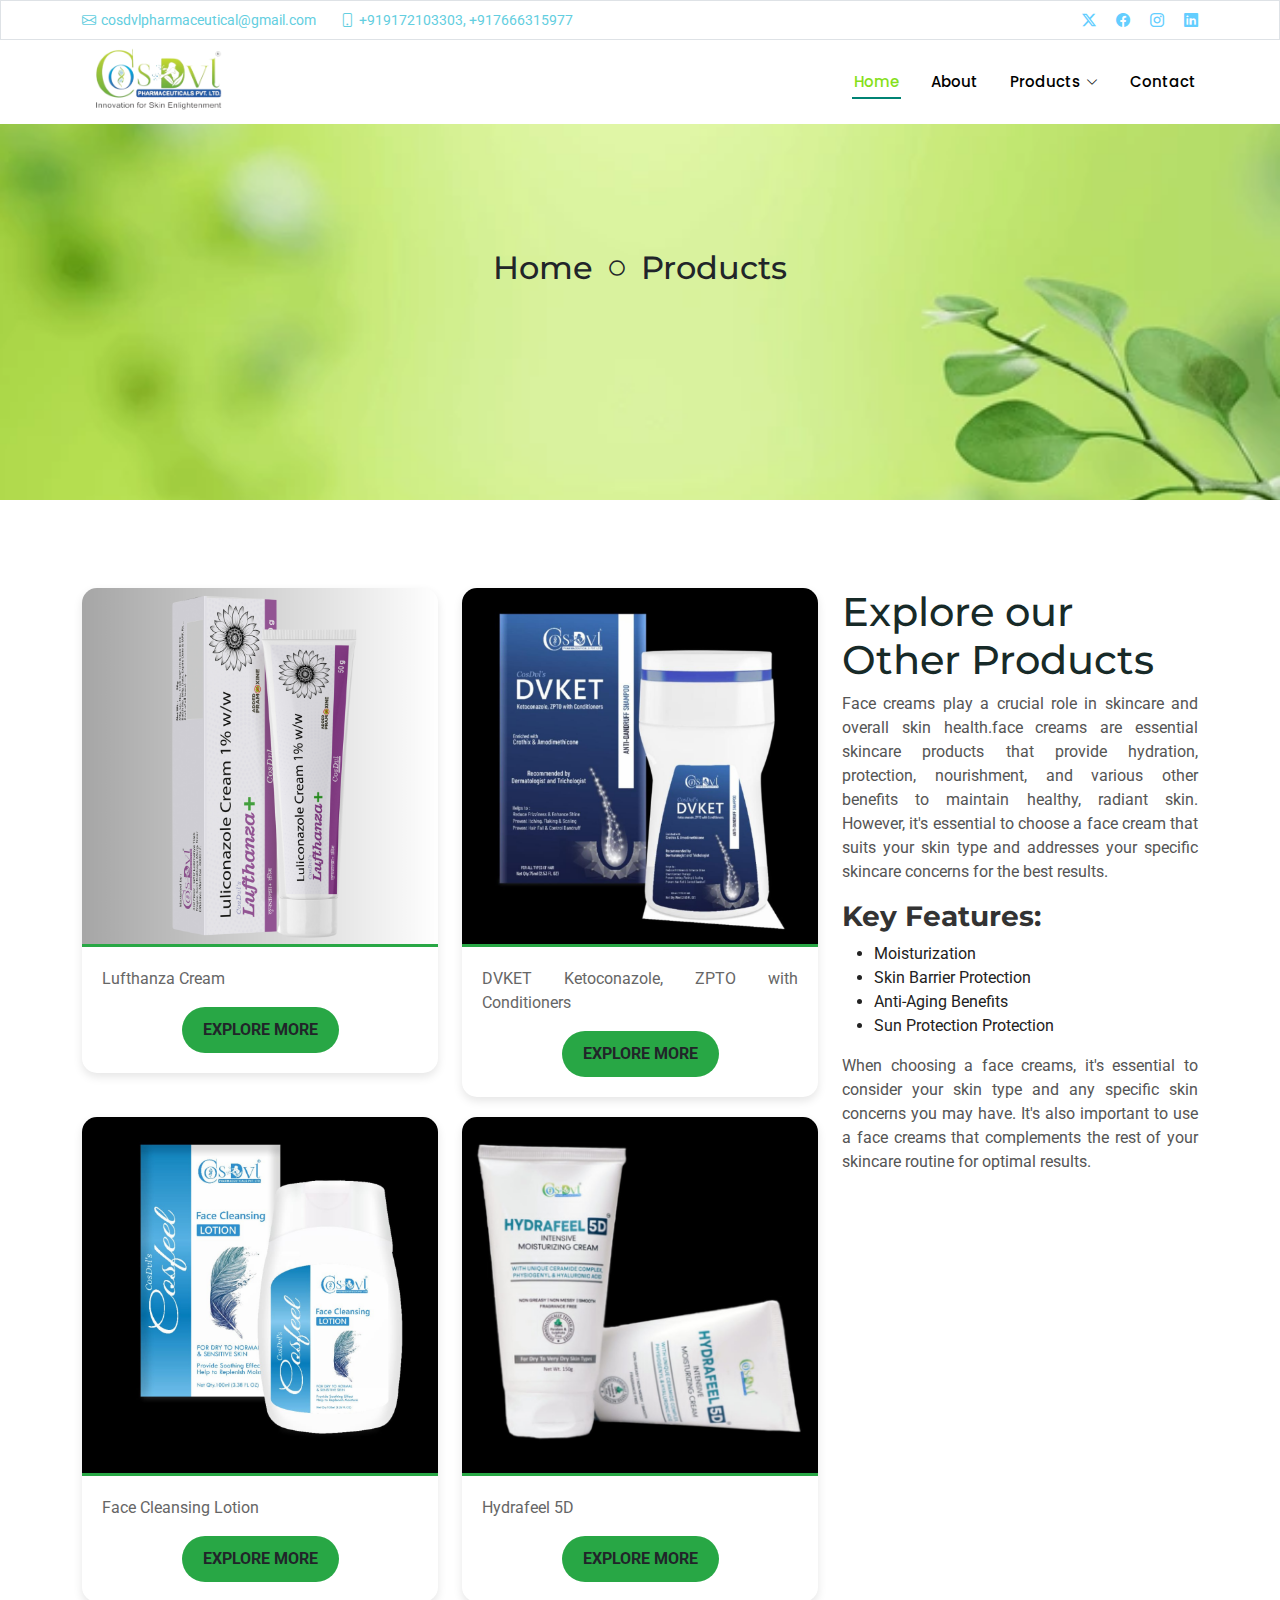
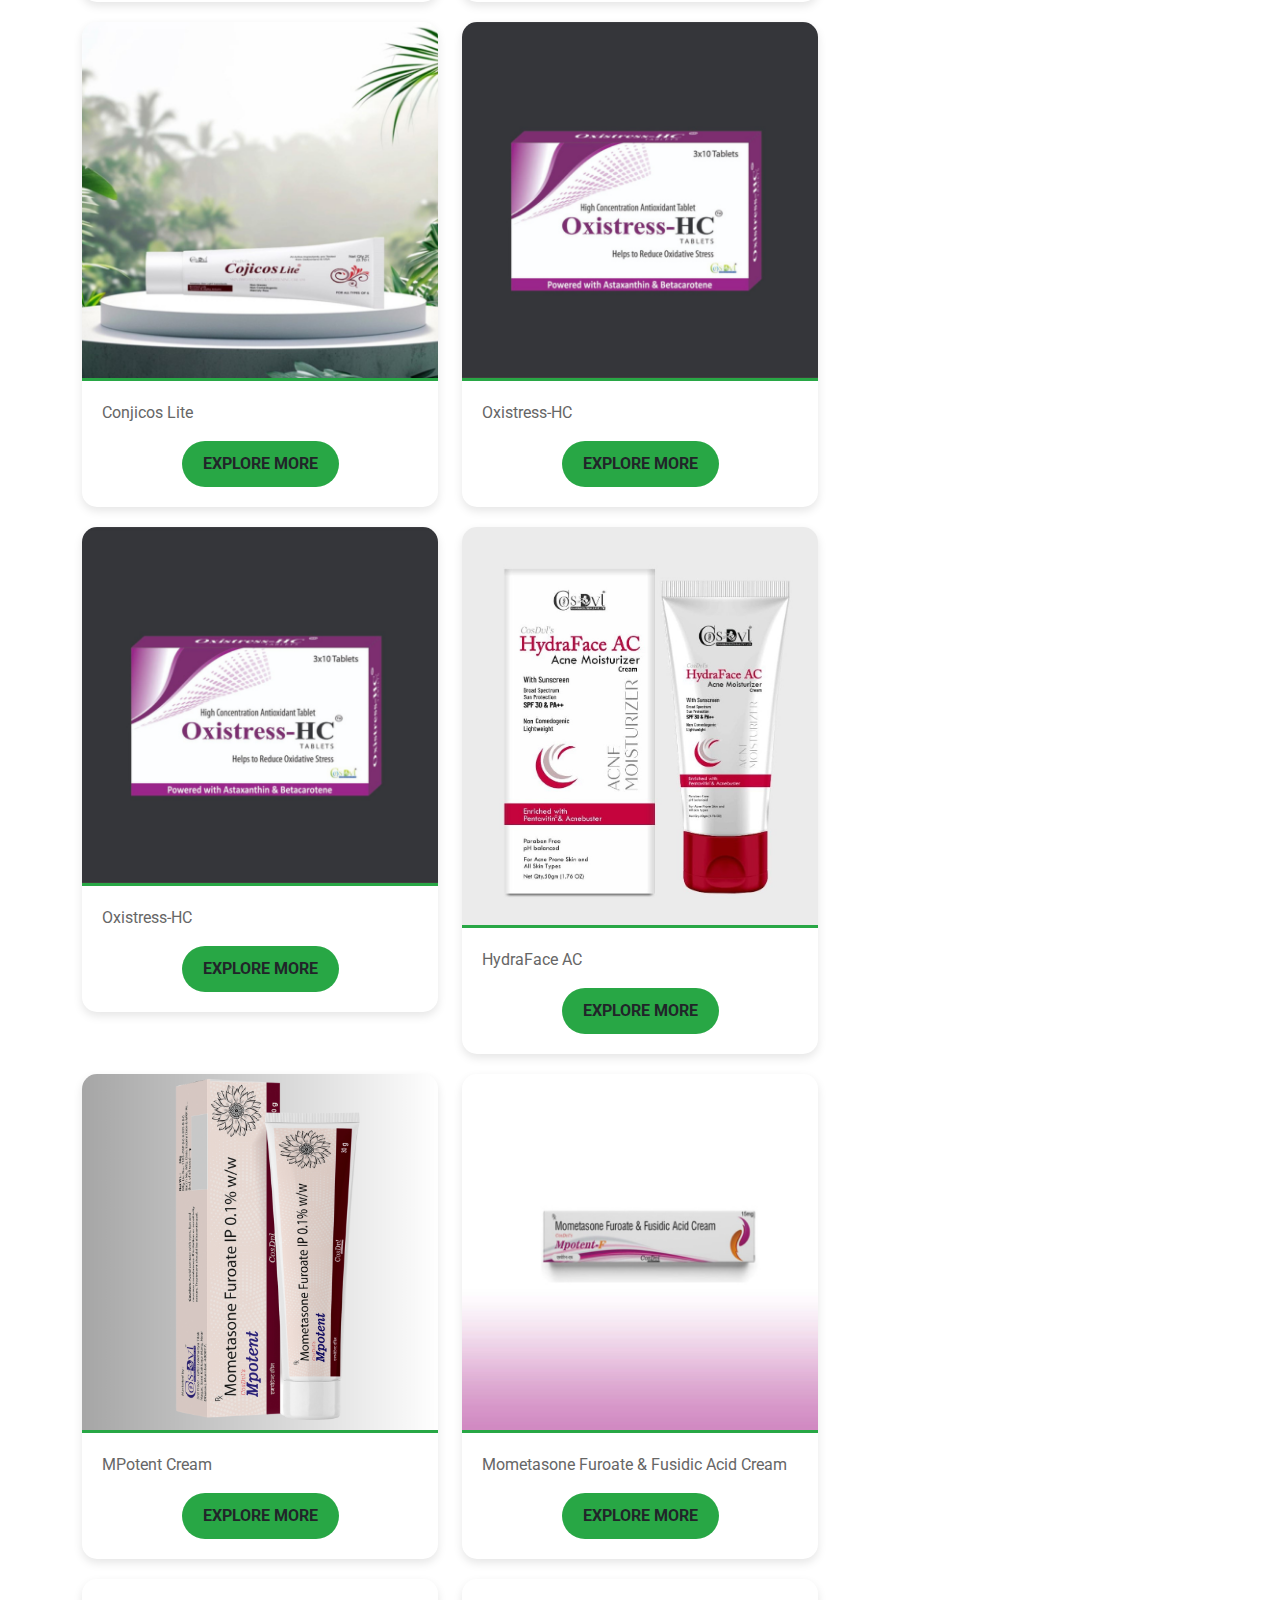
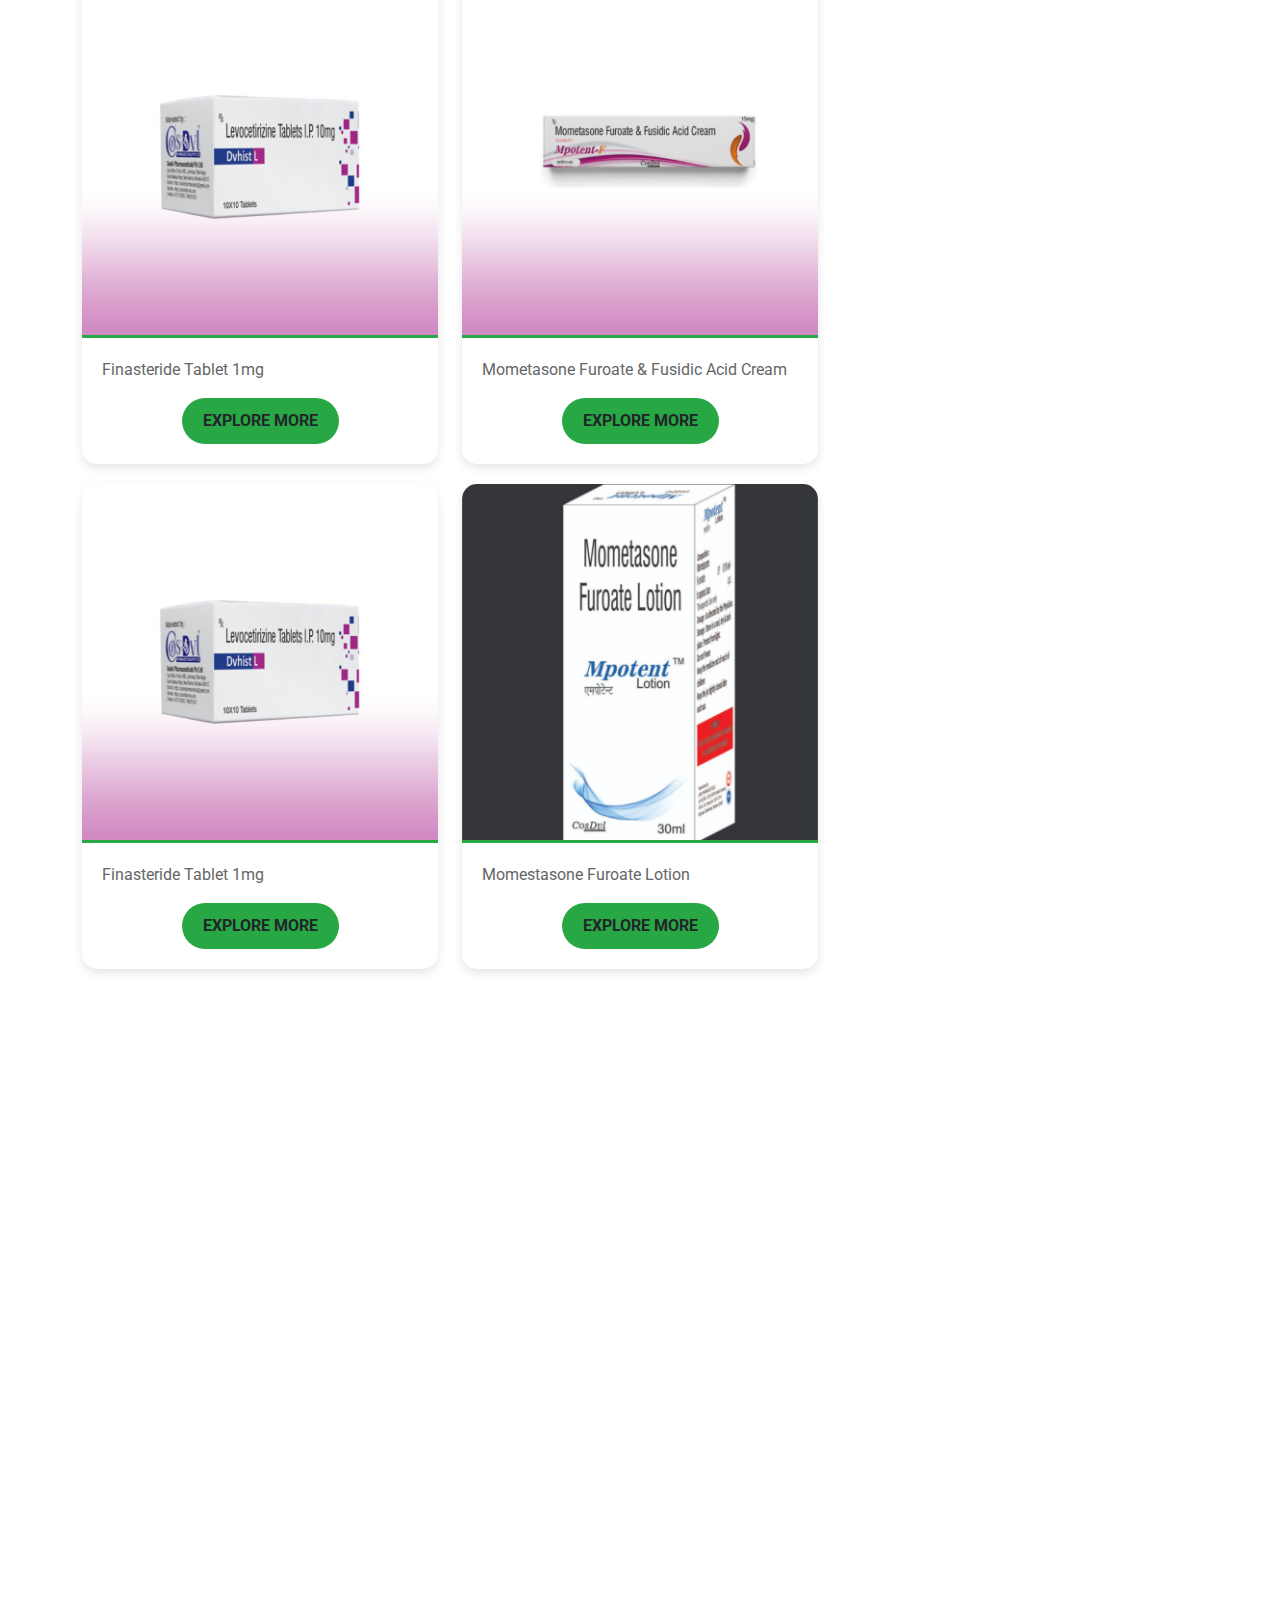
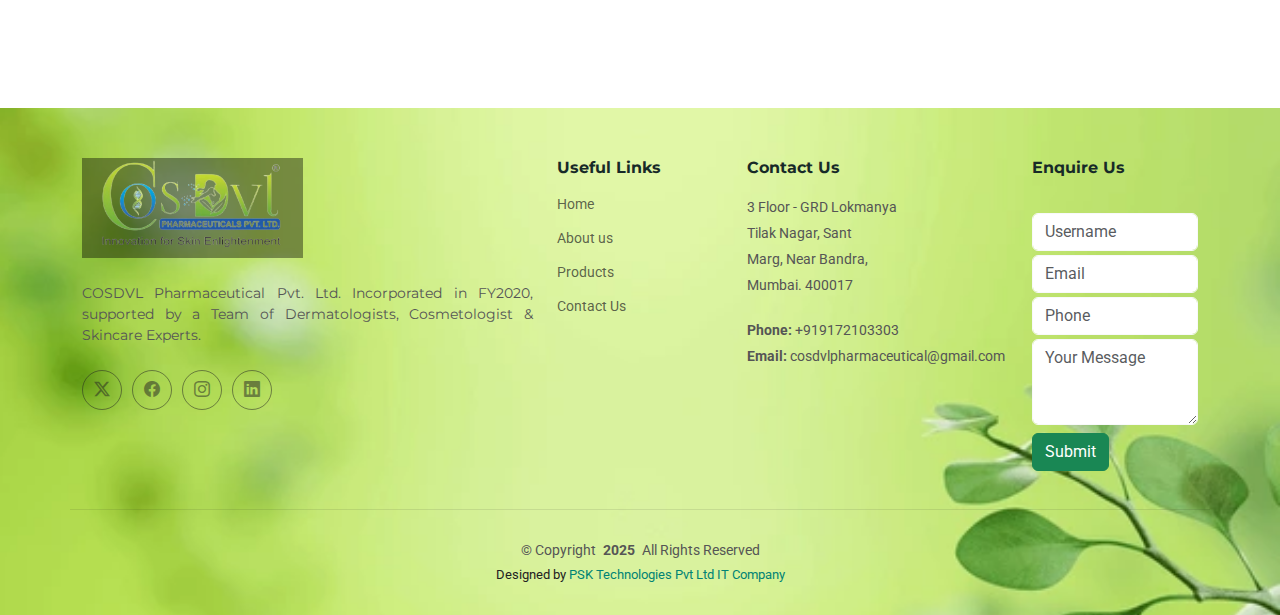
<file: all products.html>
<!DOCTYPE html>
<html lang="en">

<head>
  <meta charset="utf-8">
  <meta content="width=device-width, initial-scale=1.0" name="viewport">
  <title>COSDVL Pharmaceuticals Pvt. Ltd.</title>
  <meta name="description" content="COSDVL Pharmaceutical Pvt. Ltd., founded in 2020, boasts a dedicated team of dermatologists, cosmetologists, and skincare experts.">
  <meta name="keywords" content="Face creames , Facewash ,Shampoos, Hair Treatment, Skin Care, Dermatology solutions, Skin Care Clinic, Cosmetic Products, Skincare Product">

  <!-- Favicons -->
  <link href="assets/img/cosdvl_loader.webp" rel="icon">
  <link href="assets/img/apple-touch-icon.png" rel="apple-touch-icon">

  <!-- Fonts -->
  <link href="https://fonts.googleapis.com" rel="preconnect">
  <link href="https://fonts.gstatic.com" rel="preconnect" crossorigin>
  <link href="https://fonts.googleapis.com/css2?family=Roboto:ital,wght@0,100;0,300;0,400;0,500;0,700;0,900;1,100;1,300;1,400;1,500;1,700;1,900&family=Montserrat:ital,wght@0,100;0,200;0,300;0,400;0,500;0,600;0,700;0,800;0,900;1,100;1,200;1,300;1,400;1,500;1,600;1,700;1,800;1,900&family=Poppins:ital,wght@0,100;0,200;0,300;0,400;0,500;0,600;0,700;0,800;0,900;1,100;1,200;1,300;1,400;1,500;1,600;1,700;1,800;1,900&display=swap" rel="stylesheet">


  <link href="https://cdnjs.cloudflare.com/ajax/libs/font-awesome/5.10.0/css/all.min.css" rel="stylesheet">
  <link rel="stylesheet" href="https://cdn.jsdelivr.net/npm/bootstrap-icons/font/bootstrap-icons.css"> <!-- Bootstrap Icons -->



  <!-- Vendor CSS Files -->
  <link href="assets/vendor/bootstrap/css/bootstrap.min.css" rel="stylesheet">
  <link href="assets/vendor/bootstrap-icons/bootstrap-icons.css" rel="stylesheet">
  <link href="assets/vendor/aos/aos.css" rel="stylesheet">
  <link href="assets/vendor/glightbox/css/glightbox.min.css" rel="stylesheet">
  <link href="assets/vendor/swiper/swiper-bundle.min.css" rel="stylesheet">

  <!-- Main CSS File -->
  <link href="assets/css/main.css" rel="stylesheet">

  <!-- =======================================================
  * Template Name: Impact
  * Template URL: https://bootstrapmade.com/impact-bootstrap-business-website-template/
  * Updated: Aug 07 2024 with Bootstrap v5.3.3
  * Author: BootstrapMade.com
  * License: https://bootstrapmade.com/license/
  ======================================================== -->

  <script type=application/ld+json>
    {
            "@context": "http://schema.org",
            "@type": "Pharmaceutical",
            "name": "COSDVL pharmaceuticals",
            "url": "https://cosdvlpharma.com/",
            "logo": "https://cosdvlpharma.com/img/lgog-65c068a7e19d2.webp", 
            "image": "https://cosdvlpharma.com/img/lgog-65c068a7e19d2.webp", 
            "description": "COSDVL Pharmaceutical Pvt. Ltd., founded in 2020, boasts a dedicated team of dermatologists, cosmetologists, and skincare experts.",
           
    "address": {
      "@type": "PostalAddress",
      "streetAddress": "3 Floor - GRD Lokmanya Tilak Nagar, Sant Kakkaya Marg, Near Bandra, Mumbai. 400017",
      "addressLocality": "Mumbai",
      "addressRegion": "Maharashtra",
      "postalCode": "440017",
      "addressCountry": "India"
      },
    
            
          "sameAs" : [ ""],
             
                  "contactPoint": {
            "@type": "ContactPoint",
            "telephone": +919172103303, +917666315977", 
            "contactType": "customer support"
            }
          }
    </script>
</head>

<body class="index-page">

  <header id="header" class="header fixed-top">

    <div class="topbar d-flex align-items-center border border-bottom-dark">
      <div class="container d-flex justify-content-center justify-content-md-between">
        <div class="contact-info d-flex align-items-center">
          <i class="bi bi-envelope d-flex align-items-center"><a href="mailto:contact@example.com">cosdvlpharmaceutical@gmail.com</a></i>
          <i class="bi bi-phone d-flex align-items-center ms-4"><span>+919172103303, +917666315977</span></i>
        </div>
        <div class="social-links d-none d-md-flex align-items-center">
          <a href="#" class="twitter"><i class="bi bi-twitter-x"></i></a>
          <a href="#" class="facebook"><i class="bi bi-facebook"></i></a>
          <a href="#" class="instagram"><i class="bi bi-instagram"></i></a>
          <a href="#" class="linkedin"><i class="bi bi-linkedin"></i></a>
        </div>
      </div>
    </div><!-- End Top Bar -->

    <div class="branding d-flex align-items-cente">

      <div class="container position-relative d-flex align-items-center justify-content-between">
        <a href="index.html" class="logo d-flex align-items-center">
          <!-- Uncomment the line below if you also wish to use an image logo -->
          <!-- <img src="assets/img/logo.png" alt=""> -->
       <img src="/assets/img/lgog-65c068a7e19d2.webp" alt="Cosdvl Pharma logo">
        </a>

        <nav id="navmenu" class="navmenu">
          <ul>
            <li><a href="index.html" class="active">Home<br></a></li>
            <li><a href="about.html">About</a></li>
       
            <li class="dropdown"><a href="#"><span>Products</span> <i class="bi bi-chevron-down toggle-dropdown"></i></a>
              <ul>
        
                <li><a href="facewash.html">Face Wash</a>
          
                </li>
                <li><a href="shampoo.html">Shampoos</a></li>
                <li><a href="facecream.html">Face Creams</a></li>
                <li><a href="all products.html">All Products</a></li>
              </ul>
            </li>
            <li><a href="contact.html">Contact</a></li>
          </ul>
          <i class="mobile-nav-toggle d-xl-none bi bi-list"></i>
        </nav>

      </div>

    </div>


  </header>
  <div class="jumbotron jumbotron-fluid bg-jumbotron" style="margin-bottom: 40px; background-image: url(/assets/img/wooden-product-display-podium-blurred-600nw-2185322147.webp);background-repeat: no-repeat;background-size: cover;height: 500px;">
    <div class="container text-center py-5">
        <h3 class="text-dark display-3 mb-4">Products</h3>
        <div class="d-inline-flex align-items-center text-dark" style="text-align: center;margin-top: 100px;">
            <h2 class="m-0"><a class="text-dark" href="">Home</a></h2>
            <i class="far fa-circle px-3 text-dark"></i>
            <h2 class="m-0 text-dark">Products</h2>
        </div>
    </div>
</div>


<div class="container py-5">
  <div class="row">
      <div class="col-md-8 mb-3">
          <div class="row">
              <!-- 6 Rows with 2 Products Each -->
              <div class=" col-md-6">
                  <div class="product-card">
                      <img src="assets/img/pc1.webp" alt="Skin Brightening Cream">
                      <div class="product-info">
                  
                          <p>Lufthanza Cream</p>
                          <a href="#" class="btn explore-btn ">Explore More</a>
                      </div>
                  </div>
              </div>
              <div class="col-md-6">
                  <div class="product-card">
                      <img src="assets/img/b6.webp" alt="Lightweight & Nourishing Serum">
                      <div class="product-info">
                        
                          <p>DVKET Ketoconazole, ZPTO with Conditioners</p>
                          <a href="#" class="btn explore-btn ">Explore More</a>
                      </div>
                  </div>
              </div>
              <div class="col-md-6">
                  <div class="product-card">
                      <img src="assets/img/b8.webp" alt="Anti-Hair Fall Shampoo">
                      <div class="product-info">
                          <p>Face Cleansing Lotion</p>
                          <a href="#" class="btn explore-btn ">Explore More</a>
                      </div>
                  </div>
              </div>
              <div class="col-md-6">
                  <div class="product-card">
                      <img src="assets/img/hydrafeel.png" alt="Deep Skin Nourishment & Repair, Daily Moisturizer for All Skin Types, Long-Lasting 24-Hour Moisturization">
                      <div class="product-info">
                        
                          <p>Hydrafeel 5D</p>
                          <a href="#" class="btn explore-btn">Explore More</a>
                      </div>
                  </div>
              </div>
              <div class="col-md-6">
                  <div class="product-card">
                      <img src="assets/img/conjicos.png" alt="Dermatologist-Approved Daily Care, Fades Dark Spots & Evens Skin Tone">
                      <div class="product-info">
                        
                          <p>Conjicos Lite</p>
                          <a href="#" class="btn explore-btn">Explore More</a>
                      </div>
                  </div>
              </div>
              <div class="col-md-6">
                  <div class="product-card">
                      <img src="assets/img/oxistress.png" alt="Powerful Antioxidant & Immunity Booster, Essential Vitamins & Minerals for Wellness">
                      <div class="product-info">
                        
                          <p>Oxistress-HC</p>
                          <a href="#" class="btn explore-btn">Explore More</a>
                      </div>
                  </div>
              </div>
              <div class="col-md-6">
                  <div class="product-card">
                      <img src="assets/img/oxistress.png" alt="Powerful Antioxidant & Immunity Booster, Essential Vitamins & Minerals for Wellness">
                      <div class="product-info">
                        
                          <p>Oxistress-HC</p>
                          <a href="#" class="btn explore-btn">Explore More</a>
                      </div>
                  </div>
              </div>
              <div class="col-md-6">
                  <div class="product-card">
                      <img src="assets/img/facemoisturizer.jpg" alt="Lightweight Hydration, Acne Control, Oil-Control & Skin Repair Moisturizer">
                      <div class="product-info">
                        
                          <p>HydraFace AC</p>
                          <a href="#" class="btn explore-btn">Explore More</a>
                      </div>
                  </div>
              </div>
              <div class="col-md-6">
                  <div class="product-card">
                      <img src="assets/img/pc2.webp" alt="Dermatologist-Recommended Skin Formula, Non-Irritating & Safe for Sensitive Skin">
                      <div class="product-info">
                        
                          <p>MPotent Cream</p>
                          <a href="#" class="btn explore-btn">Explore More</a>
                      </div>
                  </div>
              </div>
              <div class="col-md-6">
                  <div class="product-card">
                      <img src="assets/img/Mometasone.png" alt="Effective Treatment for Skin Infections, Advanced Skin Infection Protection">
                      <div class="product-info">
                        
                          <p>Mometasone Furoate & Fusidic Acid Cream</p>
                          <a href="#" class="btn explore-btn">Explore More</a>
                      </div>
                  </div>
              </div>
              <div class="col-md-6">
                  <div class="product-card">
                      <img src="assets/img/dvhistl.png" alt="Finasteride 1mg for Hair Regrowth, Doctor-Recommended Hair Treatment">
                      <div class="product-info">
                        
                          <p>Finasteride Tablet 1mg</p>
                          <a href="#" class="btn explore-btn">Explore More</a>
                      </div>
                  </div>
              </div>
              <div class="col-md-6">
                  <div class="product-card">
                      <img src="assets/img/Mometasone.png" alt="Mometasone Furoate for Soothing Relief, Fast-Absorbing, Lightweight Formula">
                      <div class="product-info">
                        
                          <p>Mometasone Furoate & Fusidic Acid Cream</p>
                          <a href="#" class="btn explore-btn">Explore More</a>
                      </div>
                  </div>
              </div>
              <div class="col-md-6">
                  <div class="product-card">
                      <img src="assets/img/dvhistl.png" alt="Finasteride 1mg for Hair Regrowth, Doctor-Recommended Hair Treatment">
                      <div class="product-info">
                        
                          <p> Finasteride Tablet 1mg </p>
                          <a href="#" class="btn explore-btn">Explore More</a>
                      </div>
                  </div>
              </div>
              <div class="col-md-6">
                  <div class="product-card">
                      <img src="assets/img/mpotentother.png" alt="Mometasone Furoate for Soothing Relief, Fast-Absorbing, Lightweight Formula">
                      <div class="product-info">
                        
                          <p>Momestasone Furoate Lotion </p>
                          <a href="#" class="btn explore-btn">Explore More</a>
                      </div>
                  </div>
              </div>
          </div>
      </div>
      <div class="col-md-4">
          <div class="text-section">
              <div class="text-block">
                  <h1>Explore our Other Products</h1>
            
             
                  <p>Face creams play a crucial role in skincare and overall skin health.face creams are essential skincare products that provide hydration, protection, nourishment, and various other benefits to maintain healthy, radiant skin. However, it's essential to choose a face cream that suits your skin type and addresses your specific skincare concerns for the best results.</p>
         
                  <h3>Key Features:</h3>
                  <ul class="features">
                      <li>Moisturization
                      </li>
                      <li>Skin Barrier Protection
                      </li>
                      <li>Anti-Aging Benefits
                      </li>
                      <li>Sun Protection Protection</li>
                 
                  </ul>
           
                  <p>When choosing a face creams, it's essential to consider your skin type and any specific skin concerns you may have. It's also important to use a face creams that complements the rest of your skincare routine for optimal results.</p>
              </div>
          </div>
      </div>
  </div>
</div>





 <!-- Testimonials Section -->
 <section id="testimonials" class="testimonials section">

    <!-- Section Title -->
    <div class="container section-title" data-aos="fade-up">
      <h2>Our Product Categories
      </h2>
      <p class="text-center">Experienced Personalized Tailors Made Unique Skincare Products</p>
    </div><!-- End Section Title -->

    <div class="container" data-aos="fade-up" data-aos-delay="100">

      <div class="swiper init-swiper">
        <script type="application/json" class="swiper-config">
          {
            "loop": true,
            "speed": 600,
            "autoplay": {
              "delay": 5000
            },
            "slidesPerView": "auto",
            "pagination": {
              "el": ".swiper-pagination",
              "type": "bullets",
              "clickable": true
            },
            "breakpoints": {
              "320": {
                "slidesPerView": 1,
                "spaceBetween": 40
              },
              "1200": {
                "slidesPerView": 3,
                "spaceBetween": 10
              }
            }
          }
        </script>
        <div class="swiper-wrapper">

          <div class="swiper-slide">
            <div class="testimonial-item">
              <img src="assets/img/5-ezgif.com-webp-to-jpg-converter.jpg" class="testimonial-img" alt="Oil Control Face Wash">
            
        
            </div>
          </div><!-- End testimonial item -->

          <div class="swiper-slide">
            <div class="testimonial-item">
              <img src="assets/img/3-ezgif.com-webp-to-jpg-converter.jpg" class="testimonial-img" alt="Anti-Aging Face Cream">
              
            </div>
          </div><!-- End testimonial item -->

          <div class="swiper-slide">
            <div class="testimonial-item">
              <img src="assets/img/4-ezgif.com-webp-to-jpg-converter.jpg" class="testimonial-img" alt="Anti-Aging Face Cream">
            
            </div>
          </div><!-- End testimonial item -->

          <div class="swiper-slide">
            <div class="testimonial-item">
              <img src="assets/img/facewash-65c068a1c80bd-ezgif.com-webp-to-jpg-converter.jpg" class="testimonial-img" alt="Deep Moisturizing Body Lotion">
          
            </div>
          </div><!-- End testimonial item -->

          <div class="swiper-slide">
            <div class="testimonial-item">
              <img src="assets/img/2-ezgif.com-webp-to-jpg-converter.jpg" class="testimonial-img" alt="Brightening Face Scrub">
             
            </div>
          </div><!-- End testimonial item -->

          <div class="swiper-slide">
            <div class="testimonial-item">
              <img src="assets/img/71-ezgif.com-webp-to-jpg-converter.jpg" class="testimonial-img" alt="Natural Herbal Face Cream">
             
            </div>
          </div>

          <div class="swiper-slide">
            <div class="testimonial-item">
              <img src="assets/img/6-ezgif.com-webp-to-jpg-converter.jpg" class="testimonial-img" alt="Dandruff Control Shampoo">
             
            </div>
          </div>
        </div>
        <div class="swiper-pagination"></div>
      </div>

    </div>

  </section><!-- /Testimonials Section -->







<footer id="footer" class="footer" >

    <div class="container footer-top" >
      <div class="row gy-4">
        <div class="col-lg-5 col-md-12 footer-about">
          <a href="index.html" class="logo d-flex align-items-center">
           <img src="assets/img/lgog-65c068a7e19d2.webp" alt="Pharmacutical Company logo" >
           
            
          </a>
          <p>COSDVL Pharmaceutical Pvt. Ltd. Incorporated in FY2020, supported by a Team of Dermatologists, Cosmetologist & Skincare Experts.</p>
          <div class="social-links d-flex mt-4">
            <a href=""><i class="bi bi-twitter-x"></i></a>
            <a href=""><i class="bi bi-facebook"></i></a>
            <a href=""><i class="bi bi-instagram"></i></a>
            <a href=""><i class="bi bi-linkedin"></i></a>
          </div>
        </div>

        <div class="col-lg-2 col-6 footer-links">
          <h4>Useful Links</h4>
          <ul>
            <li><a href="#">Home</a></li>
            <li><a href="#">About us</a></li>
            <li><a href="#">Products</a></li>
            <li><a href="#">Contact Us</a></li>
         
          </ul>
        </div>

        <div class="col-lg-3 col-md-12 footer-contact text-center text-md-start">
          <h4>Contact Us</h4>
         <p>3 Floor - GRD Lokmanya</p>
         <p>Tilak Nagar, Sant </p>
         <p> Marg, Near Bandra,</p>
         <p> Mumbai. 400017</p>
          <p class="mt-4"><strong>Phone:</strong> <span>+919172103303</span></p>
          <p><strong>Email:</strong> <span>cosdvlpharmaceutical@gmail.com</span></p>
        </div>


        <div class="col-lg-2 col-6 footer-links">
          <h4 class=" mb-4">Enquire Us</h4>
          <form>
              <div class="form-group">
                  <input type="text" class="form-control border-light mb-1" placeholder="Username" required="required">
              </div>
              <div class="form-group">
                  <input type="email" class="form-control border-light mb-1" placeholder="Email" required="required">
              </div>
              <div class="form-group">
                  <input type="text" class="form-control border-light mb-1" placeholder="Phone" required="required">
              </div>
              <div class="form-group">
                  <textarea class="form-control border-light mb-2" rows="3" placeholder="Your Message" required="required"></textarea>
              </div>
              <div>
                  <button class="btn btn-success btn-block" type="submit">Submit</button>
              </div>
          </form>
        </div>

       

      </div>
    </div>

    <div class="container copyright text-center mt-2">
      <p class="text-center">© <span>Copyright</span> <strong class="px-1 sitename">2025</strong> <span>All Rights Reserved</span></p>
      <div class="credits">
        <!-- All the links in the footer should remain intact. -->
        <!-- You can delete the links only if you've purchased the pro version. -->
        <!-- Licensing information: https://bootstrapmade.com/license/ -->
        <!-- Purchase the pro version with working PHP/AJAX contact form: [buy-url] -->
        Designed by <a href="https://pskitservices.com/">PSK Technologies Pvt Ltd IT Company</a>
      </div>
    </div>

  </footer>

  <!-- Scroll Top -->
  <a href="#" id="scroll-top" class="scroll-top d-flex align-items-center justify-content-center"><i class="bi bi-arrow-up-short"></i></a>

  <!-- Preloader -->
  <div id="preloader"></div>

  <!-- Vendor JS Files -->
  <script src="assets/vendor/bootstrap/js/bootstrap.bundle.min.js"></script>
  <script src="assets/vendor/php-email-form/validate.js"></script>
  <script src="assets/vendor/aos/aos.js"></script>
  <script src="assets/vendor/glightbox/js/glightbox.min.js"></script>
  <script src="assets/vendor/swiper/swiper-bundle.min.js"></script>
  <script src="assets/vendor/purecounter/purecounter_vanilla.js"></script>
  <script src="assets/vendor/imagesloaded/imagesloaded.pkgd.min.js"></script>
  <script src="assets/vendor/isotope-layout/isotope.pkgd.min.js"></script>

  <!-- Main JS File -->
  <script src="assets/js/main.js"></script>

</body>
</html>
</file>
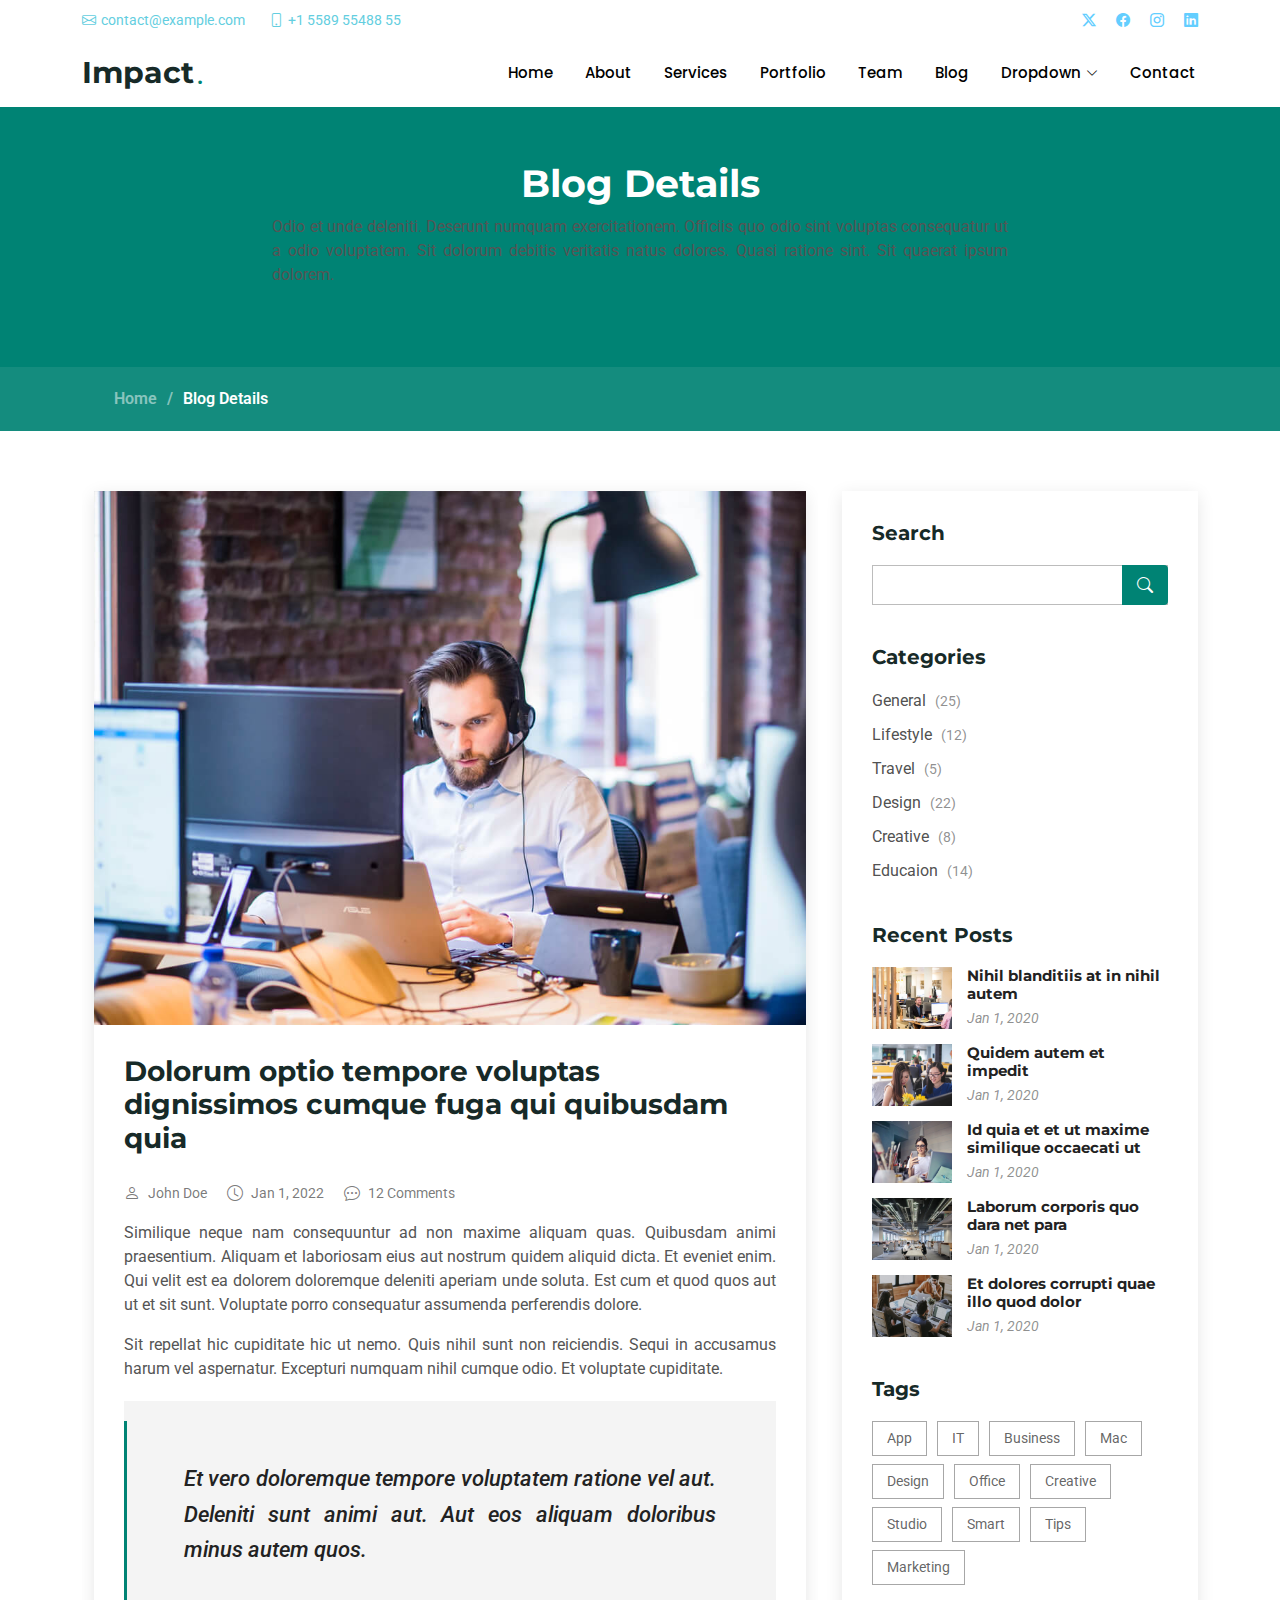
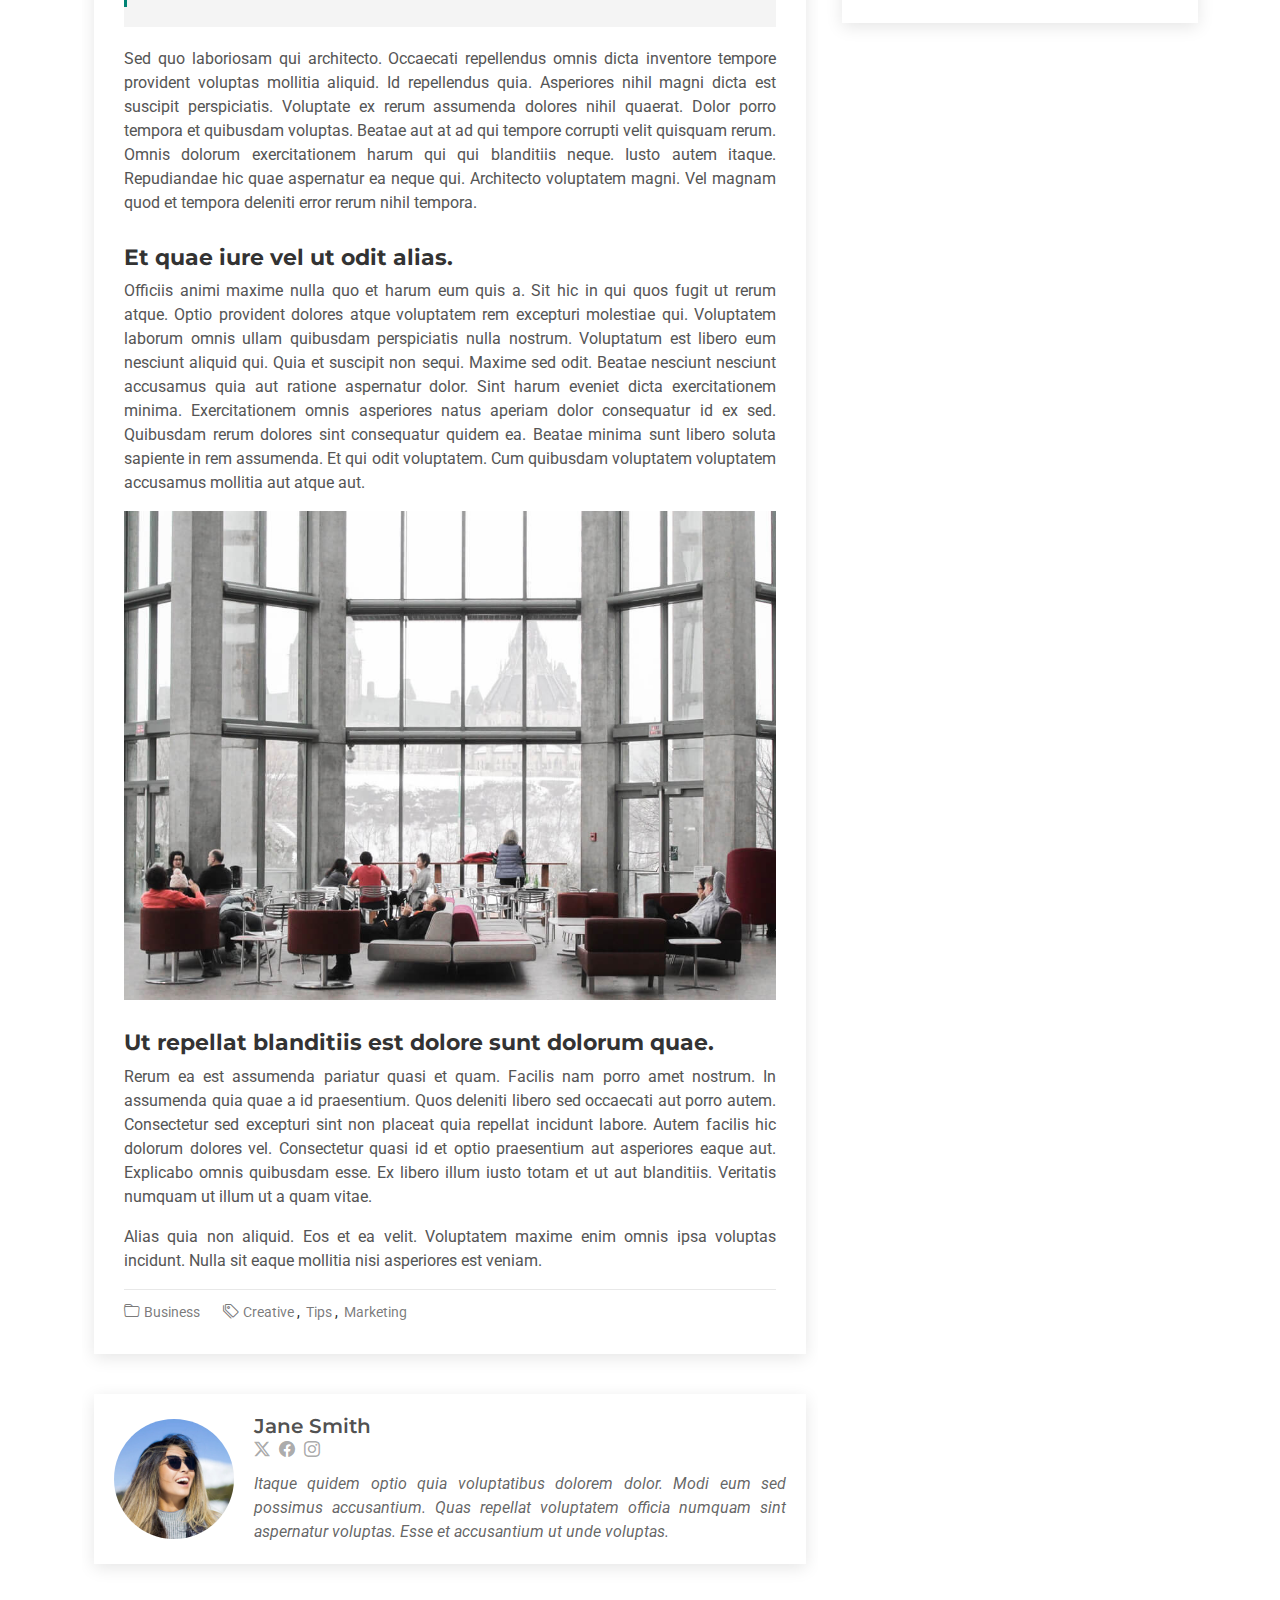
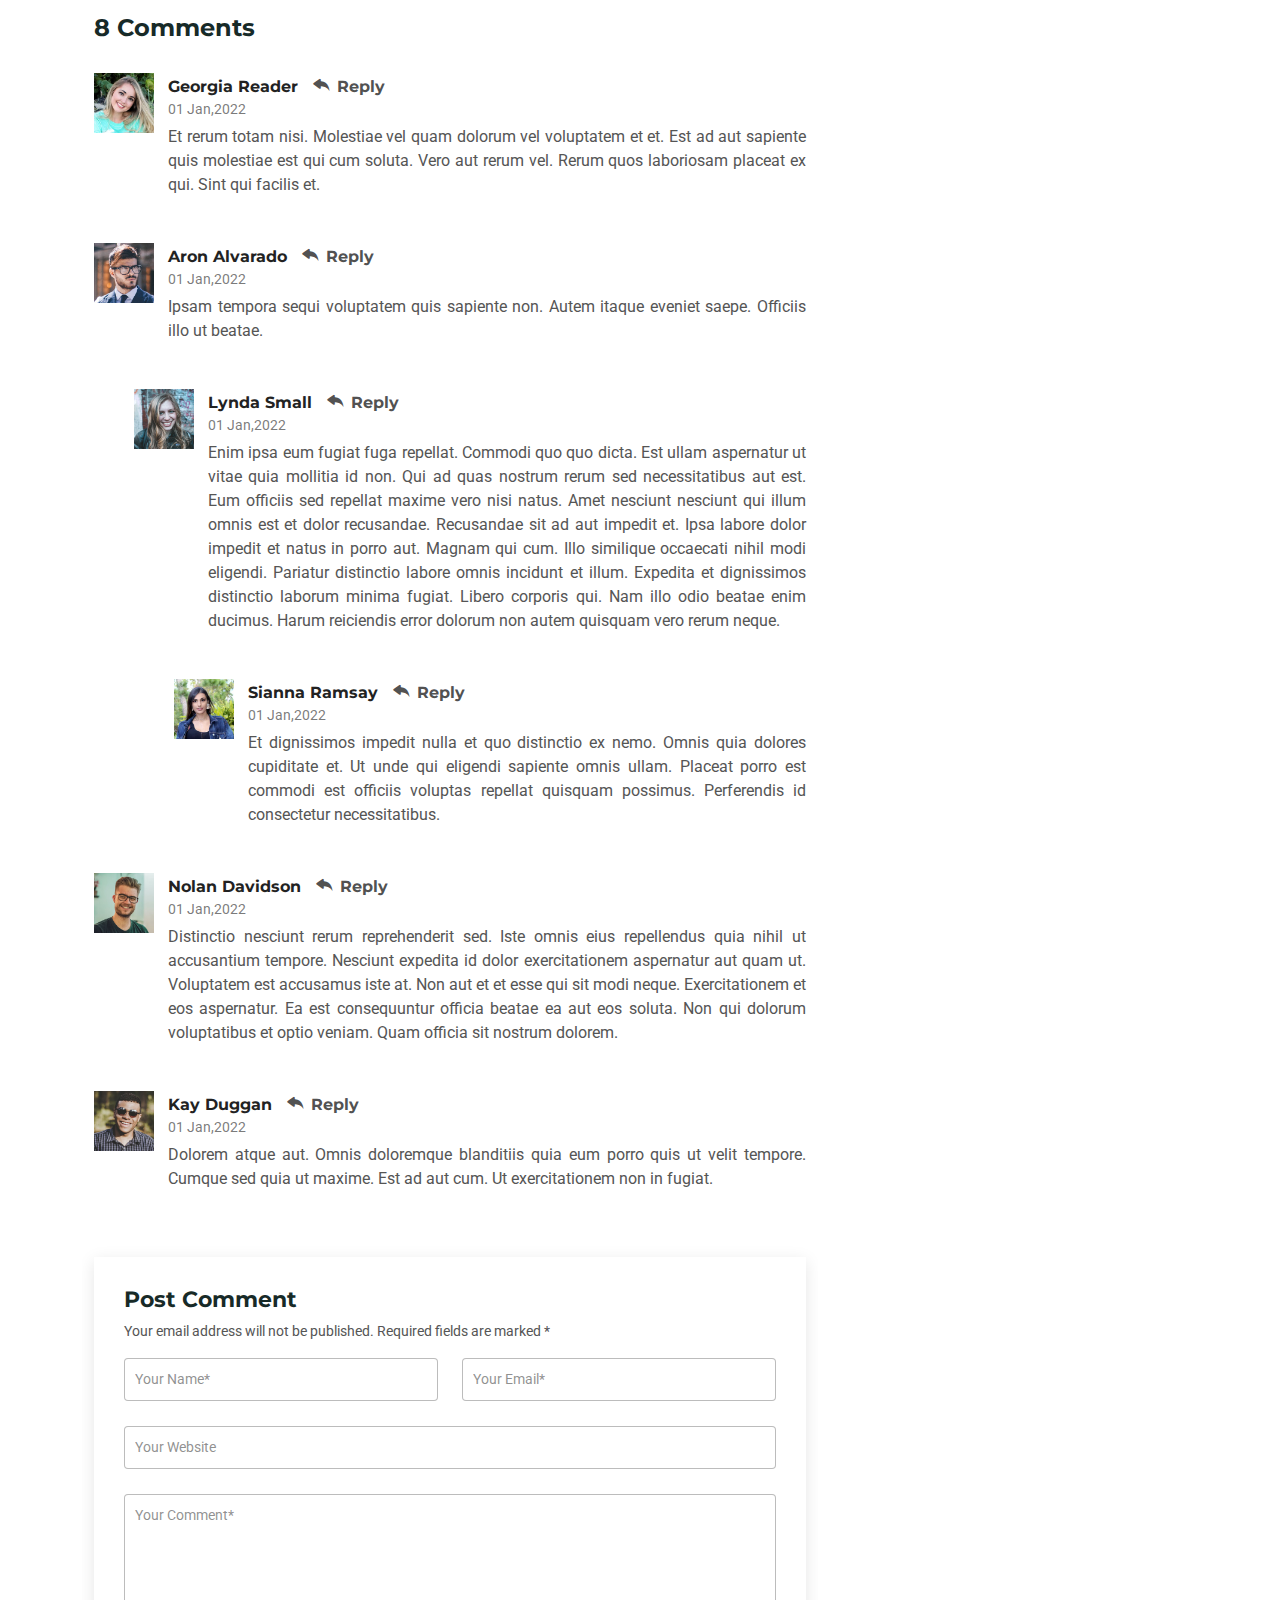
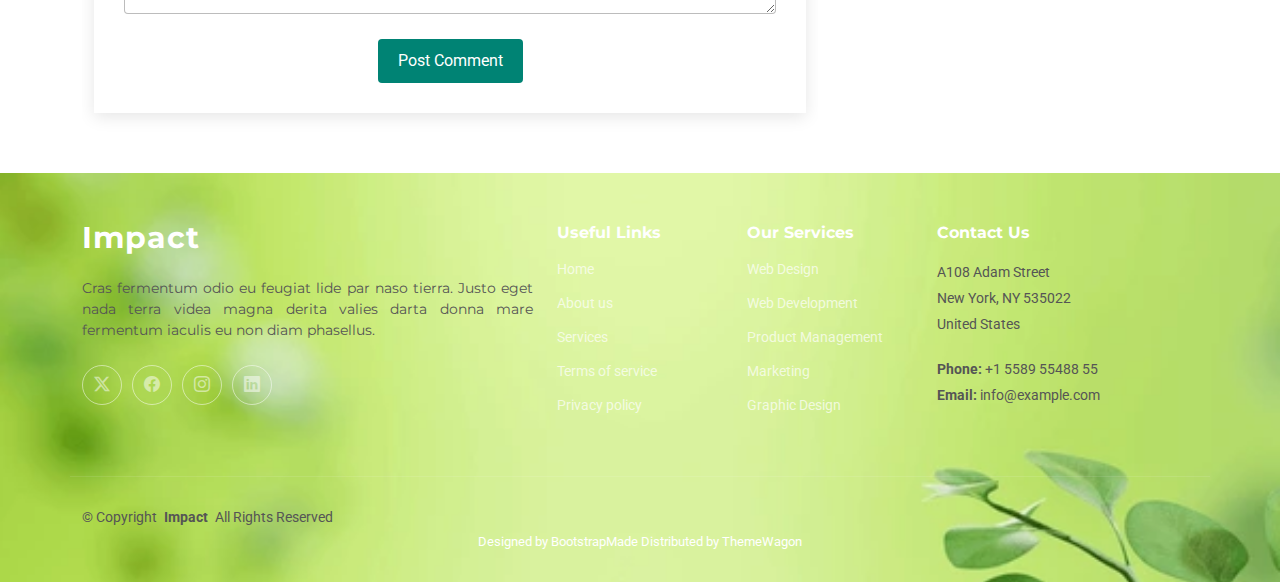
<file: blog-details.html>
<!DOCTYPE html>
<html lang="en">

<head>
  <meta charset="utf-8">
  <meta content="width=device-width, initial-scale=1.0" name="viewport">
  <title>Blog Details - Impact Bootstrap Template</title>
  <meta name="description" content="">
  <meta name="keywords" content="">

  <!-- Favicons -->
  <link href="assets/img/favicon.png" rel="icon">
  <link href="assets/img/apple-touch-icon.png" rel="apple-touch-icon">

  <!-- Fonts -->
  <link href="https://fonts.googleapis.com" rel="preconnect">
  <link href="https://fonts.gstatic.com" rel="preconnect" crossorigin>
  <link href="https://fonts.googleapis.com/css2?family=Roboto:ital,wght@0,100;0,300;0,400;0,500;0,700;0,900;1,100;1,300;1,400;1,500;1,700;1,900&family=Montserrat:ital,wght@0,100;0,200;0,300;0,400;0,500;0,600;0,700;0,800;0,900;1,100;1,200;1,300;1,400;1,500;1,600;1,700;1,800;1,900&family=Poppins:ital,wght@0,100;0,200;0,300;0,400;0,500;0,600;0,700;0,800;0,900;1,100;1,200;1,300;1,400;1,500;1,600;1,700;1,800;1,900&display=swap" rel="stylesheet">

  <!-- Vendor CSS Files -->
  <link href="assets/vendor/bootstrap/css/bootstrap.min.css" rel="stylesheet">
  <link href="assets/vendor/bootstrap-icons/bootstrap-icons.css" rel="stylesheet">
  <link href="assets/vendor/aos/aos.css" rel="stylesheet">
  <link href="assets/vendor/glightbox/css/glightbox.min.css" rel="stylesheet">
  <link href="assets/vendor/swiper/swiper-bundle.min.css" rel="stylesheet">

  <!-- Main CSS File -->
  <link href="assets/css/main.css" rel="stylesheet">

  <!-- =======================================================
  * Template Name: Impact
  * Template URL: https://bootstrapmade.com/impact-bootstrap-business-website-template/
  * Updated: Aug 07 2024 with Bootstrap v5.3.3
  * Author: BootstrapMade.com
  * License: https://bootstrapmade.com/license/
  ======================================================== -->
</head>

<body class="blog-details-page">

  <header id="header" class="header fixed-top">

    <div class="topbar d-flex align-items-center">
      <div class="container d-flex justify-content-center justify-content-md-between">
        <div class="contact-info d-flex align-items-center">
          <i class="bi bi-envelope d-flex align-items-center"><a href="mailto:contact@example.com">contact@example.com</a></i>
          <i class="bi bi-phone d-flex align-items-center ms-4"><span>+1 5589 55488 55</span></i>
        </div>
        <div class="social-links d-none d-md-flex align-items-center">
          <a href="#" class="twitter"><i class="bi bi-twitter-x"></i></a>
          <a href="#" class="facebook"><i class="bi bi-facebook"></i></a>
          <a href="#" class="instagram"><i class="bi bi-instagram"></i></a>
          <a href="#" class="linkedin"><i class="bi bi-linkedin"></i></a>
        </div>
      </div>
    </div><!-- End Top Bar -->

    <div class="branding d-flex align-items-cente">

      <div class="container position-relative d-flex align-items-center justify-content-between">
        <a href="index.html" class="logo d-flex align-items-center">
          <!-- Uncomment the line below if you also wish to use an image logo -->
          <!-- <img src="assets/img/logo.png" alt=""> -->
          <h1 class="sitename">Impact</h1>
          <span>.</span>
        </a>

        <nav id="navmenu" class="navmenu">
          <ul>
            <li><a href="#hero">Home<br></a></li>
            <li><a href="#about">About</a></li>
            <li><a href="#services">Services</a></li>
            <li><a href="#portfolio">Portfolio</a></li>
            <li><a href="#team">Team</a></li>
            <li><a href="blog.html">Blog</a></li>
            <li class="dropdown"><a href="#"><span>Dropdown</span> <i class="bi bi-chevron-down toggle-dropdown"></i></a>
              <ul>
                <li><a href="#">Dropdown 1</a></li>
                <li class="dropdown"><a href="#"><span>Deep Dropdown</span> <i class="bi bi-chevron-down toggle-dropdown"></i></a>
                  <ul>
                    <li><a href="#">Deep Dropdown 1</a></li>
                    <li><a href="#">Deep Dropdown 2</a></li>
                    <li><a href="#">Deep Dropdown 3</a></li>
                    <li><a href="#">Deep Dropdown 4</a></li>
                    <li><a href="#">Deep Dropdown 5</a></li>
                  </ul>
                </li>
                <li><a href="#">Dropdown 2</a></li>
                <li><a href="#">Dropdown 3</a></li>
                <li><a href="#">Dropdown 4</a></li>
              </ul>
            </li>
            <li><a href="#contact">Contact</a></li>
          </ul>
          <i class="mobile-nav-toggle d-xl-none bi bi-list"></i>
        </nav>

      </div>

    </div>

  </header>

  <main class="main">

    <!-- Page Title -->
    <div class="page-title">
      <div class="heading">
        <div class="container">
          <div class="row d-flex justify-content-center text-center">
            <div class="col-lg-8">
              <h1>Blog Details</h1>
              <p class="mb-0">Odio et unde deleniti. Deserunt numquam exercitationem. Officiis quo odio sint voluptas consequatur ut a odio voluptatem. Sit dolorum debitis veritatis natus dolores. Quasi ratione sint. Sit quaerat ipsum dolorem.</p>
            </div>
          </div>
        </div>
      </div>
      <nav class="breadcrumbs">
        <div class="container">
          <ol>
            <li><a href="index.html">Home</a></li>
            <li class="current">Blog Details</li>
          </ol>
        </div>
      </nav>
    </div><!-- End Page Title -->

    <div class="container">
      <div class="row">

        <div class="col-lg-8">

          <!-- Blog Details Section -->
          <section id="blog-details" class="blog-details section">
            <div class="container">

              <article class="article">

                <div class="post-img">
                  <img src="assets/img/blog/blog-1.jpg" alt="" class="img-fluid">
                </div>

                <h2 class="title">Dolorum optio tempore voluptas dignissimos cumque fuga qui quibusdam quia</h2>

                <div class="meta-top">
                  <ul>
                    <li class="d-flex align-items-center"><i class="bi bi-person"></i> <a href="blog-details.html">John Doe</a></li>
                    <li class="d-flex align-items-center"><i class="bi bi-clock"></i> <a href="blog-details.html"><time datetime="2020-01-01">Jan 1, 2022</time></a></li>
                    <li class="d-flex align-items-center"><i class="bi bi-chat-dots"></i> <a href="blog-details.html">12 Comments</a></li>
                  </ul>
                </div><!-- End meta top -->

                <div class="content">
                  <p>
                    Similique neque nam consequuntur ad non maxime aliquam quas. Quibusdam animi praesentium. Aliquam et laboriosam eius aut nostrum quidem aliquid dicta.
                    Et eveniet enim. Qui velit est ea dolorem doloremque deleniti aperiam unde soluta. Est cum et quod quos aut ut et sit sunt. Voluptate porro consequatur assumenda perferendis dolore.
                  </p>

                  <p>
                    Sit repellat hic cupiditate hic ut nemo. Quis nihil sunt non reiciendis. Sequi in accusamus harum vel aspernatur. Excepturi numquam nihil cumque odio. Et voluptate cupiditate.
                  </p>

                  <blockquote>
                    <p>
                      Et vero doloremque tempore voluptatem ratione vel aut. Deleniti sunt animi aut. Aut eos aliquam doloribus minus autem quos.
                    </p>
                  </blockquote>

                  <p>
                    Sed quo laboriosam qui architecto. Occaecati repellendus omnis dicta inventore tempore provident voluptas mollitia aliquid. Id repellendus quia. Asperiores nihil magni dicta est suscipit perspiciatis. Voluptate ex rerum assumenda dolores nihil quaerat.
                    Dolor porro tempora et quibusdam voluptas. Beatae aut at ad qui tempore corrupti velit quisquam rerum. Omnis dolorum exercitationem harum qui qui blanditiis neque.
                    Iusto autem itaque. Repudiandae hic quae aspernatur ea neque qui. Architecto voluptatem magni. Vel magnam quod et tempora deleniti error rerum nihil tempora.
                  </p>

                  <h3>Et quae iure vel ut odit alias.</h3>
                  <p>
                    Officiis animi maxime nulla quo et harum eum quis a. Sit hic in qui quos fugit ut rerum atque. Optio provident dolores atque voluptatem rem excepturi molestiae qui. Voluptatem laborum omnis ullam quibusdam perspiciatis nulla nostrum. Voluptatum est libero eum nesciunt aliquid qui.
                    Quia et suscipit non sequi. Maxime sed odit. Beatae nesciunt nesciunt accusamus quia aut ratione aspernatur dolor. Sint harum eveniet dicta exercitationem minima. Exercitationem omnis asperiores natus aperiam dolor consequatur id ex sed. Quibusdam rerum dolores sint consequatur quidem ea.
                    Beatae minima sunt libero soluta sapiente in rem assumenda. Et qui odit voluptatem. Cum quibusdam voluptatem voluptatem accusamus mollitia aut atque aut.
                  </p>
                  <img src="assets/img/blog/blog-inside-post.jpg" class="img-fluid" alt="">

                  <h3>Ut repellat blanditiis est dolore sunt dolorum quae.</h3>
                  <p>
                    Rerum ea est assumenda pariatur quasi et quam. Facilis nam porro amet nostrum. In assumenda quia quae a id praesentium. Quos deleniti libero sed occaecati aut porro autem. Consectetur sed excepturi sint non placeat quia repellat incidunt labore. Autem facilis hic dolorum dolores vel.
                    Consectetur quasi id et optio praesentium aut asperiores eaque aut. Explicabo omnis quibusdam esse. Ex libero illum iusto totam et ut aut blanditiis. Veritatis numquam ut illum ut a quam vitae.
                  </p>
                  <p>
                    Alias quia non aliquid. Eos et ea velit. Voluptatem maxime enim omnis ipsa voluptas incidunt. Nulla sit eaque mollitia nisi asperiores est veniam.
                  </p>

                </div><!-- End post content -->

                <div class="meta-bottom">
                  <i class="bi bi-folder"></i>
                  <ul class="cats">
                    <li><a href="#">Business</a></li>
                  </ul>

                  <i class="bi bi-tags"></i>
                  <ul class="tags">
                    <li><a href="#">Creative</a></li>
                    <li><a href="#">Tips</a></li>
                    <li><a href="#">Marketing</a></li>
                  </ul>
                </div><!-- End meta bottom -->

              </article>

            </div>
          </section><!-- /Blog Details Section -->

          <!-- Blog Author Section -->
          <section id="blog-author" class="blog-author section">

            <div class="container">
              <div class="author-container d-flex align-items-center">
                <img src="assets/img/blog/blog-author.jpg" class="rounded-circle flex-shrink-0" alt="">
                <div>
                  <h4>Jane Smith</h4>
                  <div class="social-links">
                    <a href="https://x.com/#"><i class="bi bi-twitter-x"></i></a>
                    <a href="https://facebook.com/#"><i class="bi bi-facebook"></i></a>
                    <a href="https://instagram.com/#"><i class="biu bi-instagram"></i></a>
                  </div>
                  <p>
                    Itaque quidem optio quia voluptatibus dolorem dolor. Modi eum sed possimus accusantium. Quas repellat voluptatem officia numquam sint aspernatur voluptas. Esse et accusantium ut unde voluptas.
                  </p>
                </div>
              </div>
            </div>

          </section><!-- /Blog Author Section -->

          <!-- Blog Comments Section -->
          <section id="blog-comments" class="blog-comments section">

            <div class="container">

              <h4 class="comments-count">8 Comments</h4>

              <div id="comment-1" class="comment">
                <div class="d-flex">
                  <div class="comment-img"><img src="assets/img/blog/comments-1.jpg" alt=""></div>
                  <div>
                    <h5><a href="">Georgia Reader</a> <a href="#" class="reply"><i class="bi bi-reply-fill"></i> Reply</a></h5>
                    <time datetime="2020-01-01">01 Jan,2022</time>
                    <p>
                      Et rerum totam nisi. Molestiae vel quam dolorum vel voluptatem et et. Est ad aut sapiente quis molestiae est qui cum soluta.
                      Vero aut rerum vel. Rerum quos laboriosam placeat ex qui. Sint qui facilis et.
                    </p>
                  </div>
                </div>
              </div><!-- End comment #1 -->

              <div id="comment-2" class="comment">
                <div class="d-flex">
                  <div class="comment-img"><img src="assets/img/blog/comments-2.jpg" alt=""></div>
                  <div>
                    <h5><a href="">Aron Alvarado</a> <a href="#" class="reply"><i class="bi bi-reply-fill"></i> Reply</a></h5>
                    <time datetime="2020-01-01">01 Jan,2022</time>
                    <p>
                      Ipsam tempora sequi voluptatem quis sapiente non. Autem itaque eveniet saepe. Officiis illo ut beatae.
                    </p>
                  </div>
                </div>

                <div id="comment-reply-1" class="comment comment-reply">
                  <div class="d-flex">
                    <div class="comment-img"><img src="assets/img/blog/comments-3.jpg" alt=""></div>
                    <div>
                      <h5><a href="">Lynda Small</a> <a href="#" class="reply"><i class="bi bi-reply-fill"></i> Reply</a></h5>
                      <time datetime="2020-01-01">01 Jan,2022</time>
                      <p>
                        Enim ipsa eum fugiat fuga repellat. Commodi quo quo dicta. Est ullam aspernatur ut vitae quia mollitia id non. Qui ad quas nostrum rerum sed necessitatibus aut est. Eum officiis sed repellat maxime vero nisi natus. Amet nesciunt nesciunt qui illum omnis est et dolor recusandae.

                        Recusandae sit ad aut impedit et. Ipsa labore dolor impedit et natus in porro aut. Magnam qui cum. Illo similique occaecati nihil modi eligendi. Pariatur distinctio labore omnis incidunt et illum. Expedita et dignissimos distinctio laborum minima fugiat.

                        Libero corporis qui. Nam illo odio beatae enim ducimus. Harum reiciendis error dolorum non autem quisquam vero rerum neque.
                      </p>
                    </div>
                  </div>

                  <div id="comment-reply-2" class="comment comment-reply">
                    <div class="d-flex">
                      <div class="comment-img"><img src="assets/img/blog/comments-4.jpg" alt=""></div>
                      <div>
                        <h5><a href="">Sianna Ramsay</a> <a href="#" class="reply"><i class="bi bi-reply-fill"></i> Reply</a></h5>
                        <time datetime="2020-01-01">01 Jan,2022</time>
                        <p>
                          Et dignissimos impedit nulla et quo distinctio ex nemo. Omnis quia dolores cupiditate et. Ut unde qui eligendi sapiente omnis ullam. Placeat porro est commodi est officiis voluptas repellat quisquam possimus. Perferendis id consectetur necessitatibus.
                        </p>
                      </div>
                    </div>

                  </div><!-- End comment reply #2-->

                </div><!-- End comment reply #1-->

              </div><!-- End comment #2-->

              <div id="comment-3" class="comment">
                <div class="d-flex">
                  <div class="comment-img"><img src="assets/img/blog/comments-5.jpg" alt=""></div>
                  <div>
                    <h5><a href="">Nolan Davidson</a> <a href="#" class="reply"><i class="bi bi-reply-fill"></i> Reply</a></h5>
                    <time datetime="2020-01-01">01 Jan,2022</time>
                    <p>
                      Distinctio nesciunt rerum reprehenderit sed. Iste omnis eius repellendus quia nihil ut accusantium tempore. Nesciunt expedita id dolor exercitationem aspernatur aut quam ut. Voluptatem est accusamus iste at.
                      Non aut et et esse qui sit modi neque. Exercitationem et eos aspernatur. Ea est consequuntur officia beatae ea aut eos soluta. Non qui dolorum voluptatibus et optio veniam. Quam officia sit nostrum dolorem.
                    </p>
                  </div>
                </div>

              </div><!-- End comment #3 -->

              <div id="comment-4" class="comment">
                <div class="d-flex">
                  <div class="comment-img"><img src="assets/img/blog/comments-6.jpg" alt=""></div>
                  <div>
                    <h5><a href="">Kay Duggan</a> <a href="#" class="reply"><i class="bi bi-reply-fill"></i> Reply</a></h5>
                    <time datetime="2020-01-01">01 Jan,2022</time>
                    <p>
                      Dolorem atque aut. Omnis doloremque blanditiis quia eum porro quis ut velit tempore. Cumque sed quia ut maxime. Est ad aut cum. Ut exercitationem non in fugiat.
                    </p>
                  </div>
                </div>

              </div><!-- End comment #4 -->

            </div>

          </section><!-- /Blog Comments Section -->

          <!-- Comment Form Section -->
          <section id="comment-form" class="comment-form section">
            <div class="container">

              <form action="">

                <h4>Post Comment</h4>
                <p>Your email address will not be published. Required fields are marked * </p>
                <div class="row">
                  <div class="col-md-6 form-group">
                    <input name="name" type="text" class="form-control" placeholder="Your Name*">
                  </div>
                  <div class="col-md-6 form-group">
                    <input name="email" type="text" class="form-control" placeholder="Your Email*">
                  </div>
                </div>
                <div class="row">
                  <div class="col form-group">
                    <input name="website" type="text" class="form-control" placeholder="Your Website">
                  </div>
                </div>
                <div class="row">
                  <div class="col form-group">
                    <textarea name="comment" class="form-control" placeholder="Your Comment*"></textarea>
                  </div>
                </div>

                <div class="text-center">
                  <button type="submit" class="btn btn-primary">Post Comment</button>
                </div>

              </form>

            </div>
          </section><!-- /Comment Form Section -->

        </div>

        <div class="col-lg-4 sidebar">

          <div class="widgets-container">

            <!-- Search Widget -->
            <div class="search-widget widget-item">

              <h3 class="widget-title">Search</h3>
              <form action="">
                <input type="text">
                <button type="submit" title="Search"><i class="bi bi-search"></i></button>
              </form>

            </div><!--/Search Widget -->

            <!-- Categories Widget -->
            <div class="categories-widget widget-item">

              <h3 class="widget-title">Categories</h3>
              <ul class="mt-3">
                <li><a href="#">General <span>(25)</span></a></li>
                <li><a href="#">Lifestyle <span>(12)</span></a></li>
                <li><a href="#">Travel <span>(5)</span></a></li>
                <li><a href="#">Design <span>(22)</span></a></li>
                <li><a href="#">Creative <span>(8)</span></a></li>
                <li><a href="#">Educaion <span>(14)</span></a></li>
              </ul>

            </div><!--/Categories Widget -->

            <!-- Recent Posts Widget -->
            <div class="recent-posts-widget widget-item">

              <h3 class="widget-title">Recent Posts</h3>

              <div class="post-item">
                <img src="assets/img/blog/blog-recent-1.jpg" alt="" class="flex-shrink-0">
                <div>
                  <h4><a href="blog-details.html">Nihil blanditiis at in nihil autem</a></h4>
                  <time datetime="2020-01-01">Jan 1, 2020</time>
                </div>
              </div><!-- End recent post item-->

              <div class="post-item">
                <img src="assets/img/blog/blog-recent-2.jpg" alt="" class="flex-shrink-0">
                <div>
                  <h4><a href="blog-details.html">Quidem autem et impedit</a></h4>
                  <time datetime="2020-01-01">Jan 1, 2020</time>
                </div>
              </div><!-- End recent post item-->

              <div class="post-item">
                <img src="assets/img/blog/blog-recent-3.jpg" alt="" class="flex-shrink-0">
                <div>
                  <h4><a href="blog-details.html">Id quia et et ut maxime similique occaecati ut</a></h4>
                  <time datetime="2020-01-01">Jan 1, 2020</time>
                </div>
              </div><!-- End recent post item-->

              <div class="post-item">
                <img src="assets/img/blog/blog-recent-4.jpg" alt="" class="flex-shrink-0">
                <div>
                  <h4><a href="blog-details.html">Laborum corporis quo dara net para</a></h4>
                  <time datetime="2020-01-01">Jan 1, 2020</time>
                </div>
              </div><!-- End recent post item-->

              <div class="post-item">
                <img src="assets/img/blog/blog-recent-5.jpg" alt="" class="flex-shrink-0">
                <div>
                  <h4><a href="blog-details.html">Et dolores corrupti quae illo quod dolor</a></h4>
                  <time datetime="2020-01-01">Jan 1, 2020</time>
                </div>
              </div><!-- End recent post item-->

            </div><!--/Recent Posts Widget -->

            <!-- Tags Widget -->
            <div class="tags-widget widget-item">

              <h3 class="widget-title">Tags</h3>
              <ul>
                <li><a href="#">App</a></li>
                <li><a href="#">IT</a></li>
                <li><a href="#">Business</a></li>
                <li><a href="#">Mac</a></li>
                <li><a href="#">Design</a></li>
                <li><a href="#">Office</a></li>
                <li><a href="#">Creative</a></li>
                <li><a href="#">Studio</a></li>
                <li><a href="#">Smart</a></li>
                <li><a href="#">Tips</a></li>
                <li><a href="#">Marketing</a></li>
              </ul>

            </div><!--/Tags Widget -->

          </div>

        </div>

      </div>
    </div>

  </main>

  <footer id="footer" class="footer accent-background">

    <div class="container footer-top">
      <div class="row gy-4">
        <div class="col-lg-5 col-md-12 footer-about">
          <a href="index.html" class="logo d-flex align-items-center">
            <span class="sitename">Impact</span>
          </a>
          <p>Cras fermentum odio eu feugiat lide par naso tierra. Justo eget nada terra videa magna derita valies darta donna mare fermentum iaculis eu non diam phasellus.</p>
          <div class="social-links d-flex mt-4">
            <a href=""><i class="bi bi-twitter-x"></i></a>
            <a href=""><i class="bi bi-facebook"></i></a>
            <a href=""><i class="bi bi-instagram"></i></a>
            <a href=""><i class="bi bi-linkedin"></i></a>
          </div>
        </div>

        <div class="col-lg-2 col-6 footer-links">
          <h4>Useful Links</h4>
          <ul>
            <li><a href="#">Home</a></li>
            <li><a href="#">About us</a></li>
            <li><a href="#">Services</a></li>
            <li><a href="#">Terms of service</a></li>
            <li><a href="#">Privacy policy</a></li>
          </ul>
        </div>

        <div class="col-lg-2 col-6 footer-links">
          <h4>Our Services</h4>
          <ul>
            <li><a href="#">Web Design</a></li>
            <li><a href="#">Web Development</a></li>
            <li><a href="#">Product Management</a></li>
            <li><a href="#">Marketing</a></li>
            <li><a href="#">Graphic Design</a></li>
          </ul>
        </div>

        <div class="col-lg-3 col-md-12 footer-contact text-center text-md-start">
          <h4>Contact Us</h4>
          <p>A108 Adam Street</p>
          <p>New York, NY 535022</p>
          <p>United States</p>
          <p class="mt-4"><strong>Phone:</strong> <span>+1 5589 55488 55</span></p>
          <p><strong>Email:</strong> <span>info@example.com</span></p>
        </div>

      </div>
    </div>

    <div class="container copyright text-center mt-4">
      <p>© <span>Copyright</span> <strong class="px-1 sitename">Impact</strong> <span>All Rights Reserved</span></p>
      <div class="credits">
        <!-- All the links in the footer should remain intact. -->
        <!-- You can delete the links only if you've purchased the pro version. -->
        <!-- Licensing information: https://bootstrapmade.com/license/ -->
        <!-- Purchase the pro version with working PHP/AJAX contact form: [buy-url] -->
        Designed by <a href="https://bootstrapmade.com/">BootstrapMade</a> Distributed by <a href="https://themewagon.com">ThemeWagon</a>
      </div>
    </div>

  </footer>

  <!-- Scroll Top -->
  <a href="#" id="scroll-top" class="scroll-top d-flex align-items-center justify-content-center"><i class="bi bi-arrow-up-short"></i></a>

  <!-- Preloader -->
  <div id="preloader"></div>

  <!-- Vendor JS Files -->
  <script src="assets/vendor/bootstrap/js/bootstrap.bundle.min.js"></script>
  <script src="assets/vendor/php-email-form/validate.js"></script>
  <script src="assets/vendor/aos/aos.js"></script>
  <script src="assets/vendor/glightbox/js/glightbox.min.js"></script>
  <script src="assets/vendor/swiper/swiper-bundle.min.js"></script>
  <script src="assets/vendor/purecounter/purecounter_vanilla.js"></script>
  <script src="assets/vendor/imagesloaded/imagesloaded.pkgd.min.js"></script>
  <script src="assets/vendor/isotope-layout/isotope.pkgd.min.js"></script>

  <!-- Main JS File -->
  <script src="assets/js/main.js"></script>

</body>

</html>
</file>
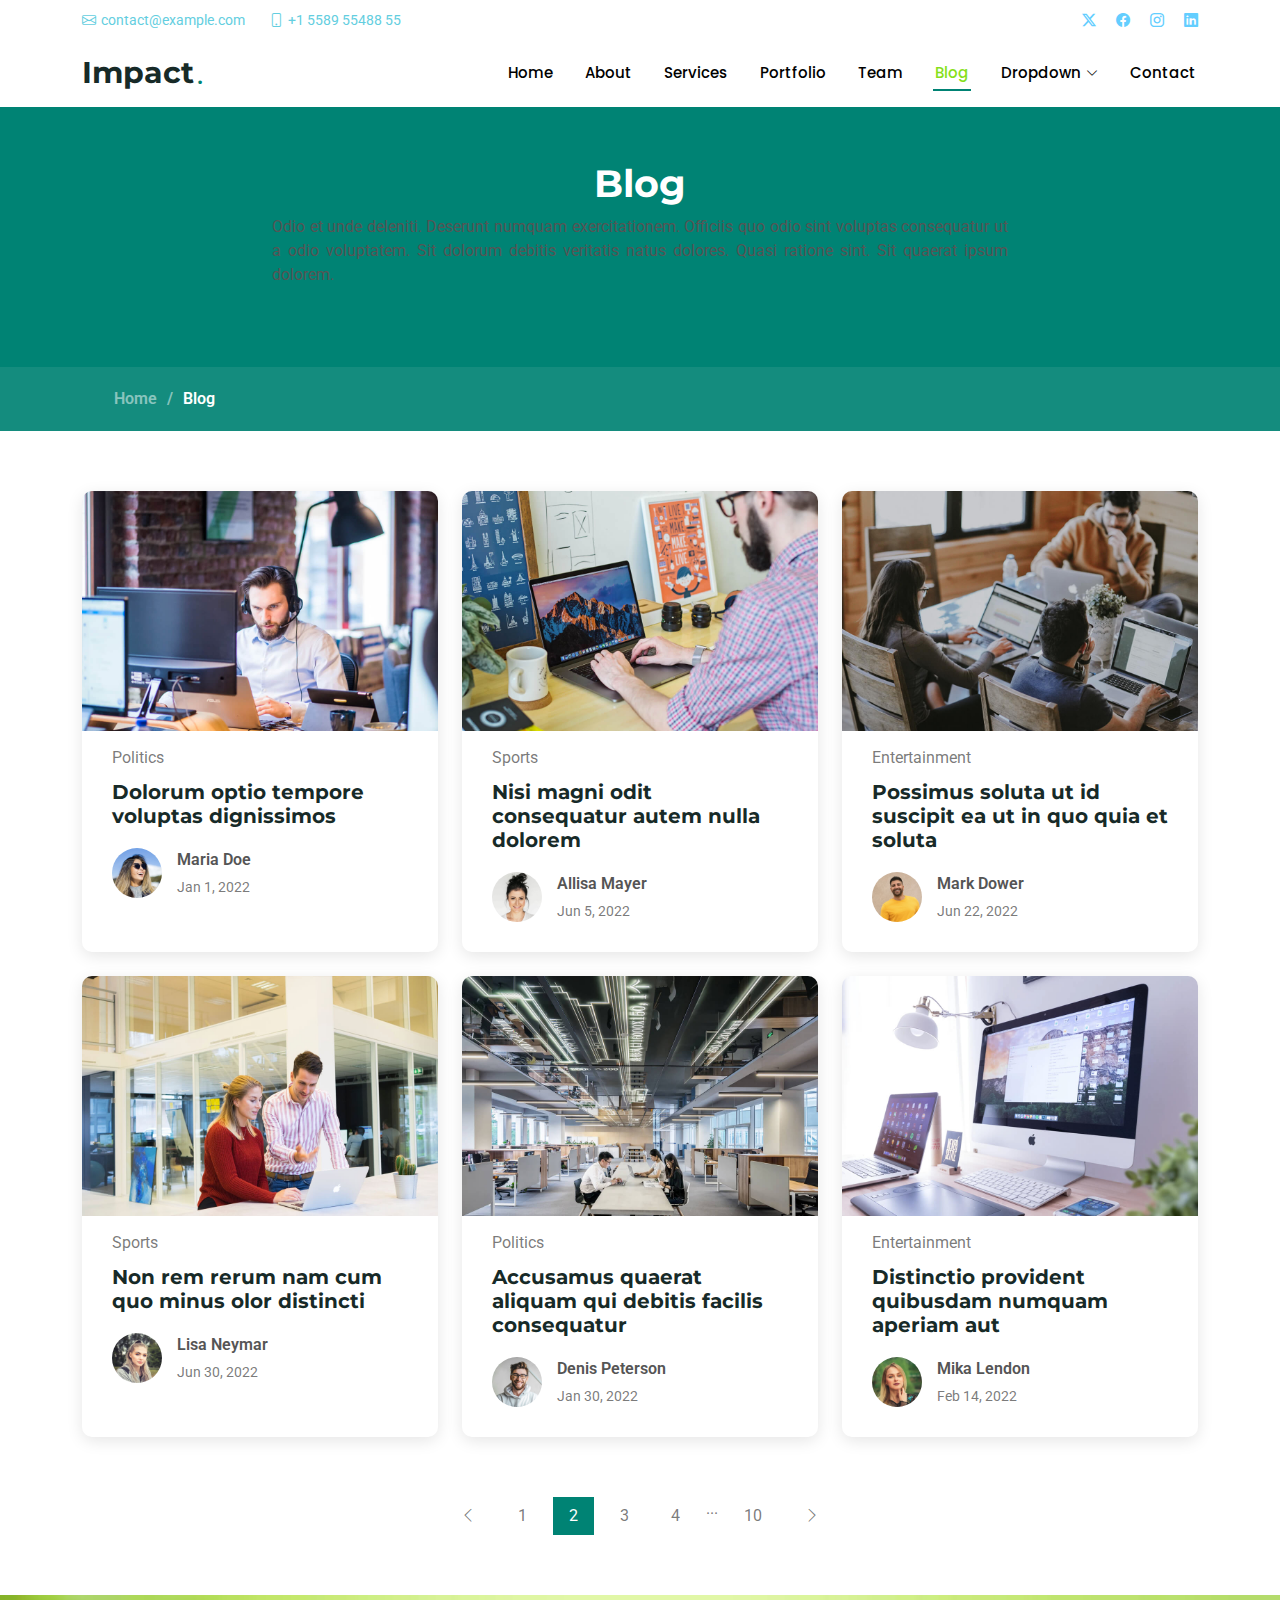
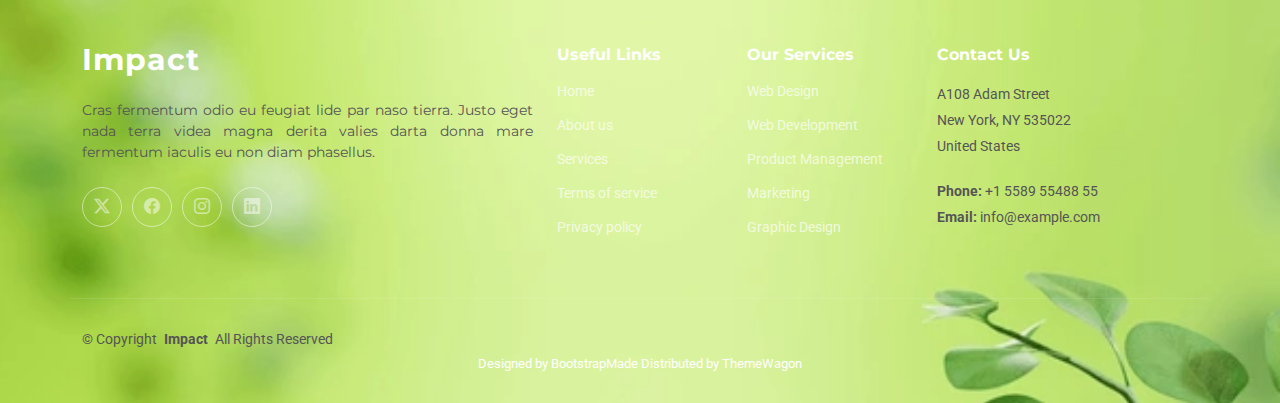
<file: blog.html>
<!DOCTYPE html>
<html lang="en">

<head>
  <meta charset="utf-8">
  <meta content="width=device-width, initial-scale=1.0" name="viewport">
  <title>Blog - Impact Bootstrap Template</title>
  <meta name="description" content="">
  <meta name="keywords" content="">

  <!-- Favicons -->
  <link href="assets/img/favicon.png" rel="icon">
  <link href="assets/img/apple-touch-icon.png" rel="apple-touch-icon">

  <!-- Fonts -->
  <link href="https://fonts.googleapis.com" rel="preconnect">
  <link href="https://fonts.gstatic.com" rel="preconnect" crossorigin>
  <link href="https://fonts.googleapis.com/css2?family=Roboto:ital,wght@0,100;0,300;0,400;0,500;0,700;0,900;1,100;1,300;1,400;1,500;1,700;1,900&family=Montserrat:ital,wght@0,100;0,200;0,300;0,400;0,500;0,600;0,700;0,800;0,900;1,100;1,200;1,300;1,400;1,500;1,600;1,700;1,800;1,900&family=Poppins:ital,wght@0,100;0,200;0,300;0,400;0,500;0,600;0,700;0,800;0,900;1,100;1,200;1,300;1,400;1,500;1,600;1,700;1,800;1,900&display=swap" rel="stylesheet">

  <!-- Vendor CSS Files -->
  <link href="assets/vendor/bootstrap/css/bootstrap.min.css" rel="stylesheet">
  <link href="assets/vendor/bootstrap-icons/bootstrap-icons.css" rel="stylesheet">
  <link href="assets/vendor/aos/aos.css" rel="stylesheet">
  <link href="assets/vendor/glightbox/css/glightbox.min.css" rel="stylesheet">
  <link href="assets/vendor/swiper/swiper-bundle.min.css" rel="stylesheet">

  <!-- Main CSS File -->
  <link href="assets/css/main.css" rel="stylesheet">

  <!-- =======================================================
  * Template Name: Impact
  * Template URL: https://bootstrapmade.com/impact-bootstrap-business-website-template/
  * Updated: Aug 07 2024 with Bootstrap v5.3.3
  * Author: BootstrapMade.com
  * License: https://bootstrapmade.com/license/
  ======================================================== -->
</head>

<body class="blog-page">

  <header id="header" class="header fixed-top">

    <div class="topbar d-flex align-items-center">
      <div class="container d-flex justify-content-center justify-content-md-between">
        <div class="contact-info d-flex align-items-center">
          <i class="bi bi-envelope d-flex align-items-center"><a href="mailto:contact@example.com">contact@example.com</a></i>
          <i class="bi bi-phone d-flex align-items-center ms-4"><span>+1 5589 55488 55</span></i>
        </div>
        <div class="social-links d-none d-md-flex align-items-center">
          <a href="#" class="twitter"><i class="bi bi-twitter-x"></i></a>
          <a href="#" class="facebook"><i class="bi bi-facebook"></i></a>
          <a href="#" class="instagram"><i class="bi bi-instagram"></i></a>
          <a href="#" class="linkedin"><i class="bi bi-linkedin"></i></a>
        </div>
      </div>
    </div><!-- End Top Bar -->

    <div class="branding d-flex align-items-cente">

      <div class="container position-relative d-flex align-items-center justify-content-between">
        <a href="index.html" class="logo d-flex align-items-center">
          <!-- Uncomment the line below if you also wish to use an image logo -->
          <!-- <img src="assets/img/logo.png" alt=""> -->
          <h1 class="sitename">Impact</h1>
          <span>.</span>
        </a>

        <nav id="navmenu" class="navmenu">
          <ul>
            <li><a href="#hero">Home<br></a></li>
            <li><a href="#about">About</a></li>
            <li><a href="#services">Services</a></li>
            <li><a href="#portfolio">Portfolio</a></li>
            <li><a href="#team">Team</a></li>
            <li><a href="blog.html" class="active">Blog</a></li>
            <li class="dropdown"><a href="#"><span>Dropdown</span> <i class="bi bi-chevron-down toggle-dropdown"></i></a>
              <ul>
                <li><a href="#">Dropdown 1</a></li>
                <li class="dropdown"><a href="#"><span>Deep Dropdown</span> <i class="bi bi-chevron-down toggle-dropdown"></i></a>
                  <ul>
                    <li><a href="#">Deep Dropdown 1</a></li>
                    <li><a href="#">Deep Dropdown 2</a></li>
                    <li><a href="#">Deep Dropdown 3</a></li>
                    <li><a href="#">Deep Dropdown 4</a></li>
                    <li><a href="#">Deep Dropdown 5</a></li>
                  </ul>
                </li>
                <li><a href="#">Dropdown 2</a></li>
                <li><a href="#">Dropdown 3</a></li>
                <li><a href="#">Dropdown 4</a></li>
              </ul>
            </li>
            <li><a href="#contact">Contact</a></li>
          </ul>
          <i class="mobile-nav-toggle d-xl-none bi bi-list"></i>
        </nav>

      </div>

    </div>

  </header>

  <main class="main">

    <!-- Page Title -->
    <div class="page-title">
      <div class="heading">
        <div class="container">
          <div class="row d-flex justify-content-center text-center">
            <div class="col-lg-8">
              <h1>Blog</h1>
              <p class="mb-0">Odio et unde deleniti. Deserunt numquam exercitationem. Officiis quo odio sint voluptas consequatur ut a odio voluptatem. Sit dolorum debitis veritatis natus dolores. Quasi ratione sint. Sit quaerat ipsum dolorem.</p>
            </div>
          </div>
        </div>
      </div>
      <nav class="breadcrumbs">
        <div class="container">
          <ol>
            <li><a href="index.html">Home</a></li>
            <li class="current">Blog</li>
          </ol>
        </div>
      </nav>
    </div><!-- End Page Title -->

    <!-- Blog Posts Section -->
    <section id="blog-posts" class="blog-posts section">

      <div class="container">
        <div class="row gy-4">

          <div class="col-lg-4">
            <article>

              <div class="post-img">
                <img src="assets/img/blog/blog-1.jpg" alt="" class="img-fluid">
              </div>

              <p class="post-category">Politics</p>

              <h2 class="title">
                <a href="blog-details.html">Dolorum optio tempore voluptas dignissimos</a>
              </h2>

              <div class="d-flex align-items-center">
                <img src="assets/img/blog/blog-author.jpg" alt="" class="img-fluid post-author-img flex-shrink-0">
                <div class="post-meta">
                  <p class="post-author">Maria Doe</p>
                  <p class="post-date">
                    <time datetime="2022-01-01">Jan 1, 2022</time>
                  </p>
                </div>
              </div>

            </article>
          </div><!-- End post list item -->

          <div class="col-lg-4">
            <article>

              <div class="post-img">
                <img src="assets/img/blog/blog-2.jpg" alt="" class="img-fluid">
              </div>

              <p class="post-category">Sports</p>

              <h2 class="title">
                <a href="blog-details.html">Nisi magni odit consequatur autem nulla dolorem</a>
              </h2>

              <div class="d-flex align-items-center">
                <img src="assets/img/blog/blog-author-2.jpg" alt="" class="img-fluid post-author-img flex-shrink-0">
                <div class="post-meta">
                  <p class="post-author">Allisa Mayer</p>
                  <p class="post-date">
                    <time datetime="2022-01-01">Jun 5, 2022</time>
                  </p>
                </div>
              </div>

            </article>
          </div><!-- End post list item -->

          <div class="col-lg-4">
            <article>

              <div class="post-img">
                <img src="assets/img/blog/blog-3.jpg" alt="" class="img-fluid">
              </div>

              <p class="post-category">Entertainment</p>

              <h2 class="title">
                <a href="blog-details.html">Possimus soluta ut id suscipit ea ut in quo quia et soluta</a>
              </h2>

              <div class="d-flex align-items-center">
                <img src="assets/img/blog/blog-author-3.jpg" alt="" class="img-fluid post-author-img flex-shrink-0">
                <div class="post-meta">
                  <p class="post-author">Mark Dower</p>
                  <p class="post-date">
                    <time datetime="2022-01-01">Jun 22, 2022</time>
                  </p>
                </div>
              </div>

            </article>
          </div><!-- End post list item -->

          <div class="col-lg-4">
            <article>

              <div class="post-img">
                <img src="assets/img/blog/blog-4.jpg" alt="" class="img-fluid">
              </div>

              <p class="post-category">Sports</p>

              <h2 class="title">
                <a href="blog-details.html">Non rem rerum nam cum quo minus olor distincti</a>
              </h2>

              <div class="d-flex align-items-center">
                <img src="assets/img/blog/blog-author-4.jpg" alt="" class="img-fluid post-author-img flex-shrink-0">
                <div class="post-meta">
                  <p class="post-author">Lisa Neymar</p>
                  <p class="post-date">
                    <time datetime="2022-01-01">Jun 30, 2022</time>
                  </p>
                </div>
              </div>

            </article>
          </div><!-- End post list item -->

          <div class="col-lg-4">
            <article>

              <div class="post-img">
                <img src="assets/img/blog/blog-5.jpg" alt="" class="img-fluid">
              </div>

              <p class="post-category">Politics</p>

              <h2 class="title">
                <a href="blog-details.html">Accusamus quaerat aliquam qui debitis facilis consequatur</a>
              </h2>

              <div class="d-flex align-items-center">
                <img src="assets/img/blog/blog-author-5.jpg" alt="" class="img-fluid post-author-img flex-shrink-0">
                <div class="post-meta">
                  <p class="post-author">Denis Peterson</p>
                  <p class="post-date">
                    <time datetime="2022-01-01">Jan 30, 2022</time>
                  </p>
                </div>
              </div>

            </article>
          </div><!-- End post list item -->

          <div class="col-lg-4">
            <article>

              <div class="post-img">
                <img src="assets/img/blog/blog-6.jpg" alt="" class="img-fluid">
              </div>

              <p class="post-category">Entertainment</p>

              <h2 class="title">
                <a href="blog-details.html">Distinctio provident quibusdam numquam aperiam aut</a>
              </h2>

              <div class="d-flex align-items-center">
                <img src="assets/img/blog/blog-author-6.jpg" alt="" class="img-fluid post-author-img flex-shrink-0">
                <div class="post-meta">
                  <p class="post-author">Mika Lendon</p>
                  <p class="post-date">
                    <time datetime="2022-01-01">Feb 14, 2022</time>
                  </p>
                </div>
              </div>

            </article>
          </div><!-- End post list item -->

        </div>
      </div>

    </section><!-- /Blog Posts Section -->

    <!-- Blog Pagination Section -->
    <section id="blog-pagination" class="blog-pagination section">

      <div class="container">
        <div class="d-flex justify-content-center">
          <ul>
            <li><a href="#"><i class="bi bi-chevron-left"></i></a></li>
            <li><a href="#">1</a></li>
            <li><a href="#" class="active">2</a></li>
            <li><a href="#">3</a></li>
            <li><a href="#">4</a></li>
            <li>...</li>
            <li><a href="#">10</a></li>
            <li><a href="#"><i class="bi bi-chevron-right"></i></a></li>
          </ul>
        </div>
      </div>

    </section><!-- /Blog Pagination Section -->

  </main>

  <footer id="footer" class="footer accent-background">

    <div class="container footer-top">
      <div class="row gy-4">
        <div class="col-lg-5 col-md-12 footer-about">
          <a href="index.html" class="logo d-flex align-items-center">
            <span class="sitename">Impact</span>
          </a>
          <p>Cras fermentum odio eu feugiat lide par naso tierra. Justo eget nada terra videa magna derita valies darta donna mare fermentum iaculis eu non diam phasellus.</p>
          <div class="social-links d-flex mt-4">
            <a href=""><i class="bi bi-twitter-x"></i></a>
            <a href=""><i class="bi bi-facebook"></i></a>
            <a href=""><i class="bi bi-instagram"></i></a>
            <a href=""><i class="bi bi-linkedin"></i></a>
          </div>
        </div>

        <div class="col-lg-2 col-6 footer-links">
          <h4>Useful Links</h4>
          <ul>
            <li><a href="#">Home</a></li>
            <li><a href="#">About us</a></li>
            <li><a href="#">Services</a></li>
            <li><a href="#">Terms of service</a></li>
            <li><a href="#">Privacy policy</a></li>
          </ul>
        </div>

        <div class="col-lg-2 col-6 footer-links">
          <h4>Our Services</h4>
          <ul>
            <li><a href="#">Web Design</a></li>
            <li><a href="#">Web Development</a></li>
            <li><a href="#">Product Management</a></li>
            <li><a href="#">Marketing</a></li>
            <li><a href="#">Graphic Design</a></li>
          </ul>
        </div>

        <div class="col-lg-3 col-md-12 footer-contact text-center text-md-start">
          <h4>Contact Us</h4>
          <p>A108 Adam Street</p>
          <p>New York, NY 535022</p>
          <p>United States</p>
          <p class="mt-4"><strong>Phone:</strong> <span>+1 5589 55488 55</span></p>
          <p><strong>Email:</strong> <span>info@example.com</span></p>
        </div>

      </div>
    </div>

    <div class="container copyright text-center mt-4">
      <p>© <span>Copyright</span> <strong class="px-1 sitename">Impact</strong> <span>All Rights Reserved</span></p>
      <div class="credits">
        <!-- All the links in the footer should remain intact. -->
        <!-- You can delete the links only if you've purchased the pro version. -->
        <!-- Licensing information: https://bootstrapmade.com/license/ -->
        <!-- Purchase the pro version with working PHP/AJAX contact form: [buy-url] -->
        Designed by <a href="https://bootstrapmade.com/">BootstrapMade</a> Distributed by <a href="https://themewagon.com">ThemeWagon</a>
      </div>
    </div>

  </footer>

  <!-- Scroll Top -->
  <a href="#" id="scroll-top" class="scroll-top d-flex align-items-center justify-content-center"><i class="bi bi-arrow-up-short"></i></a>

  <!-- Preloader -->
  <div id="preloader"></div>

  <!-- Vendor JS Files -->
  <script src="assets/vendor/bootstrap/js/bootstrap.bundle.min.js"></script>
  <script src="assets/vendor/php-email-form/validate.js"></script>
  <script src="assets/vendor/aos/aos.js"></script>
  <script src="assets/vendor/glightbox/js/glightbox.min.js"></script>
  <script src="assets/vendor/swiper/swiper-bundle.min.js"></script>
  <script src="assets/vendor/purecounter/purecounter_vanilla.js"></script>
  <script src="assets/vendor/imagesloaded/imagesloaded.pkgd.min.js"></script>
  <script src="assets/vendor/isotope-layout/isotope.pkgd.min.js"></script>

  <!-- Main JS File -->
  <script src="assets/js/main.js"></script>

</body>

</html>
</file>
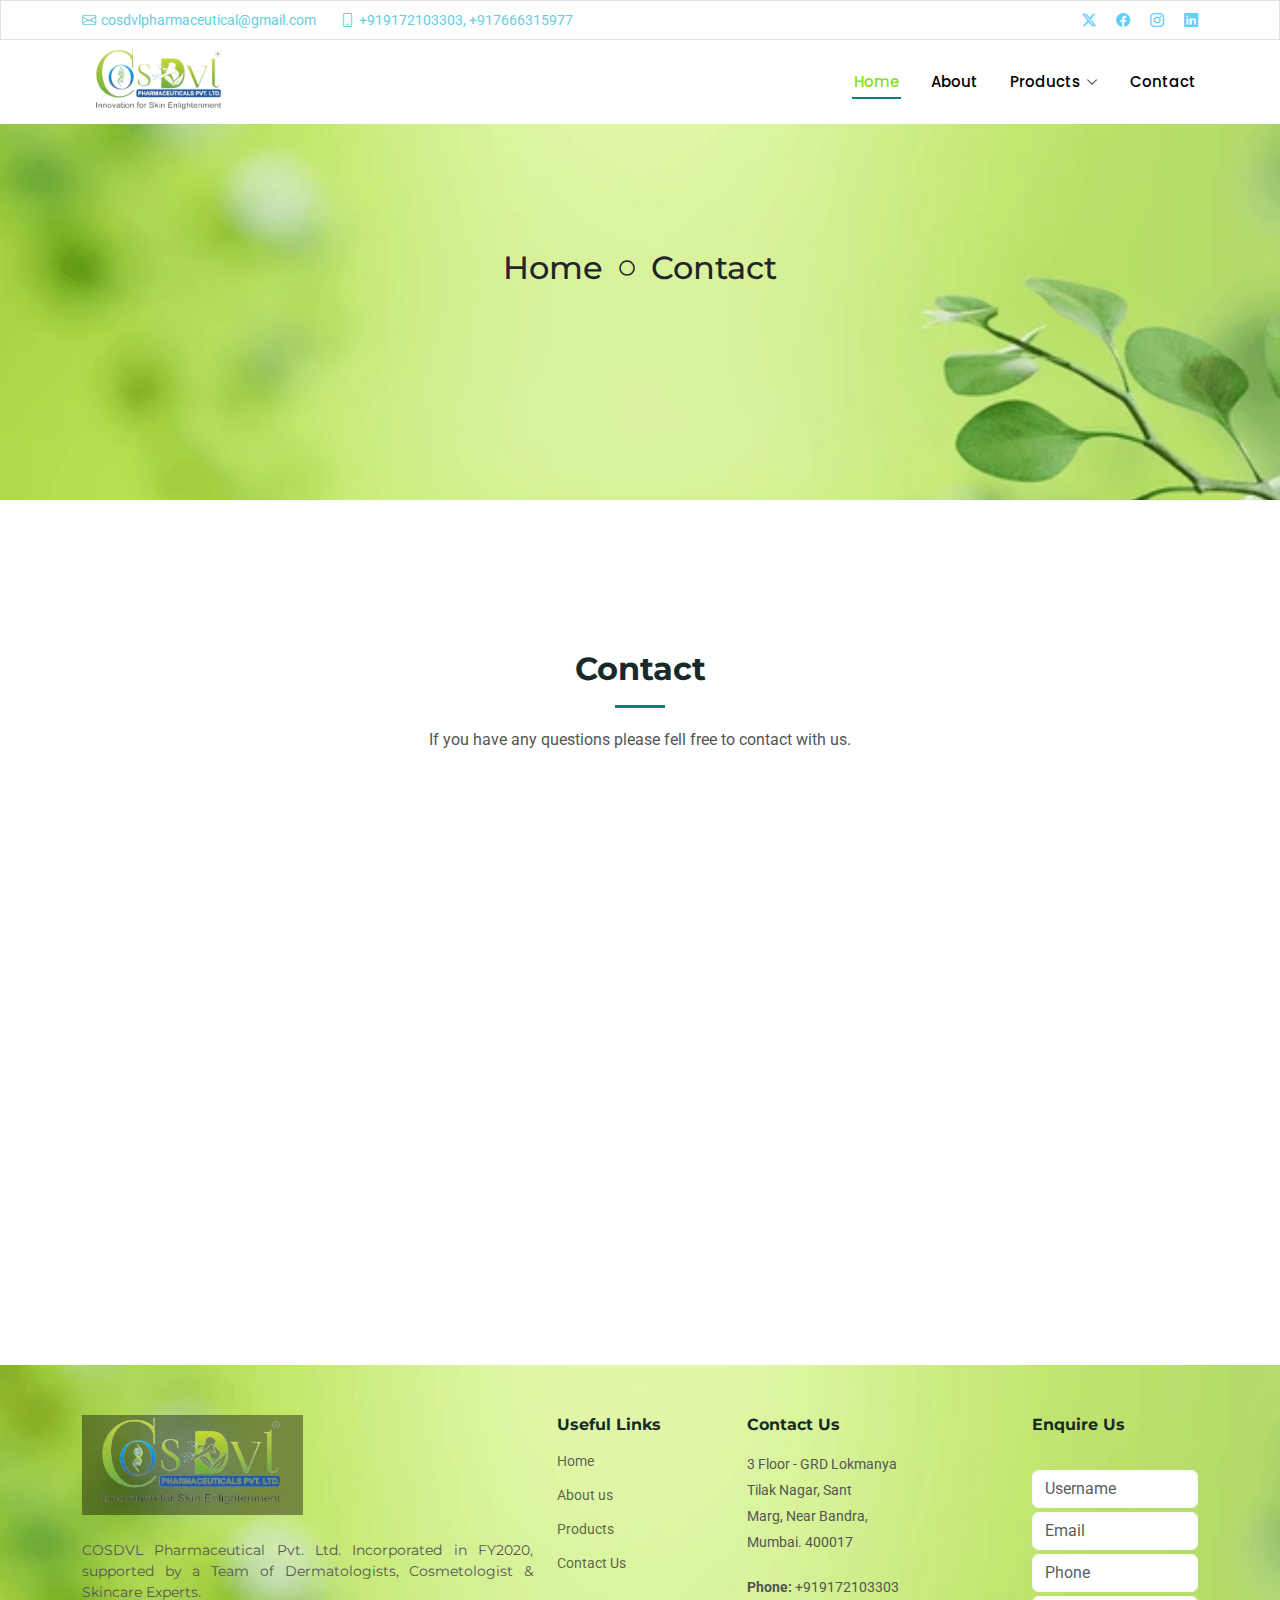
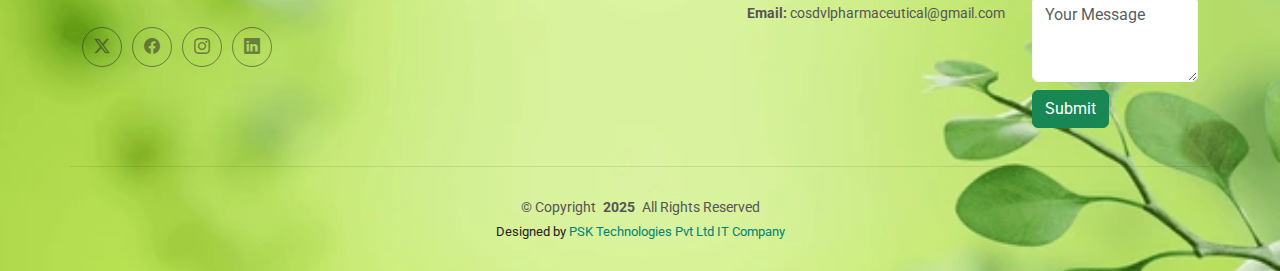
<file: contact.html>
<!DOCTYPE html>
<html lang="en">

<head>
  <meta charset="utf-8">
  <meta content="width=device-width, initial-scale=1.0" name="viewport">
  <title>COSDVL Pharmaceuticals Pvt. Ltd.</title>
  <meta name="description" content="COSDVL Pharmaceutical Pvt. Ltd., founded in 2020, boasts a dedicated team of dermatologists, cosmetologists, and skincare experts.">
  <meta name="keywords" content="Face creames , Facewash ,Shampoos, Hair Treatment, Skin Care, Dermatology solutions, Skin Care Clinic, Cosmetic Products, Skincare Product">

  <!-- Favicons -->
  <link href="assets/img/cosdvl_loader.webp" rel="icon">
  <link href="assets/img/apple-touch-icon.png" rel="apple-touch-icon">

  <!-- Fonts -->
  <link href="https://fonts.googleapis.com" rel="preconnect">
  <link href="https://fonts.gstatic.com" rel="preconnect" crossorigin>
  <link href="https://fonts.googleapis.com/css2?family=Roboto:ital,wght@0,100;0,300;0,400;0,500;0,700;0,900;1,100;1,300;1,400;1,500;1,700;1,900&family=Montserrat:ital,wght@0,100;0,200;0,300;0,400;0,500;0,600;0,700;0,800;0,900;1,100;1,200;1,300;1,400;1,500;1,600;1,700;1,800;1,900&family=Poppins:ital,wght@0,100;0,200;0,300;0,400;0,500;0,600;0,700;0,800;0,900;1,100;1,200;1,300;1,400;1,500;1,600;1,700;1,800;1,900&display=swap" rel="stylesheet">

  <link href="https://cdnjs.cloudflare.com/ajax/libs/font-awesome/5.10.0/css/all.min.css" rel="stylesheet">
  <link rel="stylesheet" href="https://cdn.jsdelivr.net/npm/bootstrap-icons/font/bootstrap-icons.css"> <!-- Bootstrap Icons -->



  <!-- Vendor CSS Files -->
  <link href="assets/vendor/bootstrap/css/bootstrap.min.css" rel="stylesheet">
  <link href="assets/vendor/bootstrap-icons/bootstrap-icons.css" rel="stylesheet">
  <link href="assets/vendor/aos/aos.css" rel="stylesheet">
  <link href="assets/vendor/glightbox/css/glightbox.min.css" rel="stylesheet">
  <link href="assets/vendor/swiper/swiper-bundle.min.css" rel="stylesheet">

  <!-- Main CSS File -->
  <link href="assets/css/main.css" rel="stylesheet">

  <!-- =======================================================
  * Template Name: Impact
  * Template URL: https://bootstrapmade.com/impact-bootstrap-business-website-template/
  * Updated: Aug 07 2024 with Bootstrap v5.3.3
  * Author: BootstrapMade.com
  * License: https://bootstrapmade.com/license/
  ======================================================== -->
  <link rel="stylesheet" href="https://unpkg.com/aos@next/dist/aos.css">
  <script src="https://unpkg.com/aos@next/dist/aos.js"></script>

<script>
  AOS.init();
</script>
<script type=application/ld+json>
  {
          "@context": "http://schema.org",
          "@type": "Pharmaceutical",
          "name": "COSDVL pharmaceuticals",
          "url": "https://cosdvlpharma.com/",
          "logo": "https://cosdvlpharma.com/img/lgog-65c068a7e19d2.webp", 
          "image": "https://cosdvlpharma.com/img/lgog-65c068a7e19d2.webp", 
          "description": "COSDVL Pharmaceutical Pvt. Ltd., founded in 2020, boasts a dedicated team of dermatologists, cosmetologists, and skincare experts.",
         
  "address": {
    "@type": "PostalAddress",
    "streetAddress": "3 Floor - GRD Lokmanya Tilak Nagar, Sant Kakkaya Marg, Near Bandra, Mumbai. 400017",
    "addressLocality": "Mumbai",
    "addressRegion": "Maharashtra",
    "postalCode": "440017",
    "addressCountry": "India"
    },
  
          
        "sameAs" : [ ""],
           
                "contactPoint": {
          "@type": "ContactPoint",
          "telephone": +919172103303, +917666315977", 
          "contactType": "customer support"
          }
        }
  </script>

</head>

<body class="contact-page">

  <header id="header" class="header fixed-top">

    <div class="topbar d-flex align-items-center border border-bottom-dark">
      <div class="container d-flex justify-content-center justify-content-md-between">
        <div class="contact-info d-flex align-items-center">
          <i class="bi bi-envelope d-flex align-items-center"><a href="mailto:contact@example.com">cosdvlpharmaceutical@gmail.com</a></i>
          <i class="bi bi-phone d-flex align-items-center ms-4"><span>+919172103303, +917666315977</span></i>
        </div>
        <div class="social-links d-none d-md-flex align-items-center">
          <a href="#" class="twitter"><i class="bi bi-twitter-x"></i></a>
          <a href="#" class="facebook"><i class="bi bi-facebook"></i></a>
          <a href="#" class="instagram"><i class="bi bi-instagram"></i></a>
          <a href="#" class="linkedin"><i class="bi bi-linkedin"></i></a>
        </div>
      </div>
    </div><!-- End Top Bar -->

    <div class="branding d-flex align-items-cente">

      <div class="container position-relative d-flex align-items-center justify-content-between">
        <a href="index.html" class="logo d-flex align-items-center">
          <!-- Uncomment the line below if you also wish to use an image logo -->
          <!-- <img src="assets/img/logo.png" alt=""> -->
       <img src="/assets/img/lgog-65c068a7e19d2.webp" alt="Pharmacutical Company logo">
        </a>

        <nav id="navmenu" class="navmenu">
          <ul>
            <li><a href="index.html" class="active">Home<br></a></li>
            <li><a href="about.html">About</a></li>
       
            <li class="dropdown"><a href="#"><span>Products</span> <i class="bi bi-chevron-down toggle-dropdown"></i></a>
              <ul>
        
                <li><a href="facewash.html">Face Wash</a>
          
                </li>
                <li><a href="shampoo.html">Shampoos</a></li>
                <li><a href="facecream.html">Face Creams</a></li>
                <li><a href="all products.html">All Products</a></li>
              </ul>
            </li>
            <li><a href="contact.html">Contact</a></li>
          </ul>
          <i class="mobile-nav-toggle d-xl-none bi bi-list"></i>
        </nav>

      </div>

    </div>

  </header>
  <div class="jumbotron jumbotron-fluid bg-jumbotron" style="margin-bottom: 90px; background-image: url(/assets/img/wooden-product-display-podium-blurred-600nw-2185322147.webp);background-repeat: no-repeat;background-size: cover;height: 500px;">
    <div class="container text-center py-5">
        <h3 class="text-dark display-3 mb-4">Contact</h3>
        <div class="d-inline-flex align-items-center text-dark" style="text-align: center;margin-top: 100px;">
            <h2 class="m-0"><a class="text-dark" href="">Home</a></h2>
            <i class="far fa-circle px-3 text-dark"></i>
            <h2 class="m-0 text-dark">Contact</h2>
        </div>
    </div>
</div>



<section id="contact" class="contact section">

    <!-- Section Title -->
    <div class="container section-title" data-aos="fade-up">
      <h2>Contact</h2>
      <p class="text-center">If you have any questions please fell free to contact with us.</p>
    </div><!-- End Section Title -->

    <div class="container" data-aos="fade-up" data-aos-delay="100">

      <div class="row gx-lg-0 gy-4">

        <div class="col-lg-4">
          <div class="info-container d-flex flex-column align-items-center justify-content-center">
            <div class="info-item d-flex" data-aos="fade-up" data-aos-delay="200">
              <i class="bi bi-geo-alt flex-shrink-0"></i>
              <div>
                <h3>Address</h3>
                <p class="text-white">
                  3 Floor - GRD
                  Lokmanya Tilak Nagar, Sant Kakkaya Marg, Near Bandra, Mumbai. 400017.</p>
              </div>
            </div><!-- End Info Item -->

            <div class="info-item d-flex" data-aos="fade-up" data-aos-delay="300">
              <i class="bi bi-telephone flex-shrink-0"></i>
              <div>
                <h3>Call Us</h3>
                <p class="text-white">
                  +919172103303, +917666315977</p>
              </div>
            </div><!-- End Info Item -->

            <div class="info-item d-flex" data-aos="fade-up" data-aos-delay="400">
              <i class="bi bi-envelope flex-shrink-0"></i>
              <div>
                <h3>Email Us</h3>
                <p class="text-white">
              
                  cosdvlpharmaceutical
                  @gmail.com</p>
              </div>
            </div><!-- End Info Item -->

            <div class="info-item d-flex" data-aos="fade-up" data-aos-delay="500">
              <i class="bi bi-clock flex-shrink-0"></i>
              <div>
                <h3>Open Hours:</h3>
                <p class="text-white">
                
Mon - Sat: 8am - 5pm
Sunday Closed</p>
              </div>
            </div><!-- End Info Item -->

          </div>

        </div>

        <div class="col-lg-8">
          <form action="forms/contact.php" method="post" class="php-email-form" data-aos="fade" data-aos-delay="100">
            <div class="row gy-4">

              <div class="col-md-6">
                <input type="text" name="name" class="form-control" placeholder="Your Name" required="">
              </div>

              <div class="col-md-6 ">
                <input type="email" class="form-control" name="email" placeholder="Your Email" required="">
              </div>

              <div class="col-md-12">
                <input type="text" class="form-control" name="subject" placeholder="Subject" required="">
              </div>

              <div class="col-md-12">
                <textarea class="form-control" name="message" rows="8" placeholder="Message" required=""></textarea>
              </div>

              <div class="col-md-12 text-center">
                <div class="loading">Loading</div>
                <div class="error-message"></div>
                <div class="sent-message">Your message has been sent. Thank you!</div>

                <button type="submit">Send Message</button>
              </div>

            </div>
          </form>
        </div><!-- End Contact Form -->

      </div>

    </div>

  </section><!-- /Contact Section -->

  <footer id="footer" class="footer" >

    <div class="container footer-top" >
      <div class="row gy-4">
        <div class="col-lg-5 col-md-12 footer-about">
          <a href="index.html" class="logo d-flex align-items-center">
           <img src="assets/img/lgog-65c068a7e19d2.webp" alt="Pharmacutical Company logo" >
           
            
          </a>
          <p>COSDVL Pharmaceutical Pvt. Ltd. Incorporated in FY2020, supported by a Team of Dermatologists, Cosmetologist & Skincare Experts.</p>
          <div class="social-links d-flex mt-4">
            <a href=""><i class="bi bi-twitter-x"></i></a>
            <a href=""><i class="bi bi-facebook"></i></a>
            <a href=""><i class="bi bi-instagram"></i></a>
            <a href=""><i class="bi bi-linkedin"></i></a>
          </div>
        </div>

        <div class="col-lg-2 col-6 footer-links">
          <h4>Useful Links</h4>
          <ul>
            <li><a href="#">Home</a></li>
            <li><a href="#">About us</a></li>
            <li><a href="#">Products</a></li>
            <li><a href="#">Contact Us</a></li>
         
          </ul>
        </div>

        <div class="col-lg-3 col-md-12 footer-contact text-center text-md-start">
          <h4>Contact Us</h4>
         <p>3 Floor - GRD Lokmanya</p>
         <p>Tilak Nagar, Sant </p>
         <p> Marg, Near Bandra,</p>
         <p> Mumbai. 400017</p>
          <p class="mt-4"><strong>Phone:</strong> <span>+919172103303</span></p>
          <p><strong>Email:</strong> <span>cosdvlpharmaceutical@gmail.com</span></p>
        </div>


        <div class="col-lg-2 col-6 footer-links">
          <h4 class=" mb-4">Enquire Us</h4>
          <form>
              <div class="form-group">
                  <input type="text" class="form-control border-light mb-1" placeholder="Username" required="required">
              </div>
              <div class="form-group">
                  <input type="email" class="form-control border-light mb-1" placeholder="Email" required="required">
              </div>
              <div class="form-group">
                  <input type="text" class="form-control border-light mb-1" placeholder="Phone" required="required">
              </div>
              <div class="form-group">
                  <textarea class="form-control border-light mb-2" rows="3" placeholder="Your Message" required="required"></textarea>
              </div>
              <div>
                  <button class="btn btn-success btn-block" type="submit">Submit</button>
              </div>
          </form>
        </div>

       

      </div>
    </div>

    <div class="container copyright text-center mt-2">
      <p class="text-center">© <span>Copyright</span> <strong class="px-1 sitename">2025</strong> <span>All Rights Reserved</span></p>
      <div class="credits ">
        <!-- All the links in the footer should remain intact. -->
        <!-- You can delete the links only if you've purchased the pro version. -->
        <!-- Licensing information: https://bootstrapmade.com/license/ -->
        <!-- Purchase the pro version with working PHP/AJAX contact form: [buy-url] -->
        Designed by <a href="https://pskitservices.com/">PSK Technologies Pvt Ltd IT Company</a>
      </div>
    </div>

  </footer>

   <!-- Scroll Top -->
   <a href="#" id="scroll-top" class="scroll-top d-flex align-items-center justify-content-center"><i class="bi bi-arrow-up-short"></i></a>

   <!-- Preloader -->
   <div id="preloader"></div>
 
   <!-- Vendor JS Files -->
   <script src="assets/vendor/bootstrap/js/bootstrap.bundle.min.js"></script>
   <script src="assets/vendor/php-email-form/validate.js"></script>
   <script src="assets/vendor/aos/aos.js"></script>
   <script src="assets/vendor/glightbox/js/glightbox.min.js"></script>
   <script src="assets/vendor/swiper/swiper-bundle.min.js"></script>
   <script src="assets/vendor/purecounter/purecounter_vanilla.js"></script>
   <script src="assets/vendor/imagesloaded/imagesloaded.pkgd.min.js"></script>
   <script src="assets/vendor/isotope-layout/isotope.pkgd.min.js"></script>
 
   <!-- Main JS File -->
   <script src="assets/js/main.js"></script>
</body>
</html>
</file>
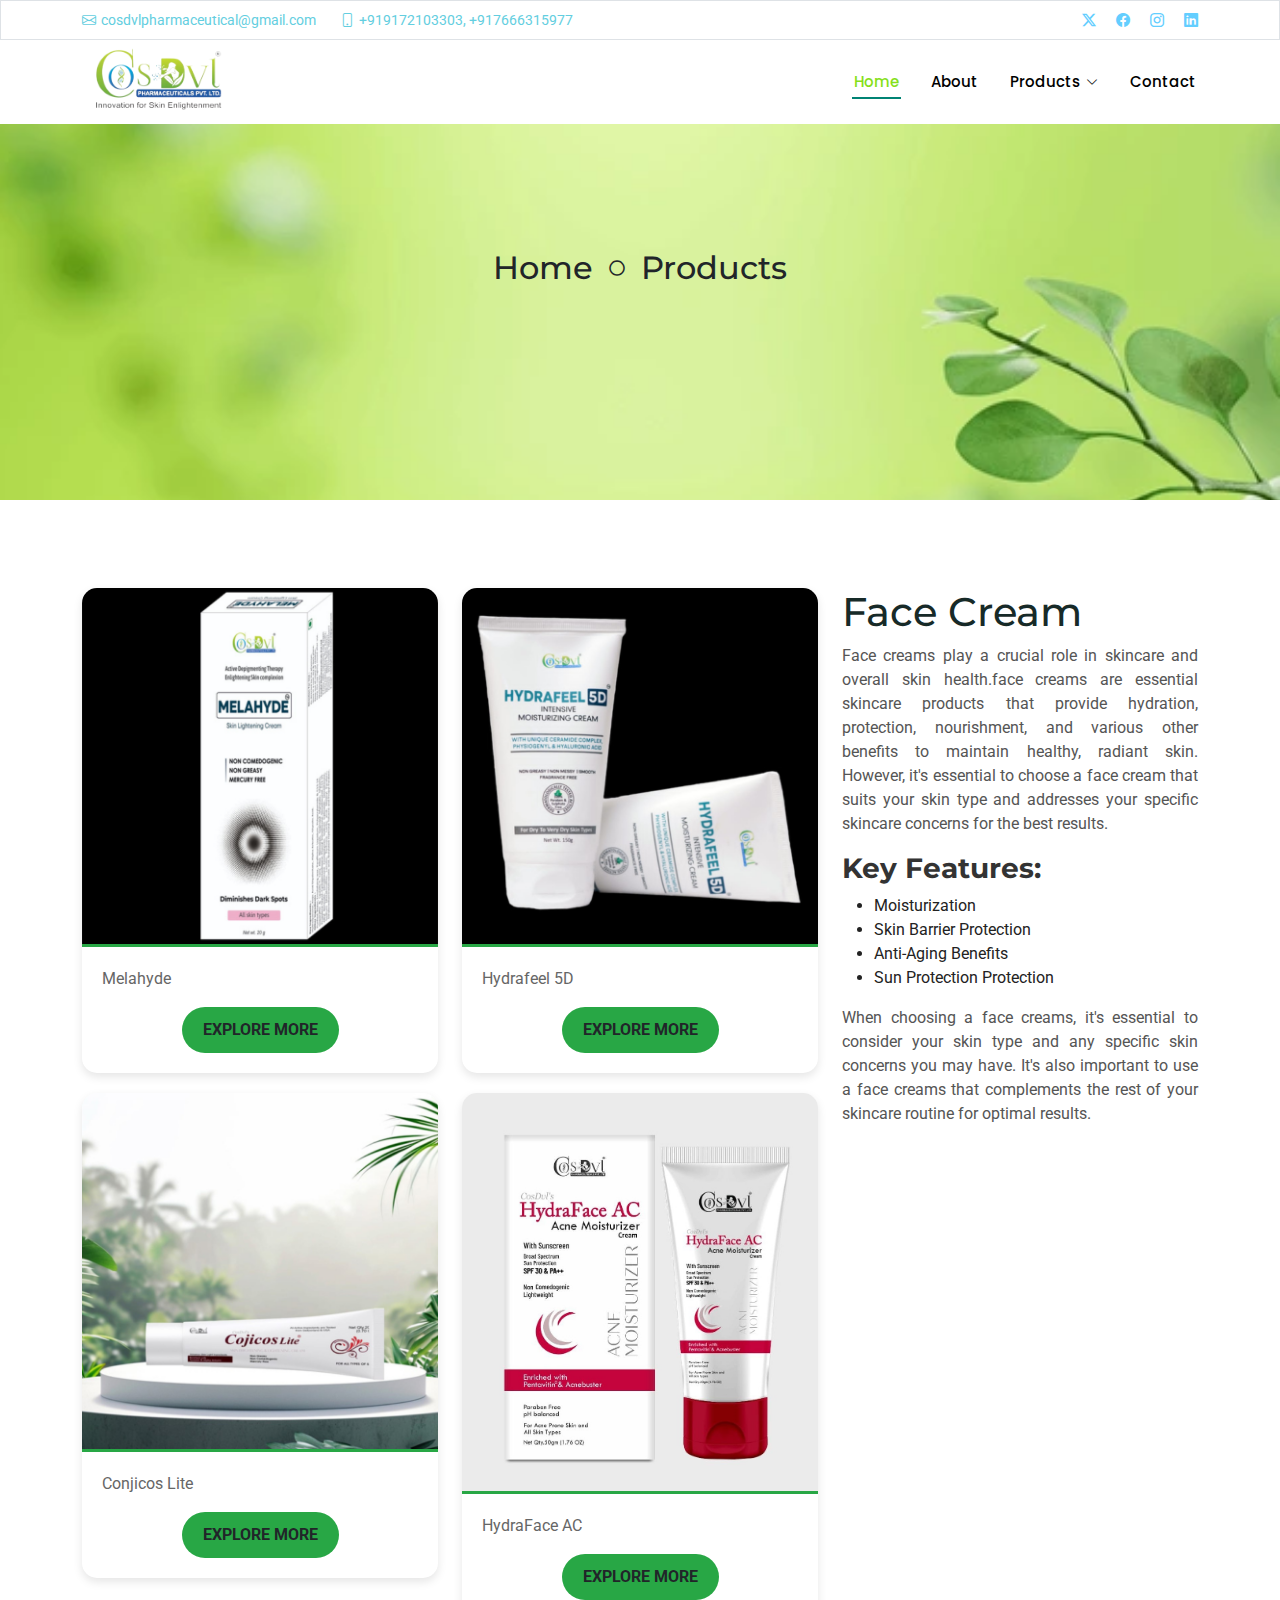
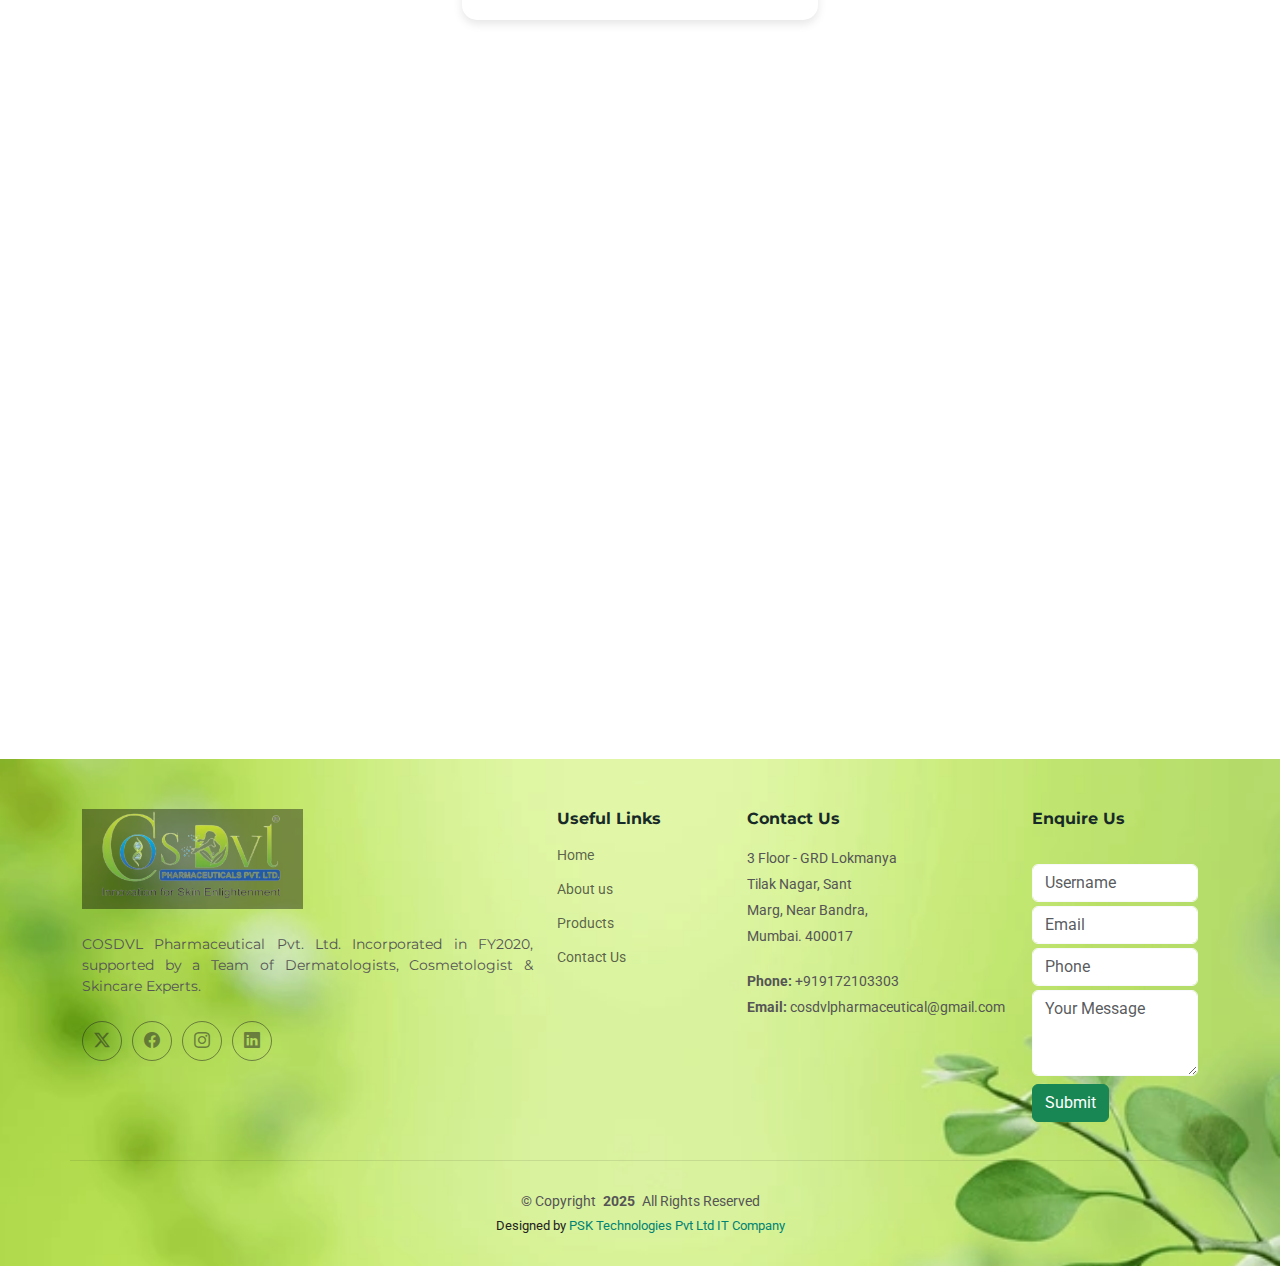
<file: facecream.html>
<!DOCTYPE html>
<html lang="en">

<head>
  <meta charset="utf-8">
  <meta content="width=device-width, initial-scale=1.0" name="viewport">
  <title>COSDVL Pharmaceuticals Pvt. Ltd.</title>
  <meta name="description" content="COSDVL Pharmaceutical Pvt. Ltd., founded in 2020, boasts a dedicated team of dermatologists, cosmetologists, and skincare experts.">
  <meta name="keywords" content="Face creames , Facewash ,Shampoos, Hair Treatment, Skin Care, Dermatology solutions, Skin Care Clinic, Cosmetic Products, Skincare Product">

  <!-- Favicons -->
  <link href="assets/img/cosdvl_loader.webp" rel="icon">
  <link href="assets/img/apple-touch-icon.png" rel="apple-touch-icon">

  <!-- Fonts -->
  <link href="https://fonts.googleapis.com" rel="preconnect">
  <link href="https://fonts.gstatic.com" rel="preconnect" crossorigin>
  <link href="https://fonts.googleapis.com/css2?family=Roboto:ital,wght@0,100;0,300;0,400;0,500;0,700;0,900;1,100;1,300;1,400;1,500;1,700;1,900&family=Montserrat:ital,wght@0,100;0,200;0,300;0,400;0,500;0,600;0,700;0,800;0,900;1,100;1,200;1,300;1,400;1,500;1,600;1,700;1,800;1,900&family=Poppins:ital,wght@0,100;0,200;0,300;0,400;0,500;0,600;0,700;0,800;0,900;1,100;1,200;1,300;1,400;1,500;1,600;1,700;1,800;1,900&display=swap" rel="stylesheet">

  <link href="https://cdnjs.cloudflare.com/ajax/libs/font-awesome/5.10.0/css/all.min.css" rel="stylesheet">
  <link rel="stylesheet" href="https://cdn.jsdelivr.net/npm/bootstrap-icons/font/bootstrap-icons.css"> <!-- Bootstrap Icons -->



  <!-- Vendor CSS Files -->
  <link href="assets/vendor/bootstrap/css/bootstrap.min.css" rel="stylesheet">
  <link href="assets/vendor/bootstrap-icons/bootstrap-icons.css" rel="stylesheet">
  <link href="assets/vendor/aos/aos.css" rel="stylesheet">
  <link href="assets/vendor/glightbox/css/glightbox.min.css" rel="stylesheet">
  <link href="assets/vendor/swiper/swiper-bundle.min.css" rel="stylesheet">

  <!-- Main CSS File -->
  <link href="assets/css/main.css" rel="stylesheet">

  <!-- =======================================================
  * Template Name: Impact
  * Template URL: https://bootstrapmade.com/impact-bootstrap-business-website-template/
  * Updated: Aug 07 2024 with Bootstrap v5.3.3
  * Author: BootstrapMade.com
  * License: https://bootstrapmade.com/license/
  ======================================================== -->

  <script type=application/ld+json>
    {
            "@context": "http://schema.org",
            "@type": "Pharmaceutical",
            "name": "COSDVL pharmaceuticals",
            "url": "https://cosdvlpharma.com/",
            "logo": "https://cosdvlpharma.com/img/lgog-65c068a7e19d2.webp", 
            "image": "https://cosdvlpharma.com/img/lgog-65c068a7e19d2.webp", 
            "description": "COSDVL Pharmaceutical Pvt. Ltd., founded in 2020, boasts a dedicated team of dermatologists, cosmetologists, and skincare experts.",
           
    "address": {
      "@type": "PostalAddress",
      "streetAddress": "3 Floor - GRD Lokmanya Tilak Nagar, Sant Kakkaya Marg, Near Bandra, Mumbai. 400017",
      "addressLocality": "Mumbai",
      "addressRegion": "Maharashtra",
      "postalCode": "440017",
      "addressCountry": "India"
      },
    
            
          "sameAs" : [ ""],
             
                  "contactPoint": {
            "@type": "ContactPoint",
            "telephone": +919172103303, +917666315977", 
            "contactType": "customer support"
            }
          }
    </script>
</head>

<body class="index-page">

  <header id="header" class="header fixed-top">

    <div class="topbar d-flex align-items-center border border-bottom-dark">
      <div class="container d-flex justify-content-center justify-content-md-between">
        <div class="contact-info d-flex align-items-center">
          <i class="bi bi-envelope d-flex align-items-center"><a href="mailto:contact@example.com">cosdvlpharmaceutical@gmail.com</a></i>
          <i class="bi bi-phone d-flex align-items-center ms-4"><span>+919172103303, +917666315977</span></i>
        </div>
        <div class="social-links d-none d-md-flex align-items-center">
          <a href="#" class="twitter"><i class="bi bi-twitter-x"></i></a>
          <a href="#" class="facebook"><i class="bi bi-facebook"></i></a>
          <a href="#" class="instagram"><i class="bi bi-instagram"></i></a>
          <a href="#" class="linkedin"><i class="bi bi-linkedin"></i></a>
        </div>
      </div>
    </div><!-- End Top Bar -->

    <div class="branding d-flex align-items-cente">

      <div class="container position-relative d-flex align-items-center justify-content-between">
        <a href="index.html" class="logo d-flex align-items-center">
          <!-- Uncomment the line below if you also wish to use an image logo -->
          <!-- <img src="assets/img/logo.png" alt=""> -->
       <img src="/assets/img/lgog-65c068a7e19d2.webp" alt="Cosmeti Product Company Logo">
        </a>

        <nav id="navmenu" class="navmenu">
          <ul>
            <li><a href="index.html" class="active">Home<br></a></li>
            <li><a href="about.html">About</a></li>
       
            <li class="dropdown"><a href="#"><span>Products</span> <i class="bi bi-chevron-down toggle-dropdown"></i></a>
              <ul>
        
                <li><a href="facewash.html">Face Wash</a>
          
                </li>
                <li><a href="shampoo.html">Shampoos</a></li>
                <li><a href="facecream.html">Face Creams</a></li>
                <li><a href="all products.html">All Products</a></li>
              </ul>
            </li>
            <li><a href="contact.html">Contact</a></li>
          </ul>
          <i class="mobile-nav-toggle d-xl-none bi bi-list"></i>
        </nav>

      </div>

    </div>


  </header>
  <div class="jumbotron jumbotron-fluid bg-jumbotron" style="margin-bottom: 40px; background-image: url(/assets/img/wooden-product-display-podium-blurred-600nw-2185322147.webp);background-repeat: no-repeat;background-size: cover;height: 500px;">
    <div class="container text-center py-5">
        <h3 class="text-dark display-3 mb-4">Products</h3>
        <div class="d-inline-flex align-items-center text-dark" style="text-align: center;margin-top: 100px;">
            <h2 class="m-0"><a class="text-dark" href="">Home</a></h2>
            <i class="far fa-circle px-3 text-dark"></i>
            <h2 class="m-0 text-dark">Products</h2>
        </div>
    </div>
</div>

<div class="container py-5">
  <div class="row">
      <div class="col-md-8 mb-3">
          <div class="row">
              <!-- 6 Rows with 2 Products Each -->
              <div class=" col-md-6">
                  <div class="product-card">
                      <img src="assets/img/Melahyde.png" alt="Everyday Dirt & Impurity Removal, Deep Hydration Cleansing    
                      Lotion, Non-Drying, Skin-Friendly Formula
                     ">
                      <div class="product-info">
                  
                          <p>Melahyde</p>
                          <a href="#" class="btn explore-btn ">Explore More</a>
                      </div>
                  </div>
              </div>
          
              <div class="col-md-6">
                  <div class="product-card">
                      <img src="assets/img/hydrafeel.png" alt="Deep Skin Nourishment & Repair, Daily Moisturizer for All Skin Types, Long-Lasting 24-Hour Moisturization">
                      <div class="product-info">
                        
                          <p>Hydrafeel 5D</p>
                          <a href="#" class="btn explore-btn">Explore More</a>
                      </div>
                  </div>
              </div>
              <div class="col-md-6">
                  <div class="product-card">
                      <img src="assets/img/conjicos.png" alt="Dermatologist-Approved Daily Care, Fades Dark Spots & Evens Skin Tone">
                      <div class="product-info">
                        
                          <p>Conjicos Lite</p>
                          <a href="#" class="btn explore-btn">Explore More</a>
                      </div>
                  </div>
              </div>
            
            
              <div class="col-md-6">
                  <div class="product-card">
                      <img src="assets/img/facemoisturizer.jpg" alt="Lightweight Hydration, Acne Control, Oil-Control & Skin Repair Moisturizer">
                      <div class="product-info">
                        
                          <p>HydraFace AC</p>
                          <a href="#" class="btn explore-btn">Explore More</a>
                      </div>
                  </div>
              </div>
            
         
           
           
              
          </div>
      </div>
      <div class="col-md-4">
          <div class="text-section">
              <div class="text-block">
                  <h1>Face Cream</h1>
            
             
                  <p>Face creams play a crucial role in skincare and overall skin health.face creams are essential skincare products that provide hydration, protection, nourishment, and various other benefits to maintain healthy, radiant skin. However, it's essential to choose a face cream that suits your skin type and addresses your specific skincare concerns for the best results.</p>
         
                  <h3>Key Features:</h3>
                  <ul class="features">
                      <li>Moisturization
                      </li>
                      <li>Skin Barrier Protection
                      </li>
                      <li>Anti-Aging Benefits
                      </li>
                      <li>Sun Protection Protection</li>
                 
                  </ul>
           
                  <p>When choosing a face creams, it's essential to consider your skin type and any specific skin concerns you may have. It's also important to use a face creams that complements the rest of your skincare routine for optimal results.</p>
              </div>
          </div>
      </div>
  </div>
</div>







 <!-- Testimonials Section -->
 <section id="testimonials" class="testimonials section">

    <!-- Section Title -->
    <div class="container section-title" data-aos="fade-up">
      <h2>Our Product Categories
      </h2>
      <p class="text-center">Experienced Personalized Tailors Made Unique Skincare Products</p>
    </div><!-- End Section Title -->

    <div class="container" data-aos="fade-up" data-aos-delay="100">

      <div class="swiper init-swiper">
        <script type="application/json" class="swiper-config">
          {
            "loop": true,
            "speed": 600,
            "autoplay": {
              "delay": 5000
            },
            "slidesPerView": "auto",
            "pagination": {
              "el": ".swiper-pagination",
              "type": "bullets",
              "clickable": true
            },
            "breakpoints": {
              "320": {
                "slidesPerView": 1,
                "spaceBetween": 40
              },
              "1200": {
                "slidesPerView": 3,
                "spaceBetween": 10
              }
            }
          }
        </script>
        <div class="swiper-wrapper">

          <div class="swiper-slide">
            <div class="testimonial-item">
              <img src="assets/img/5-ezgif.com-webp-to-jpg-converter.jpg" class="testimonial-img" alt="Oil Control Face Wash">
            
        
            </div>
          </div><!-- End testimonial item -->

          <div class="swiper-slide">
            <div class="testimonial-item">
              <img src="assets/img/3-ezgif.com-webp-to-jpg-converter.jpg" class="testimonial-img" alt="Anti-Aging Face Cream">
              
            </div>
          </div><!-- End testimonial item -->

          <div class="swiper-slide">
            <div class="testimonial-item">
              <img src="assets/img/4-ezgif.com-webp-to-jpg-converter.jpg" class="testimonial-img" alt="Deep Moisturizing Body Lotion">
            
            </div>
          </div><!-- End testimonial item -->

          <div class="swiper-slide">
            <div class="testimonial-item">
              <img src="assets/img/facewash-65c068a1c80bd-ezgif.com-webp-to-jpg-converter.jpg" class="testimonial-img" alt="Brightening Face Scrub">
          
            </div>
          </div><!-- End testimonial item -->

          <div class="swiper-slide">
            <div class="testimonial-item">
              <img src="assets/img/2-ezgif.com-webp-to-jpg-converter.jpg" class="testimonial-img" alt="Natural Herbal Face Cream">
             
            </div>
          </div><!-- End testimonial item -->

          <div class="swiper-slide">
            <div class="testimonial-item">
              <img src="assets/img/71-ezgif.com-webp-to-jpg-converter.jpg" class="testimonial-img" alt="Dandruff Control Shampoo">
             
            </div>
          </div>

          <div class="swiper-slide">
            <div class="testimonial-item">
              <img src="assets/img/6-ezgif.com-webp-to-jpg-converter.jpg" class="testimonial-img" alt="Glow-Boosting Face Serum">
             
            </div>
          </div>
        </div>
        <div class="swiper-pagination"></div>
      </div>

    </div>

  </section><!-- /Testimonials Section -->


  

<footer id="footer" class="footer" >

    <div class="container footer-top" >
      <div class="row gy-4">
        <div class="col-lg-5 col-md-12 footer-about">
          <a href="index.html" class="logo d-flex align-items-center">
           <img src="assets/img/lgog-65c068a7e19d2.webp" alt="Cosmetic Product Company Logo" >
           
            
          </a>
          <p>COSDVL Pharmaceutical Pvt. Ltd. Incorporated in FY2020, supported by a Team of Dermatologists, Cosmetologist & Skincare Experts.</p>
          <div class="social-links d-flex mt-4">
            <a href=""><i class="bi bi-twitter-x"></i></a>
            <a href=""><i class="bi bi-facebook"></i></a>
            <a href=""><i class="bi bi-instagram"></i></a>
            <a href=""><i class="bi bi-linkedin"></i></a>
          </div>
        </div>

        <div class="col-lg-2 col-6 footer-links">
          <h4>Useful Links</h4>
          <ul>
            <li><a href="#">Home</a></li>
            <li><a href="#">About us</a></li>
            <li><a href="#">Products</a></li>
            <li><a href="#">Contact Us</a></li>
         
          </ul>
        </div>

        <div class="col-lg-3 col-md-12 footer-contact text-center text-md-start">
          <h4>Contact Us</h4>
         <p>3 Floor - GRD Lokmanya</p>
         <p>Tilak Nagar, Sant </p>
         <p> Marg, Near Bandra,</p>
         <p> Mumbai. 400017</p>
          <p class="mt-4"><strong>Phone:</strong> <span>+919172103303</span></p>
          <p><strong>Email:</strong> <span>cosdvlpharmaceutical@gmail.com</span></p>
        </div>


        <div class="col-lg-2 col-6 footer-links">
          <h4 class=" mb-4">Enquire Us</h4>
          <form>
              <div class="form-group">
                  <input type="text" class="form-control border-light mb-1" placeholder="Username" required="required">
              </div>
              <div class="form-group">
                  <input type="email" class="form-control border-light mb-1" placeholder="Email" required="required">
              </div>
              <div class="form-group">
                  <input type="text" class="form-control border-light mb-1" placeholder="Phone" required="required">
              </div>
              <div class="form-group">
                  <textarea class="form-control border-light mb-2" rows="3" placeholder="Your Message" required="required"></textarea>
              </div>
              <div>
                  <button class="btn btn-success btn-block" type="submit">Submit</button>
              </div>
          </form>
        </div>

       

      </div>
    </div>

    <div class="container copyright text-center mt-2">
      <p class="text-center">© <span>Copyright</span> <strong class="px-1 sitename">2025</strong> <span>All Rights Reserved</span></p>
      <div class="credits">
        <!-- All the links in the footer should remain intact. -->
        <!-- You can delete the links only if you've purchased the pro version. -->
        <!-- Licensing information: https://bootstrapmade.com/license/ -->
        <!-- Purchase the pro version with working PHP/AJAX contact form: [buy-url] -->
        Designed by <a href="https://pskitservices.com/">PSK Technologies Pvt Ltd IT Company</a>
      </div>
    </div>

  </footer>

  <!-- Scroll Top -->
  <a href="#" id="scroll-top" class="scroll-top d-flex align-items-center justify-content-center"><i class="bi bi-arrow-up-short"></i></a>

  <!-- Preloader -->
  <div id="preloader"></div>

  <!-- Vendor JS Files -->
  <script src="assets/vendor/bootstrap/js/bootstrap.bundle.min.js"></script>
  <script src="assets/vendor/php-email-form/validate.js"></script>
  <script src="assets/vendor/aos/aos.js"></script>
  <script src="assets/vendor/glightbox/js/glightbox.min.js"></script>
  <script src="assets/vendor/swiper/swiper-bundle.min.js"></script>
  <script src="assets/vendor/purecounter/purecounter_vanilla.js"></script>
  <script src="assets/vendor/imagesloaded/imagesloaded.pkgd.min.js"></script>
  <script src="assets/vendor/isotope-layout/isotope.pkgd.min.js"></script>

  <!-- Main JS File -->
  <script src="assets/js/main.js"></script>

</body>
</html>
</file>
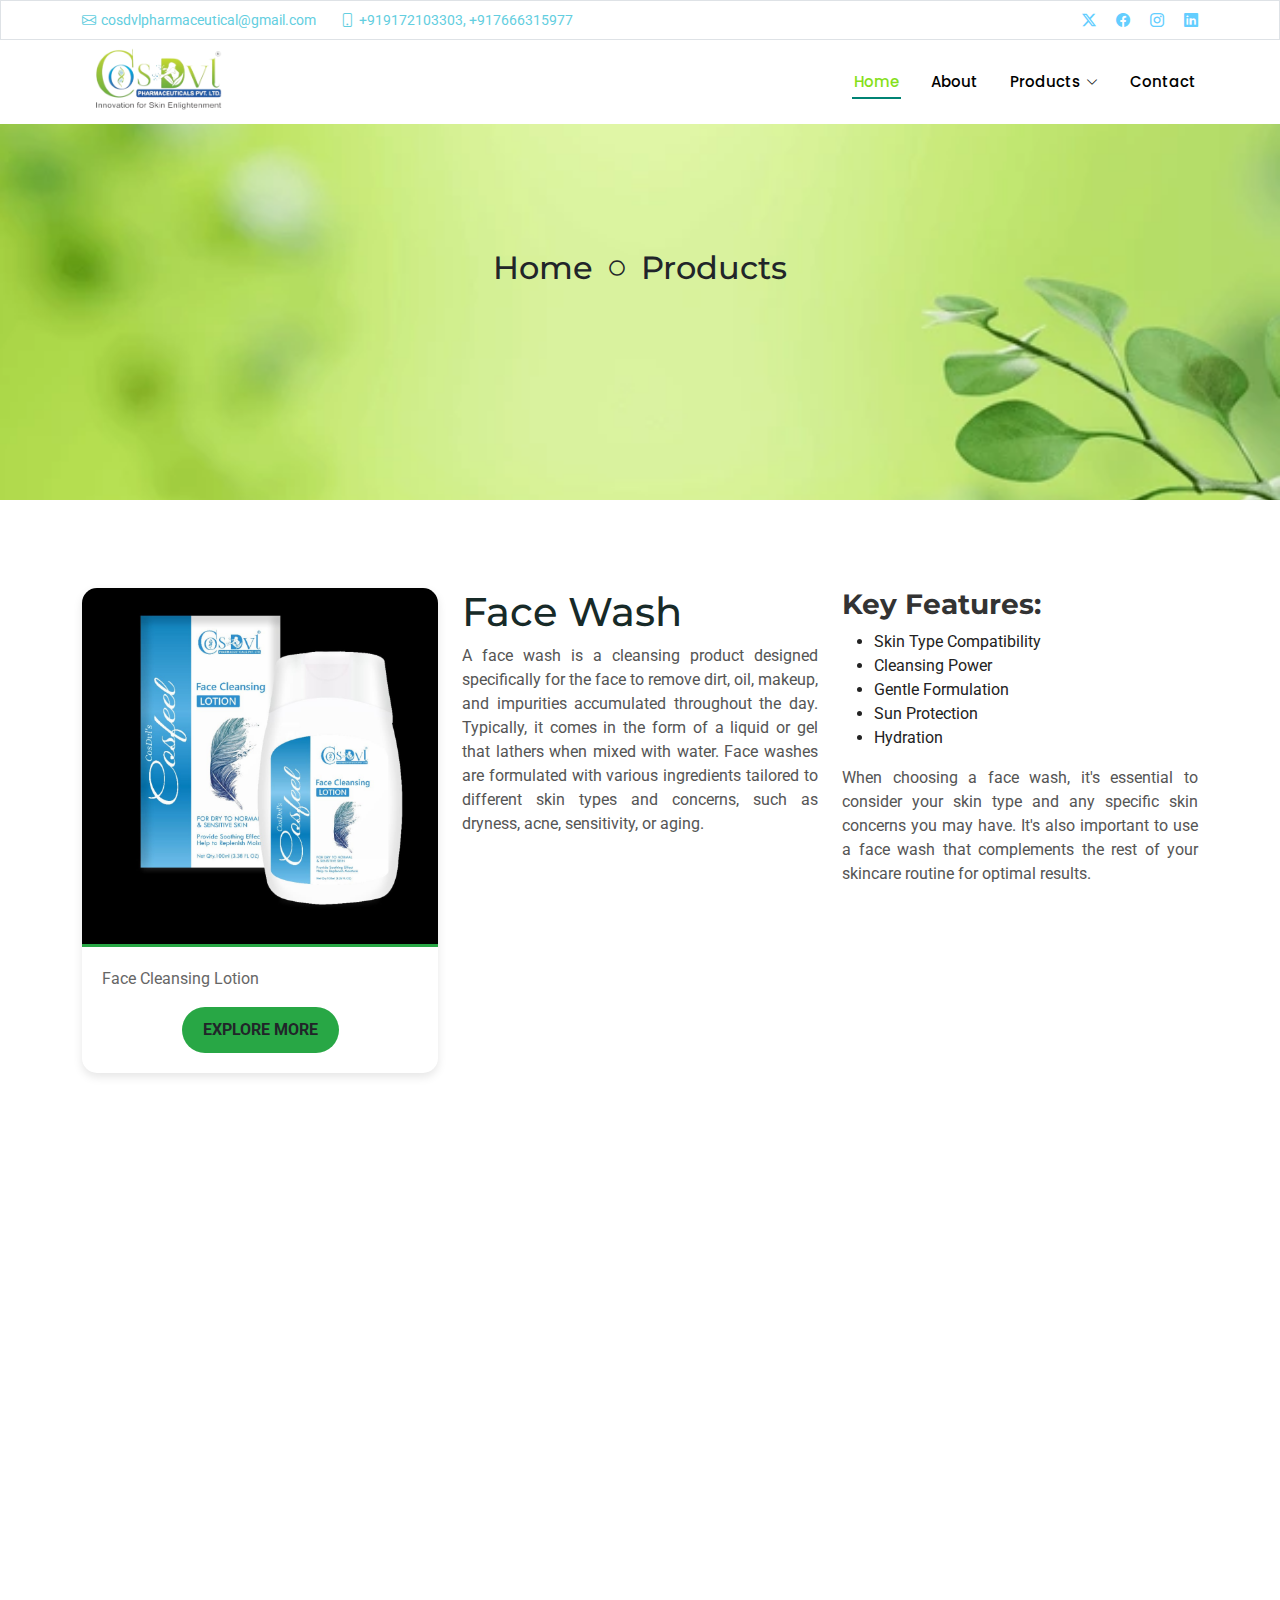
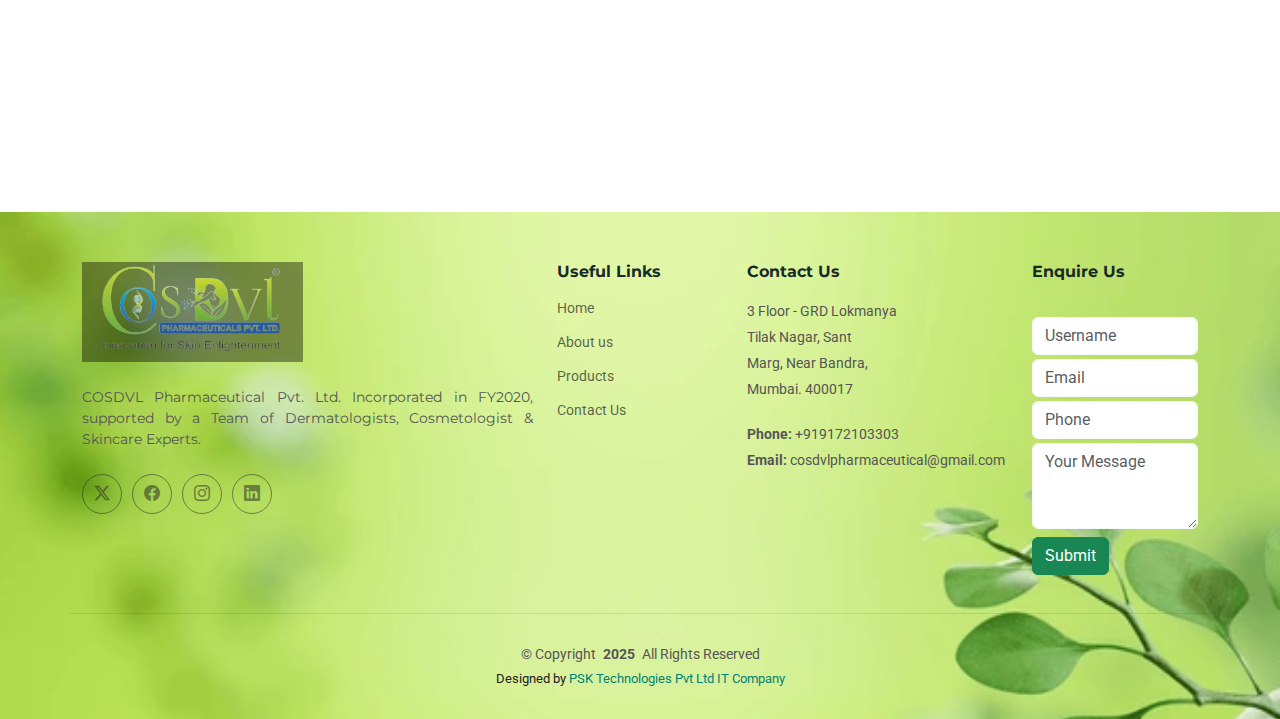
<file: facewash.html>
<!DOCTYPE html>
<html lang="en">

<head>
  <meta charset="utf-8">
  <meta content="width=device-width, initial-scale=1.0" name="viewport">
  <title>COSDVL Pharmaceuticals Pvt. Ltd.</title>
  <meta name="description" content="COSDVL Pharmaceutical Pvt. Ltd., founded in 2020, boasts a dedicated team of dermatologists, cosmetologists, and skincare experts.">
  <meta name="keywords" content="Pharmaceutical companies in Mumbai, Dermatology products in India, Skincare solutions in Mumbai, Pharmaceutical company, Pharmaceutical research, Pharmaceutical industry, Face serum, Face scrubs, cosmetic product solutions, skin clinic">

  <!-- Favicons -->
  <link href="assets/img/cosdvl_loader.webp" rel="icon">
  <link href="assets/img/apple-touch-icon.png" rel="apple-touch-icon">

  <!-- Fonts -->
  <link href="https://fonts.googleapis.com" rel="preconnect">
  <link href="https://fonts.gstatic.com" rel="preconnect" crossorigin>
  <link href="https://fonts.googleapis.com/css2?family=Roboto:ital,wght@0,100;0,300;0,400;0,500;0,700;0,900;1,100;1,300;1,400;1,500;1,700;1,900&family=Montserrat:ital,wght@0,100;0,200;0,300;0,400;0,500;0,600;0,700;0,800;0,900;1,100;1,200;1,300;1,400;1,500;1,600;1,700;1,800;1,900&family=Poppins:ital,wght@0,100;0,200;0,300;0,400;0,500;0,600;0,700;0,800;0,900;1,100;1,200;1,300;1,400;1,500;1,600;1,700;1,800;1,900&display=swap" rel="stylesheet">

  <link href="https://cdnjs.cloudflare.com/ajax/libs/font-awesome/5.10.0/css/all.min.css" rel="stylesheet">
  <link rel="stylesheet" href="https://cdn.jsdelivr.net/npm/bootstrap-icons/font/bootstrap-icons.css"> <!-- Bootstrap Icons -->



  <!-- Vendor CSS Files -->
  <link href="assets/vendor/bootstrap/css/bootstrap.min.css" rel="stylesheet">
  <link href="assets/vendor/bootstrap-icons/bootstrap-icons.css" rel="stylesheet">
  <link href="assets/vendor/aos/aos.css" rel="stylesheet">
  <link href="assets/vendor/glightbox/css/glightbox.min.css" rel="stylesheet">
  <link href="assets/vendor/swiper/swiper-bundle.min.css" rel="stylesheet">

  <!-- Main CSS File -->
  <link href="assets/css/main.css" rel="stylesheet">

  <!-- =======================================================
  * Template Name: Impact
  * Template URL: https://bootstrapmade.com/impact-bootstrap-business-website-template/
  * Updated: Aug 07 2024 with Bootstrap v5.3.3
  * Author: BootstrapMade.com
  * License: https://bootstrapmade.com/license/
  ======================================================== -->

  <script type=application/ld+json>
    {
            "@context": "http://schema.org",
            "@type": "Pharmaceutical",
            "name": "COSDVL pharmaceuticals",
            "url": "https://cosdvlpharma.com/",
            "logo": "https://cosdvlpharma.com/img/lgog-65c068a7e19d2.webp", 
            "image": "https://cosdvlpharma.com/img/lgog-65c068a7e19d2.webp", 
            "description": "COSDVL Pharmaceutical Pvt. Ltd., founded in 2020, boasts a dedicated team of dermatologists, cosmetologists, and skincare experts.",
           
    "address": {
      "@type": "PostalAddress",
      "streetAddress": "3 Floor - GRD Lokmanya Tilak Nagar, Sant Kakkaya Marg, Near Bandra, Mumbai. 400017",
      "addressLocality": "Mumbai",
      "addressRegion": "Maharashtra",
      "postalCode": "440017",
      "addressCountry": "India"
      },
    
            
          "sameAs" : [ ""],
             
                  "contactPoint": {
            "@type": "ContactPoint",
            "telephone": +919172103303, +917666315977", 
            "contactType": "customer support"
            }
          }
    </script>
</head>

<body class="index-page">

  <header id="header" class="header fixed-top">

    <div class="topbar d-flex align-items-center border border-bottom-dark">
      <div class="container d-flex justify-content-center justify-content-md-between">
        <div class="contact-info d-flex align-items-center">
          <i class="bi bi-envelope d-flex align-items-center"><a href="mailto:contact@example.com">cosdvlpharmaceutical@gmail.com</a></i>
          <i class="bi bi-phone d-flex align-items-center ms-4"><span>+919172103303, +917666315977</span></i>
        </div>
        <div class="social-links d-none d-md-flex align-items-center">
          <a href="#" class="twitter"><i class="bi bi-twitter-x"></i></a>
          <a href="#" class="facebook"><i class="bi bi-facebook"></i></a>
          <a href="#" class="instagram"><i class="bi bi-instagram"></i></a>
          <a href="#" class="linkedin"><i class="bi bi-linkedin"></i></a>
        </div>
      </div>
    </div><!-- End Top Bar -->

    <div class="branding d-flex align-items-cente">

      <div class="container position-relative d-flex align-items-center justify-content-between">
        <a href="index.html" class="logo d-flex align-items-center">
          <!-- Uncomment the line below if you also wish to use an image logo -->
          <!-- <img src="assets/img/logo.png" alt=""> -->
       <img src="/assets/img/lgog-65c068a7e19d2.webp" alt="COSDVL Company Logo">
        </a>

        <nav id="navmenu" class="navmenu">
          <ul>
            <li><a href="index.html" class="active">Home<br></a></li>
            <li><a href="about.html">About</a></li>
       
            <li class="dropdown"><a href="#"><span>Products</span> <i class="bi bi-chevron-down toggle-dropdown"></i></a>
              <ul>
        
                <li><a href="facewash.html">Face Wash</a>
          
                </li>
                <li><a href="shampoo.html">Shampoos</a></li>
                <li><a href="facecream.html">Face Creams</a></li>
                <li><a href="all products.html">All Products</a></li>
              </ul>
            </li>
            <li><a href="contact.html">Contact</a></li>
          </ul>
          <i class="mobile-nav-toggle d-xl-none bi bi-list"></i>
        </nav>

      </div>

    </div>


  </header>
  <div class="jumbotron jumbotron-fluid bg-jumbotron" style="margin-bottom: 40px; background-image: url(/assets/img/wooden-product-display-podium-blurred-600nw-2185322147.webp);background-repeat: no-repeat;background-size: cover;height: 500px;">
    <div class="container text-center py-5">
        <h3 class="text-dark display-3 mb-4">Products</h3>
        <div class="d-inline-flex align-items-center text-dark" style="text-align: center;margin-top: 100px;">
            <h2 class="m-0"><a class="text-dark" href="">Home</a></h2>
            <i class="far fa-circle px-3 text-dark"></i>
            <h2 class="m-0 text-dark">Products</h2>
        </div>
    </div>
</div>


<div class="container py-5">
  <div class="row">
      <div class="col-md-4 mb-3">
         
                  <div class="product-card">
                      <img src="assets/img/b8.webp" alt="Dry Skin Lotion">
                      <div class="product-info">
                          <p>Face Cleansing Lotion</p>
                          <a href="#" class="btn explore-btn ">Explore More</a>
                      </div>
                  </div>
            
      </div>
<div class="col-md-4 text-section">
  <div class="text-section">
      <div class="text-block ">
          <h1 class="">Face Wash</h1>
    
     
          <p>A face wash is a cleansing product designed specifically for the face to remove dirt, oil, makeup, and impurities accumulated throughout the day. Typically, it comes in the form of a liquid or gel that lathers when mixed with water. Face washes are formulated with various ingredients tailored to different skin types and concerns, such as dryness, acne, sensitivity, or aging.</p>
  
   
      </div>
  </div>

 
</div>

<div class="col-md-4 text-section">
  <div class="text-section">

    <h3>Key Features:</h3>
    <ul class="features">
        <li>Skin Type Compatibility</li>
        <li>Cleansing Power</li>
        <li>Gentle Formulation</li>
        <li>Sun Protection</li>
        <li>Hydration</li>
    </ul>


    <p>When choosing a face wash, it's essential to consider your skin type and any specific skin concerns you may have. It's also important to use a face wash that complements the rest of your skincare routine for optimal results.</p>
  </div>
</div>

  </div>
</div>




 <!-- Testimonials Section -->
 <section id="testimonials" class="testimonials section">

    <!-- Section Title -->
    <div class="container section-title" data-aos="fade-up">
      <h2>Our Product Categories
      </h2>
      <p class="text-center">Experienced Personalized Tailors Made Unique Skincare Products</p>
    </div><!-- End Section Title -->

    <div class="container" data-aos="fade-up" data-aos-delay="100">

      <div class="swiper init-swiper">
        <script type="application/json" class="swiper-config">
          {
            "loop": true,
            "speed": 600,
            "autoplay": {
              "delay": 5000
            },
            "slidesPerView": "auto",
            "pagination": {
              "el": ".swiper-pagination",
              "type": "bullets",
              "clickable": true
            },
            "breakpoints": {
              "320": {
                "slidesPerView": 1,
                "spaceBetween": 40
              },
              "1200": {
                "slidesPerView": 3,
                "spaceBetween": 10
              }
            }
          }
        </script>
        <div class="swiper-wrapper">

          <div class="swiper-slide">
            <div class="testimonial-item">
              <img src="assets/img/5-ezgif.com-webp-to-jpg-converter.jpg" alt="Fresh Skin Face Wash" class="testimonial-img" alt="">
            
        
            </div>
          </div><!-- End testimonial item -->

          <div class="swiper-slide">
            <div class="testimonial-item">
              <img src="assets/img/3-ezgif.com-webp-to-jpg-converter.jpg" alt="Skin Protection Face Cream " class="testimonial-img" alt="">
              
            </div>
          </div><!-- End testimonial item -->

          <div class="swiper-slide">
            <div class="testimonial-item">
              <img src="assets/img/4-ezgif.com-webp-to-jpg-converter.jpg" alt="Soft Skin Body Lotion" class="testimonial-img" alt="">
            
            </div>
          </div><!-- End testimonial item -->

          <div class="swiper-slide">
            <div class="testimonial-item">
              <img src="assets/img/facewash-65c068a1c80bd-ezgif.com-webp-to-jpg-converter.jpg" alt="Glowing Face Scrub " class="testimonial-img" alt="">
          
            </div>
          </div><!-- End testimonial item -->

          <div class="swiper-slide">
            <div class="testimonial-item">
              <img src="assets/img/2-ezgif.com-webp-to-jpg-converter.jpg" alt="Natural Face Cream" class="testimonial-img" alt="">
             
            </div>
          </div><!-- End testimonial item -->

          <div class="swiper-slide">
            <div class="testimonial-item">
              <img src="assets/img/71-ezgif.com-webp-to-jpg-converter.jpg" alt="Stregthen Hair Shampoo" class="testimonial-img" alt="">
             
            </div>
          </div>

          <div class="swiper-slide">
            <div class="testimonial-item">
              <img src="assets/img/6-ezgif.com-webp-to-jpg-converter.jpg" alt="Natural Face Serum " class="testimonial-img" alt="">
             
            </div>
          </div>
        </div>
        <div class="swiper-pagination"></div>
      </div>

    </div>

  </section><!-- /Testimonials Section -->






<footer id="footer" class="footer" >

    <div class="container footer-top" >
      <div class="row gy-4">
        <div class="col-lg-5 col-md-12 footer-about">
          <a href="index.html" class="logo d-flex align-items-center">
           <img src="assets/img/lgog-65c068a7e19d2.webp" alt="COSDVL Company Logo" >
           
            
          </a>
          <p>COSDVL Pharmaceutical Pvt. Ltd. Incorporated in FY2020, supported by a Team of Dermatologists, Cosmetologist & Skincare Experts.</p>
          <div class="social-links d-flex mt-4">
            <a href=""><i class="bi bi-twitter-x"></i></a>
            <a href=""><i class="bi bi-facebook"></i></a>
            <a href=""><i class="bi bi-instagram"></i></a>
            <a href=""><i class="bi bi-linkedin"></i></a>
          </div>
        </div>

        <div class="col-lg-2 col-6 footer-links">
          <h4>Useful Links</h4>
          <ul>
            <li><a href="#">Home</a></li>
            <li><a href="#">About us</a></li>
            <li><a href="#">Products</a></li>
            <li><a href="#">Contact Us</a></li>
         
          </ul>
        </div>

        <div class="col-lg-3 col-md-12 footer-contact text-center text-md-start">
          <h4>Contact Us</h4>
         <p>3 Floor - GRD Lokmanya</p>
         <p>Tilak Nagar, Sant </p>
         <p> Marg, Near Bandra,</p>
         <p> Mumbai. 400017</p>
          <p class="mt-4"><strong>Phone:</strong> <span>+919172103303</span></p>
          <p><strong>Email:</strong> <span>cosdvlpharmaceutical@gmail.com</span></p>
        </div>


        <div class="col-lg-2 col-6 footer-links">
          <h4 class=" mb-4">Enquire Us</h4>
          <form>
              <div class="form-group">
                  <input type="text" class="form-control border-light mb-1" placeholder="Username" required="required">
              </div>
              <div class="form-group">
                  <input type="email" class="form-control border-light mb-1" placeholder="Email" required="required">
              </div>
              <div class="form-group">
                  <input type="text" class="form-control border-light mb-1" placeholder="Phone" required="required">
              </div>
              <div class="form-group">
                  <textarea class="form-control border-light mb-2" rows="3" placeholder="Your Message" required="required"></textarea>
              </div>
              <div>
                  <button class="btn btn-success btn-block" type="submit">Submit</button>
              </div>
          </form>
        </div>

       

      </div>
    </div>

    <div class="container copyright text-center mt-2">
      <p class="text-center">© <span>Copyright</span> <strong class="px-1 sitename">2025</strong> <span>All Rights Reserved</span></p>
      <div class="credits">
        <!-- All the links in the footer should remain intact. -->
        <!-- You can delete the links only if you've purchased the pro version. -->
        <!-- Licensing information: https://bootstrapmade.com/license/ -->
        <!-- Purchase the pro version with working PHP/AJAX contact form: [buy-url] -->
        Designed by <a href="https://pskitservices.com/">PSK Technologies Pvt Ltd IT Company</a>
      </div>
    </div>

  </footer>

  <!-- Scroll Top -->
  <a href="#" id="scroll-top" class="scroll-top d-flex align-items-center justify-content-center"><i class="bi bi-arrow-up-short"></i></a>

  <!-- Preloader -->
  <div id="preloader"></div>

  <!-- Vendor JS Files -->
  <script src="assets/vendor/bootstrap/js/bootstrap.bundle.min.js"></script>
  <script src="assets/vendor/php-email-form/validate.js"></script>
  <script src="assets/vendor/aos/aos.js"></script>
  <script src="assets/vendor/glightbox/js/glightbox.min.js"></script>
  <script src="assets/vendor/swiper/swiper-bundle.min.js"></script>
  <script src="assets/vendor/purecounter/purecounter_vanilla.js"></script>
  <script src="assets/vendor/imagesloaded/imagesloaded.pkgd.min.js"></script>
  <script src="assets/vendor/isotope-layout/isotope.pkgd.min.js"></script>

  <!-- Main JS File -->
  <script src="assets/js/main.js"></script>

</body>
</html>
</file>
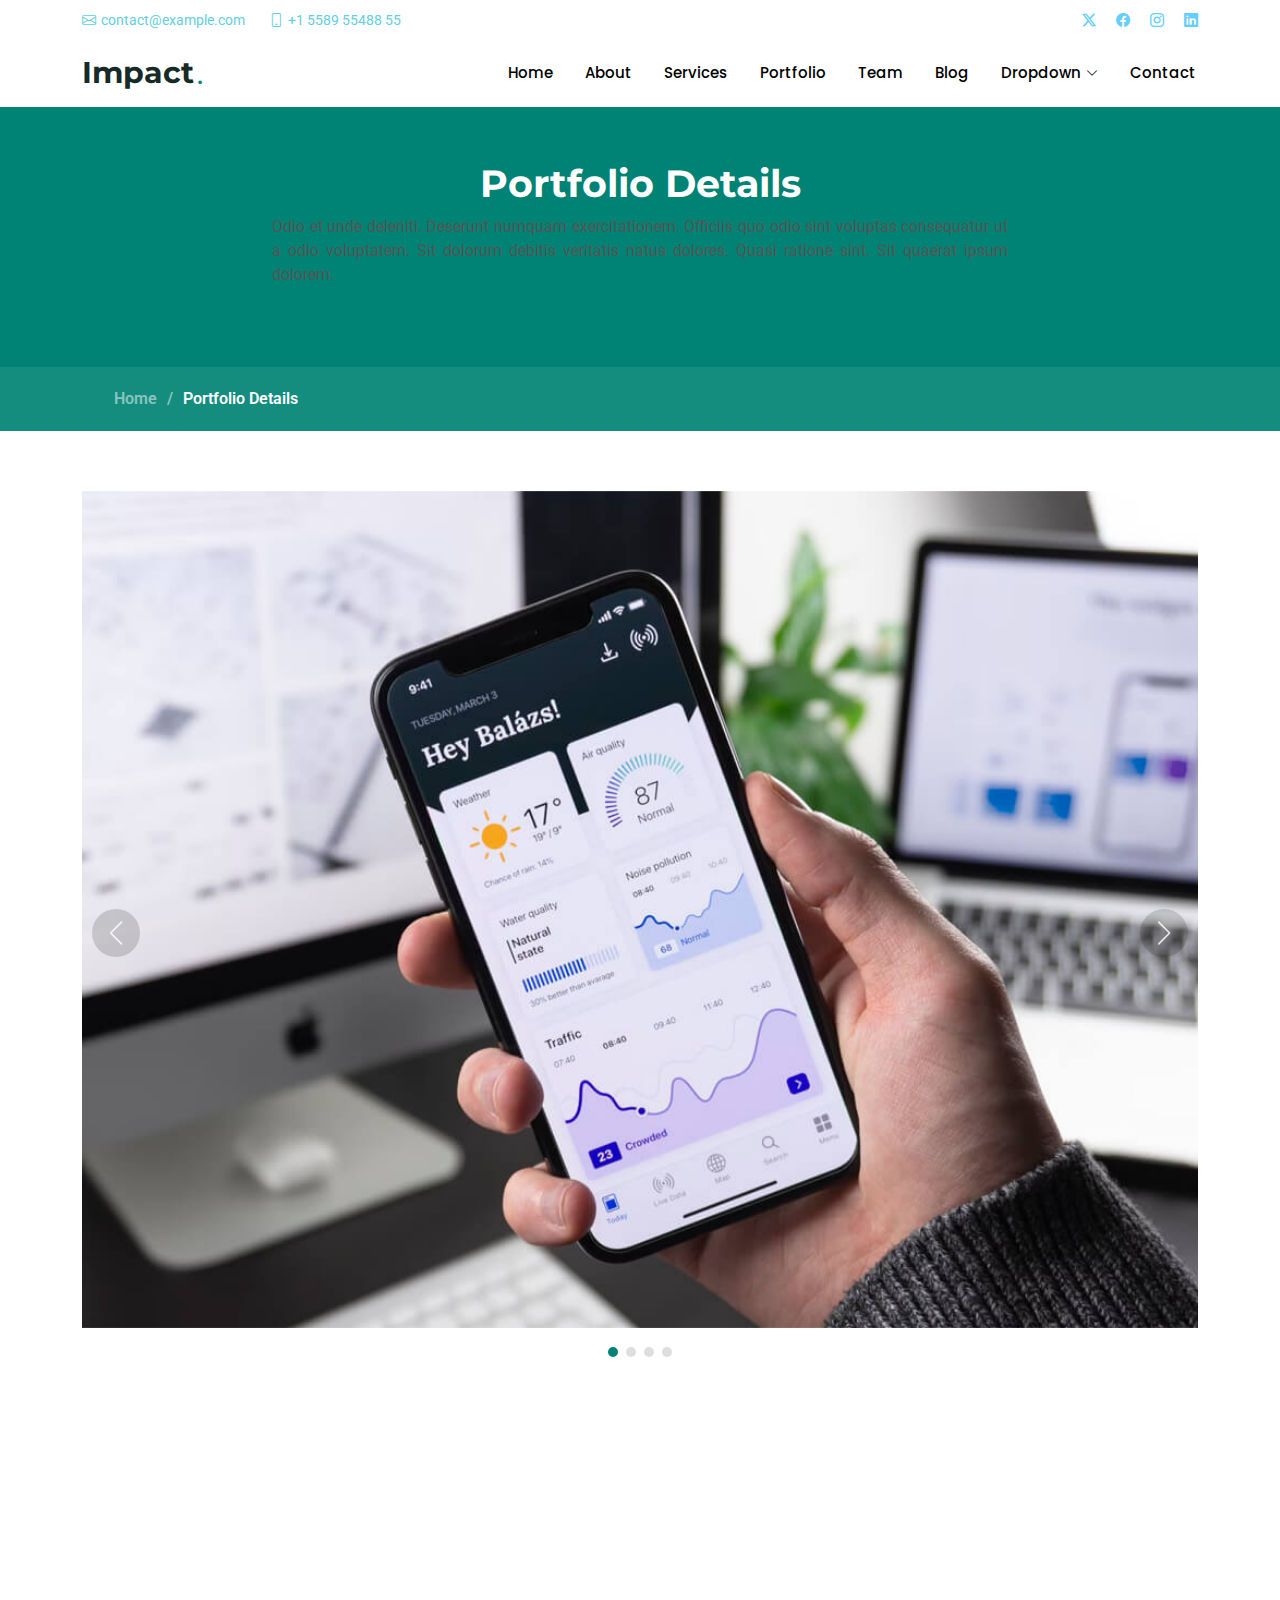
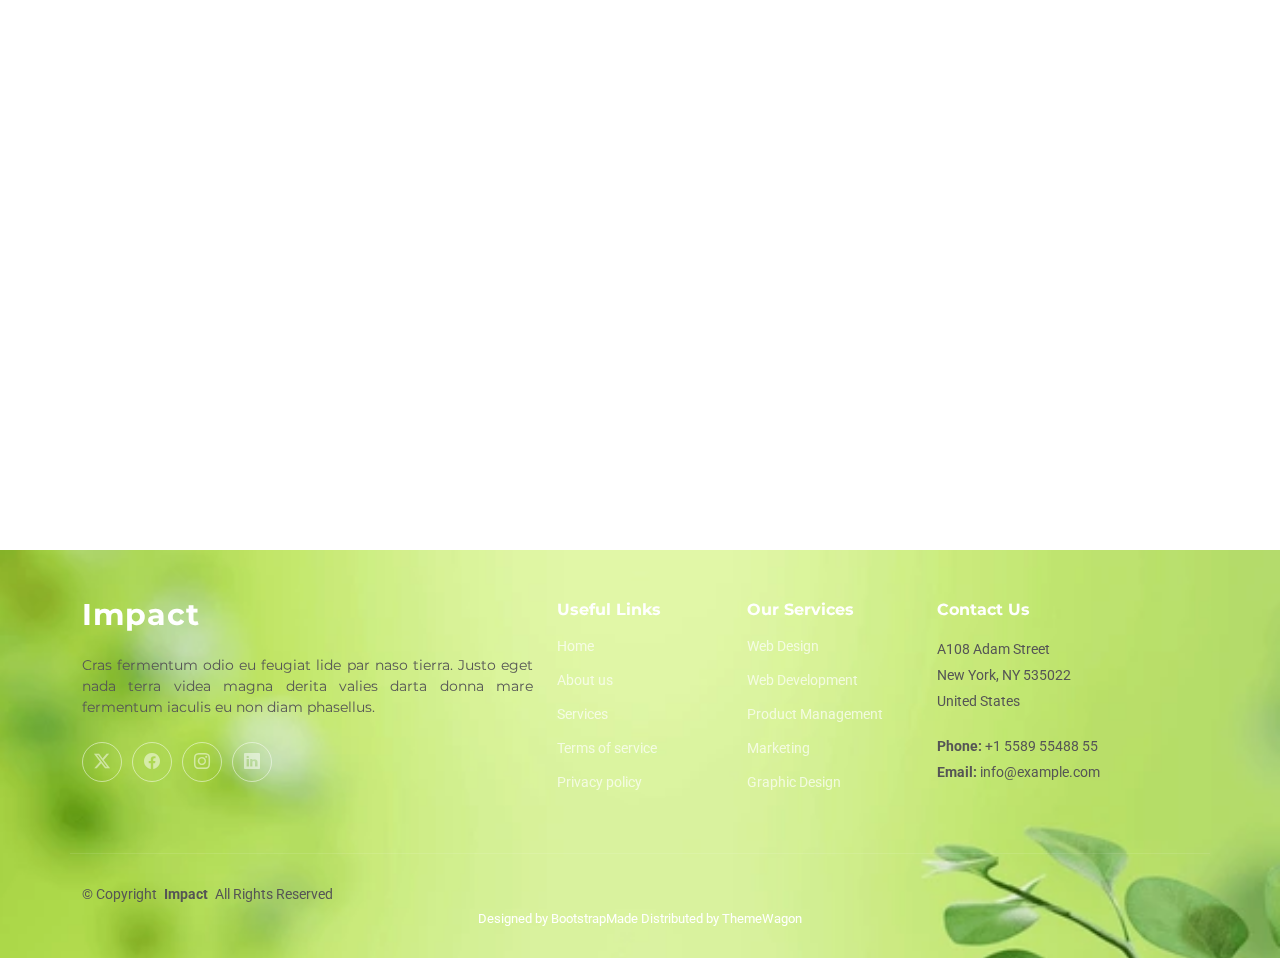
<file: portfolio-details.html>
<!DOCTYPE html>
<html lang="en">

<head>
  <meta charset="utf-8">
  <meta content="width=device-width, initial-scale=1.0" name="viewport">
  <title>Portfolio Details - Impact Bootstrap Template</title>
  <meta name="description" content="">
  <meta name="keywords" content="">

  <!-- Favicons -->
  <link href="assets/img/favicon.png" rel="icon">
  <link href="assets/img/apple-touch-icon.png" rel="apple-touch-icon">

  <!-- Fonts -->
  <link href="https://fonts.googleapis.com" rel="preconnect">
  <link href="https://fonts.gstatic.com" rel="preconnect" crossorigin>
  <link href="https://fonts.googleapis.com/css2?family=Roboto:ital,wght@0,100;0,300;0,400;0,500;0,700;0,900;1,100;1,300;1,400;1,500;1,700;1,900&family=Montserrat:ital,wght@0,100;0,200;0,300;0,400;0,500;0,600;0,700;0,800;0,900;1,100;1,200;1,300;1,400;1,500;1,600;1,700;1,800;1,900&family=Poppins:ital,wght@0,100;0,200;0,300;0,400;0,500;0,600;0,700;0,800;0,900;1,100;1,200;1,300;1,400;1,500;1,600;1,700;1,800;1,900&display=swap" rel="stylesheet">

  <!-- Vendor CSS Files -->
  <link href="assets/vendor/bootstrap/css/bootstrap.min.css" rel="stylesheet">
  <link href="assets/vendor/bootstrap-icons/bootstrap-icons.css" rel="stylesheet">
  <link href="assets/vendor/aos/aos.css" rel="stylesheet">
  <link href="assets/vendor/glightbox/css/glightbox.min.css" rel="stylesheet">
  <link href="assets/vendor/swiper/swiper-bundle.min.css" rel="stylesheet">

  <!-- Main CSS File -->
  <link href="assets/css/main.css" rel="stylesheet">

  <!-- =======================================================
  * Template Name: Impact
  * Template URL: https://bootstrapmade.com/impact-bootstrap-business-website-template/
  * Updated: Aug 07 2024 with Bootstrap v5.3.3
  * Author: BootstrapMade.com
  * License: https://bootstrapmade.com/license/
  ======================================================== -->
</head>

<body class="portfolio-details-page">

  <header id="header" class="header fixed-top">

    <div class="topbar d-flex align-items-center">
      <div class="container d-flex justify-content-center justify-content-md-between">
        <div class="contact-info d-flex align-items-center">
          <i class="bi bi-envelope d-flex align-items-center"><a href="mailto:contact@example.com">contact@example.com</a></i>
          <i class="bi bi-phone d-flex align-items-center ms-4"><span>+1 5589 55488 55</span></i>
        </div>
        <div class="social-links d-none d-md-flex align-items-center">
          <a href="#" class="twitter"><i class="bi bi-twitter-x"></i></a>
          <a href="#" class="facebook"><i class="bi bi-facebook"></i></a>
          <a href="#" class="instagram"><i class="bi bi-instagram"></i></a>
          <a href="#" class="linkedin"><i class="bi bi-linkedin"></i></a>
        </div>
      </div>
    </div><!-- End Top Bar -->

    <div class="branding d-flex align-items-cente">

      <div class="container position-relative d-flex align-items-center justify-content-between">
        <a href="index.html" class="logo d-flex align-items-center">
          <!-- Uncomment the line below if you also wish to use an image logo -->
          <!-- <img src="assets/img/logo.png" alt=""> -->
          <h1 class="sitename">Impact</h1>
          <span>.</span>
        </a>

        <nav id="navmenu" class="navmenu">
          <ul>
            <li><a href="#hero">Home<br></a></li>
            <li><a href="#about">About</a></li>
            <li><a href="#services">Services</a></li>
            <li><a href="#portfolio">Portfolio</a></li>
            <li><a href="#team">Team</a></li>
            <li><a href="blog.html">Blog</a></li>
            <li class="dropdown"><a href="#"><span>Dropdown</span> <i class="bi bi-chevron-down toggle-dropdown"></i></a>
              <ul>
                <li><a href="#">Dropdown 1</a></li>
                <li class="dropdown"><a href="#"><span>Deep Dropdown</span> <i class="bi bi-chevron-down toggle-dropdown"></i></a>
                  <ul>
                    <li><a href="#">Deep Dropdown 1</a></li>
                    <li><a href="#">Deep Dropdown 2</a></li>
                    <li><a href="#">Deep Dropdown 3</a></li>
                    <li><a href="#">Deep Dropdown 4</a></li>
                    <li><a href="#">Deep Dropdown 5</a></li>
                  </ul>
                </li>
                <li><a href="#">Dropdown 2</a></li>
                <li><a href="#">Dropdown 3</a></li>
                <li><a href="#">Dropdown 4</a></li>
              </ul>
            </li>
            <li><a href="#contact">Contact</a></li>
          </ul>
          <i class="mobile-nav-toggle d-xl-none bi bi-list"></i>
        </nav>

      </div>

    </div>

  </header>

  <main class="main">

    <!-- Page Title -->
    <div class="page-title">
      <div class="heading">
        <div class="container">
          <div class="row d-flex justify-content-center text-center">
            <div class="col-lg-8">
              <h1>Portfolio Details</h1>
              <p class="mb-0">Odio et unde deleniti. Deserunt numquam exercitationem. Officiis quo odio sint voluptas consequatur ut a odio voluptatem. Sit dolorum debitis veritatis natus dolores. Quasi ratione sint. Sit quaerat ipsum dolorem.</p>
            </div>
          </div>
        </div>
      </div>
      <nav class="breadcrumbs">
        <div class="container">
          <ol>
            <li><a href="index.html">Home</a></li>
            <li class="current">Portfolio Details</li>
          </ol>
        </div>
      </nav>
    </div><!-- End Page Title -->

    <!-- Portfolio Details Section -->
    <section id="portfolio-details" class="portfolio-details section">

      <div class="container" data-aos="fade-up">

        <div class="portfolio-details-slider swiper init-swiper">
          <script type="application/json" class="swiper-config">
            {
              "loop": true,
              "speed": 600,
              "autoplay": {
                "delay": 5000
              },
              "slidesPerView": "auto",
              "navigation": {
                "nextEl": ".swiper-button-next",
                "prevEl": ".swiper-button-prev"
              },
              "pagination": {
                "el": ".swiper-pagination",
                "type": "bullets",
                "clickable": true
              }
            }
          </script>
          <div class="swiper-wrapper align-items-center">

            <div class="swiper-slide">
              <img src="assets/img/portfolio/app-1.jpg" alt="">
            </div>

            <div class="swiper-slide">
              <img src="assets/img/portfolio/product-1.jpg" alt="">
            </div>

            <div class="swiper-slide">
              <img src="assets/img/portfolio/branding-1.jpg" alt="">
            </div>

            <div class="swiper-slide">
              <img src="assets/img/portfolio/books-1.jpg" alt="">
            </div>

          </div>
          <div class="swiper-button-prev"></div>
          <div class="swiper-button-next"></div>
          <div class="swiper-pagination"></div>
        </div>

        <div class="row justify-content-between gy-4 mt-4">

          <div class="col-lg-8" data-aos="fade-up">
            <div class="portfolio-description">
              <h2>This is an example of portfolio details</h2>
              <p>
                Autem ipsum nam porro corporis rerum. Quis eos dolorem eos itaque inventore commodi labore quia quia. Exercitationem repudiandae officiis neque suscipit non officia eaque itaque enim. Voluptatem officia accusantium nesciunt est omnis tempora consectetur dignissimos. Sequi nulla at esse enim cum deserunt eius.
              </p>
              <p>
                Amet consequatur qui dolore veniam voluptatem voluptatem sit. Non aspernatur atque natus ut cum nam et. Praesentium error dolores rerum minus sequi quia veritatis eum. Eos et doloribus doloremque nesciunt molestiae laboriosam.
              </p>

              <div class="testimonial-item">
                <p>
                  <i class="bi bi-quote quote-icon-left"></i>
                  <span>Export tempor illum tamen malis malis eram quae irure esse labore quem cillum quid cillum eram malis quorum velit fore eram velit sunt aliqua noster fugiat irure amet legam anim culpa.</span>
                  <i class="bi bi-quote quote-icon-right"></i>
                </p>
                <div>
                  <img src="assets/img/testimonials/testimonials-2.jpg" class="testimonial-img" alt="">
                  <h3>Sara Wilsson</h3>
                  <h4>Designer</h4>
                </div>
              </div>

              <p>
                Impedit ipsum quae et aliquid doloribus et voluptatem quasi. Perspiciatis occaecati earum et magnam animi. Quibusdam non qui ea vitae suscipit vitae sunt. Repudiandae incidunt cumque minus deserunt assumenda tempore. Delectus voluptas necessitatibus est.
              </p>

              <p>
                Sunt voluptatum sapiente facilis quo odio aut ipsum repellat debitis. Molestiae et autem libero. Explicabo et quod necessitatibus similique quis dolor eum. Numquam eaque praesentium rem et qui nesciunt.
              </p>

            </div>
          </div>

          <div class="col-lg-3" data-aos="fade-up" data-aos-delay="100">
            <div class="portfolio-info">
              <h3>Project information</h3>
              <ul>
                <li><strong>Category</strong> Web design</li>
                <li><strong>Client</strong> ASU Company</li>
                <li><strong>Project date</strong> 01 March, 2020</li>
                <li><strong>Project URL</strong> <a href="#">www.example.com</a></li>
                <li><a href="#" class="btn-visit align-self-start">Visit Website</a></li>
              </ul>
            </div>
          </div>

        </div>

      </div>

    </section><!-- /Portfolio Details Section -->

  </main>

  <footer id="footer" class="footer accent-background">

    <div class="container footer-top">
      <div class="row gy-4">
        <div class="col-lg-5 col-md-12 footer-about">
          <a href="index.html" class="logo d-flex align-items-center">
            <span class="sitename">Impact</span>
          </a>
          <p>Cras fermentum odio eu feugiat lide par naso tierra. Justo eget nada terra videa magna derita valies darta donna mare fermentum iaculis eu non diam phasellus.</p>
          <div class="social-links d-flex mt-4">
            <a href=""><i class="bi bi-twitter-x"></i></a>
            <a href=""><i class="bi bi-facebook"></i></a>
            <a href=""><i class="bi bi-instagram"></i></a>
            <a href=""><i class="bi bi-linkedin"></i></a>
          </div>
        </div>

        <div class="col-lg-2 col-6 footer-links">
          <h4>Useful Links</h4>
          <ul>
            <li><a href="#">Home</a></li>
            <li><a href="#">About us</a></li>
            <li><a href="#">Services</a></li>
            <li><a href="#">Terms of service</a></li>
            <li><a href="#">Privacy policy</a></li>
          </ul>
        </div>

        <div class="col-lg-2 col-6 footer-links">
          <h4>Our Services</h4>
          <ul>
            <li><a href="#">Web Design</a></li>
            <li><a href="#">Web Development</a></li>
            <li><a href="#">Product Management</a></li>
            <li><a href="#">Marketing</a></li>
            <li><a href="#">Graphic Design</a></li>
          </ul>
        </div>

        <div class="col-lg-3 col-md-12 footer-contact text-center text-md-start">
          <h4>Contact Us</h4>
          <p>A108 Adam Street</p>
          <p>New York, NY 535022</p>
          <p>United States</p>
          <p class="mt-4"><strong>Phone:</strong> <span>+1 5589 55488 55</span></p>
          <p><strong>Email:</strong> <span>info@example.com</span></p>
        </div>

      </div>
    </div>

    <div class="container copyright text-center mt-4">
      <p>© <span>Copyright</span> <strong class="px-1 sitename">Impact</strong> <span>All Rights Reserved</span></p>
      <div class="credits">
        <!-- All the links in the footer should remain intact. -->
        <!-- You can delete the links only if you've purchased the pro version. -->
        <!-- Licensing information: https://bootstrapmade.com/license/ -->
        <!-- Purchase the pro version with working PHP/AJAX contact form: [buy-url] -->
        Designed by <a href="https://bootstrapmade.com/">BootstrapMade</a> Distributed by <a href="https://themewagon.com">ThemeWagon</a>
      </div>
    </div>

  </footer>

  <!-- Scroll Top -->
  <a href="#" id="scroll-top" class="scroll-top d-flex align-items-center justify-content-center"><i class="bi bi-arrow-up-short"></i></a>

  <!-- Preloader -->
  <div id="preloader"></div>

  <!-- Vendor JS Files -->
  <script src="assets/vendor/bootstrap/js/bootstrap.bundle.min.js"></script>
  <script src="assets/vendor/php-email-form/validate.js"></script>
  <script src="assets/vendor/aos/aos.js"></script>
  <script src="assets/vendor/glightbox/js/glightbox.min.js"></script>
  <script src="assets/vendor/swiper/swiper-bundle.min.js"></script>
  <script src="assets/vendor/purecounter/purecounter_vanilla.js"></script>
  <script src="assets/vendor/imagesloaded/imagesloaded.pkgd.min.js"></script>
  <script src="assets/vendor/isotope-layout/isotope.pkgd.min.js"></script>

  <!-- Main JS File -->
  <script src="assets/js/main.js"></script>

</body>

</html>
</file>
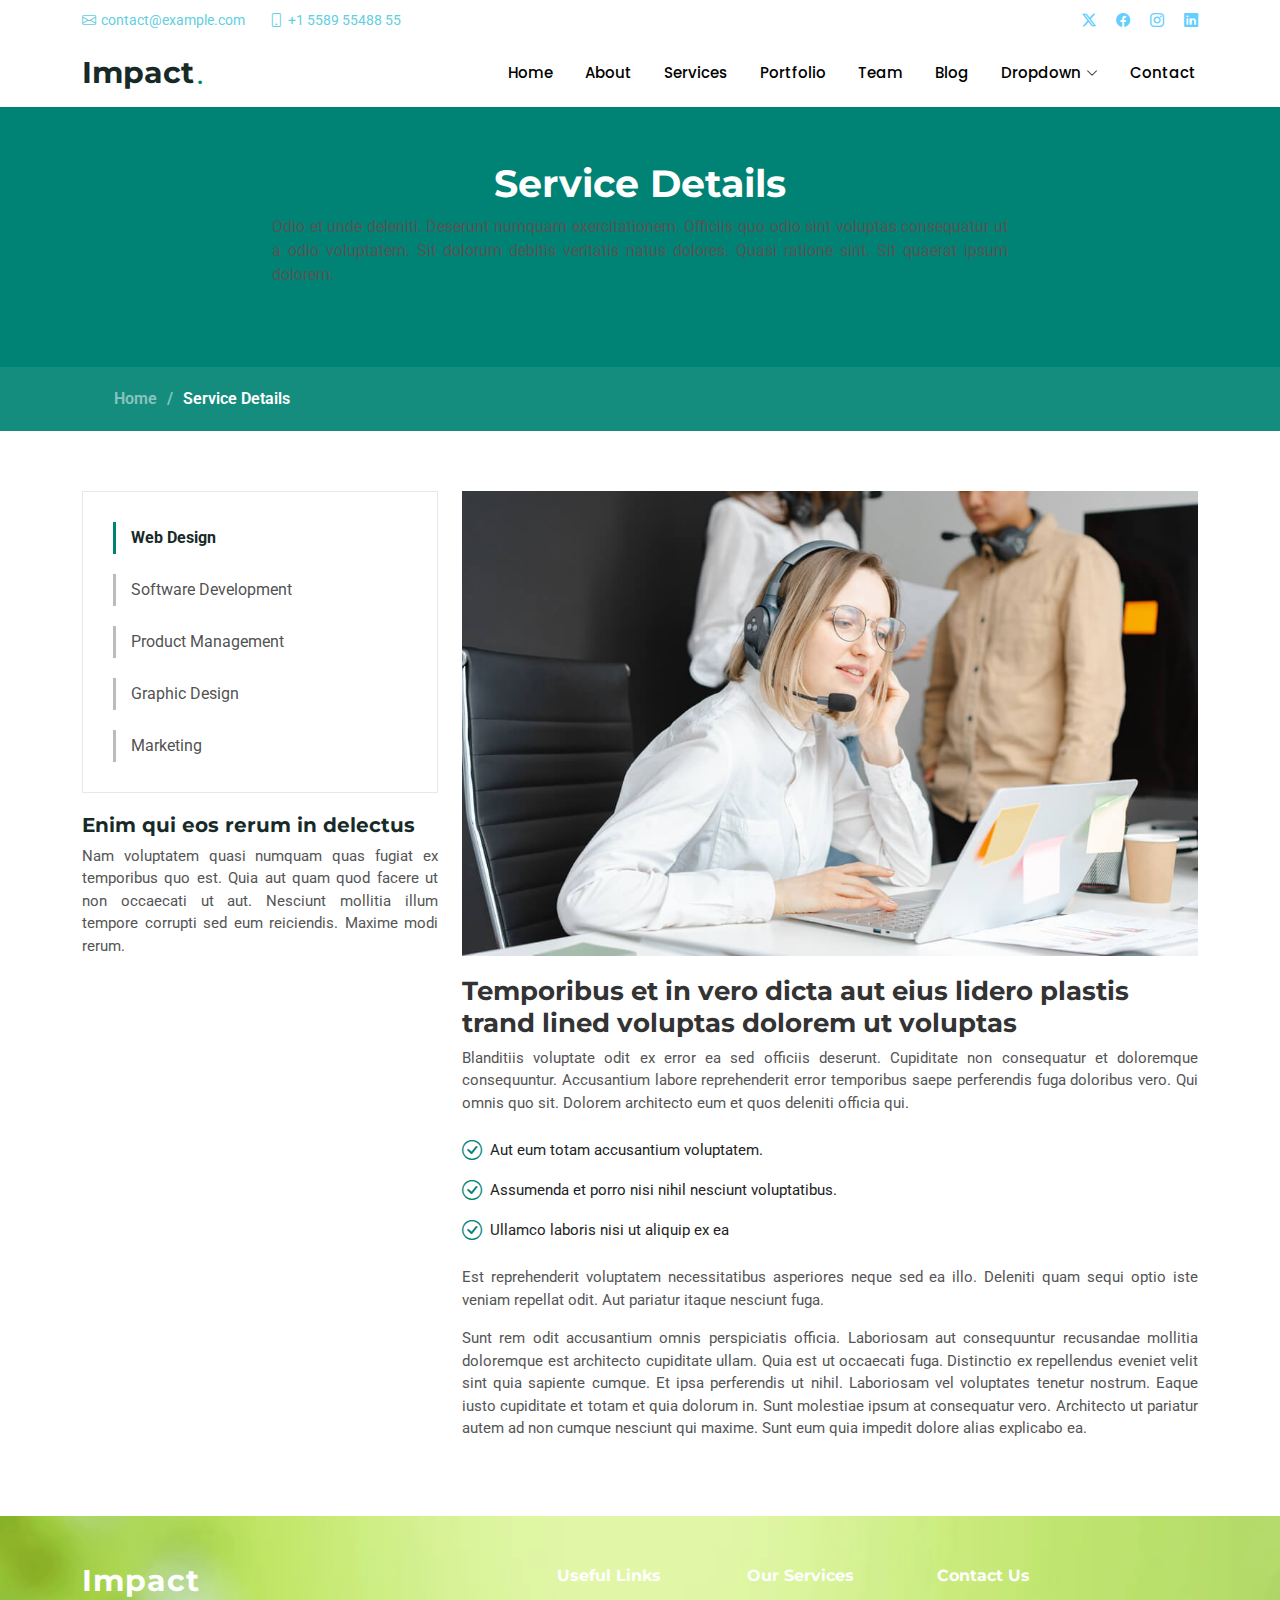
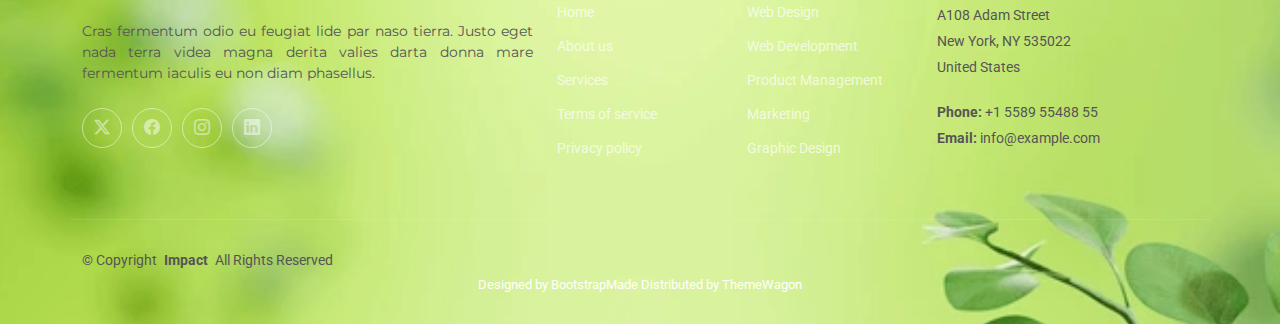
<file: service-details.html>
<!DOCTYPE html>
<html lang="en">

<head>
  <meta charset="utf-8">
  <meta content="width=device-width, initial-scale=1.0" name="viewport">
  <title>Service Details - Impact Bootstrap Template</title>
  <meta name="description" content="">
  <meta name="keywords" content="">

  <!-- Favicons -->
  <link href="assets/img/favicon.png" rel="icon">
  <link href="assets/img/apple-touch-icon.png" rel="apple-touch-icon">

  <!-- Fonts -->
  <link href="https://fonts.googleapis.com" rel="preconnect">
  <link href="https://fonts.gstatic.com" rel="preconnect" crossorigin>
  <link href="https://fonts.googleapis.com/css2?family=Roboto:ital,wght@0,100;0,300;0,400;0,500;0,700;0,900;1,100;1,300;1,400;1,500;1,700;1,900&family=Montserrat:ital,wght@0,100;0,200;0,300;0,400;0,500;0,600;0,700;0,800;0,900;1,100;1,200;1,300;1,400;1,500;1,600;1,700;1,800;1,900&family=Poppins:ital,wght@0,100;0,200;0,300;0,400;0,500;0,600;0,700;0,800;0,900;1,100;1,200;1,300;1,400;1,500;1,600;1,700;1,800;1,900&display=swap" rel="stylesheet">

  <!-- Vendor CSS Files -->
  <link href="assets/vendor/bootstrap/css/bootstrap.min.css" rel="stylesheet">
  <link href="assets/vendor/bootstrap-icons/bootstrap-icons.css" rel="stylesheet">
  <link href="assets/vendor/aos/aos.css" rel="stylesheet">
  <link href="assets/vendor/glightbox/css/glightbox.min.css" rel="stylesheet">
  <link href="assets/vendor/swiper/swiper-bundle.min.css" rel="stylesheet">

  <!-- Main CSS File -->
  <link href="assets/css/main.css" rel="stylesheet">

  <!-- =======================================================
  * Template Name: Impact
  * Template URL: https://bootstrapmade.com/impact-bootstrap-business-website-template/
  * Updated: Aug 07 2024 with Bootstrap v5.3.3
  * Author: BootstrapMade.com
  * License: https://bootstrapmade.com/license/
  ======================================================== -->
</head>

<body class="service-details-page">

  <header id="header" class="header fixed-top">

    <div class="topbar d-flex align-items-center">
      <div class="container d-flex justify-content-center justify-content-md-between">
        <div class="contact-info d-flex align-items-center">
          <i class="bi bi-envelope d-flex align-items-center"><a href="mailto:contact@example.com">contact@example.com</a></i>
          <i class="bi bi-phone d-flex align-items-center ms-4"><span>+1 5589 55488 55</span></i>
        </div>
        <div class="social-links d-none d-md-flex align-items-center">
          <a href="#" class="twitter"><i class="bi bi-twitter-x"></i></a>
          <a href="#" class="facebook"><i class="bi bi-facebook"></i></a>
          <a href="#" class="instagram"><i class="bi bi-instagram"></i></a>
          <a href="#" class="linkedin"><i class="bi bi-linkedin"></i></a>
        </div>
      </div>
    </div><!-- End Top Bar -->

    <div class="branding d-flex align-items-cente">

      <div class="container position-relative d-flex align-items-center justify-content-between">
        <a href="index.html" class="logo d-flex align-items-center">
          <!-- Uncomment the line below if you also wish to use an image logo -->
          <!-- <img src="assets/img/logo.png" alt=""> -->
          <h1 class="sitename">Impact</h1>
          <span>.</span>
        </a>

        <nav id="navmenu" class="navmenu">
          <ul>
            <li><a href="#hero">Home<br></a></li>
            <li><a href="#about">About</a></li>
            <li><a href="#services">Services</a></li>
            <li><a href="#portfolio">Portfolio</a></li>
            <li><a href="#team">Team</a></li>
            <li><a href="blog.html">Blog</a></li>
            <li class="dropdown"><a href="#"><span>Dropdown</span> <i class="bi bi-chevron-down toggle-dropdown"></i></a>
              <ul>
                <li><a href="#">Dropdown 1</a></li>
                <li class="dropdown"><a href="#"><span>Deep Dropdown</span> <i class="bi bi-chevron-down toggle-dropdown"></i></a>
                  <ul>
                    <li><a href="#">Deep Dropdown 1</a></li>
                    <li><a href="#">Deep Dropdown 2</a></li>
                    <li><a href="#">Deep Dropdown 3</a></li>
                    <li><a href="#">Deep Dropdown 4</a></li>
                    <li><a href="#">Deep Dropdown 5</a></li>
                  </ul>
                </li>
                <li><a href="#">Dropdown 2</a></li>
                <li><a href="#">Dropdown 3</a></li>
                <li><a href="#">Dropdown 4</a></li>
              </ul>
            </li>
            <li><a href="#contact">Contact</a></li>
          </ul>
          <i class="mobile-nav-toggle d-xl-none bi bi-list"></i>
        </nav>

      </div>

    </div>

  </header>

  <main class="main">

    <!-- Page Title -->
    <div class="page-title">
      <div class="heading">
        <div class="container">
          <div class="row d-flex justify-content-center text-center">
            <div class="col-lg-8">
              <h1>Service Details</h1>
              <p class="mb-0">Odio et unde deleniti. Deserunt numquam exercitationem. Officiis quo odio sint voluptas consequatur ut a odio voluptatem. Sit dolorum debitis veritatis natus dolores. Quasi ratione sint. Sit quaerat ipsum dolorem.</p>
            </div>
          </div>
        </div>
      </div>
      <nav class="breadcrumbs">
        <div class="container">
          <ol>
            <li><a href="index.html">Home</a></li>
            <li class="current">Service Details</li>
          </ol>
        </div>
      </nav>
    </div><!-- End Page Title -->

    <!-- Service Details Section -->
    <section id="service-details" class="service-details section">

      <div class="container">

        <div class="row gy-4">

          <div class="col-lg-4" data-aos="fade-up" data-aos-delay="100">
            <div class="services-list">
              <a href="#" class="active">Web Design</a>
              <a href="#">Software Development</a>
              <a href="#">Product Management</a>
              <a href="#">Graphic Design</a>
              <a href="#">Marketing</a>
            </div>

            <h4>Enim qui eos rerum in delectus</h4>
            <p>Nam voluptatem quasi numquam quas fugiat ex temporibus quo est. Quia aut quam quod facere ut non occaecati ut aut. Nesciunt mollitia illum tempore corrupti sed eum reiciendis. Maxime modi rerum.</p>
          </div>

          <div class="col-lg-8" data-aos="fade-up" data-aos-delay="200">
            <img src="assets/img/services.jpg" alt="" class="img-fluid services-img">
            <h3>Temporibus et in vero dicta aut eius lidero plastis trand lined voluptas dolorem ut voluptas</h3>
            <p>
              Blanditiis voluptate odit ex error ea sed officiis deserunt. Cupiditate non consequatur et doloremque consequuntur. Accusantium labore reprehenderit error temporibus saepe perferendis fuga doloribus vero. Qui omnis quo sit. Dolorem architecto eum et quos deleniti officia qui.
            </p>
            <ul>
              <li><i class="bi bi-check-circle"></i> <span>Aut eum totam accusantium voluptatem.</span></li>
              <li><i class="bi bi-check-circle"></i> <span>Assumenda et porro nisi nihil nesciunt voluptatibus.</span></li>
              <li><i class="bi bi-check-circle"></i> <span>Ullamco laboris nisi ut aliquip ex ea</span></li>
            </ul>
            <p>
              Est reprehenderit voluptatem necessitatibus asperiores neque sed ea illo. Deleniti quam sequi optio iste veniam repellat odit. Aut pariatur itaque nesciunt fuga.
            </p>
            <p>
              Sunt rem odit accusantium omnis perspiciatis officia. Laboriosam aut consequuntur recusandae mollitia doloremque est architecto cupiditate ullam. Quia est ut occaecati fuga. Distinctio ex repellendus eveniet velit sint quia sapiente cumque. Et ipsa perferendis ut nihil. Laboriosam vel voluptates tenetur nostrum. Eaque iusto cupiditate et totam et quia dolorum in. Sunt molestiae ipsum at consequatur vero. Architecto ut pariatur autem ad non cumque nesciunt qui maxime. Sunt eum quia impedit dolore alias explicabo ea.
            </p>
          </div>

        </div>

      </div>

    </section><!-- /Service Details Section -->

  </main>

  <footer id="footer" class="footer accent-background">

    <div class="container footer-top">
      <div class="row gy-4">
        <div class="col-lg-5 col-md-12 footer-about">
          <a href="index.html" class="logo d-flex align-items-center">
            <span class="sitename">Impact</span>
          </a>
          <p>Cras fermentum odio eu feugiat lide par naso tierra. Justo eget nada terra videa magna derita valies darta donna mare fermentum iaculis eu non diam phasellus.</p>
          <div class="social-links d-flex mt-4">
            <a href=""><i class="bi bi-twitter-x"></i></a>
            <a href=""><i class="bi bi-facebook"></i></a>
            <a href=""><i class="bi bi-instagram"></i></a>
            <a href=""><i class="bi bi-linkedin"></i></a>
          </div>
        </div>

        <div class="col-lg-2 col-6 footer-links">
          <h4>Useful Links</h4>
          <ul>
            <li><a href="#">Home</a></li>
            <li><a href="#">About us</a></li>
            <li><a href="#">Services</a></li>
            <li><a href="#">Terms of service</a></li>
            <li><a href="#">Privacy policy</a></li>
          </ul>
        </div>

        <div class="col-lg-2 col-6 footer-links">
          <h4>Our Services</h4>
          <ul>
            <li><a href="#">Web Design</a></li>
            <li><a href="#">Web Development</a></li>
            <li><a href="#">Product Management</a></li>
            <li><a href="#">Marketing</a></li>
            <li><a href="#">Graphic Design</a></li>
          </ul>
        </div>

        <div class="col-lg-3 col-md-12 footer-contact text-center text-md-start">
          <h4>Contact Us</h4>
          <p>A108 Adam Street</p>
          <p>New York, NY 535022</p>
          <p>United States</p>
          <p class="mt-4"><strong>Phone:</strong> <span>+1 5589 55488 55</span></p>
          <p><strong>Email:</strong> <span>info@example.com</span></p>
        </div>

      </div>
    </div>

    <div class="container copyright text-center mt-4">
      <p>© <span>Copyright</span> <strong class="px-1 sitename">Impact</strong> <span>All Rights Reserved</span></p>
      <div class="credits">
        <!-- All the links in the footer should remain intact. -->
        <!-- You can delete the links only if you've purchased the pro version. -->
        <!-- Licensing information: https://bootstrapmade.com/license/ -->
        <!-- Purchase the pro version with working PHP/AJAX contact form: [buy-url] -->
        Designed by <a href="https://bootstrapmade.com/">BootstrapMade</a> Distributed by <a href="https://themewagon.com">ThemeWagon</a>
      </div>
    </div>

  </footer>

  <!-- Scroll Top -->
  <a href="#" id="scroll-top" class="scroll-top d-flex align-items-center justify-content-center"><i class="bi bi-arrow-up-short"></i></a>

  <!-- Preloader -->
  <div id="preloader"></div>

  <!-- Vendor JS Files -->
  <script src="assets/vendor/bootstrap/js/bootstrap.bundle.min.js"></script>
  <script src="assets/vendor/php-email-form/validate.js"></script>
  <script src="assets/vendor/aos/aos.js"></script>
  <script src="assets/vendor/glightbox/js/glightbox.min.js"></script>
  <script src="assets/vendor/swiper/swiper-bundle.min.js"></script>
  <script src="assets/vendor/purecounter/purecounter_vanilla.js"></script>
  <script src="assets/vendor/imagesloaded/imagesloaded.pkgd.min.js"></script>
  <script src="assets/vendor/isotope-layout/isotope.pkgd.min.js"></script>

  <!-- Main JS File -->
  <script src="assets/js/main.js"></script>

</body>

</html>
</file>
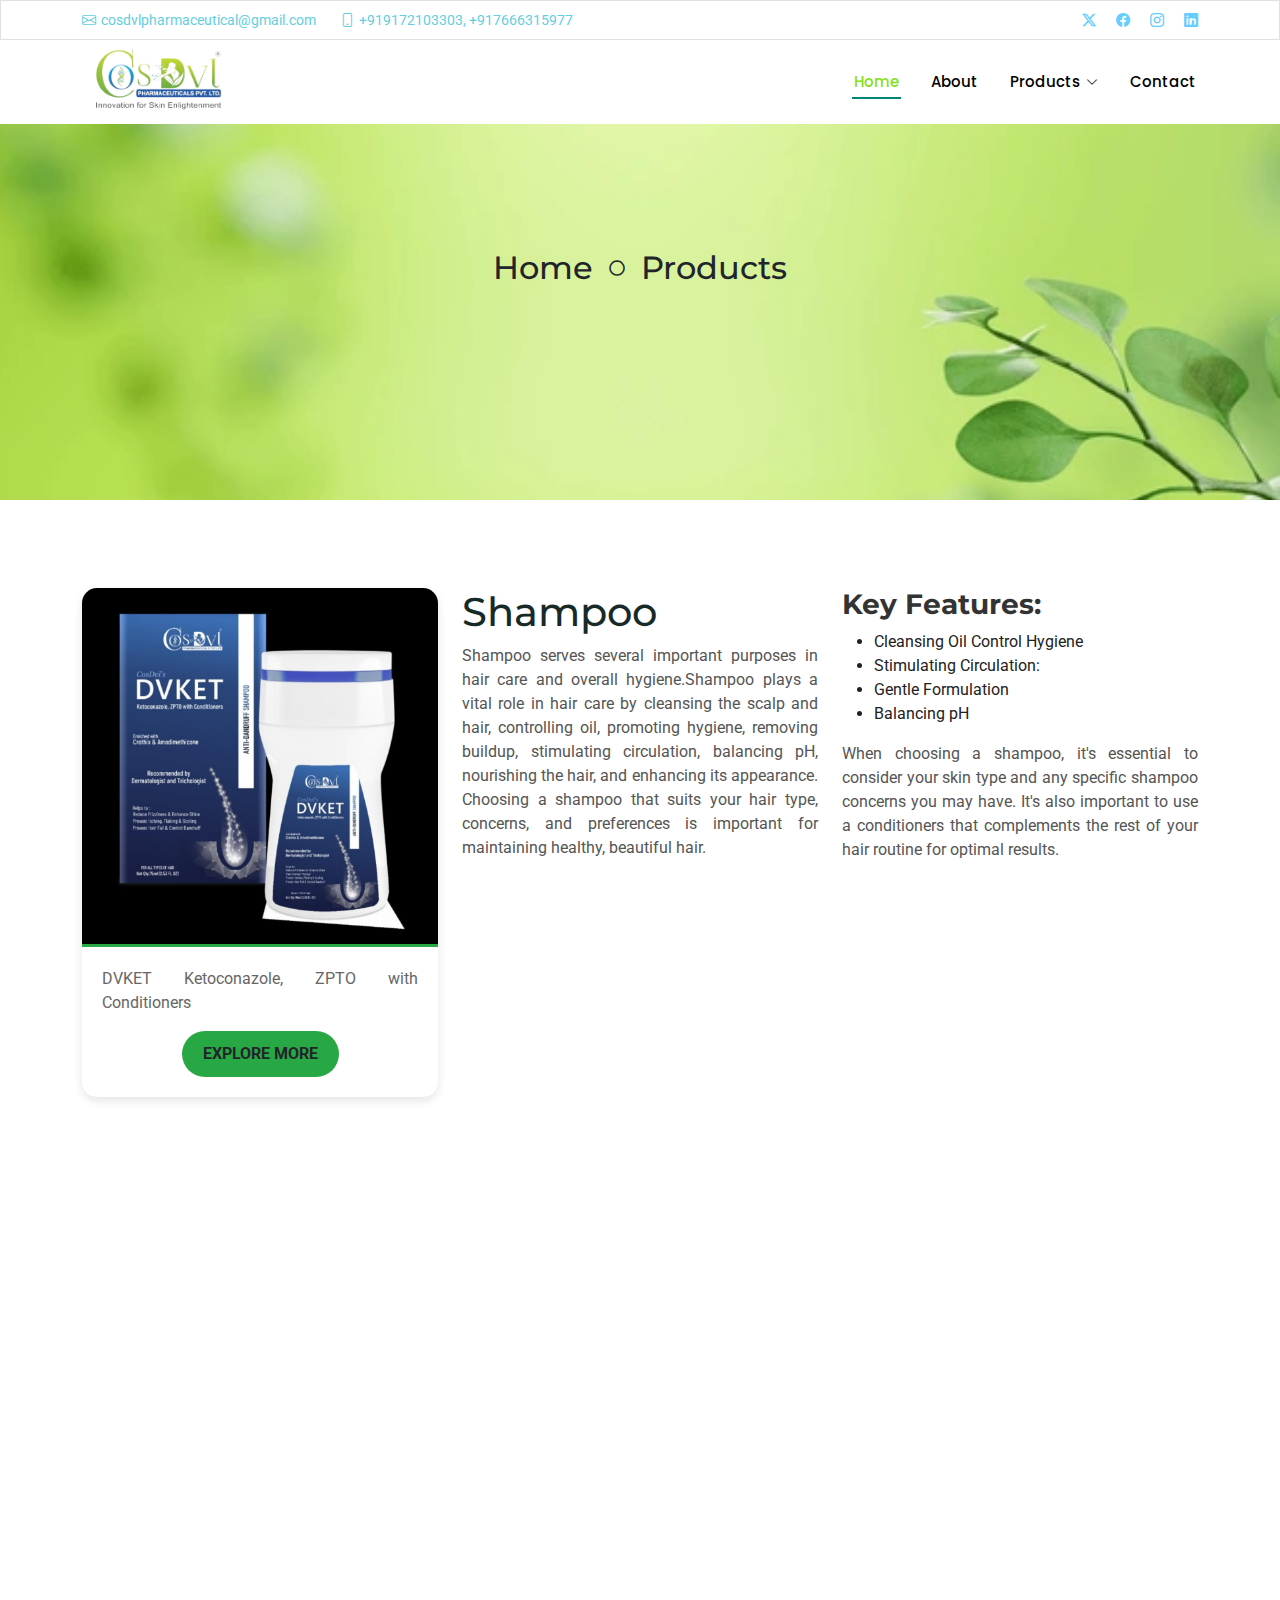
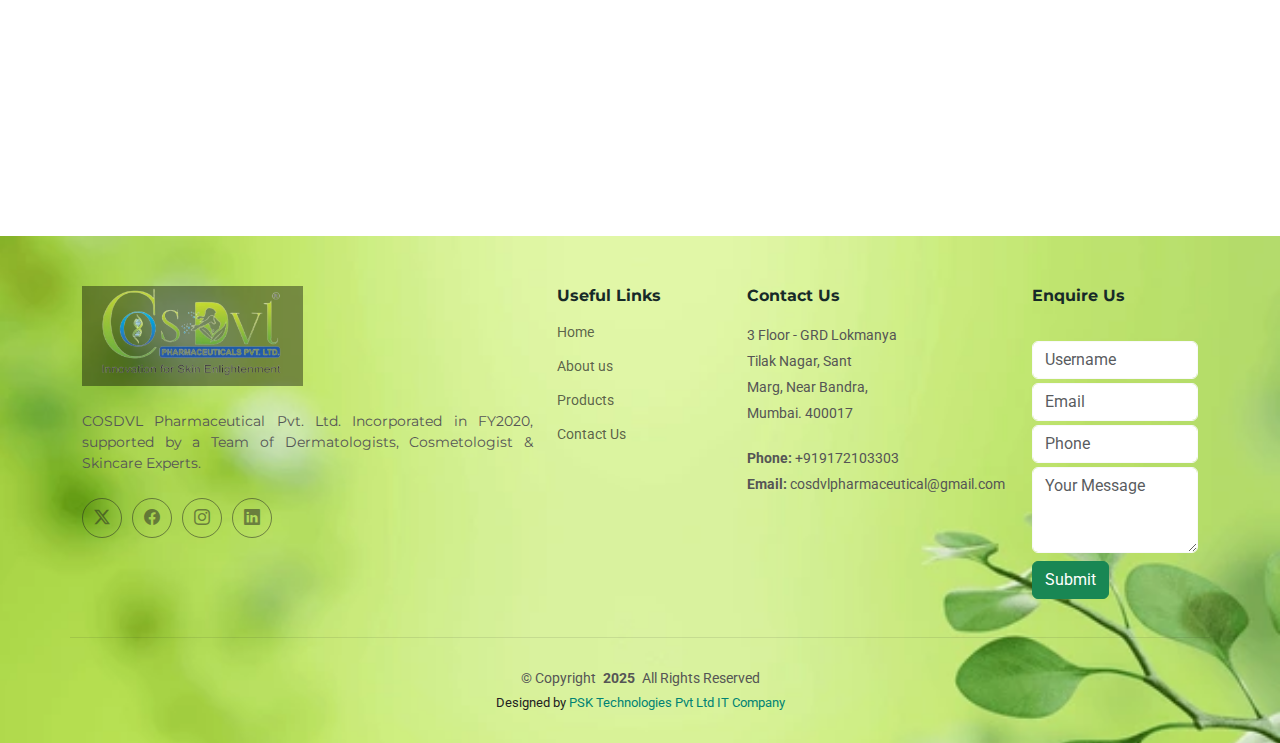
<file: shampoo.html>
<!DOCTYPE html>
<html lang="en">

<head>
  <meta charset="utf-8">
  <meta content="width=device-width, initial-scale=1.0" name="viewport">
  <title>COSDVL Pharmaceuticals Pvt. Ltd.</title>
  <meta name="description" content="COSDVL Pharmaceutical Pvt. Ltd., founded in 2020, boasts a dedicated team of dermatologists, cosmetologists, and skincare experts.">
  <meta name="keywords" content="COSDVL Pharma Hair Care Solutions, Best Hair Care Clinic, Dermatologist Recommended Shampoo,   Best Shampoo for Hair Care, Shampoo for Healthy Hair,  Best Sulfate-free Shampoo, Hair-Fall Control Shampoo,  Damaged Hair Removal Shampoo, Best Shampoo for Hair, Buy COSDVL Shampoo Online ">

  <!-- Favicons -->
  <link href="assets/img/cosdvl_loader.webp" rel="icon">
  <link href="assets/img/apple-touch-icon.png" rel="apple-touch-icon">

  <!-- Fonts -->
  <link href="https://fonts.googleapis.com" rel="preconnect">
  <link href="https://fonts.gstatic.com" rel="preconnect" crossorigin>
  <link href="https://fonts.googleapis.com/css2?family=Roboto:ital,wght@0,100;0,300;0,400;0,500;0,700;0,900;1,100;1,300;1,400;1,500;1,700;1,900&family=Montserrat:ital,wght@0,100;0,200;0,300;0,400;0,500;0,600;0,700;0,800;0,900;1,100;1,200;1,300;1,400;1,500;1,600;1,700;1,800;1,900&family=Poppins:ital,wght@0,100;0,200;0,300;0,400;0,500;0,600;0,700;0,800;0,900;1,100;1,200;1,300;1,400;1,500;1,600;1,700;1,800;1,900&display=swap" rel="stylesheet">

  <link href="https://cdnjs.cloudflare.com/ajax/libs/font-awesome/5.10.0/css/all.min.css" rel="stylesheet">
  <link rel="stylesheet" href="https://cdn.jsdelivr.net/npm/bootstrap-icons/font/bootstrap-icons.css"> <!-- Bootstrap Icons -->




  <!-- Vendor CSS Files -->
  <link href="assets/vendor/bootstrap/css/bootstrap.min.css" rel="stylesheet">
  <link href="assets/vendor/bootstrap-icons/bootstrap-icons.css" rel="stylesheet">
  <link href="assets/vendor/aos/aos.css" rel="stylesheet">
  <link href="assets/vendor/glightbox/css/glightbox.min.css" rel="stylesheet">
  <link href="assets/vendor/swiper/swiper-bundle.min.css" rel="stylesheet">

  <!-- Main CSS File -->
  <link href="assets/css/main.css" rel="stylesheet">

  <!-- =======================================================
  * Template Name: Impact
  * Template URL: https://bootstrapmade.com/impact-bootstrap-business-website-template/
  * Updated: Aug 07 2024 with Bootstrap v5.3.3
  * Author: BootstrapMade.com
  * License: https://bootstrapmade.com/license/
  ======================================================== -->

  <script type=application/ld+json>
    {
            "@context": "http://schema.org",
            "@type": "Pharmaceutical",
            "name": "COSDVL pharmaceuticals",
            "url": "https://cosdvlpharma.com/",
            "logo": "https://cosdvlpharma.com/img/lgog-65c068a7e19d2.webp", 
            "image": "https://cosdvlpharma.com/img/lgog-65c068a7e19d2.webp", 
            "description": "COSDVL Pharmaceutical Pvt. Ltd., founded in 2020, boasts a dedicated team of dermatologists, cosmetologists, and skincare experts.",
           
    "address": {
      "@type": "PostalAddress",
      "streetAddress": "3 Floor - GRD Lokmanya Tilak Nagar, Sant Kakkaya Marg, Near Bandra, Mumbai. 400017",
      "addressLocality": "Mumbai",
      "addressRegion": "Maharashtra",
      "postalCode": "440017",
      "addressCountry": "India"
      },
    
            
          "sameAs" : [ ""],
             
                  "contactPoint": {
            "@type": "ContactPoint",
            "telephone": +919172103303, +917666315977", 
            "contactType": "customer support"
            }
          }
    </script>
</head>

<body class="index-page">

  <header id="header" class="header fixed-top">

    <div class="topbar d-flex align-items-center border border-bottom-dark">
      <div class="container d-flex justify-content-center justify-content-md-between">
        <div class="contact-info d-flex align-items-center">
          <i class="bi bi-envelope d-flex align-items-center"><a href="mailto:contact@example.com">cosdvlpharmaceutical@gmail.com</a></i>
          <i class="bi bi-phone d-flex align-items-center ms-4"><span>+919172103303, +917666315977</span></i>
        </div>
        <div class="social-links d-none d-md-flex align-items-center">
          <a href="#" class="twitter"><i class="bi bi-twitter-x"></i></a>
          <a href="#" class="facebook"><i class="bi bi-facebook"></i></a>
          <a href="#" class="instagram"><i class="bi bi-instagram"></i></a>
          <a href="#" class="linkedin"><i class="bi bi-linkedin"></i></a>
        </div>
      </div>
    </div><!-- End Top Bar -->

    <div class="branding d-flex align-items-cente">

      <div class="container position-relative d-flex align-items-center justify-content-between">
        <a href="index.html" class="logo d-flex align-items-center">
          <!-- Uncomment the line below if you also wish to use an image logo -->
          <!-- <img src="assets/img/logo.png" alt=""> -->
       <img src="/assets/img/lgog-65c068a7e19d2.webp" alt="Cosdvl Brand Identity">
        </a>

        <nav id="navmenu" class="navmenu">
          <ul>
            <li><a href="index.html" class="active">Home<br></a></li>
            <li><a href="about.html">About</a></li>
       
            <li class="dropdown"><a href="#"><span>Products</span> <i class="bi bi-chevron-down toggle-dropdown"></i></a>
              <ul>
        
                <li><a href="facewash.html">Face Wash</a>
          
                </li>
                <li><a href="shampoo.html">Shampoos</a></li>
                <li><a href="facecream.html">Face Creams</a></li>
                <li><a href="all products.html">All Products</a></li>
              </ul>
            </li>
            <li><a href="contact.html">Contact</a></li>
          </ul>
          <i class="mobile-nav-toggle d-xl-none bi bi-list"></i>
        </nav>

      </div>

    </div>


    </div>

  </header>
  <div class="jumbotron jumbotron-fluid bg-jumbotron" style="margin-bottom: 40px; background-image: url(/assets/img/wooden-product-display-podium-blurred-600nw-2185322147.webp);background-repeat: no-repeat;background-size: cover;height: 500px;">
    <div class="container text-center py-5">
        <h3 class="text-dark display-3 mb-4">Products</h3>
        <div class="d-inline-flex align-items-center text-dark" style="text-align: center;margin-top: 100px;">
            <h2 class="m-0"><a class="text-dark" href="">Home</a></h2>
            <i class="far fa-circle px-3 text-dark"></i>
            <h2 class="m-0 text-dark">Products</h2>
        </div>
    </div>
</div>



<div class="container py-5">
  <div class="row">
      <div class="col-md-4 mb-3">
        
                  <div class="product-card">
                      <img src="assets/img/b6.webp" alt="Ketoconazole & ZPTO Anti-Dandruff Formula">
                      <div class="product-info">
                        
                          <p>DVKET Ketoconazole, ZPTO with Conditioners</p>
                          <a href="#" class="btn explore-btn ">Explore More</a>
                      </div>
                  </div>
              </div>
        

<div class="col-md-4 text-section">
  <div class="text-section">
      <div class="text-block">
          <h1>Shampoo</h1>
      
     
          <p>Shampoo serves several important purposes in hair care and overall hygiene.Shampoo plays a vital role in hair care by cleansing the scalp and hair, controlling oil, promoting hygiene, removing buildup, stimulating circulation, balancing pH, nourishing the hair, and enhancing its appearance. Choosing a shampoo that suits your hair type, concerns, and preferences is important for maintaining healthy, beautiful hair.</p>
  
       
      </div>
  </div>


</div>

<div class="col-md-4 text-section">
  <div class="text-section">
    <h3>Key Features:</h3>
    <ul class="features">
        <li>Cleansing Oil Control Hygiene</li>
        <li>Stimulating Circulation:</li>
        <li>Gentle Formulation</li>
        <li>Balancing pH</li>
    </ul>

    <p>When choosing a shampoo, it's essential to consider your skin type and any specific shampoo concerns you may have. It's also important to use a conditioners that complements the rest of your hair routine for optimal results.</p>
  </div>
</div>
  </div>
</div>





 <!-- Testimonials Section -->
 <section id="testimonials" class="testimonials section">

    <!-- Section Title -->
    <div class="container section-title" data-aos="fade-up">
      <h2>Our Product Categories
      </h2>
      <p class="text-center">Experienced Personalized Tailors Made Unique Skincare Products</p>
    </div><!-- End Section Title -->

    <div class="container" data-aos="fade-up" data-aos-delay="100">

      <div class="swiper init-swiper">
        <script type="application/json" class="swiper-config">
          {
            "loop": true,
            "speed": 600,
            "autoplay": {
              "delay": 5000
            },
            "slidesPerView": "auto",
            "pagination": {
              "el": ".swiper-pagination",
              "type": "bullets",
              "clickable": true
            },
            "breakpoints": {
              "320": {
                "slidesPerView": 1,
                "spaceBetween": 40
              },
              "1200": {
                "slidesPerView": 3,
                "spaceBetween": 10
              }
            }
          }
        </script>
        <div class="swiper-wrapper">

          <div class="swiper-slide">
            <div class="testimonial-item">
              <img src="assets/img/5-ezgif.com-webp-to-jpg-converter.jpg" alt="Radient Glow Face Wash" class="testimonial-img" alt="">
            
        
            </div>
          </div><!-- End testimonial item -->

          <div class="swiper-slide">
            <div class="testimonial-item">
              <img src="assets/img/3-ezgif.com-webp-to-jpg-converter.jpg" alt="Soft Skin Face Cream" class="testimonial-img" alt="">
              
            </div>
          </div><!-- End testimonial item -->

          <div class="swiper-slide">
            <div class="testimonial-item">
              <img src="assets/img/4-ezgif.com-webp-to-jpg-converter.jpg" alt="Gentle Cleansing Body Lotion" class="testimonial-img" alt="">
            
            </div>
          </div><!-- End testimonial item -->

          <div class="swiper-slide">
            <div class="testimonial-item">
              <img src="assets/img/facewash-65c068a1c80bd-ezgif.com-webp-to-jpg-converter.jpg"alt="Say Goodbye to Dull Screen Face Scrub" class="testimonial-img" alt="">
          
            </div>
          </div><!-- End testimonial item -->

          <div class="swiper-slide">
            <div class="testimonial-item">
              <img src="assets/img/2-ezgif.com-webp-to-jpg-converter.jpg" class="testimonial-img" alt="Natural Skin Glow  Face Cream">
             
            </div>
          </div><!-- End testimonial item -->

          <div class="swiper-slide">
            <div class="testimonial-item">
              <img src="assets/img/71-ezgif.com-webp-to-jpg-converter.jpg" class="testimonial-img" alt="Vitamin E Shampoo">
             
            </div>
          </div>

          <div class="swiper-slide">
            <div class="testimonial-item">
              <img src="assets/img/6-ezgif.com-webp-to-jpg-converter.jpg" class="testimonial-img" alt="Neem Tree Face Serum ">
             
            </div>
          </div>
        </div>
        <div class="swiper-pagination"></div>
      </div>

    </div>

  </section><!-- /Testimonials Section -->






<footer id="footer" class="footer" >

    <div class="container footer-top" >
      <div class="row gy-4">
        <div class="col-lg-5 col-md-12 footer-about">
          <a href="index.html" class="logo d-flex align-items-center">
           <img src="assets/img/lgog-65c068a7e19d2.webp" alt="Cosdvl Brand Identity" >
           
            
          </a>
          <p>COSDVL Pharmaceutical Pvt. Ltd. Incorporated in FY2020, supported by a Team of Dermatologists, Cosmetologist & Skincare Experts.</p>
          <div class="social-links d-flex mt-4">
            <a href=""><i class="bi bi-twitter-x"></i></a>
            <a href=""><i class="bi bi-facebook"></i></a>
            <a href=""><i class="bi bi-instagram"></i></a>
            <a href=""><i class="bi bi-linkedin"></i></a>
          </div>
        </div>

        <div class="col-lg-2 col-6 footer-links">
          <h4>Useful Links</h4>
          <ul>
            <li><a href="#">Home</a></li>
            <li><a href="#">About us</a></li>
            <li><a href="#">Products</a></li>
            <li><a href="#">Contact Us</a></li>
         
          </ul>
        </div>

        <div class="col-lg-3 col-md-12 footer-contact text-center text-md-start">
          <h4>Contact Us</h4>
         <p>3 Floor - GRD Lokmanya</p>
         <p>Tilak Nagar, Sant </p>
         <p> Marg, Near Bandra,</p>
         <p> Mumbai. 400017</p>
          <p class="mt-4"><strong>Phone:</strong> <span>+919172103303</span></p>
          <p><strong>Email:</strong> <span>cosdvlpharmaceutical@gmail.com</span></p>
        </div>


        <div class="col-lg-2 col-6 footer-links">
          <h4 class=" mb-4">Enquire Us</h4>
          <form>
              <div class="form-group">
                  <input type="text" class="form-control border-light mb-1" placeholder="Username" required="required">
              </div>
              <div class="form-group">
                  <input type="email" class="form-control border-light mb-1" placeholder="Email" required="required">
              </div>
              <div class="form-group">
                  <input type="text" class="form-control border-light mb-1" placeholder="Phone" required="required">
              </div>
              <div class="form-group">
                  <textarea class="form-control border-light mb-2" rows="3" placeholder="Your Message" required="required"></textarea>
              </div>
              <div>
                  <button class="btn btn-success btn-block" type="submit">Submit</button>
              </div>
          </form>
        </div>

       

      </div>
    </div>

    <div class="container copyright text-center mt-2">
      <p class="text-center">© <span>Copyright</span> <strong class="px-1 sitename">2025</strong> <span>All Rights Reserved</span></p>
      <div class="credits">
        <!-- All the links in the footer should remain intact. -->
        <!-- You can delete the links only if you've purchased the pro version. -->
        <!-- Licensing information: https://bootstrapmade.com/license/ -->
        <!-- Purchase the pro version with working PHP/AJAX contact form: [buy-url] -->
        Designed by <a href="https://pskitservices.com/">PSK Technologies Pvt Ltd IT Company</a>
      </div>
    </div>

  </footer>

  <!-- Scroll Top -->
  <a href="#" id="scroll-top" class="scroll-top d-flex align-items-center justify-content-center"><i class="bi bi-arrow-up-short"></i></a>

  <!-- Preloader -->
  <div id="preloader"></div>

  <!-- Vendor JS Files -->
  <script src="assets/vendor/bootstrap/js/bootstrap.bundle.min.js"></script>
  <script src="assets/vendor/php-email-form/validate.js"></script>
  <script src="assets/vendor/aos/aos.js"></script>
  <script src="assets/vendor/glightbox/js/glightbox.min.js"></script>
  <script src="assets/vendor/swiper/swiper-bundle.min.js"></script>
  <script src="assets/vendor/purecounter/purecounter_vanilla.js"></script>
  <script src="assets/vendor/imagesloaded/imagesloaded.pkgd.min.js"></script>
  <script src="assets/vendor/isotope-layout/isotope.pkgd.min.js"></script>

  <!-- Main JS File -->
  <script src="assets/js/main.js"></script>

</body>
</html>
</file>
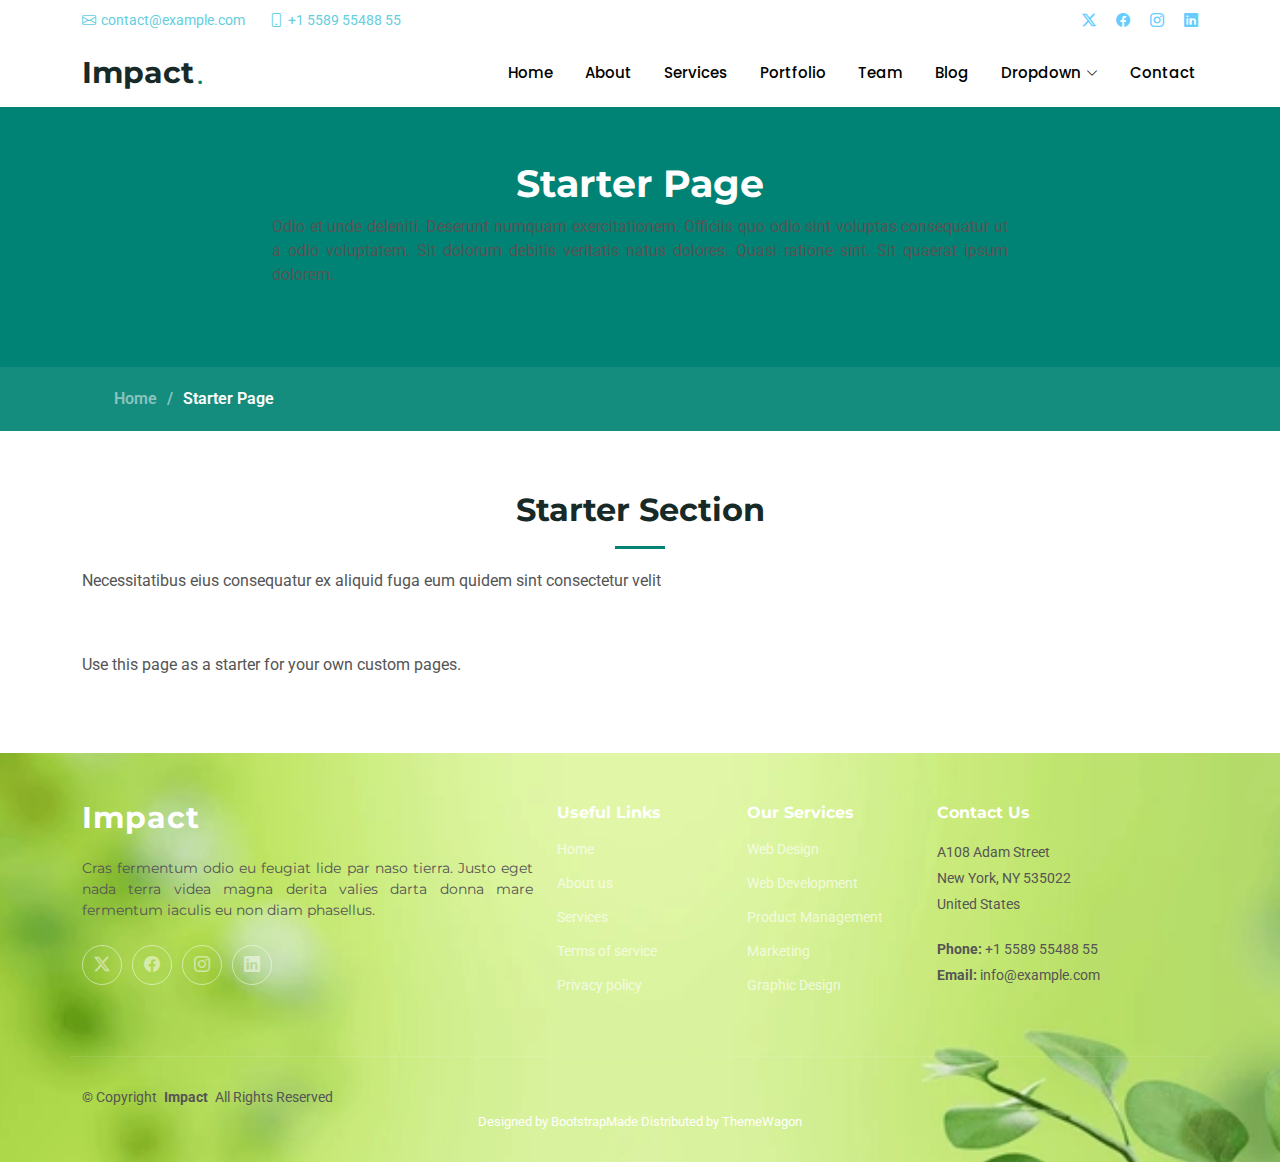
<file: starter-page.html>
<!DOCTYPE html>
<html lang="en">

<head>
  <meta charset="utf-8">
  <meta content="width=device-width, initial-scale=1.0" name="viewport">
  <title>Starter Page - Impact Bootstrap Template</title>
  <meta name="description" content="">
  <meta name="keywords" content="">

  <!-- Favicons -->
  <link href="assets/img/favicon.png" rel="icon">
  <link href="assets/img/apple-touch-icon.png" rel="apple-touch-icon">

  <!-- Fonts -->
  <link href="https://fonts.googleapis.com" rel="preconnect">
  <link href="https://fonts.gstatic.com" rel="preconnect" crossorigin>
  <link href="https://fonts.googleapis.com/css2?family=Roboto:ital,wght@0,100;0,300;0,400;0,500;0,700;0,900;1,100;1,300;1,400;1,500;1,700;1,900&family=Montserrat:ital,wght@0,100;0,200;0,300;0,400;0,500;0,600;0,700;0,800;0,900;1,100;1,200;1,300;1,400;1,500;1,600;1,700;1,800;1,900&family=Poppins:ital,wght@0,100;0,200;0,300;0,400;0,500;0,600;0,700;0,800;0,900;1,100;1,200;1,300;1,400;1,500;1,600;1,700;1,800;1,900&display=swap" rel="stylesheet">

  <!-- Vendor CSS Files -->
  <link href="assets/vendor/bootstrap/css/bootstrap.min.css" rel="stylesheet">
  <link href="assets/vendor/bootstrap-icons/bootstrap-icons.css" rel="stylesheet">
  <link href="assets/vendor/aos/aos.css" rel="stylesheet">
  <link href="assets/vendor/glightbox/css/glightbox.min.css" rel="stylesheet">
  <link href="assets/vendor/swiper/swiper-bundle.min.css" rel="stylesheet">

  <!-- Main CSS File -->
  <link href="assets/css/main.css" rel="stylesheet">

  <!-- =======================================================
  * Template Name: Impact
  * Template URL: https://bootstrapmade.com/impact-bootstrap-business-website-template/
  * Updated: Aug 07 2024 with Bootstrap v5.3.3
  * Author: BootstrapMade.com
  * License: https://bootstrapmade.com/license/
  ======================================================== -->
</head>

<body class="starter-page-page">

  <header id="header" class="header fixed-top">

    <div class="topbar d-flex align-items-center">
      <div class="container d-flex justify-content-center justify-content-md-between">
        <div class="contact-info d-flex align-items-center">
          <i class="bi bi-envelope d-flex align-items-center"><a href="mailto:contact@example.com">contact@example.com</a></i>
          <i class="bi bi-phone d-flex align-items-center ms-4"><span>+1 5589 55488 55</span></i>
        </div>
        <div class="social-links d-none d-md-flex align-items-center">
          <a href="#" class="twitter"><i class="bi bi-twitter-x"></i></a>
          <a href="#" class="facebook"><i class="bi bi-facebook"></i></a>
          <a href="#" class="instagram"><i class="bi bi-instagram"></i></a>
          <a href="#" class="linkedin"><i class="bi bi-linkedin"></i></a>
        </div>
      </div>
    </div><!-- End Top Bar -->

    <div class="branding d-flex align-items-cente">

      <div class="container position-relative d-flex align-items-center justify-content-between">
        <a href="index.html" class="logo d-flex align-items-center">
          <!-- Uncomment the line below if you also wish to use an image logo -->
          <!-- <img src="assets/img/logo.png" alt=""> -->
          <h1 class="sitename">Impact</h1>
          <span>.</span>
        </a>

        <nav id="navmenu" class="navmenu">
          <ul>
            <li><a href="#hero">Home<br></a></li>
            <li><a href="#about">About</a></li>
            <li><a href="#services">Services</a></li>
            <li><a href="#portfolio">Portfolio</a></li>
            <li><a href="#team">Team</a></li>
            <li><a href="blog.html">Blog</a></li>
            <li class="dropdown"><a href="#"><span>Dropdown</span> <i class="bi bi-chevron-down toggle-dropdown"></i></a>
              <ul>
                <li><a href="#">Dropdown 1</a></li>
                <li class="dropdown"><a href="#"><span>Deep Dropdown</span> <i class="bi bi-chevron-down toggle-dropdown"></i></a>
                  <ul>
                    <li><a href="#">Deep Dropdown 1</a></li>
                    <li><a href="#">Deep Dropdown 2</a></li>
                    <li><a href="#">Deep Dropdown 3</a></li>
                    <li><a href="#">Deep Dropdown 4</a></li>
                    <li><a href="#">Deep Dropdown 5</a></li>
                  </ul>
                </li>
                <li><a href="#">Dropdown 2</a></li>
                <li><a href="#">Dropdown 3</a></li>
                <li><a href="#">Dropdown 4</a></li>
              </ul>
            </li>
            <li><a href="#contact">Contact</a></li>
          </ul>
          <i class="mobile-nav-toggle d-xl-none bi bi-list"></i>
        </nav>

      </div>

    </div>

  </header>

  <main class="main">

    <!-- Page Title -->
    <div class="page-title">
      <div class="heading">
        <div class="container">
          <div class="row d-flex justify-content-center text-center">
            <div class="col-lg-8">
              <h1>Starter Page</h1>
              <p class="mb-0">Odio et unde deleniti. Deserunt numquam exercitationem. Officiis quo odio sint voluptas consequatur ut a odio voluptatem. Sit dolorum debitis veritatis natus dolores. Quasi ratione sint. Sit quaerat ipsum dolorem.</p>
            </div>
          </div>
        </div>
      </div>
      <nav class="breadcrumbs">
        <div class="container">
          <ol>
            <li><a href="index.html">Home</a></li>
            <li class="current">Starter Page</li>
          </ol>
        </div>
      </nav>
    </div><!-- End Page Title -->

    <!-- Starter Section Section -->
    <section id="starter-section" class="starter-section section">

      <!-- Section Title -->
      <div class="container section-title" data-aos="fade-up">
        <h2>Starter Section</h2>
        <p>Necessitatibus eius consequatur ex aliquid fuga eum quidem sint consectetur velit</p>
      </div><!-- End Section Title -->

      <div class="container" data-aos="fade-up">
        <p>Use this page as a starter for your own custom pages.</p>
      </div>

    </section><!-- /Starter Section Section -->

  </main>

  <footer id="footer" class="footer accent-background">

    <div class="container footer-top">
      <div class="row gy-4">
        <div class="col-lg-5 col-md-12 footer-about">
          <a href="index.html" class="logo d-flex align-items-center">
            <span class="sitename">Impact</span>
          </a>
          <p>Cras fermentum odio eu feugiat lide par naso tierra. Justo eget nada terra videa magna derita valies darta donna mare fermentum iaculis eu non diam phasellus.</p>
          <div class="social-links d-flex mt-4">
            <a href=""><i class="bi bi-twitter-x"></i></a>
            <a href=""><i class="bi bi-facebook"></i></a>
            <a href=""><i class="bi bi-instagram"></i></a>
            <a href=""><i class="bi bi-linkedin"></i></a>
          </div>
        </div>

        <div class="col-lg-2 col-6 footer-links">
          <h4>Useful Links</h4>
          <ul>
            <li><a href="#">Home</a></li>
            <li><a href="#">About us</a></li>
            <li><a href="#">Services</a></li>
            <li><a href="#">Terms of service</a></li>
            <li><a href="#">Privacy policy</a></li>
          </ul>
        </div>

        <div class="col-lg-2 col-6 footer-links">
          <h4>Our Services</h4>
          <ul>
            <li><a href="#">Web Design</a></li>
            <li><a href="#">Web Development</a></li>
            <li><a href="#">Product Management</a></li>
            <li><a href="#">Marketing</a></li>
            <li><a href="#">Graphic Design</a></li>
          </ul>
        </div>

        <div class="col-lg-3 col-md-12 footer-contact text-center text-md-start">
          <h4>Contact Us</h4>
          <p>A108 Adam Street</p>
          <p>New York, NY 535022</p>
          <p>United States</p>
          <p class="mt-4"><strong>Phone:</strong> <span>+1 5589 55488 55</span></p>
          <p><strong>Email:</strong> <span>info@example.com</span></p>
        </div>

      </div>
    </div>

    <div class="container copyright text-center mt-4">
      <p>© <span>Copyright</span> <strong class="px-1 sitename">Impact</strong> <span>All Rights Reserved</span></p>
      <div class="credits">
        <!-- All the links in the footer should remain intact. -->
        <!-- You can delete the links only if you've purchased the pro version. -->
        <!-- Licensing information: https://bootstrapmade.com/license/ -->
        <!-- Purchase the pro version with working PHP/AJAX contact form: [buy-url] -->
        Designed by <a href="https://bootstrapmade.com/">BootstrapMade</a> Distributed by <a href="https://themewagon.com">ThemeWagon</a>
      </div>
    </div>

  </footer>

  <!-- Scroll Top -->
  <a href="#" id="scroll-top" class="scroll-top d-flex align-items-center justify-content-center"><i class="bi bi-arrow-up-short"></i></a>

  <!-- Preloader -->
  <div id="preloader"></div>

  <!-- Vendor JS Files -->
  <script src="assets/vendor/bootstrap/js/bootstrap.bundle.min.js"></script>
  <script src="assets/vendor/php-email-form/validate.js"></script>
  <script src="assets/vendor/aos/aos.js"></script>
  <script src="assets/vendor/glightbox/js/glightbox.min.js"></script>
  <script src="assets/vendor/swiper/swiper-bundle.min.js"></script>
  <script src="assets/vendor/purecounter/purecounter_vanilla.js"></script>
  <script src="assets/vendor/imagesloaded/imagesloaded.pkgd.min.js"></script>
  <script src="assets/vendor/isotope-layout/isotope.pkgd.min.js"></script>

  <!-- Main JS File -->
  <script src="assets/js/main.js"></script>

</body>

</html>
</file>
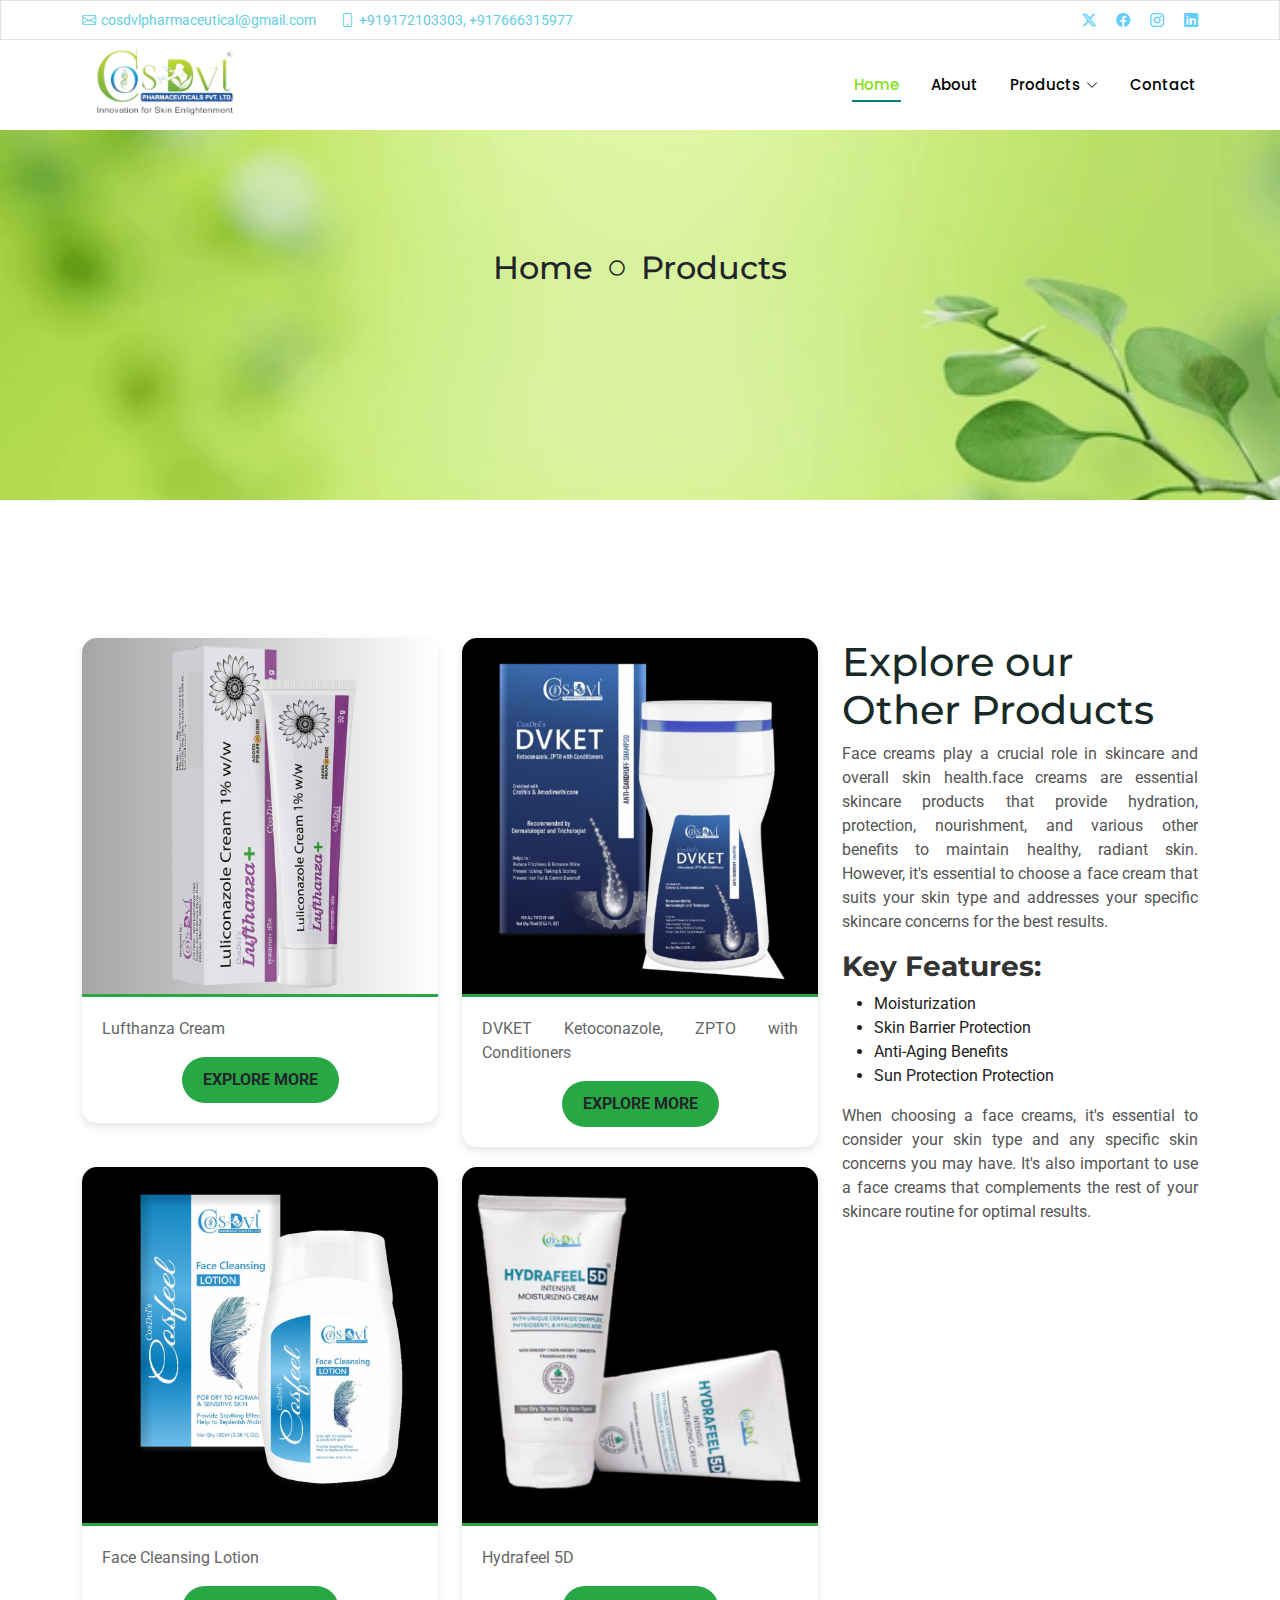
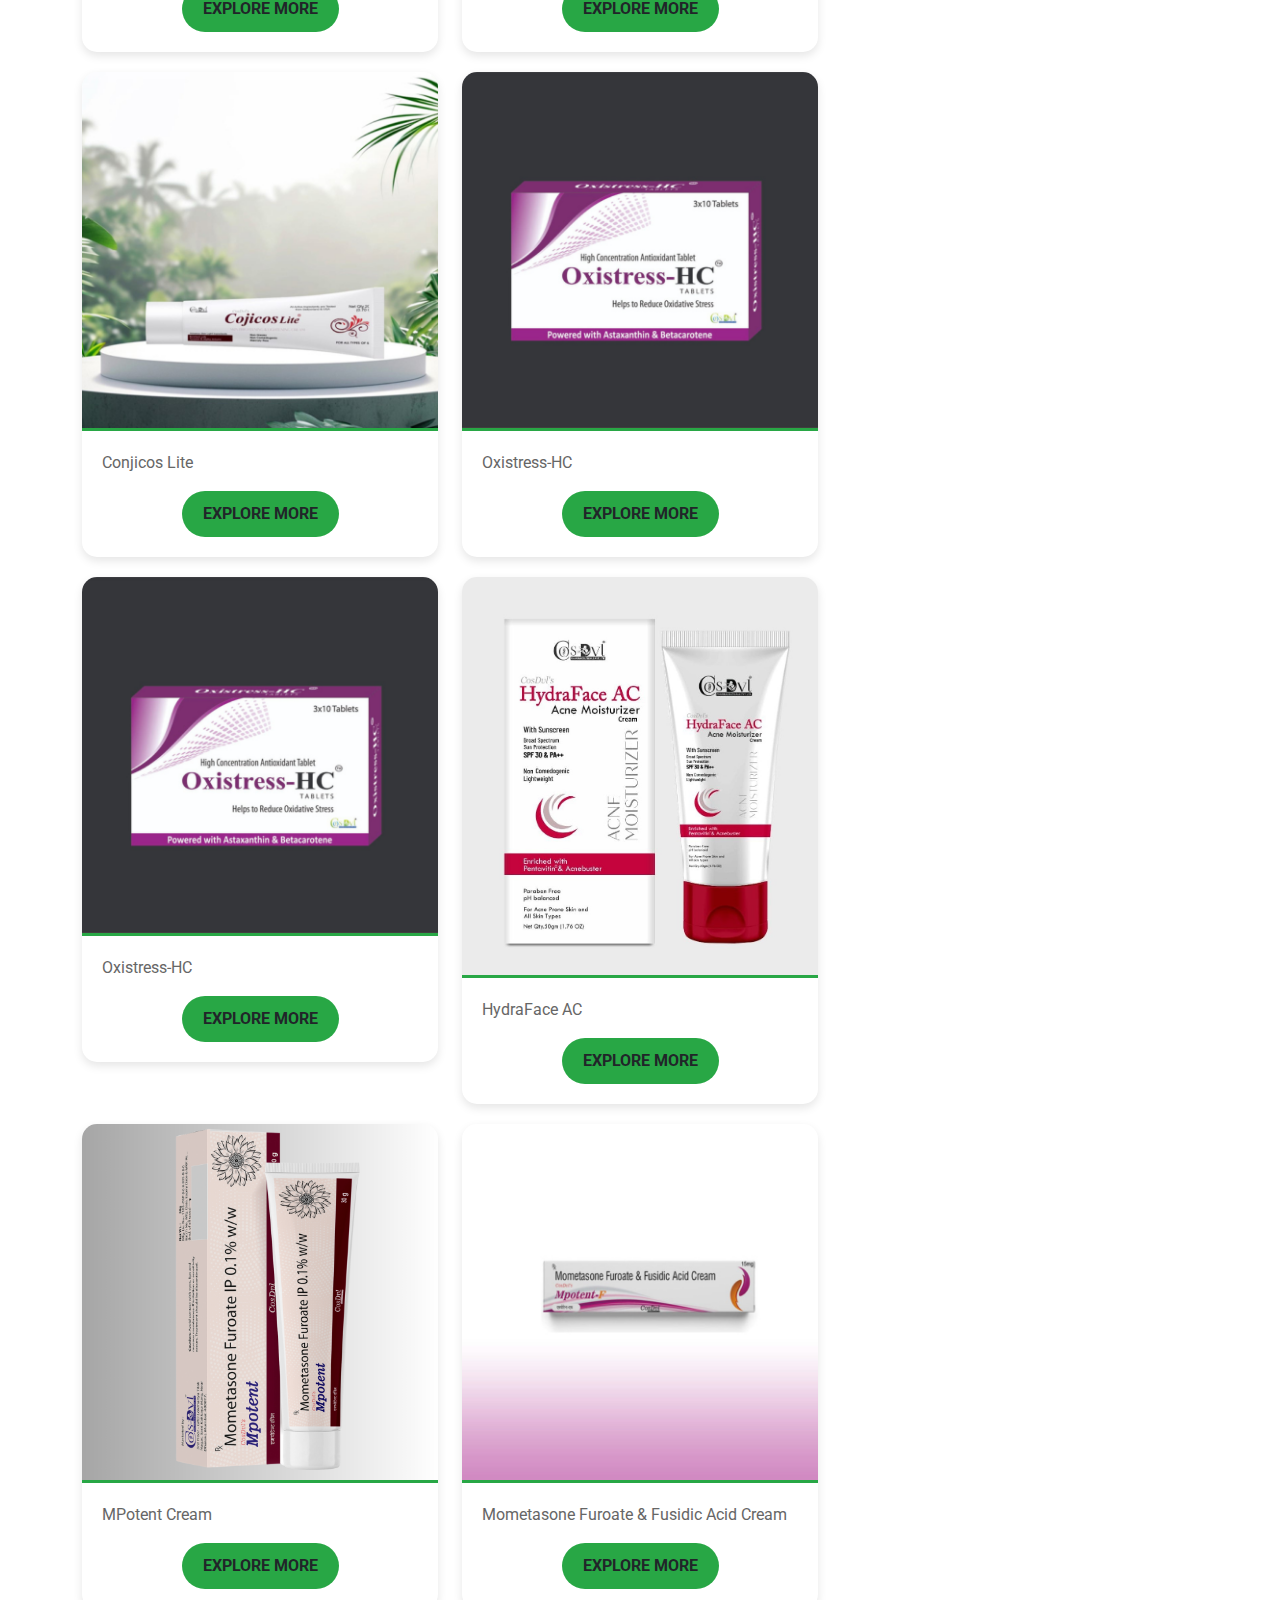
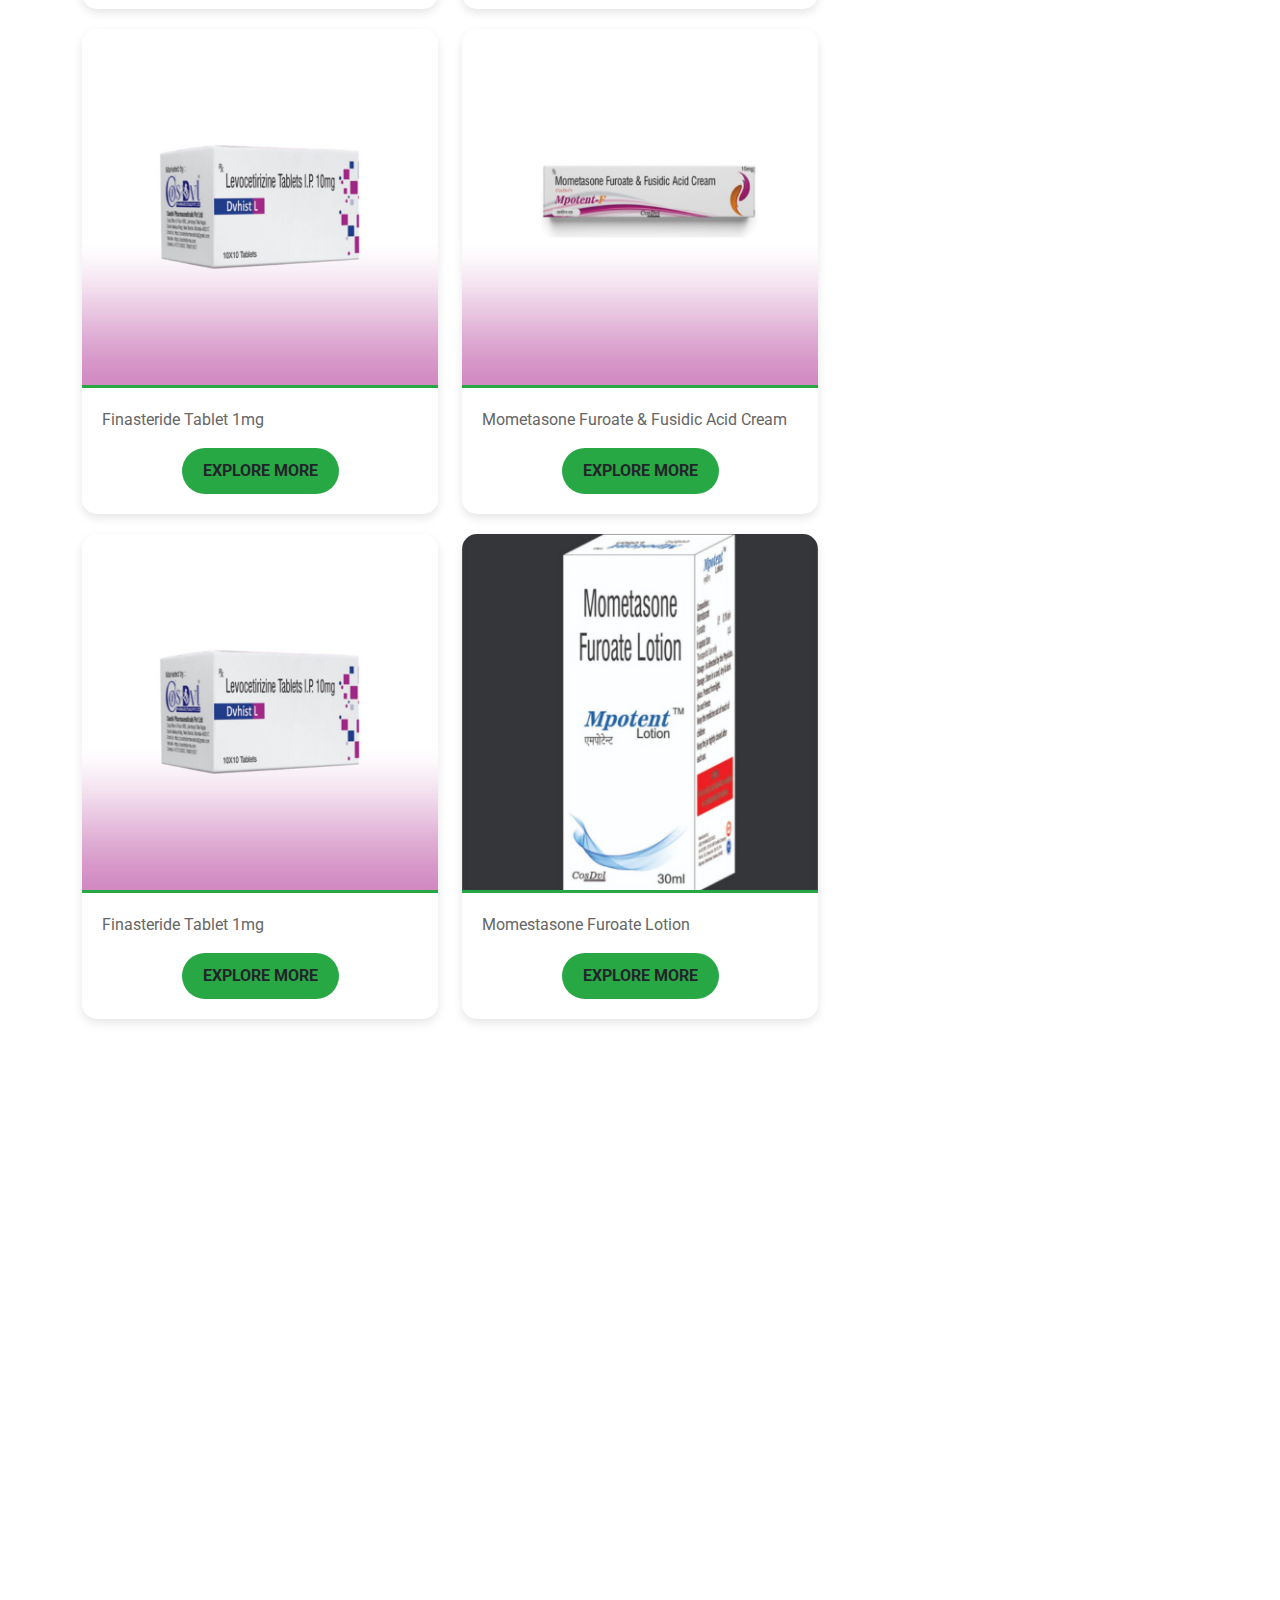
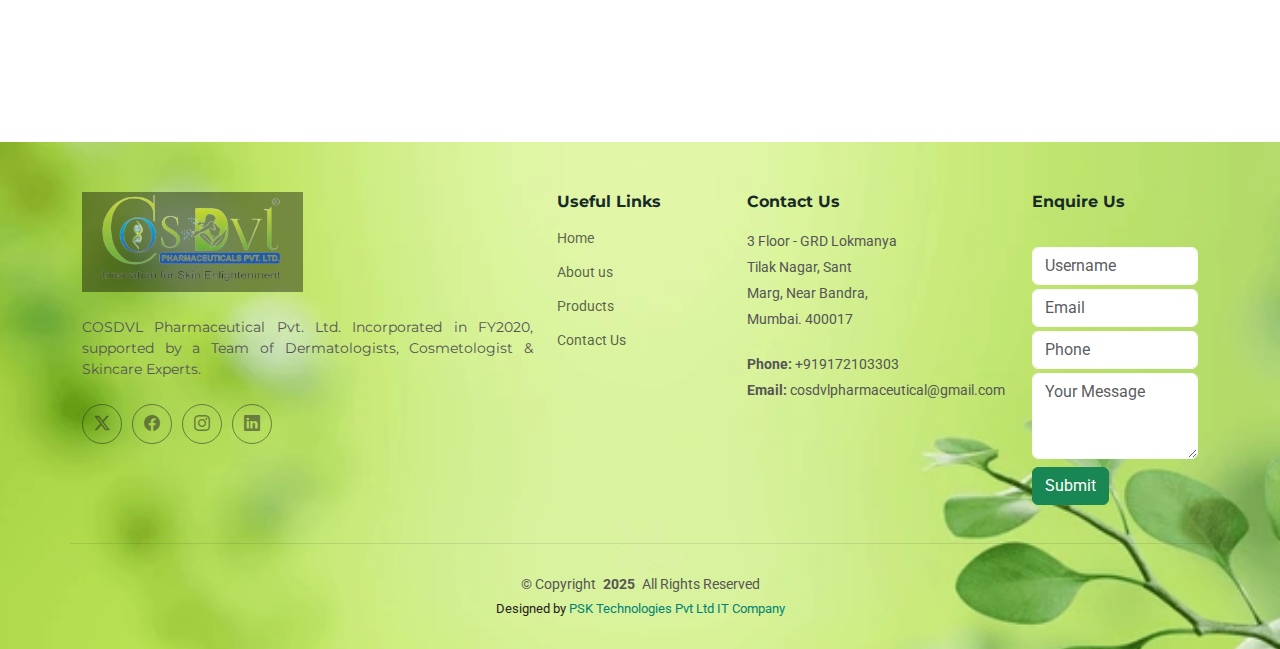
<file: Impact-1.0.0/all products.html>
<!DOCTYPE html>
<html lang="en">

<head>
  <meta charset="utf-8">
  <meta content="width=device-width, initial-scale=1.0" name="viewport">
  <title>cosdvlpharmaceutical</title>
  <meta name="description" content="">
  <meta name="keywords" content="">

  <!-- Favicons -->
  <link href="assets/img/cosdvl_loader.webp" rel="icon">
  <link href="assets/img/apple-touch-icon.png" rel="apple-touch-icon">

  <!-- Fonts -->
  <link href="https://fonts.googleapis.com" rel="preconnect">
  <link href="https://fonts.gstatic.com" rel="preconnect" crossorigin>
  <link href="https://fonts.googleapis.com/css2?family=Roboto:ital,wght@0,100;0,300;0,400;0,500;0,700;0,900;1,100;1,300;1,400;1,500;1,700;1,900&family=Montserrat:ital,wght@0,100;0,200;0,300;0,400;0,500;0,600;0,700;0,800;0,900;1,100;1,200;1,300;1,400;1,500;1,600;1,700;1,800;1,900&family=Poppins:ital,wght@0,100;0,200;0,300;0,400;0,500;0,600;0,700;0,800;0,900;1,100;1,200;1,300;1,400;1,500;1,600;1,700;1,800;1,900&display=swap" rel="stylesheet">


  <link href="https://cdnjs.cloudflare.com/ajax/libs/font-awesome/5.10.0/css/all.min.css" rel="stylesheet">
  <link rel="stylesheet" href="https://cdn.jsdelivr.net/npm/bootstrap-icons/font/bootstrap-icons.css"> <!-- Bootstrap Icons -->



  <!-- Vendor CSS Files -->
  <link href="assets/vendor/bootstrap/css/bootstrap.min.css" rel="stylesheet">
  <link href="assets/vendor/bootstrap-icons/bootstrap-icons.css" rel="stylesheet">
  <link href="assets/vendor/aos/aos.css" rel="stylesheet">
  <link href="assets/vendor/glightbox/css/glightbox.min.css" rel="stylesheet">
  <link href="assets/vendor/swiper/swiper-bundle.min.css" rel="stylesheet">

  <!-- Main CSS File -->
  <link href="assets/css/main.css" rel="stylesheet">

  <!-- =======================================================
  * Template Name: Impact
  * Template URL: https://bootstrapmade.com/impact-bootstrap-business-website-template/
  * Updated: Aug 07 2024 with Bootstrap v5.3.3
  * Author: BootstrapMade.com
  * License: https://bootstrapmade.com/license/
  ======================================================== -->
</head>

<body class="index-page">

  <header id="header" class="header fixed-top">

    <div class="topbar d-flex align-items-center border border-bottom-dark">
      <div class="container d-flex justify-content-center justify-content-md-between">
        <div class="contact-info d-flex align-items-center">
          <i class="bi bi-envelope d-flex align-items-center"><a href="mailto:contact@example.com">cosdvlpharmaceutical@gmail.com</a></i>
          <i class="bi bi-phone d-flex align-items-center ms-4"><span>+919172103303, +917666315977</span></i>
        </div>
        <div class="social-links d-none d-md-flex align-items-center">
          <a href="#" class="twitter"><i class="bi bi-twitter-x"></i></a>
          <a href="#" class="facebook"><i class="bi bi-facebook"></i></a>
          <a href="#" class="instagram"><i class="bi bi-instagram"></i></a>
          <a href="#" class="linkedin"><i class="bi bi-linkedin"></i></a>
        </div>
      </div>
    </div><!-- End Top Bar -->

    <div class="branding d-flex align-items-cente">

      <div class="container position-relative d-flex align-items-center justify-content-between">
        <a href="index.html" class="logo d-flex align-items-center">
          <!-- Uncomment the line below if you also wish to use an image logo -->
          <!-- <img src="assets/img/logo.png" alt=""> -->
       <img src="/assets/img/lgog-65c068a7e19d2.webp">
        </a>

        <nav id="navmenu" class="navmenu">
          <ul>
            <li><a href="index.html" class="active">Home<br></a></li>
            <li><a href="about.html">About</a></li>
       
            <li class="dropdown"><a href="#"><span>Products</span> <i class="bi bi-chevron-down toggle-dropdown"></i></a>
              <ul>
        
                <li><a href="facewash.html">Face Wash</a>
          
                </li>
                <li><a href="shampoo.html">Shampoos</a></li>
                <li><a href="facecream.html">Face Creams</a></li>
                <li><a href="all products.html">All Products</a></li>
              </ul>
            </li>
            <li><a href="contact.html">Contact</a></li>
          </ul>
          <i class="mobile-nav-toggle d-xl-none bi bi-list"></i>
        </nav>

      </div>

    </div>


  </header>
  <div class="jumbotron jumbotron-fluid bg-jumbotron" style="margin-bottom: 90px; background-image: url(/assets/img/wooden-product-display-podium-blurred-600nw-2185322147.webp);background-repeat: no-repeat;background-size: cover;height: 500px;">
    <div class="container text-center py-5">
        <h3 class="text-dark display-3 mb-4">Products</h3>
        <div class="d-inline-flex align-items-center text-dark" style="text-align: center;margin-top: 100px;">
            <h2 class="m-0"><a class="text-dark" href="">Home</a></h2>
            <i class="far fa-circle px-3 text-dark"></i>
            <h2 class="m-0 text-dark">Products</h2>
        </div>
    </div>
</div>


<div class="container py-5">
  <div class="row">
      <div class="col-md-8">
          <div class="row">
              <!-- 6 Rows with 2 Products Each -->
              <div class=" col-md-6">
                  <div class="product-card">
                      <img src="assets/img/pc1.webp" alt="Product 1">
                      <div class="product-info">
                  
                          <p>Lufthanza Cream</p>
                          <a href="#" class="btn explore-btn ">Explore More</a>
                      </div>
                  </div>
              </div>
              <div class="col-md-6">
                  <div class="product-card">
                      <img src="assets/img/b6.webp" alt="Product 2">
                      <div class="product-info">
                        
                          <p>DVKET Ketoconazole, ZPTO with Conditioners</p>
                          <a href="#" class="btn explore-btn ">Explore More</a>
                      </div>
                  </div>
              </div>
              <div class="col-md-6">
                  <div class="product-card">
                      <img src="assets/img/b8.webp" alt="Product 3">
                      <div class="product-info">
                          <p>Face Cleansing Lotion</p>
                          <a href="#" class="btn explore-btn ">Explore More</a>
                      </div>
                  </div>
              </div>
              <div class="col-md-6">
                  <div class="product-card">
                      <img src="assets/img/hydrafeel.png" alt="Product 4">
                      <div class="product-info">
                        
                          <p>Hydrafeel 5D</p>
                          <a href="#" class="btn explore-btn">Explore More</a>
                      </div>
                  </div>
              </div>
              <div class="col-md-6">
                  <div class="product-card">
                      <img src="assets/img/conjicos.png" alt="Product 5">
                      <div class="product-info">
                        
                          <p>Conjicos Lite</p>
                          <a href="#" class="btn explore-btn">Explore More</a>
                      </div>
                  </div>
              </div>
              <div class="col-md-6">
                  <div class="product-card">
                      <img src="assets/img/oxistress.png" alt="Product 6">
                      <div class="product-info">
                        
                          <p>Oxistress-HC</p>
                          <a href="#" class="btn explore-btn">Explore More</a>
                      </div>
                  </div>
              </div>
              <div class="col-md-6">
                  <div class="product-card">
                      <img src="assets/img/oxistress.png" alt="Product 6">
                      <div class="product-info">
                        
                          <p>Oxistress-HC</p>
                          <a href="#" class="btn explore-btn">Explore More</a>
                      </div>
                  </div>
              </div>
              <div class="col-md-6">
                  <div class="product-card">
                      <img src="assets/img/facemoisturizer.jpg" alt="Product 6">
                      <div class="product-info">
                        
                          <p>HydraFace AC</p>
                          <a href="#" class="btn explore-btn">Explore More</a>
                      </div>
                  </div>
              </div>
              <div class="col-md-6">
                  <div class="product-card">
                      <img src="assets/img/pc2.webp" alt="Product 6">
                      <div class="product-info">
                        
                          <p>MPotent Cream</p>
                          <a href="#" class="btn explore-btn">Explore More</a>
                      </div>
                  </div>
              </div>
              <div class="col-md-6">
                  <div class="product-card">
                      <img src="assets/img/Mometasone.png" alt="Product 6">
                      <div class="product-info">
                        
                          <p>Mometasone Furoate & Fusidic Acid Cream</p>
                          <a href="#" class="btn explore-btn">Explore More</a>
                      </div>
                  </div>
              </div>
              <div class="col-md-6">
                  <div class="product-card">
                      <img src="assets/img/dvhistl.png" alt="Product 6">
                      <div class="product-info">
                        
                          <p>Finasteride Tablet 1mg</p>
                          <a href="#" class="btn explore-btn">Explore More</a>
                      </div>
                  </div>
              </div>
              <div class="col-md-6">
                  <div class="product-card">
                      <img src="assets/img/Mometasone.png" alt="Product 6">
                      <div class="product-info">
                        
                          <p>Mometasone Furoate & Fusidic Acid Cream</p>
                          <a href="#" class="btn explore-btn">Explore More</a>
                      </div>
                  </div>
              </div>
              <div class="col-md-6">
                  <div class="product-card">
                      <img src="assets/img/dvhistl.png" alt="Product 6">
                      <div class="product-info">
                        
                          <p> Finasteride Tablet 1mg </p>
                          <a href="#" class="btn explore-btn">Explore More</a>
                      </div>
                  </div>
              </div>
              <div class="col-md-6">
                  <div class="product-card">
                      <img src="assets/img/mpotentother.png" alt="Product 6">
                      <div class="product-info">
                        
                          <p>Momestasone Furoate Lotion </p>
                          <a href="#" class="btn explore-btn">Explore More</a>
                      </div>
                  </div>
              </div>
          </div>
      </div>
      <div class="col-md-4">
          <div class="text-section">
              <div class="text-block">
                  <h1>Explore our Other Products</h1>
            
             
                  <p>Face creams play a crucial role in skincare and overall skin health.face creams are essential skincare products that provide hydration, protection, nourishment, and various other benefits to maintain healthy, radiant skin. However, it's essential to choose a face cream that suits your skin type and addresses your specific skincare concerns for the best results.</p>
         
                  <h3>Key Features:</h3>
                  <ul class="features">
                      <li>Moisturization
                      </li>
                      <li>Skin Barrier Protection
                      </li>
                      <li>Anti-Aging Benefits
                      </li>
                      <li>Sun Protection Protection</li>
                 
                  </ul>
           
                  <p>When choosing a face creams, it's essential to consider your skin type and any specific skin concerns you may have. It's also important to use a face creams that complements the rest of your skincare routine for optimal results.</p>
              </div>
          </div>
      </div>
  </div>
</div>





 <!-- Testimonials Section -->
 <section id="testimonials" class="testimonials section">

    <!-- Section Title -->
    <div class="container section-title" data-aos="fade-up">
      <h2>Our Product Categories
      </h2>
      <p class="text-center">Experienced Personalized Tailors Made Unique Skincare Products</p>
    </div><!-- End Section Title -->

    <div class="container" data-aos="fade-up" data-aos-delay="100">

      <div class="swiper init-swiper">
        <script type="application/json" class="swiper-config">
          {
            "loop": true,
            "speed": 600,
            "autoplay": {
              "delay": 5000
            },
            "slidesPerView": "auto",
            "pagination": {
              "el": ".swiper-pagination",
              "type": "bullets",
              "clickable": true
            },
            "breakpoints": {
              "320": {
                "slidesPerView": 1,
                "spaceBetween": 40
              },
              "1200": {
                "slidesPerView": 3,
                "spaceBetween": 10
              }
            }
          }
        </script>
        <div class="swiper-wrapper">

          <div class="swiper-slide">
            <div class="testimonial-item">
              <img src="assets/img/5-ezgif.com-webp-to-jpg-converter.jpg" class="testimonial-img" alt="">
            
        
            </div>
          </div><!-- End testimonial item -->

          <div class="swiper-slide">
            <div class="testimonial-item">
              <img src="assets/img/3-ezgif.com-webp-to-jpg-converter.jpg" class="testimonial-img" alt="">
              
            </div>
          </div><!-- End testimonial item -->

          <div class="swiper-slide">
            <div class="testimonial-item">
              <img src="assets/img/4-ezgif.com-webp-to-jpg-converter.jpg" class="testimonial-img" alt="">
            
            </div>
          </div><!-- End testimonial item -->

          <div class="swiper-slide">
            <div class="testimonial-item">
              <img src="assets/img/facewash-65c068a1c80bd-ezgif.com-webp-to-jpg-converter.jpg" class="testimonial-img" alt="">
          
            </div>
          </div><!-- End testimonial item -->

          <div class="swiper-slide">
            <div class="testimonial-item">
              <img src="assets/img/2-ezgif.com-webp-to-jpg-converter.jpg" class="testimonial-img" alt="">
             
            </div>
          </div><!-- End testimonial item -->

          <div class="swiper-slide">
            <div class="testimonial-item">
              <img src="assets/img/71-ezgif.com-webp-to-jpg-converter.jpg" class="testimonial-img" alt="">
             
            </div>
          </div>

          <div class="swiper-slide">
            <div class="testimonial-item">
              <img src="assets/img/6-ezgif.com-webp-to-jpg-converter.jpg" class="testimonial-img" alt="">
             
            </div>
          </div>
        </div>
        <div class="swiper-pagination"></div>
      </div>

    </div>

  </section><!-- /Testimonials Section -->







<footer id="footer" class="footer" >

    <div class="container footer-top" >
      <div class="row gy-4">
        <div class="col-lg-5 col-md-12 footer-about">
          <a href="index.html" class="logo d-flex align-items-center">
           <img src="assets/img/lgog-65c068a7e19d2.webp" alt="" >
           
            
          </a>
          <p>COSDVL Pharmaceutical Pvt. Ltd. Incorporated in FY2020, supported by a Team of Dermatologists, Cosmetologist & Skincare Experts.</p>
          <div class="social-links d-flex mt-4">
            <a href=""><i class="bi bi-twitter-x"></i></a>
            <a href=""><i class="bi bi-facebook"></i></a>
            <a href=""><i class="bi bi-instagram"></i></a>
            <a href=""><i class="bi bi-linkedin"></i></a>
          </div>
        </div>

        <div class="col-lg-2 col-6 footer-links">
          <h4>Useful Links</h4>
          <ul>
            <li><a href="#">Home</a></li>
            <li><a href="#">About us</a></li>
            <li><a href="#">Products</a></li>
            <li><a href="#">Contact Us</a></li>
         
          </ul>
        </div>

        <div class="col-lg-3 col-md-12 footer-contact text-center text-md-start">
          <h4>Contact Us</h4>
         <p>3 Floor - GRD Lokmanya</p>
         <p>Tilak Nagar, Sant </p>
         <p> Marg, Near Bandra,</p>
         <p> Mumbai. 400017</p>
          <p class="mt-4"><strong>Phone:</strong> <span>+919172103303</span></p>
          <p><strong>Email:</strong> <span>cosdvlpharmaceutical@gmail.com</span></p>
        </div>


        <div class="col-lg-2 col-6 footer-links">
          <h4 class=" mb-4">Enquire Us</h4>
          <form>
              <div class="form-group">
                  <input type="text" class="form-control border-light mb-1" placeholder="Username" required="required">
              </div>
              <div class="form-group">
                  <input type="email" class="form-control border-light mb-1" placeholder="Email" required="required">
              </div>
              <div class="form-group">
                  <input type="text" class="form-control border-light mb-1" placeholder="Phone" required="required">
              </div>
              <div class="form-group">
                  <textarea class="form-control border-light mb-2" rows="3" placeholder="Your Message" required="required"></textarea>
              </div>
              <div>
                  <button class="btn btn-success btn-block" type="submit">Submit</button>
              </div>
          </form>
        </div>

       

      </div>
    </div>

    <div class="container copyright text-center mt-2">
      <p class="text-center">© <span>Copyright</span> <strong class="px-1 sitename">2025</strong> <span>All Rights Reserved</span></p>
      <div class="credits">
        <!-- All the links in the footer should remain intact. -->
        <!-- You can delete the links only if you've purchased the pro version. -->
        <!-- Licensing information: https://bootstrapmade.com/license/ -->
        <!-- Purchase the pro version with working PHP/AJAX contact form: [buy-url] -->
        Designed by <a href="https://pskitservices.com/">PSK Technologies Pvt Ltd IT Company</a>
      </div>
    </div>

  </footer>

  <!-- Scroll Top -->
  <a href="#" id="scroll-top" class="scroll-top d-flex align-items-center justify-content-center"><i class="bi bi-arrow-up-short"></i></a>

  <!-- Preloader -->
  <div id="preloader"></div>

  <!-- Vendor JS Files -->
  <script src="assets/vendor/bootstrap/js/bootstrap.bundle.min.js"></script>
  <script src="assets/vendor/php-email-form/validate.js"></script>
  <script src="assets/vendor/aos/aos.js"></script>
  <script src="assets/vendor/glightbox/js/glightbox.min.js"></script>
  <script src="assets/vendor/swiper/swiper-bundle.min.js"></script>
  <script src="assets/vendor/purecounter/purecounter_vanilla.js"></script>
  <script src="assets/vendor/imagesloaded/imagesloaded.pkgd.min.js"></script>
  <script src="assets/vendor/isotope-layout/isotope.pkgd.min.js"></script>

  <!-- Main JS File -->
  <script src="assets/js/main.js"></script>

</body>
</html>
</file>
<file: assets/css/main.css>
/**
* Template Name: Impact
* Template URL: https://bootstrapmade.com/impact-bootstrap-business-website-template/
* Updated: Aug 07 2024 with Bootstrap v5.3.3
* Author: BootstrapMade.com
* License: https://bootstrapmade.com/license/
*/

/*--------------------------------------------------------------
# Font & Color Variables
# Help: https://bootstrapmade.com/color-system/
--------------------------------------------------------------*/
/* Fonts */
:root {
  --default-font: "Roboto",  system-ui, -apple-system, "Segoe UI", Roboto, "Helvetica Neue", Arial, "Noto Sans", "Liberation Sans", sans-serif, "Apple Color Emoji", "Segoe UI Emoji", "Segoe UI Symbol", "Noto Color Emoji";
  --heading-font: "Montserrat",  sans-serif;
  --nav-font: "Poppins",  sans-serif;
}

/* Global Colors - The following color variables are used throughout the website. Updating them here will change the color scheme of the entire website */
:root { 
  --background-color: #ffffff; /* Background color for the entire website, including individual sections */
  --default-color: #222222; /* Default color used for the majority of the text content across the entire website */
  --heading-color: #172a28; /* Color for headings, subheadings and title throughout the website */
  --accent-color: #008374; /* Accent color that represents your brand on the website. It's used for buttons, links, and other elements that need to stand out */
  --surface-color: #ffffff; /* The surface color is used as a background of boxed elements within sections, such as cards, icon boxes, or other elements that require a visual separation from the global background. */
  --contrast-color: #ffffff; /* Contrast color for text, ensuring readability against backgrounds of accent, heading, or default colors. */
}

/* Nav Menu Colors - The following color variables are used specifically for the navigation menu. They are separate from the global colors to allow for more customization options */
:root {
  --nav-color: #ffffff;  /* The default color of the main navmenu links */
  --nav-hover-color: #008374; /* Applied to main navmenu links when they are hovered over or active */
  --nav-mobile-background-color: #ffffff; /* Used as the background color for mobile navigation menu */
  --nav-dropdown-background-color: #ffffff; /* Used as the background color for dropdown items that appear when hovering over primary navigation items */
  --nav-dropdown-color: #01433c; /* Used for navigation links of the dropdown items in the navigation menu. */
  --nav-dropdown-hover-color: #008374; /* Similar to --nav-hover-color, this color is applied to dropdown navigation links when they are hovered over. */
}

/* Color Presets - These classes override global colors when applied to any section or element, providing reuse of the sam color scheme. */

.light-background {
  --background-color: #f2f9f9;
  --surface-color: #ffffff;
}

.dark-background {
  --background-color: #060606;
  --default-color: #ffffff;
  --heading-color: #ffffff;
  --surface-color: #252525;
  --contrast-color: #ffffff;
}

.accent-background {
  --background-color: #008374;
  --default-color: #ffffff;
  --heading-color: #ffffff;
  --accent-color: #ffffff;
  --surface-color: #00b6a1;
  --contrast-color: #ffffff;
}

/* Smooth scroll */
:root {
  scroll-behavior: smooth;
}

/*--------------------------------------------------------------
# General Styling & Shared Classes
--------------------------------------------------------------*/
body {
  color: var(--default-color);
  background-color: var(--background-color);
  font-family: var(--default-font);
}

a {
  color: var(--accent-color);
  text-decoration: none;
  transition: 0.3s;
}

a:hover {
  color: color-mix(in srgb, var(--accent-color), transparent 25%);
  text-decoration: none;
}

h1,
h2,
h3,
h4,
h5,
h6 {
  color: var(--heading-color);
  font-family: var(--heading-font);
}

/* Pulsating Play Button
------------------------------*/
.pulsating-play-btn {
  width: 94px;
  height: 94px;
  background: radial-gradient(var(--accent-color) 50%, color-mix(in srgb, var(--accent-color), transparent 75%) 52%);
  border-radius: 50%;
  display: block;
  position: relative;
  overflow: hidden;
}

.pulsating-play-btn:before {
  content: "";
  position: absolute;
  width: 120px;
  height: 120px;
  animation-delay: 0s;
  animation: pulsate-play-btn 2s;
  animation-direction: forwards;
  animation-iteration-count: infinite;
  animation-timing-function: steps;
  opacity: 1;
  border-radius: 50%;
  border: 5px solid color-mix(in srgb, var(--accent-color), transparent 30%);
  top: -15%;
  left: -15%;
  background: rgba(198, 16, 0, 0);
}

.pulsating-play-btn:after {
  content: "";
  position: absolute;
  left: 50%;
  top: 50%;
  transform: translateX(-40%) translateY(-50%);
  width: 0;
  height: 0;
  border-top: 10px solid transparent;
  border-bottom: 10px solid transparent;
  border-left: 15px solid #fff;
  z-index: 100;
  transition: all 400ms cubic-bezier(0.55, 0.055, 0.675, 0.19);
}

.pulsating-play-btn:hover:before {
  content: "";
  position: absolute;
  left: 50%;
  top: 50%;
  transform: translateX(-40%) translateY(-50%);
  width: 0;
  height: 0;
  border: none;
  border-top: 10px solid transparent;
  border-bottom: 10px solid transparent;
  border-left: 15px solid #fff;
  z-index: 200;
  animation: none;
  border-radius: 0;
}

.pulsating-play-btn:hover:after {
  border-left: 15px solid var(--accent-color);
  transform: scale(20);
}

@keyframes pulsate-play-btn {
  0% {
    transform: scale(0.6, 0.6);
    opacity: 1;
  }

  100% {
    transform: scale(1, 1);
    opacity: 0;
  }
}

/* PHP Email Form Messages
------------------------------*/
.php-email-form .error-message {
  display: none;
  background: #df1529;
  color: #ffffff;
  text-align: left;
  padding: 15px;
  margin-bottom: 24px;
  font-weight: 600;
}

.php-email-form .sent-message {
  display: none;
  color: #ffffff;
  background: #059652;
  text-align: center;
  padding: 15px;
  margin-bottom: 24px;
  font-weight: 600;
}

.php-email-form .loading {
  display: none;
  background: var(--surface-color);
  text-align: center;
  padding: 15px;
  margin-bottom: 24px;
}

.php-email-form .loading:before {
  content: "";
  display: inline-block;
  border-radius: 50%;
  width: 24px;
  height: 24px;
  margin: 0 10px -6px 0;
  border: 3px solid var(--accent-color);
  border-top-color: var(--surface-color);
  animation: php-email-form-loading 1s linear infinite;
}

@keyframes php-email-form-loading {
  0% {
    transform: rotate(0deg);
  }

  100% {
    transform: rotate(360deg);
  }
}


/*  PRODUCT SECTION  */

.product-card {
  border: none;
  border-radius: 15px;
  overflow: hidden;
  transition: transform 0.3s ease-in-out;
  box-shadow: 0px 4px 10px rgba(0, 0, 0, 0.1);
  background: #fff;
  margin-bottom: 20px;
}
.product-card:hover {
  transform: scale(1.05);
  box-shadow: 0px 8px 20px rgba(0, 0, 0, 0.15);
}
.product-card img {
  width: 100%;
  height: auto;
  border-bottom: 3px solid #28a745;
}
.product-info {
  padding: 20px;
  text-align: center;
}
.product-info h5 {
  font-weight: bold;
  color: #333;
}
.product-info p {
  color: #666;
}
.explore-btn {
  background: #28a745;
  
  border-radius: 25px;
  padding: 10px 20px;
  text-transform: uppercase;
  font-weight: bold;
  transition: 0.3s;
}
.explore-btn:hover {
  background: #218838;
 color: white;
}



/*--------------------------------------------------------------
# Global Header
--------------------------------------------------------------*/
.header {
 /* --background-color: #008374;
  --heading-color: #ffffff;
  color: var(--default-color);*/
  transition: all 0.5s;
  z-index: 997;
  background-color: #ffffff;
  color: black;
}

.header .topbar {
 /* background-color: color-mix(in srgb, var(--accent-color) 90%, black 10%);*/
 background-color: #ffffff;
 color:rgb(99, 206, 224);
  height: 40px;
  padding: 0;
  font-size: 14px;
  transition: all 0.5s;
}

.header .topbar .contact-info i {
  font-style: normal;
  color: rgb(99,206,224);
}

.header .topbar .contact-info i a,
.header .topbar .contact-info i span {
  padding-left: 5px;
  color:rgb(99,206,224);
}
#hero{
  background-image: url('/assets/img/banner3.webp');
  background-repeat: no-repeat;
  background-position: center;
  background-size: cover;
  width:100%;
}

@media (max-width: 575px) {

  .header .topbar .contact-info i a,
  .header .topbar .contact-info i span {
    font-size: 13px;
  }
  .form-group .form-control{
    width: 200px;
  }
  #hero{
    background-image: url('/assets/img/banner3.webp');

    background-size: contain;
    background-position: center;
    background-size: cover;
  }
 
}

.header .topbar .contact-info i a {
  line-height: 0;
  transition: 0.3s;
}

.header .topbar .contact-info i a:hover {
  color:black;
  text-decoration: underline;
}

.header .topbar .social-links a {
  color:rgb(99,206,255);
  line-height: 0;
  transition: 0.3s;
  margin-left: 20px;
}

.header .topbar .social-links a:hover {
  color: black;
}

.header .branding {
  min-height: 60px;
  padding: 7px 0;
}

.header .logo {
  line-height: 1;
}

.header .logo img {
  height: 56px;
  margin-right: 8px;
}

.header .logo h1 {
  font-size: 30px;
  margin: 0;
  font-weight: 700;
  color: var(--heading-color);
}

.header .logo span {
  font-size: 32px;
  margin-left: 2px;
  color: var(--nav-hover-color);
}

.scrolled .header {
  box-shadow: 0px 0 18px rgba(0, 0, 0, 0.1);
}

/*--------------------------------------------------------------
# Navigation Menu
--------------------------------------------------------------*/
/* Desktop Navigation */
@media (min-width: 1200px) {
  .navmenu {
    padding: 0;
  }

  .navmenu ul {
    margin: 0;
    padding: 0;
    display: flex;
    list-style: none;
    align-items: center;
  }

  .navmenu li {
    position: relative;
  }

  .navmenu>ul>li {
    white-space: nowrap;
    padding: 15px 14px;
  }

  .navmenu>ul>li:last-child {
    padding-right: 0;
  }

  .navmenu a,
  .navmenu a:focus {
    color: black;
    font-size: 15px;
    padding: 0 2px;
    font-family: var(--nav-font);
    font-weight: 500;
    display: flex;
    align-items: center;
    justify-content: space-between;
    white-space: nowrap;
    transition: 0.3s;
    position: relative;
  }

  .navmenu a i,
  .navmenu a:focus i {
    font-size: 12px;
    line-height: 0;
    margin-left: 5px;
    transition: 0.3s;
  }

  .navmenu>ul>li>a:before {
    content: "";
    position: absolute;
    height: 2px;
    bottom: -6px;
    left: 0;
    background-color: var(--nav-hover-color);
    visibility: hidden;
    width: 0px;
    transition: all 0.3s ease-in-out 0s;
  }

  .navmenu a:hover:before,
  .navmenu li:hover>a:before,
  .navmenu .active:before {
    visibility: visible;
    width: 100%;
  }

  .navmenu li:hover>a,
  .navmenu .active,
  .navmenu .active:focus {
    color: #86df1a;
  }

  .navmenu .dropdown ul {
    margin: 0;
    padding: 10px 0;
    background: var(--nav-dropdown-background-color);
    display: block;
    position: absolute;
    visibility: hidden;
    left: 14px;
    top: 130%;
    opacity: 0;
    transition: 0.3s;
    border-radius: 4px;
    z-index: 99;
    box-shadow: 0px 0px 30px rgba(0, 0, 0, 0.1);
  }

  .navmenu .dropdown ul li {
    min-width: 200px;
  }

  .navmenu .dropdown ul a {
    padding: 10px 20px;
    font-size: 15px;
    text-transform: none;
    color: var(--nav-dropdown-color);
  }

  .navmenu .dropdown ul a i {
    font-size: 12px;
  }

  .navmenu .dropdown ul a:hover,
  .navmenu .dropdown ul .active:hover,
  .navmenu .dropdown ul li:hover>a {
    color: #86df1a;
  }

  .navmenu .dropdown:hover>ul {
    opacity: 1;
    top: 100%;
    visibility: visible;
  }

  .navmenu .dropdown .dropdown ul {
    top: 0;
    left: -90%;
    visibility: hidden;
  }

  .navmenu .dropdown .dropdown:hover>ul {
    opacity: 1;
    top: 0;
    left: -100%;
    visibility: visible;
  }
  .header .logo img{
    width: 100%;
    height: 70px;
  }
  .container-counter{
    margin-top: 50px;
  }
}

/* Mobile Navigation */
@media (max-width: 1199px) {
  .mobile-nav-toggle {
    color:black;
    font-size: 28px;
    line-height: 0;
    margin-right: 10px;
    cursor: pointer;
    transition: color 0.3s;
  }

  .navmenu {
    padding: 0;
    z-index: 9997;
  }

  .navmenu ul {
    display: none;
    list-style: none;
    position: absolute;
    inset: 60px 20px 20px 20px;
    padding: 10px 0;
    margin: 0;
    border-radius: 6px;
    background-color: var(--nav-mobile-background-color);
    border: 1px solid color-mix(in srgb, var(--default-color), transparent 90%);
    box-shadow: none;
    overflow-y: auto;
    transition: 0.3s;
    z-index: 9998;
  }

  .navmenu a,
  .navmenu a:focus {
    color: var(--nav-dropdown-color);
    padding: 10px 20px;
    font-family: var(--nav-font);
    font-size: 17px;
    font-weight: 500;
    display: flex;
    align-items: center;
    justify-content: space-between;
    white-space: nowrap;
    transition: 0.3s;
  }

  .navmenu a i,
  .navmenu a:focus i {
    font-size: 12px;
    line-height: 0;
    margin-left: 5px;
    width: 30px;
    height: 30px;
    display: flex;
    align-items: center;
    justify-content: center;
    border-radius: 50%;
    transition: 0.3s;
    background-color: color-mix(in srgb, var(--accent-color), transparent 90%);
  }

  .navmenu a i:hover,
  .navmenu a:focus i:hover {
    background-color: var(--accent-color);
    color: var(--contrast-color);
  }

  .navmenu a:hover,
  .navmenu .active,
  .navmenu .active:focus {
    color: var(--nav-dropdown-hover-color);
  }

  .navmenu .active i,
  .navmenu .active:focus i {
    background-color: var(--accent-color);
    color: var(--contrast-color);
    transform: rotate(180deg);
  }

  .navmenu .dropdown ul {
    position: static;
    display: none;
    z-index: 99;
    padding: 10px 0;
    margin: 10px 20px;
    background-color: var(--nav-dropdown-background-color);
    transition: all 0.5s ease-in-out;
  }

  .navmenu .dropdown ul ul {
    background-color: rgba(33, 37, 41, 0.1);
  }

  .navmenu .dropdown>.dropdown-active {
    display: block;
    background-color: rgba(33, 37, 41, 0.03);
  }

  .mobile-nav-active {
    overflow: hidden;
  }

  .mobile-nav-active .mobile-nav-toggle {
    color: #fff;
    position: absolute;
    font-size: 32px;
    top: 15px;
    right: 15px;
    margin-right: 0;
    z-index: 9999;
  }

  .mobile-nav-active .navmenu {
    position: fixed;
    overflow: hidden;
    inset: 0;
    background: rgba(33, 37, 41, 0.8);
    transition: 0.3s;
  }

  .mobile-nav-active .navmenu>ul {
    display: block;
  }
}

/*--------------------------------------------------------------
# Global Footer
--------------------------------------------------------------*/
.footer {
  color: var(--default-color);
  background-image: url('/assets/img/wooden-product-display-podium-blurred-600nw-2185322147.webp');
  background-repeat: no-repeat;
  background-size: cover;
  font-size: 14px;
  position: relative;
}


.footer .footer-top {
  padding-top: 50px;
 
}

.footer .footer-about .logo {
  line-height: 1;
  margin-bottom: 25px;
}

.footer .footer-about .logo img {
  background: rgba(0, 0, 0, 0.4);
  max-height: 100px;
  margin-right: 6px;
}

.footer .footer-about .logo span {
  color: var(--heading-color);
  font-size: 30px;
  font-weight: 700;
  letter-spacing: 1px;
  font-family: var(--heading-font);
}

.footer .footer-about p {
  font-size: 14px;
  font-family: var(--heading-font);
}

.footer .social-links a {
  display: flex;
  align-items: center;
  justify-content: center;
  width: 40px;
  height: 40px;
  border-radius: 50%;
  border: 1px solid color-mix(in srgb, var(--default-color), transparent 50%);
  font-size: 16px;
  color: color-mix(in srgb, var(--default-color), transparent 50%);
  margin-right: 10px;
  transition: 0.3s;
}

.footer .social-links a:hover {
  color: var(--default-color);
  border-color: var(--default-color);
}

.footer h4 {
  font-size: 16px;
  font-weight: bold;
  position: relative;
  padding-bottom: 12px;
}

.footer .footer-links {
  margin-bottom: 30px;
}

.footer .footer-links ul {
  list-style: none;
  padding: 0;
  margin: 0;
}

.footer .footer-links ul i {
  padding-right: 2px;
  font-size: 12px;
  line-height: 0;
}

.footer .footer-links ul li {
  padding: 10px 0;
  display: flex;
  align-items: center;
}

.footer .footer-links ul li:first-child {
  padding-top: 0;
}

.footer .footer-links ul a {
  color: color-mix(in srgb, var(--default-color), transparent 30%);
  display: inline-block;
  line-height: 1;
}

.footer .footer-links ul a:hover {
  color: var(--default-color);
}

.footer .footer-contact p {
  margin-bottom: 5px;
}

.footer .copyright {
  padding-top: 30px;
  padding-bottom: 30px;
  border-top: 1px solid color-mix(in srgb, var(--default-color), transparent 90%);
}

.footer .copyright p {
  margin-bottom: 0;
}

.footer .credits {
  margin-top: 4px;
  font-size: 13px;
}

/*--------------------------------------------------------------
# Preloader
--------------------------------------------------------------*/
#preloader {
  position: fixed;
  inset: 0;
  z-index: 999999;
  overflow: hidden;
  background: var(--background-color);
  transition: all 0.6s ease-out;
}

#preloader:before {
  content: "";
  position: fixed;
  top: calc(50% - 30px);
  left: calc(50% - 30px);
  border: 6px solid #ffffff;
  border-color: var(--accent-color) transparent var(--accent-color) transparent;
  border-radius: 50%;
  width: 60px;
  height: 60px;
  animation: animate-preloader 1.5s linear infinite;
}

@keyframes animate-preloader {
  0% {
    transform: rotate(0deg);
  }

  100% {
    transform: rotate(360deg);
  }
}

/*--------------------------------------------------------------
# Scroll Top Button
--------------------------------------------------------------*/
.scroll-top {
  position: fixed;
  visibility: hidden;
  opacity: 0;
  right: 15px;
  bottom: -15px;
  z-index: 99999;
  background-color: var(--accent-color);
  width: 44px;
  height: 44px;
  border-radius: 50px;
  transition: all 0.4s;
}

.scroll-top i {
  font-size: 24px;
  color: var(--contrast-color);
  line-height: 0;
}

.scroll-top:hover {
  background-color: color-mix(in srgb, var(--accent-color), transparent 20%);
  color: var(--contrast-color);
}

.scroll-top.active {
  visibility: visible;
  opacity: 1;
  bottom: 15px;
}

/*--------------------------------------------------------------
# Disable aos animation delay on mobile devices
--------------------------------------------------------------*/
@media screen and (max-width: 768px) {
  [data-aos-delay] {
    transition-delay: 0 !important;
  }
}

/*--------------------------------------------------------------
# Global Page Titles & Breadcrumbs
--------------------------------------------------------------*/
.page-title {
  --background-color: var(--accent-color);
  --default-color: #fff;
  --heading-color: #fff;
  color: var(--default-color);
  background-color: var(--background-color);
  position: relative;
}

.page-title .heading {
  padding: 160px 0 80px 0;
  border-top: 1px solid color-mix(in srgb, var(--default-color), transparent 90%);
}

.page-title .heading h1 {
  font-size: 38px;
  font-weight: 700;
}

.page-title nav {
  background-color: color-mix(in srgb, var(--default-color), transparent 92%);
  padding: 20px 0;
}

.page-title nav ol {
  display: flex;
  flex-wrap: wrap;
  list-style: none;
  margin: 0;
  font-size: 16px;
  font-weight: 600;
}

.page-title nav ol a {
  color: color-mix(in srgb, var(--default-color), transparent 50%);
}

.page-title nav ol a:hover {
  color: var(--default-color);
}

.page-title nav ol li+li {
  padding-left: 10px;
}

.page-title nav ol li+li::before {
  content: "/";
  display: inline-block;
  padding-right: 10px;
  color: color-mix(in srgb, var(--default-color), transparent 50%);
}

/*--------------------------------------------------------------
# Global Sections
--------------------------------------------------------------*/
section,
.section {
  color: var(--default-color);
  background-color: var(--background-color);
  padding: 60px 0;
  scroll-margin-top: 112px;
  overflow: clip;
}

@media (max-width: 1199px) {

  section,
  .section {
    scroll-margin-top: 100px;
  }
}

/*--------------------------------------------------------------
# Global Section Titles
--------------------------------------------------------------*/
.section-title {
  text-align: center;
  padding-bottom: 60px;
  position: relative;
}

.section-title h2 {
  font-size: 32px;
  font-weight: 700;
  margin-bottom: 20px;
  padding-bottom: 20px;
  position: relative;
}

.section-title h2:after {
  content: "";
  position: absolute;
  display: block;
  width: 50px;
  height: 3px;
  background: var(--accent-color);
  left: 0;
  right: 0;
  bottom: 0;
  margin: auto;
}

.section-title p {
  margin-bottom: 0;
}

/*--------------------------------------------------------------
# Hero Section
--------------------------------------------------------------*/
.hero {
  width: 100%;
  position: relative;
  padding: 140px 0 0 0;
}

.hero .container {
  position: relative;
  z-index: 3;
}

.hero h2 {
  font-size: 48px;
  font-weight: 700;
  margin-bottom: 20px;
}

.hero h2 .accent {
  color: var(--conrast-color);
}

.hero p {
  color: color-mix(in srgb, var(--default-color), transparent 40%);
  font-weight: 400;
  margin-bottom: 30px;
}

.hero .btn-get-started {
  color: var(--contrast-color);
  background: var(--accent-color);
  font-family: var(--heading-font);
  font-weight: 500;
  font-size: 14px;
  letter-spacing: 1px;
  display: inline-block;
  padding: 14px 40px;
  border-radius: 50px;
  transition: 0.3s;
  border: 2px solid color-mix(in srgb, var(--default-color), transparent 90%);
  background-color: color-mix(in srgb, var(--default-color), transparent 90%);
}

.hero .btn-get-started:hover {
  border-color: color-mix(in srgb, var(--default-color), transparent 60%);
}

.hero .btn-watch-video {
  font-size: 16px;
  transition: 0.5s;
  margin-left: 25px;
  font-weight: 600;
  color: var(--default-color);
}

.hero .btn-watch-video i {
  color: color-mix(in srgb, var(--default-color), transparent 50%);
  font-size: 32px;
  transition: 0.3s;
  line-height: 0;
  margin-right: 8px;
}

.hero .btn-watch-video:hover i {
  color: var(--default-color);
}

@media (max-width: 640px) {
  .hero h2 {
    font-size: 36px;
  }

  .hero .btn-get-started,
  .hero .btn-watch-video {
    font-size: 14px;
  }
 
}

.hero .icon-boxes {
  padding-bottom: 60px;
  z-index: 4;
}

@media (min-width: 1200px) {
  .hero .icon-boxes:before {
    content: "";
    position: absolute;
    bottom: 0;
    left: 0;
    right: 0;
    height: calc(50% + 20px);
    background-color: white;
    border-top: 1px solid color-mix(in srgb, var(--default-color), transparent 90%);
  }
}

.hero .icon-box {
  padding: 60px 30px;
  position: relative;
  overflow: hidden;
  background:linear-gradient(#0033cc,#009933);
  box-shadow: 0 0 29px 0 rgba(0, 0, 0, 0.1);
  transition: all 0.3s ease-in-out;
  border-radius: 8px;
  z-index: 1;
  height: 100%;
  width: 100%;
  text-align: center;
  color:white;
}

.hero .icon-box .title {
  font-weight: 700;
  margin-bottom: 15px;
  font-size: 24px;
}

.hero .icon-box .title a {
  color: color-mix(in srgb, var(--default-color), transparent 20%);
  transition: 0.3s;
}

.hero .icon-box .icon {
  margin-bottom: 20px;
  padding-top: 10px;
  display: inline-block;
  transition: all 0.3s ease-in-out;
  font-size: 48px;
  line-height: 1;
  color: color-mix(in srgb, var(--default-color), transparent 20%);
}

.hero .icon-box:hover {
 
}

.hero .icon-box:hover .title a,
.hero .icon-box:hover .icon {
  
}
.hero .icon-box p,h5 a{
  color: white;
}
.hero .icon-box h5 a:hover{
  color: white;
 border-bottom: 2px solid white;
}


/*   Counter section  */

.counter-box {
  padding: 30px;
  background: #fff;
  border-radius: 10px;
  box-shadow: 0 0 20px rgba(0, 0, 0, 0.1);
  margin: 20px 0;
}

.counter-box i {
  margin-bottom: 10px;
}

.counter-box h2 {
  font-size: 48px;
  margin: 0;
  color: #333;
}

.counter-box p {
  font-size: 18px;
  color: #777;
  margin: 0;
}

/*   Revolutionary   */


.container-fluid.py-5.bg-light {
  background-color: #f8f9fa;
  padding: 50px 0;
}

.container-fluid.py-5.bg-light h2 {
  margin-bottom: 20px;
  font-size: 36px;
  font-weight: bold;
}

.container-fluid.py-5.bg-light h4 {
  margin-bottom: 15px;
  font-size: 24px;
  color: #6c757d;
}

.container-fluid.py-5.bg-light p {
  margin-bottom: 15px;
  font-size: 16px;
  color: #6c757d;
}

.container-fluid.py-5.bg-light ul {
  list-style-type: disc;
  padding-left: 20px;
  margin-bottom: 20px;
}

.container-fluid.py-5.bg-light ul li {
  margin-bottom: 10px;
  font-size: 16px;
  color: #6c757d;
}

.container-fluid.py-5.bg-light .btn-primary {
  background-color: #1a59ce;
  border-color: #1a59ce;
}

.embed-responsive {
  position: relative;
  display: block;
  width: 100%;
  padding: 0;
  overflow: hidden;
 
}

.embed-responsive::before {
  display: block;
  content: '';
}

.embed-responsive-16by9::before {
 padding-top: 39.67%;
}

.embed-responsive-item {
  position: absolute;
  top: 0;
  bottom: 0;
  left: 0;
  width: 100%;
  height: 100%;
  border: 0;
  display: block;
}


/*--------------------------------------------------------------
# About Section
--------------------------------------------------------------*/
.about h3 {
  font-weight: 700;
  font-size: 28px;
  margin-bottom: 20px;
}

.about .fst-italic {
  color: color-mix(in srgb, var(--default-color), var(--contrast-color) 50%);
}

.about .content ul {
  list-style: none;
  padding: 0;
}

.about .content ul li {
  padding: 0 0 10px 30px;
  position: relative;
}

.about .content ul i {
  position: absolute;
  font-size: 20px;
  left: 0;
  top: -3px;
  color: var(--accent-color);
}

.about .content p:last-child {
  margin-bottom: 0;
}

.about .pulsating-play-btn {
  position: absolute;
  left: calc(50% - 47px);
  top: calc(50% - 47px);
}


.section-container {
  padding: 60px 0;
  text-align: center;
}

.card-box {
  background: white;
  padding: 30px;
  border-radius: 10px;
  box-shadow: 0px 4px 15px rgba(0, 0, 0, 0.1);
  transition: all 0.4s ease-in-out;
  position: relative;
  overflow: hidden;
  height: 400px;
}

.card-box:hover {
  transform: translateY(-5px);
}

/* Background Overlay for Hover Effect */
.card-box::before {
  content: "";
  position: absolute;
  top: 0;
  left: -100%;
  width: 100%;
  height: 100%;
  background: linear-gradient(to bottom, #0033cc, #009933);
  transition: left 0.4s ease-in-out;
  z-index: 1;
}

.card-box:hover::before {
  left: 0;
}

/* Text color change on hover */
.card-box:hover h3,
.card-box:hover p {
  color: white;
  position: relative;
  z-index: 2;
}

.icon-circle {
  background-color: #007bff;
  color: white;
  width: 60px;
  height: 60px;
  display: flex;
  align-items: center;
  justify-content: center;
  border-radius: 50%;
  font-size: 24px;
  margin: 0 auto 15px;
  position: relative;
  z-index: 2;
}

h3 {
  font-weight: bold;
  color: #333;
  transition: color 0.4s;
}

p {
  text-align: justify;
  color: #555;
  transition: color 0.4s;
}






/*--------------------------------------------------------------
# Clients Section
--------------------------------------------------------------*/
.clients .swiper {
  padding: 10px 0;
}

.clients .swiper-wrapper {
  height: auto;
}

.clients .swiper-slide img {
  transition: 0.3s;
}

.clients .swiper-slide img:hover {
  transform: scale(1.1);
}

/*--------------------------------------------------------------
# Stats Section
--------------------------------------------------------------*/
.stats .stats-item {
  padding: 10px;
}

.stats .stats-item i {
  font-size: 44px;
  color: var(--accent-color);
  line-height: 0;
  margin-right: 15px;
}

.stats .stats-item .purecounter {
  color: var(--heading-color);
  font-size: 40px;
  display: block;
  font-weight: 700;
  line-height: 40px;
}

.stats .stats-item p {
  color: color-mix(in srgb, var(--default-color), transparent 40%);
  padding: 15px 0 0 0;
  margin: 0;
  font-family: var(--heading-font);
  font-size: 14px;
}

/*--------------------------------------------------------------
# Call To Action Section
--------------------------------------------------------------*/
.call-to-action {
  background-color: transparent;
}

.call-to-action .container {
  padding-top: 80px;
  padding-bottom: 80px;
  border-radius: 15px;
  overflow: hidden;
  position: relative;
  clip-path: inset(0 round 15px);
}

.call-to-action .container img {
  position: fixed;
  top: 0;
  left: 0;
  display: block;
  width: 100%;
  height: 100%;
  object-fit: cover;
  z-index: 1;
  border-radius: 15px;
  overflow: hidden;
}

.call-to-action .container:before {
  content: "";
  background: rgba(0, 0, 0, 0.5);
  position: absolute;
  inset: 0;
  z-index: 2;
}

.call-to-action .container .content {
  position: relative;
  z-index: 3;
}

.call-to-action h3 {
  color: var(--default-color);
  font-size: 28px;
  font-weight: 700;
  margin-bottom: 20px;
}

.call-to-action p {
  color: var(--default-color);
  margin-bottom: 20px;
}

.call-to-action .play-btn {
  width: 94px;
  height: 94px;
  margin-bottom: 20px;
  background: radial-gradient(var(--accent-color) 50%, color-mix(in srgb, var(--accent-color), transparent 60%) 52%);
  border-radius: 50%;
  display: inline-block;
  position: relative;
  overflow: hidden;
}

.call-to-action .play-btn:before {
  content: "";
  position: absolute;
  width: 120px;
  height: 120px;
  animation-delay: 0s;
  animation: pulsate-btn 2s;
  animation-direction: forwards;
  animation-iteration-count: infinite;
  animation-timing-function: steps;
  opacity: 1;
  border-radius: 50%;
  border: 5px solid color-mix(in srgb, var(--accent-color), transparent 20%);
  top: -15%;
  left: -15%;
  background: rgba(198, 16, 0, 0);
}

.call-to-action .play-btn:after {
  content: "";
  position: absolute;
  left: 50%;
  top: 50%;
  transform: translateX(-40%) translateY(-50%);
  width: 0;
  height: 0;
  border-top: 10px solid transparent;
  border-bottom: 10px solid transparent;
  border-left: 15px solid var(--default-color);
  z-index: 100;
  transition: all 400ms cubic-bezier(0.55, 0.055, 0.675, 0.19);
}

.call-to-action .play-btn:hover:before {
  content: "";
  position: absolute;
  left: 50%;
  top: 50%;
  transform: translateX(-40%) translateY(-50%);
  width: 0;
  height: 0;
  border: none;
  border-top: 10px solid transparent;
  border-bottom: 10px solid transparent;
  border-left: 15px solid var(--default-color);
  z-index: 200;
  animation: none;
  border-radius: 0;
}

.call-to-action .play-btn:hover:after {
  border-left: 15px solid var(--accent-color);
  transform: scale(20);
}

.call-to-action .cta-btn {
  font-family: var(--heading-font);
  font-weight: 500;
  font-size: 16px;
  letter-spacing: 1px;
  display: inline-block;
  padding: 12px 40px;
  border-radius: 5px;
  transition: 0.5s;
  margin: 10px;
  border: 2px solid var(--contrast-color);
  color: var(--contrast-color);
}

.call-to-action .cta-btn:hover {
  background: var(--accent-color);
  border: 2px solid var(--accent-color);
}

@keyframes pulsate-btn {
  0% {
    transform: scale(0.6, 0.6);
    opacity: 1;
  }

  100% {
    transform: scale(1, 1);
    opacity: 0;
  }
}

/*--------------------------------------------------------------
# Services Section
--------------------------------------------------------------*/
.services .service-item {
  background-color: var(--surface-color);
  padding: 40px;
  box-shadow: 0px 0 30px rgba(0, 0, 0, 0.1);
  height: 100%;
}

.services .service-item .icon {
  width: 48px;
  height: 48px;
  position: relative;
  margin-bottom: 50px;
}

.services .service-item .icon i {
  color: color-mix(in srgb, var(--heading-color), transparent 30%);
  font-size: 56px;
  transition: ease-in-out 0.3s;
  z-index: 2;
  position: relative;
}

.services .service-item .icon:before {
  position: absolute;
  content: "";
  height: 100%;
  width: 100%;
  background: color-mix(in srgb, var(--heading-color), transparent 95%);
  border-radius: 50px;
  z-index: 1;
  top: 10px;
  right: -20px;
  transition: 0.3s;
}

.services .service-item h3 {
  color: color-mix(in srgb, var(--heading-color), transparent 20%);
  font-weight: 700;
  margin: 0 0 20px 0;
  padding-bottom: 8px;
  font-size: 22px;
  position: relative;
  display: inline-block;
  border-bottom: 4px solid color-mix(in srgb, var(--heading-color), transparent 90%);
  transition: 0.3s;
}

.services .service-item p {
  line-height: 24px;
  font-size: 14px;
  margin-bottom: 0;
}

.services .service-item .readmore {
  margin-top: 15px;
  display: inline-block;
  color: color-mix(in srgb, var(--default-color), transparent 30%);
}

.services .service-item:hover .icon i {
  color: var(--heading-color);
}

.services .service-item:hover .icon:before {
  background: color-mix(in srgb, var(--accent-color), transparent 50%);
}

.services .service-item:hover h3 {
  border-color: color-mix(in srgb, var(--accent-color), transparent 10%);
  color: var(--heading-color);
}

.services .service-item:hover .readmore {
  color: var(--accent-color);
}

/*--------------------------------------------------------------
# Testimonials Section
--------------------------------------------------------------*/
.testimonials .testimonial-item {
 /* background-color: var(--surface-color);
  box-shadow: 0px 2px 15px rgba(0, 0, 0, 0.1);
  box-sizing: content-box;
  padding: 30px;
  margin: 30px 15px;
  position: relative;
  height: 100%;*/
}

.testimonials .testimonial-item .testimonial-img {
  width: 90%;
  border-radius: 50%;
  margin-right: 15px;
  box-shadow: 0px 2px 15px rgba(0, 0, 0, 0.1);
}

.testimonials .testimonial-item h3 {
  font-size: 18px;
  font-weight: bold;
  margin: 10px 0 5px 0;
}

.testimonials .testimonial-item h4 {
  font-size: 14px;
  color: color-mix(in srgb, var(--default-color), transparent 40%);
  margin: 0;
}

.testimonials .testimonial-item .stars {
  margin: 10px 0;
}

.testimonials .testimonial-item .stars i {
  color: #ffc107;
  margin: 0 1px;
}

.testimonials .testimonial-item .quote-icon-left,
.testimonials .testimonial-item .quote-icon-right {
  color: color-mix(in srgb, var(--accent-color), transparent 50%);
  font-size: 26px;
  line-height: 0;
}

.testimonials .testimonial-item .quote-icon-left {
  display: inline-block;
  left: -5px;
  position: relative;
}

.testimonials .testimonial-item .quote-icon-right {
  display: inline-block;
  right: -5px;
  position: relative;
  top: 10px;
  transform: scale(-1, -1);
}

.testimonials .testimonial-item p {
  font-style: italic;
  margin: 15px auto 15px auto;
}

.testimonials .swiper-wrapper {
  height: auto;
}

.testimonials .swiper-pagination {
  margin-top: 20px;
  position: relative;
}

.testimonials .swiper-pagination .swiper-pagination-bullet {
  width: 12px;
  height: 12px;
  background-color: color-mix(in srgb, var(--default-color), transparent 85%);
  opacity: 1;
}

.testimonials .swiper-pagination .swiper-pagination-bullet-active {
  background-color: var(--accent-color);
}

@media (max-width: 767px) {
  .testimonials .testimonial-wrap {
    padding-left: 0;
  }

  .testimonials .testimonial-item {
    padding: 30px;
    margin: 15px;
  }

  .testimonials .testimonial-item .testimonial-img {
    position: static;
    left: auto;
  }
}

/*--------------------------------------------------------------
# Portfolio Section
--------------------------------------------------------------*/
.portfolio .portfolio-filters {
  padding: 0 0 20px 0;
  margin: 0 auto;
  list-style: none;
  text-align: center;
}

.portfolio .portfolio-filters li {
  cursor: pointer;
  display: inline-block;
  padding: 0;
  font-size: 18px;
  font-weight: 500;
  margin: 0 10px;
  line-height: 1;
  transition: all 0.3s ease-in-out;
}

.portfolio .portfolio-filters li:hover,
.portfolio .portfolio-filters li.filter-active {
  color: var(--accent-color);
}

.portfolio .portfolio-filters li:first-child {
  margin-left: 0;
}

.portfolio .portfolio-filters li:last-child {
  margin-right: 0;
}

@media (max-width: 575px) {
  .portfolio .portfolio-filters li {
    font-size: 14px;
    margin: 0 5px;
  }
}

.portfolio .portfolio-content {
  background-color: var(--surface-color);
  box-shadow: 0px 10px 30px rgba(0, 0, 0, 0.1);
  height: 100%;
  overflow: hidden;
}

.portfolio .portfolio-content img {
  transition: 0.3s;
  position: relative;
  z-index: 1;
}

.portfolio .portfolio-content .portfolio-info {
  background-color: var(--background-color);
  border-top: 1px solid color-mix(in srgb, var(--default-color), transparent 90%);
  padding: 25px 20px;
  position: relative;
  z-index: 2;
}

.portfolio .portfolio-content .portfolio-info h4 {
  font-size: 18px;
  font-weight: 600;
  padding-right: 50px;
}

.portfolio .portfolio-content .portfolio-info h4 a {
  color: var(--heading-color);
  transition: 0.3s;
}

.portfolio .portfolio-content .portfolio-info h4 a:hover {
  color: var(--accent-color);
}

.portfolio .portfolio-content .portfolio-info p {
  color: color-mix(in srgb, var(--default-color), transparent 30%);
  font-size: 14px;
  margin-bottom: 0;
  padding-right: 50px;
}

.portfolio .portfolio-content:hover img {
  transform: scale(1.1);
}

/*--------------------------------------------------------------
# Team Section
--------------------------------------------------------------*/
.team .member {
  background-color: var(--surface-color);
  box-shadow: 0px 2px 25px rgba(0, 0, 0, 0.1);
  text-align: center;
  border-radius: 15px;
  padding: 15px;
  overflow: hidden;
  
}


.team .member img {
  border-radius: 50%;
  overflow: hidden;
  width:90%;
  height: 300px;
}

.team .member .member-content {
  padding: 0 20px 30px 20px;
}

.team .member h4 {
  font-weight: 700;
  margin-top: 16px;
  margin-bottom: 2px;
  font-size: 20px;
}

.team .member span {
  font-style: italic;
  display: block;
  font-size: 14px;
  color: color-mix(in srgb, var(--default-color), transparent 40%);
}

.team .member .social {
  margin-top: 15px;
  margin-bottom: 10px;
  display: flex;
  align-items: center;
  justify-content: space-around;
}

.team .member .social a {
  color: color-mix(in srgb, var(--default-color), transparent 60%);
  transition: 0.3s;
  border-radius: 50%;
  width: 40px;
  height: 40px;
  display: flex;
  align-items: center;
  justify-content: center;
  border: 1px solid color-mix(in srgb, var(--default-color), transparent 60%);
}

.team .member .social a:hover {
  color: var(--accent-color);
  border-color: var(--accent-color);
}

.team .member .social i {
  font-size: 18px;
  margin: 0 2px;
}
@media (max-width: 575px) {
  .team .member {
    margin-bottom: 30px;
  }
  .team-section .container{
   
   
  }
  .team-container{
   
  }
}
/*--------------------------------------------------------------
# Pricing Section
--------------------------------------------------------------*/
.pricing {
  padding: 60px 0 120px 0;
}

.pricing .section-title {
  margin-bottom: 40px;
}

.pricing .pricing-item {
  background-color: var(--surface-color);
  box-shadow: 0 3px 20px -2px rgba(0, 0, 0, 0.1);
  padding: 60px 40px;
  height: 100%;
  position: relative;
  border-radius: 15px;
}

.pricing h3 {
  font-weight: 600;
  margin-bottom: 15px;
  font-size: 20px;
  text-align: center;
}

.pricing .icon {
  margin: 30px auto 20px auto;
  width: 70px;
  height: 70px;
  background: var(--accent-color);
  border-radius: 50%;
  display: flex;
  align-items: center;
  justify-content: center;
  transition: 0.3s;
  transform-style: preserve-3d;
}

.pricing .icon i {
  color: var(--background-color);
  font-size: 28px;
  transition: ease-in-out 0.3s;
  line-height: 0;
}

.pricing .icon::before {
  position: absolute;
  content: "";
  height: 86px;
  width: 86px;
  border-radius: 50%;
  background: color-mix(in srgb, var(--accent-color), transparent 80%);
  transition: all 0.3s ease-out 0s;
  transform: translateZ(-1px);
}

.pricing .icon::after {
  position: absolute;
  content: "";
  height: 102px;
  width: 102px;
  border-radius: 50%;
  background: color-mix(in srgb, var(--accent-color), transparent 90%);
  transition: all 0.3s ease-out 0s;
  transform: translateZ(-2px);
}

.pricing h4 {
  font-size: 48px;
  color: var(--accent-color);
  font-weight: 700;
  font-family: var(--heading-font);
  margin-bottom: 25px;
  text-align: center;
}

.pricing h4 sup {
  font-size: 28px;
}

.pricing h4 span {
  color: color-mix(in srgb, var(--default-color), transparent 50%);
  font-size: 18px;
  font-weight: 400;
}

.pricing ul {
  padding: 20px 0;
  list-style: none;
  color: color-mix(in srgb, var(--default-color), transparent 20%);
  text-align: left;
  line-height: 20px;
}

.pricing ul li {
  padding: 10px 0;
  display: flex;
  align-items: center;
}

.pricing ul i {
  color: #059652;
  font-size: 24px;
  padding-right: 3px;
}

.pricing ul .na {
  color: color-mix(in srgb, var(--default-color), transparent 70%);
}

.pricing ul .na i {
  color: color-mix(in srgb, var(--default-color), transparent 70%);
}

.pricing ul .na span {
  text-decoration: line-through;
}

.pricing .buy-btn {
  color: color-mix(in srgb, var(--default-color), transparent 20%);
  display: inline-block;
  padding: 8px 40px 10px 40px;
  border-radius: 50px;
  border: 1px solid color-mix(in srgb, var(--default-color), transparent 80%);
  transition: none;
  font-size: 16px;
  font-weight: 600;
  font-family: var(--heading-font);
  transition: 0.3s;
}

.pricing .buy-btn:hover {
  background-color: var(--accent-color);
  color: var(--contrast-color);
}

.pricing .featured {
  z-index: 10;
  border: 3px solid var(--accent-color);
}

@media (min-width: 992px) {
  .pricing .featured {
    transform: scale(1.15);
  }
}

/*--------------------------------------------------------------
# Faq Section
--------------------------------------------------------------*/
.faq .content h3 {
  font-weight: 400;
  font-size: 34px;
}

.faq .content p {
  font-size: 15px;
  color: color-mix(in srgb, var(--default-color), transparent 30%);
}

.faq .faq-container .faq-item {
  background-color: var(--surface-color);
  position: relative;
  padding: 20px;
  margin-bottom: 20px;
  box-shadow: 0px 5px 25px 0px rgba(0, 0, 0, 0.1);
  overflow: hidden;
}

.faq .faq-container .faq-item:last-child {
  margin-bottom: 0;
}

.faq .faq-container .faq-item h3 {
  font-weight: 600;
  font-size: 18px;
  line-height: 24px;
  margin: 0 30px 0 0;
  transition: 0.3s;
  cursor: pointer;
  display: flex;
  align-items: flex-start;
}

.faq .faq-container .faq-item h3 .num {
  color: var(--accent-color);
  padding-right: 5px;
}

.faq .faq-container .faq-item h3:hover {
  color: var(--accent-color);
}

.faq .faq-container .faq-item .faq-content {
  display: grid;
  grid-template-rows: 0fr;
  transition: 0.3s ease-in-out;
  visibility: hidden;
  opacity: 0;
}

.faq .faq-container .faq-item .faq-content p {
  margin-bottom: 0;
  overflow: hidden;
}

.faq .faq-container .faq-item .faq-toggle {
  position: absolute;
  top: 20px;
  right: 20px;
  font-size: 16px;
  line-height: 0;
  transition: 0.3s;
  cursor: pointer;
}

.faq .faq-container .faq-item .faq-toggle:hover {
  color: var(--accent-color);
}

.faq .faq-container .faq-active h3 {
  color: var(--accent-color);
}

.faq .faq-container .faq-active .faq-content {
  grid-template-rows: 1fr;
  visibility: visible;
  opacity: 1;
  padding-top: 10px;
}

.faq .faq-container .faq-active .faq-toggle {
  transform: rotate(90deg);
  color: var(--accent-color);
}

/*--------------------------------------------------------------
# Recent Posts Section
--------------------------------------------------------------*/
.recent-posts article {
  background: var(--surface-color);
  box-shadow: 0 4px 16px rgba(0, 0, 0, 0.1);
  padding: 30px;
  height: 100%;
  border-radius: 10px;
  overflow: hidden;
}

.recent-posts .post-img {
  max-height: 240px;
  margin: -30px -30px 15px -30px;
  overflow: hidden;
}

.recent-posts .post-category {
  font-size: 16px;
  color: color-mix(in srgb, var(--default-color), transparent 50%);
  margin-bottom: 10px;
}

.recent-posts .title {
  font-size: 20px;
  font-weight: 700;
  padding: 0;
  margin: 0 0 20px 0;
}

.recent-posts .title a {
  color: var(--heading-color);
  transition: 0.3s;
}

.recent-posts .title a:hover {
  color: var(--accent-color);
}

.recent-posts .post-author-img {
  width: 50px;
  border-radius: 50%;
  margin-right: 15px;
}

.recent-posts .post-author {
  font-weight: 600;
  margin-bottom: 5px;
}

.recent-posts .post-date {
  font-size: 14px;
  color: color-mix(in srgb, var(--default-color), transparent 50%);
  margin-bottom: 0;
}

/*--------------------------------------------------------------
# Contact Section
--------------------------------------------------------------*/
.contact .info-container {
  background-color: var(--accent-color);
  height: 100%;
  padding: 20px;
}

.contact .info-item {
  width: 100%;
  margin-bottom: 20px;
  padding: 20px;
  color: var(--contrast-color);
  background-color: color-mix(in srgb, var(--contrast-color), transparent 90%);
}

.contact .info-item:last-child {
  margin-bottom: 0;
}

.contact .info-item i {
  font-size: 20px;
  color: var(--contrast-color);
  background-color: color-mix(in srgb, var(--contrast-color), transparent 80%);
  width: 44px;
  height: 44px;
  display: flex;
  justify-content: center;
  align-items: center;
  border-radius: 50px;
  transition: all 0.3s ease-in-out;
  margin-right: 15px;
}

.contact .info-item h3 {
  color: var(--contrast-color);
  font-size: 20px;
  padding: 0;
  font-size: 18px;
  font-weight: 700;
  margin-bottom: 5px;
}

.contact .info-item p {
  padding: 0;
  margin-bottom: 0;
  font-size: 14px;
}

.contact .info-item:hover i {
  background: var(--contrast-color);
  color: var(--accent-color);
}

.contact .php-email-form {
  background-color: var(--surface-color);
  box-shadow: 0px 0px 20px rgba(0, 0, 0, 0.1);
  width: 100%;
  height: 100%;
  padding: 30px;
}

.contact .php-email-form input[type=text],
.contact .php-email-form input[type=email],
.contact .php-email-form textarea {
  font-size: 14px;
  padding: 10px 15px;
  box-shadow: none;
  border-radius: 0;
  color: var(--default-color);
  background-color: var(--surface-color);
  border-color: color-mix(in srgb, var(--default-color), transparent 80%);
}

.contact .php-email-form input[type=text]:focus,
.contact .php-email-form input[type=email]:focus,
.contact .php-email-form textarea:focus {
  border-color: var(--accent-color);
}

.contact .php-email-form input[type=text]::placeholder,
.contact .php-email-form input[type=email]::placeholder,
.contact .php-email-form textarea::placeholder {
  color: color-mix(in srgb, var(--default-color), transparent 70%);
}

.contact .php-email-form button[type=submit] {
  color: var(--contrast-color);
  background: var(--accent-color);
  border: 0;
  padding: 10px 30px;
  transition: 0.4s;
  border-radius: 50px;
}

.contact .php-email-form button[type=submit]:hover {
  background: color-mix(in srgb, var(--accent-color), transparent 20%);
}

/*--------------------------------------------------------------
# Service Details Section
--------------------------------------------------------------*/
.service-details .services-list {
  background-color: var(--surface-color);
  padding: 10px 30px;
  border: 1px solid color-mix(in srgb, var(--default-color), transparent 90%);
  margin-bottom: 20px;
}

.service-details .services-list a {
  display: block;
  line-height: 1;
  padding: 8px 0 8px 15px;
  border-left: 3px solid color-mix(in srgb, var(--default-color), transparent 70%);
  margin: 20px 0;
  color: color-mix(in srgb, var(--default-color), transparent 20%);
  transition: 0.3s;
}

.service-details .services-list a.active {
  color: var(--heading-color);
  font-weight: 700;
  border-color: var(--accent-color);
}

.service-details .services-list a:hover {
  border-color: var(--accent-color);
}

.service-details .services-img {
  margin-bottom: 20px;
}

.service-details h3 {
  font-size: 26px;
  font-weight: 700;
}

.service-details h4 {
  font-size: 20px;
  font-weight: 700;
}

.service-details p {
  font-size: 15px;
}

.service-details ul {
  list-style: none;
  padding: 0;
  font-size: 15px;
}

.service-details ul li {
  padding: 5px 0;
  display: flex;
  align-items: center;
}

.service-details ul i {
  font-size: 20px;
  margin-right: 8px;
  color: var(--accent-color);
}

/*--------------------------------------------------------------
# Portfolio Details Section
--------------------------------------------------------------*/
.portfolio-details .portfolio-details-slider img {
  width: 100%;
}

.portfolio-details .swiper-wrapper {
  height: auto;
}

.portfolio-details .swiper-button-prev,
.portfolio-details .swiper-button-next {
  width: 48px;
  height: 48px;
}

.portfolio-details .swiper-button-prev:after,
.portfolio-details .swiper-button-next:after {
  color: rgba(255, 255, 255, 0.8);
  background-color: rgba(0, 0, 0, 0.15);
  font-size: 24px;
  border-radius: 50%;
  width: 48px;
  height: 48px;
  display: flex;
  align-items: center;
  justify-content: center;
  transition: 0.3s;
}

.portfolio-details .swiper-button-prev:hover:after,
.portfolio-details .swiper-button-next:hover:after {
  background-color: rgba(0, 0, 0, 0.3);
}

@media (max-width: 575px) {

  .portfolio-details .swiper-button-prev,
  .portfolio-details .swiper-button-next {
    display: none;
  }
}

.portfolio-details .swiper-pagination {
  margin-top: 20px;
  position: relative;
}

.portfolio-details .swiper-pagination .swiper-pagination-bullet {
  width: 10px;
  height: 10px;
  background-color: color-mix(in srgb, var(--default-color), transparent 85%);
  opacity: 1;
}

.portfolio-details .swiper-pagination .swiper-pagination-bullet-active {
  background-color: var(--accent-color);
}

.portfolio-details .portfolio-info h3 {
  font-size: 22px;
  font-weight: 700;
  margin-bottom: 20px;
  padding-bottom: 20px;
  position: relative;
}

.portfolio-details .portfolio-info h3:after {
  content: "";
  position: absolute;
  display: block;
  width: 50px;
  height: 3px;
  background: var(--accent-color);
  left: 0;
  bottom: 0;
}

.portfolio-details .portfolio-info ul {
  list-style: none;
  padding: 0;
  font-size: 15px;
}

.portfolio-details .portfolio-info ul li {
  display: flex;
  flex-direction: column;
  padding-bottom: 15px;
}

.portfolio-details .portfolio-info ul strong {
  text-transform: uppercase;
  font-weight: 400;
  color: color-mix(in srgb, var(--default-color), transparent 50%);
  font-size: 14px;
}

.portfolio-details .portfolio-info .btn-visit {
  padding: 8px 40px;
  background: var(--accent-color);
  color: var(--contrast-color);
  border-radius: 50px;
  transition: 0.3s;
}

.portfolio-details .portfolio-info .btn-visit:hover {
  background: color-mix(in srgb, var(--accent-color), transparent 20%);
}

.portfolio-details .portfolio-description h2 {
  font-size: 26px;
  font-weight: 700;
  margin-bottom: 20px;
}

.portfolio-details .portfolio-description p {
  padding: 0;
}

.portfolio-details .portfolio-description .testimonial-item {
  padding: 30px 30px 0 30px;
  position: relative;
  background: color-mix(in srgb, var(--default-color), transparent 97%);
  margin-bottom: 50px;
}

.portfolio-details .portfolio-description .testimonial-item .testimonial-img {
  width: 90px;
  border-radius: 50px;
  border: 6px solid var(--background-color);
  float: left;
  margin: 0 10px 0 0;
}

.portfolio-details .portfolio-description .testimonial-item h3 {
  font-size: 18px;
  font-weight: bold;
  margin: 15px 0 5px 0;
  padding-top: 20px;
}

.portfolio-details .portfolio-description .testimonial-item h4 {
  font-size: 14px;
  color: #6c757d;
  margin: 0;
}

.portfolio-details .portfolio-description .testimonial-item .quote-icon-left,
.portfolio-details .portfolio-description .testimonial-item .quote-icon-right {
  color: color-mix(in srgb, var(--accent-color), transparent 50%);
  font-size: 26px;
  line-height: 0;
}

.portfolio-details .portfolio-description .testimonial-item .quote-icon-left {
  display: inline-block;
  left: -5px;
  position: relative;
}

.portfolio-details .portfolio-description .testimonial-item .quote-icon-right {
  display: inline-block;
  right: -5px;
  position: relative;
  top: 10px;
  transform: scale(-1, -1);
}

.portfolio-details .portfolio-description .testimonial-item p {
  font-style: italic;
  margin: 0 0 15px 0 0 0;
  padding: 0;
}

/*--------------------------------------------------------------
# Starter Section Section
--------------------------------------------------------------*/
.starter-section {
  /* Add your styles here */
}

/*--------------------------------------------------------------
# Blog Posts Section
--------------------------------------------------------------*/
.blog-posts article {
  background-color: var(--surface-color);
  box-shadow: 0 4px 16px rgba(0, 0, 0, 0.1);
  padding: 30px;
  height: 100%;
  border-radius: 10px;
  overflow: hidden;
}

.blog-posts .post-img {
  max-height: 240px;
  margin: -30px -30px 15px -30px;
  overflow: hidden;
}

.blog-posts .post-category {
  font-size: 16px;
  color: color-mix(in srgb, var(--default-color), transparent 40%);
  margin-bottom: 10px;
}

.blog-posts .title {
  font-size: 20px;
  font-weight: 700;
  padding: 0;
  margin: 0 0 20px 0;
}

.blog-posts .title a {
  color: var(--heading-color);
  transition: 0.3s;
}

.blog-posts .title a:hover {
  color: var(--accent-color);
}

.blog-posts .post-author-img {
  width: 50px;
  border-radius: 50%;
  margin-right: 15px;
}

.blog-posts .post-author {
  font-weight: 600;
  margin-bottom: 5px;
}

.blog-posts .post-date {
  font-size: 14px;
  color: color-mix(in srgb, var(--default-color), transparent 40%);
  margin-bottom: 0;
}

/*--------------------------------------------------------------
# Blog Pagination Section
--------------------------------------------------------------*/
.blog-pagination {
  padding-top: 0;
  color: color-mix(in srgb, var(--default-color), transparent 40%);
}

.blog-pagination ul {
  display: flex;
  padding: 0;
  margin: 0;
  list-style: none;
}

.blog-pagination li {
  margin: 0 5px;
  transition: 0.3s;
}

.blog-pagination li a {
  color: color-mix(in srgb, var(--default-color), transparent 40%);
  padding: 7px 16px;
  display: flex;
  align-items: center;
  justify-content: center;
}

.blog-pagination li a.active,
.blog-pagination li a:hover {
  background: var(--accent-color);
  color: var(--contrast-color);
}

.blog-pagination li a.active a,
.blog-pagination li a:hover a {
  color: var(--contrast-color);
}

/*--------------------------------------------------------------
# Blog Details Section
--------------------------------------------------------------*/
.blog-details {
  padding-bottom: 30px;
}

.blog-details .article {
  background-color: var(--surface-color);
  padding: 30px;
  box-shadow: 0 4px 16px rgba(0, 0, 0, 0.1);
}

.blog-details .post-img {
  margin: -30px -30px 20px -30px;
  overflow: hidden;
}

.blog-details .title {
  color: var(--heading-color);
  font-size: 28px;
  font-weight: 700;
  padding: 0;
  margin: 30px 0;
}

.blog-details .content {
  margin-top: 20px;
}

.blog-details .content h3 {
  font-size: 22px;
  margin-top: 30px;
  font-weight: bold;
}

.blog-details .content blockquote {
  overflow: hidden;
  background-color: color-mix(in srgb, var(--default-color), transparent 95%);
  padding: 60px;
  position: relative;
  text-align: center;
  margin: 20px 0;
}

.blog-details .content blockquote p {
  color: var(--default-color);
  line-height: 1.6;
  margin-bottom: 0;
  font-style: italic;
  font-weight: 500;
  font-size: 22px;
}

.blog-details .content blockquote:after {
  content: "";
  position: absolute;
  left: 0;
  top: 0;
  bottom: 0;
  width: 3px;
  background-color: var(--accent-color);
  margin-top: 20px;
  margin-bottom: 20px;
}

.blog-details .meta-top {
  margin-top: 20px;
  color: color-mix(in srgb, var(--default-color), transparent 40%);
}

.blog-details .meta-top ul {
  display: flex;
  flex-wrap: wrap;
  list-style: none;
  align-items: center;
  padding: 0;
  margin: 0;
}

.blog-details .meta-top ul li+li {
  padding-left: 20px;
}

.blog-details .meta-top i {
  font-size: 16px;
  margin-right: 8px;
  line-height: 0;
  color: color-mix(in srgb, var(--default-color), transparent 40%);
}

.blog-details .meta-top a {
  color: color-mix(in srgb, var(--default-color), transparent 40%);
  font-size: 14px;
  display: inline-block;
  line-height: 1;
}

.blog-details .meta-bottom {
  padding-top: 10px;
  border-top: 1px solid color-mix(in srgb, var(--default-color), transparent 90%);
}

.blog-details .meta-bottom i {
  color: color-mix(in srgb, var(--default-color), transparent 40%);
  display: inline;
}

.blog-details .meta-bottom a {
  color: color-mix(in srgb, var(--default-color), transparent 40%);
  transition: 0.3s;
}

.blog-details .meta-bottom a:hover {
  color: var(--accent-color);
}

.blog-details .meta-bottom .cats {
  list-style: none;
  display: inline;
  padding: 0 20px 0 0;
  font-size: 14px;
}

.blog-details .meta-bottom .cats li {
  display: inline-block;
}

.blog-details .meta-bottom .tags {
  list-style: none;
  display: inline;
  padding: 0;
  font-size: 14px;
}

.blog-details .meta-bottom .tags li {
  display: inline-block;
}

.blog-details .meta-bottom .tags li+li::before {
  padding-right: 6px;
  color: var(--default-color);
  content: ",";
}

.blog-details .meta-bottom .share {
  font-size: 16px;
}

.blog-details .meta-bottom .share i {
  padding-left: 5px;
}

/*--------------------------------------------------------------
# Blog Author Section
--------------------------------------------------------------*/
.blog-author {
  padding: 10px 0 40px 0;
}

.blog-author .author-container {
  background-color: var(--surface-color);
  padding: 20px;
  box-shadow: 0 4px 16px rgba(0, 0, 0, 0.1);
}

.blog-author img {
  max-width: 120px;
  margin-right: 20px;
}

.blog-author h4 {
  font-weight: 600;
  font-size: 20px;
  margin-bottom: 0px;
  padding: 0;
  color: color-mix(in srgb, var(--default-color), transparent 20%);
}

.blog-author .social-links {
  margin: 0 10px 10px 0;
}

.blog-author .social-links a {
  color: color-mix(in srgb, var(--default-color), transparent 60%);
  margin-right: 5px;
}

.blog-author p {
  font-style: italic;
  color: color-mix(in srgb, var(--default-color), transparent 30%);
  margin-bottom: 0;
}

/*--------------------------------------------------------------
# Blog Comments Section
--------------------------------------------------------------*/
.blog-comments {
  padding: 10px 0;
}

.blog-comments .comments-count {
  font-weight: bold;
}

.blog-comments .comment {
  margin-top: 30px;
  position: relative;
}

.blog-comments .comment .comment-img {
  margin-right: 14px;
}

.blog-comments .comment .comment-img img {
  width: 60px;
}

.blog-comments .comment h5 {
  font-size: 16px;
  margin-bottom: 2px;
}

.blog-comments .comment h5 a {
  font-weight: bold;
  color: var(--default-color);
  transition: 0.3s;
}

.blog-comments .comment h5 a:hover {
  color: var(--accent-color);
}

.blog-comments .comment h5 .reply {
  padding-left: 10px;
  color: color-mix(in srgb, var(--default-color), transparent 20%);
}

.blog-comments .comment h5 .reply i {
  font-size: 20px;
}

.blog-comments .comment time {
  display: block;
  font-size: 14px;
  color: color-mix(in srgb, var(--default-color), transparent 40%);
  margin-bottom: 5px;
}

.blog-comments .comment.comment-reply {
  padding-left: 40px;
}

/*--------------------------------------------------------------
# Comment Form Section
--------------------------------------------------------------*/
.comment-form {
  padding-top: 10px;
}

.comment-form form {
  background-color: var(--surface-color);
  margin-top: 30px;
  padding: 30px;
  box-shadow: 0 4px 16px rgba(0, 0, 0, 0.1);
}

.comment-form form h4 {
  font-weight: bold;
  font-size: 22px;
}

.comment-form form p {
  font-size: 14px;
}

.comment-form form input {
  background-color: var(--surface-color);
  color: var(--default-color);
  border: 1px solid color-mix(in srgb, var(--default-color), transparent 70%);
  font-size: 14px;
  border-radius: 4px;
  padding: 10px 10px;
}

.comment-form form input:focus {
  color: var(--default-color);
  background-color: var(--surface-color);
  box-shadow: none;
  border-color: var(--accent-color);
}

.comment-form form input::placeholder {
  color: color-mix(in srgb, var(--default-color), transparent 50%);
}

.comment-form form textarea {
  background-color: var(--surface-color);
  color: var(--default-color);
  border: 1px solid color-mix(in srgb, var(--default-color), transparent 70%);
  border-radius: 4px;
  padding: 10px 10px;
  font-size: 14px;
  height: 120px;
}

.comment-form form textarea:focus {
  color: var(--default-color);
  box-shadow: none;
  border-color: var(--accent-color);
  background-color: var(--surface-color);
}

.comment-form form textarea::placeholder {
  color: color-mix(in srgb, var(--default-color), transparent 50%);
}

.comment-form form .form-group {
  margin-bottom: 25px;
}

.comment-form form .btn-primary {
  border-radius: 4px;
  padding: 10px 20px;
  border: 0;
  background-color: var(--accent-color);
  color: var(--contrast-color);
}

.comment-form form .btn-primary:hover {
  color: var(--contrast-color);
  background-color: color-mix(in srgb, var(--accent-color), transparent 20%);
}

/*--------------------------------------------------------------
# Widgets
--------------------------------------------------------------*/
.widgets-container {
  background-color: var(--surface-color);
  padding: 30px;
  margin: 60px 0 30px 0;
  box-shadow: 0 4px 16px rgba(0, 0, 0, 0.1);
}

.widget-title {
  color: var(--heading-color);
  font-size: 20px;
  font-weight: 700;
  padding: 0;
  margin: 0 0 20px 0;
}

.widget-item {
  margin-bottom: 40px;
}

.widget-item:last-child {
  margin-bottom: 0;
}

.search-widget form {
  background: var(--background-color);
  border: 1px solid color-mix(in srgb, var(--default-color), transparent 70%);
  padding: 3px 10px;
  position: relative;
  transition: 0.3s;
}

.search-widget form input[type=text] {
  border: 0;
  padding: 4px;
  border-radius: 4px;
  width: calc(100% - 40px);
  background-color: var(--background-color);
  color: var(--default-color);
}

.search-widget form input[type=text]:focus {
  outline: none;
}

.search-widget form button {
  background: var(--accent-color);
  color: var(--contrast-color);
  position: absolute;
  top: 0;
  right: 0;
  bottom: 0;
  border: 0;
  font-size: 16px;
  padding: 0 15px;
  margin: -1px;
  transition: 0.3s;
  border-radius: 0 4px 4px 0;
  line-height: 0;
}

.search-widget form button i {
  line-height: 0;
}

.search-widget form button:hover {
  background: color-mix(in srgb, var(--accent-color), transparent 20%);
}

.search-widget form:is(:focus-within) {
  border-color: var(--accent-color);
}

.categories-widget ul {
  list-style: none;
  padding: 0;
  margin: 0;
}

.categories-widget ul li {
  padding-bottom: 10px;
}

.categories-widget ul li:last-child {
  padding-bottom: 0;
}

.categories-widget ul a {
  color: color-mix(in srgb, var(--default-color), transparent 20%);
  transition: 0.3s;
}

.categories-widget ul a:hover {
  color: var(--accent-color);
}

.categories-widget ul a span {
  padding-left: 5px;
  color: color-mix(in srgb, var(--default-color), transparent 50%);
  font-size: 14px;
}

.recent-posts-widget .post-item {
  display: flex;
  margin-bottom: 15px;
}

.recent-posts-widget .post-item:last-child {
  margin-bottom: 0;
}

.recent-posts-widget .post-item img {
  width: 80px;
  margin-right: 15px;
}

.recent-posts-widget .post-item h4 {
  font-size: 15px;
  font-weight: bold;
  margin-bottom: 5px;
}

.recent-posts-widget .post-item h4 a {
  color: var(--default-color);
  transition: 0.3s;
}

.recent-posts-widget .post-item h4 a:hover {
  color: var(--accent-color);
}

.recent-posts-widget .post-item time {
  display: block;
  font-style: italic;
  font-size: 14px;
  color: color-mix(in srgb, var(--default-color), transparent 50%);
}

.tags-widget {
  margin-bottom: -10px;
}

.tags-widget ul {
  list-style: none;
  padding: 0;
  margin: 0;
}

.tags-widget ul li {
  display: inline-block;
}

.tags-widget ul a {
  color: color-mix(in srgb, var(--default-color), transparent 30%);
  font-size: 14px;
  padding: 6px 14px;
  margin: 0 6px 8px 0;
  border: 1px solid color-mix(in srgb, var(--default-color), transparent 60%);
  display: inline-block;
  transition: 0.3s;
}

.tags-widget ul a:hover {
  background: var(--accent-color);
  color: var(--contrast-color);
  border: 1px solid var(--accent-color);
}

.tags-widget ul a span {
  padding-left: 5px;
  color: color-mix(in srgb, var(--default-color), transparent 60%);
  font-size: 14px;
}
</file>
<file: Impact-1.0.0/assets/css/main.css>
/**
* Template Name: Impact
* Template URL: https://bootstrapmade.com/impact-bootstrap-business-website-template/
* Updated: Aug 07 2024 with Bootstrap v5.3.3
* Author: BootstrapMade.com
* License: https://bootstrapmade.com/license/
*/

/*--------------------------------------------------------------
# Font & Color Variables
# Help: https://bootstrapmade.com/color-system/
--------------------------------------------------------------*/
/* Fonts */
:root {
  --default-font: "Roboto",  system-ui, -apple-system, "Segoe UI", Roboto, "Helvetica Neue", Arial, "Noto Sans", "Liberation Sans", sans-serif, "Apple Color Emoji", "Segoe UI Emoji", "Segoe UI Symbol", "Noto Color Emoji";
  --heading-font: "Montserrat",  sans-serif;
  --nav-font: "Poppins",  sans-serif;
}

/* Global Colors - The following color variables are used throughout the website. Updating them here will change the color scheme of the entire website */
:root { 
  --background-color: #ffffff; /* Background color for the entire website, including individual sections */
  --default-color: #222222; /* Default color used for the majority of the text content across the entire website */
  --heading-color: #172a28; /* Color for headings, subheadings and title throughout the website */
  --accent-color: #008374; /* Accent color that represents your brand on the website. It's used for buttons, links, and other elements that need to stand out */
  --surface-color: #ffffff; /* The surface color is used as a background of boxed elements within sections, such as cards, icon boxes, or other elements that require a visual separation from the global background. */
  --contrast-color: #ffffff; /* Contrast color for text, ensuring readability against backgrounds of accent, heading, or default colors. */
}

/* Nav Menu Colors - The following color variables are used specifically for the navigation menu. They are separate from the global colors to allow for more customization options */
:root {
  --nav-color: #ffffff;  /* The default color of the main navmenu links */
  --nav-hover-color: #008374; /* Applied to main navmenu links when they are hovered over or active */
  --nav-mobile-background-color: #ffffff; /* Used as the background color for mobile navigation menu */
  --nav-dropdown-background-color: #ffffff; /* Used as the background color for dropdown items that appear when hovering over primary navigation items */
  --nav-dropdown-color: #01433c; /* Used for navigation links of the dropdown items in the navigation menu. */
  --nav-dropdown-hover-color: #008374; /* Similar to --nav-hover-color, this color is applied to dropdown navigation links when they are hovered over. */
}

/* Color Presets - These classes override global colors when applied to any section or element, providing reuse of the sam color scheme. */

.light-background {
  --background-color: #f2f9f9;
  --surface-color: #ffffff;
}

.dark-background {
  --background-color: #060606;
  --default-color: #ffffff;
  --heading-color: #ffffff;
  --surface-color: #252525;
  --contrast-color: #ffffff;
}

.accent-background {
  --background-color: #008374;
  --default-color: #ffffff;
  --heading-color: #ffffff;
  --accent-color: #ffffff;
  --surface-color: #00b6a1;
  --contrast-color: #ffffff;
}

/* Smooth scroll */
:root {
  scroll-behavior: smooth;
}

/*--------------------------------------------------------------
# General Styling & Shared Classes
--------------------------------------------------------------*/
body {
  color: var(--default-color);
  background-color: var(--background-color);
  font-family: var(--default-font);
}

a {
  color: var(--accent-color);
  text-decoration: none;
  transition: 0.3s;
}

a:hover {
  color: color-mix(in srgb, var(--accent-color), transparent 25%);
  text-decoration: none;
}

h1,
h2,
h3,
h4,
h5,
h6 {
  color: var(--heading-color);
  font-family: var(--heading-font);
}

/* Pulsating Play Button
------------------------------*/
.pulsating-play-btn {
  width: 94px;
  height: 94px;
  background: radial-gradient(var(--accent-color) 50%, color-mix(in srgb, var(--accent-color), transparent 75%) 52%);
  border-radius: 50%;
  display: block;
  position: relative;
  overflow: hidden;
}

.pulsating-play-btn:before {
  content: "";
  position: absolute;
  width: 120px;
  height: 120px;
  animation-delay: 0s;
  animation: pulsate-play-btn 2s;
  animation-direction: forwards;
  animation-iteration-count: infinite;
  animation-timing-function: steps;
  opacity: 1;
  border-radius: 50%;
  border: 5px solid color-mix(in srgb, var(--accent-color), transparent 30%);
  top: -15%;
  left: -15%;
  background: rgba(198, 16, 0, 0);
}

.pulsating-play-btn:after {
  content: "";
  position: absolute;
  left: 50%;
  top: 50%;
  transform: translateX(-40%) translateY(-50%);
  width: 0;
  height: 0;
  border-top: 10px solid transparent;
  border-bottom: 10px solid transparent;
  border-left: 15px solid #fff;
  z-index: 100;
  transition: all 400ms cubic-bezier(0.55, 0.055, 0.675, 0.19);
}

.pulsating-play-btn:hover:before {
  content: "";
  position: absolute;
  left: 50%;
  top: 50%;
  transform: translateX(-40%) translateY(-50%);
  width: 0;
  height: 0;
  border: none;
  border-top: 10px solid transparent;
  border-bottom: 10px solid transparent;
  border-left: 15px solid #fff;
  z-index: 200;
  animation: none;
  border-radius: 0;
}

.pulsating-play-btn:hover:after {
  border-left: 15px solid var(--accent-color);
  transform: scale(20);
}

@keyframes pulsate-play-btn {
  0% {
    transform: scale(0.6, 0.6);
    opacity: 1;
  }

  100% {
    transform: scale(1, 1);
    opacity: 0;
  }
}

/* PHP Email Form Messages
------------------------------*/
.php-email-form .error-message {
  display: none;
  background: #df1529;
  color: #ffffff;
  text-align: left;
  padding: 15px;
  margin-bottom: 24px;
  font-weight: 600;
}

.php-email-form .sent-message {
  display: none;
  color: #ffffff;
  background: #059652;
  text-align: center;
  padding: 15px;
  margin-bottom: 24px;
  font-weight: 600;
}

.php-email-form .loading {
  display: none;
  background: var(--surface-color);
  text-align: center;
  padding: 15px;
  margin-bottom: 24px;
}

.php-email-form .loading:before {
  content: "";
  display: inline-block;
  border-radius: 50%;
  width: 24px;
  height: 24px;
  margin: 0 10px -6px 0;
  border: 3px solid var(--accent-color);
  border-top-color: var(--surface-color);
  animation: php-email-form-loading 1s linear infinite;
}

@keyframes php-email-form-loading {
  0% {
    transform: rotate(0deg);
  }

  100% {
    transform: rotate(360deg);
  }
}


/*  PRODUCT SECTION  */

.product-card {
  border: none;
  border-radius: 15px;
  overflow: hidden;
  transition: transform 0.3s ease-in-out;
  box-shadow: 0px 4px 10px rgba(0, 0, 0, 0.1);
  background: #fff;
  margin-bottom: 20px;
}
.product-card:hover {
  transform: scale(1.05);
  box-shadow: 0px 8px 20px rgba(0, 0, 0, 0.15);
}
.product-card img {
  width: 100%;
  height: auto;
  border-bottom: 3px solid #28a745;
}
.product-info {
  padding: 20px;
  text-align: center;
}
.product-info h5 {
  font-weight: bold;
  color: #333;
}
.product-info p {
  color: #666;
}
.explore-btn {
  background: #28a745;
  
  border-radius: 25px;
  padding: 10px 20px;
  text-transform: uppercase;
  font-weight: bold;
  transition: 0.3s;
}
.explore-btn:hover {
  background: #218838;
 color: white;
}



/*--------------------------------------------------------------
# Global Header
--------------------------------------------------------------*/
.header {
 /* --background-color: #008374;
  --heading-color: #ffffff;
  color: var(--default-color);*/
  transition: all 0.5s;
  z-index: 997;
  background-color: #ffffff;
  color: black;
}

.header .topbar {
 /* background-color: color-mix(in srgb, var(--accent-color) 90%, black 10%);*/
 background-color: #ffffff;
 color:rgb(99, 206, 224);
  height: 40px;
  padding: 0;
  font-size: 14px;
  transition: all 0.5s;
}

.header .topbar .contact-info i {
  font-style: normal;
  color: rgb(99,206,224);
}

.header .topbar .contact-info i a,
.header .topbar .contact-info i span {
  padding-left: 5px;
  color:rgb(99,206,224);
}

@media (max-width: 575px) {

  .header .topbar .contact-info i a,
  .header .topbar .contact-info i span {
    font-size: 13px;
  }
}

.header .topbar .contact-info i a {
  line-height: 0;
  transition: 0.3s;
}

.header .topbar .contact-info i a:hover {
  color:black;
  text-decoration: underline;
}

.header .topbar .social-links a {
  color:rgb(99,206,255);
  line-height: 0;
  transition: 0.3s;
  margin-left: 20px;
}

.header .topbar .social-links a:hover {
  color: black;
}

.header .branding {
  min-height: 60px;
  padding: 7px 0;
}

.header .logo {
  line-height: 1;
}

.header .logo img {
  max-height: 76px;
  margin-right: 8px;
}

.header .logo h1 {
  font-size: 30px;
  margin: 0;
  font-weight: 700;
  color: var(--heading-color);
}

.header .logo span {
  font-size: 32px;
  margin-left: 2px;
  color: var(--nav-hover-color);
}

.scrolled .header {
  box-shadow: 0px 0 18px rgba(0, 0, 0, 0.1);
}

/*--------------------------------------------------------------
# Navigation Menu
--------------------------------------------------------------*/
/* Desktop Navigation */
@media (min-width: 1200px) {
  .navmenu {
    padding: 0;
  }

  .navmenu ul {
    margin: 0;
    padding: 0;
    display: flex;
    list-style: none;
    align-items: center;
  }

  .navmenu li {
    position: relative;
  }

  .navmenu>ul>li {
    white-space: nowrap;
    padding: 15px 14px;
  }

  .navmenu>ul>li:last-child {
    padding-right: 0;
  }

  .navmenu a,
  .navmenu a:focus {
    color: black;
    font-size: 15px;
    padding: 0 2px;
    font-family: var(--nav-font);
    font-weight: 500;
    display: flex;
    align-items: center;
    justify-content: space-between;
    white-space: nowrap;
    transition: 0.3s;
    position: relative;
  }

  .navmenu a i,
  .navmenu a:focus i {
    font-size: 12px;
    line-height: 0;
    margin-left: 5px;
    transition: 0.3s;
  }

  .navmenu>ul>li>a:before {
    content: "";
    position: absolute;
    height: 2px;
    bottom: -6px;
    left: 0;
    background-color: var(--nav-hover-color);
    visibility: hidden;
    width: 0px;
    transition: all 0.3s ease-in-out 0s;
  }

  .navmenu a:hover:before,
  .navmenu li:hover>a:before,
  .navmenu .active:before {
    visibility: visible;
    width: 100%;
  }

  .navmenu li:hover>a,
  .navmenu .active,
  .navmenu .active:focus {
    color: #86df1a;
  }

  .navmenu .dropdown ul {
    margin: 0;
    padding: 10px 0;
    background: var(--nav-dropdown-background-color);
    display: block;
    position: absolute;
    visibility: hidden;
    left: 14px;
    top: 130%;
    opacity: 0;
    transition: 0.3s;
    border-radius: 4px;
    z-index: 99;
    box-shadow: 0px 0px 30px rgba(0, 0, 0, 0.1);
  }

  .navmenu .dropdown ul li {
    min-width: 200px;
  }

  .navmenu .dropdown ul a {
    padding: 10px 20px;
    font-size: 15px;
    text-transform: none;
    color: var(--nav-dropdown-color);
  }

  .navmenu .dropdown ul a i {
    font-size: 12px;
  }

  .navmenu .dropdown ul a:hover,
  .navmenu .dropdown ul .active:hover,
  .navmenu .dropdown ul li:hover>a {
    color: #86df1a;
  }

  .navmenu .dropdown:hover>ul {
    opacity: 1;
    top: 100%;
    visibility: visible;
  }

  .navmenu .dropdown .dropdown ul {
    top: 0;
    left: -90%;
    visibility: hidden;
  }

  .navmenu .dropdown .dropdown:hover>ul {
    opacity: 1;
    top: 0;
    left: -100%;
    visibility: visible;
  }
}

/* Mobile Navigation */
@media (max-width: 1199px) {
  .mobile-nav-toggle {
    color:black;
    font-size: 28px;
    line-height: 0;
    margin-right: 10px;
    cursor: pointer;
    transition: color 0.3s;
  }

  .navmenu {
    padding: 0;
    z-index: 9997;
  }

  .navmenu ul {
    display: none;
    list-style: none;
    position: absolute;
    inset: 60px 20px 20px 20px;
    padding: 10px 0;
    margin: 0;
    border-radius: 6px;
    background-color: var(--nav-mobile-background-color);
    border: 1px solid color-mix(in srgb, var(--default-color), transparent 90%);
    box-shadow: none;
    overflow-y: auto;
    transition: 0.3s;
    z-index: 9998;
  }

  .navmenu a,
  .navmenu a:focus {
    color: var(--nav-dropdown-color);
    padding: 10px 20px;
    font-family: var(--nav-font);
    font-size: 17px;
    font-weight: 500;
    display: flex;
    align-items: center;
    justify-content: space-between;
    white-space: nowrap;
    transition: 0.3s;
  }

  .navmenu a i,
  .navmenu a:focus i {
    font-size: 12px;
    line-height: 0;
    margin-left: 5px;
    width: 30px;
    height: 30px;
    display: flex;
    align-items: center;
    justify-content: center;
    border-radius: 50%;
    transition: 0.3s;
    background-color: color-mix(in srgb, var(--accent-color), transparent 90%);
  }

  .navmenu a i:hover,
  .navmenu a:focus i:hover {
    background-color: var(--accent-color);
    color: var(--contrast-color);
  }

  .navmenu a:hover,
  .navmenu .active,
  .navmenu .active:focus {
    color: var(--nav-dropdown-hover-color);
  }

  .navmenu .active i,
  .navmenu .active:focus i {
    background-color: var(--accent-color);
    color: var(--contrast-color);
    transform: rotate(180deg);
  }

  .navmenu .dropdown ul {
    position: static;
    display: none;
    z-index: 99;
    padding: 10px 0;
    margin: 10px 20px;
    background-color: var(--nav-dropdown-background-color);
    transition: all 0.5s ease-in-out;
  }

  .navmenu .dropdown ul ul {
    background-color: rgba(33, 37, 41, 0.1);
  }

  .navmenu .dropdown>.dropdown-active {
    display: block;
    background-color: rgba(33, 37, 41, 0.03);
  }

  .mobile-nav-active {
    overflow: hidden;
  }

  .mobile-nav-active .mobile-nav-toggle {
    color: #fff;
    position: absolute;
    font-size: 32px;
    top: 15px;
    right: 15px;
    margin-right: 0;
    z-index: 9999;
  }

  .mobile-nav-active .navmenu {
    position: fixed;
    overflow: hidden;
    inset: 0;
    background: rgba(33, 37, 41, 0.8);
    transition: 0.3s;
  }

  .mobile-nav-active .navmenu>ul {
    display: block;
  }
}

/*--------------------------------------------------------------
# Global Footer
--------------------------------------------------------------*/
.footer {
  color: var(--default-color);
  background-image: url('/assets/img/wooden-product-display-podium-blurred-600nw-2185322147.webp');
  background-repeat: no-repeat;
  background-size: cover;
  font-size: 14px;
  position: relative;
}


.footer .footer-top {
  padding-top: 50px;
 
}

.footer .footer-about .logo {
  line-height: 1;
  margin-bottom: 25px;
}

.footer .footer-about .logo img {
  background: rgba(0, 0, 0, 0.4);
  max-height: 100px;
  margin-right: 6px;
}

.footer .footer-about .logo span {
  color: var(--heading-color);
  font-size: 30px;
  font-weight: 700;
  letter-spacing: 1px;
  font-family: var(--heading-font);
}

.footer .footer-about p {
  font-size: 14px;
  font-family: var(--heading-font);
}

.footer .social-links a {
  display: flex;
  align-items: center;
  justify-content: center;
  width: 40px;
  height: 40px;
  border-radius: 50%;
  border: 1px solid color-mix(in srgb, var(--default-color), transparent 50%);
  font-size: 16px;
  color: color-mix(in srgb, var(--default-color), transparent 50%);
  margin-right: 10px;
  transition: 0.3s;
}

.footer .social-links a:hover {
  color: var(--default-color);
  border-color: var(--default-color);
}

.footer h4 {
  font-size: 16px;
  font-weight: bold;
  position: relative;
  padding-bottom: 12px;
}

.footer .footer-links {
  margin-bottom: 30px;
}

.footer .footer-links ul {
  list-style: none;
  padding: 0;
  margin: 0;
}

.footer .footer-links ul i {
  padding-right: 2px;
  font-size: 12px;
  line-height: 0;
}

.footer .footer-links ul li {
  padding: 10px 0;
  display: flex;
  align-items: center;
}

.footer .footer-links ul li:first-child {
  padding-top: 0;
}

.footer .footer-links ul a {
  color: color-mix(in srgb, var(--default-color), transparent 30%);
  display: inline-block;
  line-height: 1;
}

.footer .footer-links ul a:hover {
  color: var(--default-color);
}

.footer .footer-contact p {
  margin-bottom: 5px;
}

.footer .copyright {
  padding-top: 30px;
  padding-bottom: 30px;
  border-top: 1px solid color-mix(in srgb, var(--default-color), transparent 90%);
}

.footer .copyright p {
  margin-bottom: 0;
}

.footer .credits {
  margin-top: 4px;
  font-size: 13px;
}

/*--------------------------------------------------------------
# Preloader
--------------------------------------------------------------*/
#preloader {
  position: fixed;
  inset: 0;
  z-index: 999999;
  overflow: hidden;
  background: var(--background-color);
  transition: all 0.6s ease-out;
}

#preloader:before {
  content: "";
  position: fixed;
  top: calc(50% - 30px);
  left: calc(50% - 30px);
  border: 6px solid #ffffff;
  border-color: var(--accent-color) transparent var(--accent-color) transparent;
  border-radius: 50%;
  width: 60px;
  height: 60px;
  animation: animate-preloader 1.5s linear infinite;
}

@keyframes animate-preloader {
  0% {
    transform: rotate(0deg);
  }

  100% {
    transform: rotate(360deg);
  }
}

/*--------------------------------------------------------------
# Scroll Top Button
--------------------------------------------------------------*/
.scroll-top {
  position: fixed;
  visibility: hidden;
  opacity: 0;
  right: 15px;
  bottom: -15px;
  z-index: 99999;
  background-color: var(--accent-color);
  width: 44px;
  height: 44px;
  border-radius: 50px;
  transition: all 0.4s;
}

.scroll-top i {
  font-size: 24px;
  color: var(--contrast-color);
  line-height: 0;
}

.scroll-top:hover {
  background-color: color-mix(in srgb, var(--accent-color), transparent 20%);
  color: var(--contrast-color);
}

.scroll-top.active {
  visibility: visible;
  opacity: 1;
  bottom: 15px;
}

/*--------------------------------------------------------------
# Disable aos animation delay on mobile devices
--------------------------------------------------------------*/
@media screen and (max-width: 768px) {
  [data-aos-delay] {
    transition-delay: 0 !important;
  }
}

/*--------------------------------------------------------------
# Global Page Titles & Breadcrumbs
--------------------------------------------------------------*/
.page-title {
  --background-color: var(--accent-color);
  --default-color: #fff;
  --heading-color: #fff;
  color: var(--default-color);
  background-color: var(--background-color);
  position: relative;
}

.page-title .heading {
  padding: 160px 0 80px 0;
  border-top: 1px solid color-mix(in srgb, var(--default-color), transparent 90%);
}

.page-title .heading h1 {
  font-size: 38px;
  font-weight: 700;
}

.page-title nav {
  background-color: color-mix(in srgb, var(--default-color), transparent 92%);
  padding: 20px 0;
}

.page-title nav ol {
  display: flex;
  flex-wrap: wrap;
  list-style: none;
  margin: 0;
  font-size: 16px;
  font-weight: 600;
}

.page-title nav ol a {
  color: color-mix(in srgb, var(--default-color), transparent 50%);
}

.page-title nav ol a:hover {
  color: var(--default-color);
}

.page-title nav ol li+li {
  padding-left: 10px;
}

.page-title nav ol li+li::before {
  content: "/";
  display: inline-block;
  padding-right: 10px;
  color: color-mix(in srgb, var(--default-color), transparent 50%);
}

/*--------------------------------------------------------------
# Global Sections
--------------------------------------------------------------*/
section,
.section {
  color: var(--default-color);
  background-color: var(--background-color);
  padding: 60px 0;
  scroll-margin-top: 112px;
  overflow: clip;
}

@media (max-width: 1199px) {

  section,
  .section {
    scroll-margin-top: 100px;
  }
}

/*--------------------------------------------------------------
# Global Section Titles
--------------------------------------------------------------*/
.section-title {
  text-align: center;
  padding-bottom: 60px;
  position: relative;
}

.section-title h2 {
  font-size: 32px;
  font-weight: 700;
  margin-bottom: 20px;
  padding-bottom: 20px;
  position: relative;
}

.section-title h2:after {
  content: "";
  position: absolute;
  display: block;
  width: 50px;
  height: 3px;
  background: var(--accent-color);
  left: 0;
  right: 0;
  bottom: 0;
  margin: auto;
}

.section-title p {
  margin-bottom: 0;
}

/*--------------------------------------------------------------
# Hero Section
--------------------------------------------------------------*/
.hero {
  width: 100%;
  position: relative;
  padding: 140px 0 0 0;
}

.hero .container {
  position: relative;
  z-index: 3;
}

.hero h2 {
  font-size: 48px;
  font-weight: 700;
  margin-bottom: 20px;
}

.hero h2 .accent {
  color: var(--conrast-color);
}

.hero p {
  color: color-mix(in srgb, var(--default-color), transparent 40%);
  font-weight: 400;
  margin-bottom: 30px;
}

.hero .btn-get-started {
  color: var(--contrast-color);
  background: var(--accent-color);
  font-family: var(--heading-font);
  font-weight: 500;
  font-size: 14px;
  letter-spacing: 1px;
  display: inline-block;
  padding: 14px 40px;
  border-radius: 50px;
  transition: 0.3s;
  border: 2px solid color-mix(in srgb, var(--default-color), transparent 90%);
  background-color: color-mix(in srgb, var(--default-color), transparent 90%);
}

.hero .btn-get-started:hover {
  border-color: color-mix(in srgb, var(--default-color), transparent 60%);
}

.hero .btn-watch-video {
  font-size: 16px;
  transition: 0.5s;
  margin-left: 25px;
  font-weight: 600;
  color: var(--default-color);
}

.hero .btn-watch-video i {
  color: color-mix(in srgb, var(--default-color), transparent 50%);
  font-size: 32px;
  transition: 0.3s;
  line-height: 0;
  margin-right: 8px;
}

.hero .btn-watch-video:hover i {
  color: var(--default-color);
}

@media (max-width: 640px) {
  .hero h2 {
    font-size: 36px;
  }

  .hero .btn-get-started,
  .hero .btn-watch-video {
    font-size: 14px;
  }
}

.hero .icon-boxes {
  padding-bottom: 60px;
  z-index: 4;
}

@media (min-width: 1200px) {
  .hero .icon-boxes:before {
    content: "";
    position: absolute;
    bottom: 0;
    left: 0;
    right: 0;
    height: calc(50% + 20px);
    background-color: white;
    border-top: 1px solid color-mix(in srgb, var(--default-color), transparent 90%);
  }
}

.hero .icon-box {
  padding: 60px 30px;
  position: relative;
  overflow: hidden;
  background:linear-gradient(#0033cc,#009933);
  box-shadow: 0 0 29px 0 rgba(0, 0, 0, 0.1);
  transition: all 0.3s ease-in-out;
  border-radius: 8px;
  z-index: 1;
  height: 100%;
  width: 100%;
  text-align: center;
  color:white;
}

.hero .icon-box .title {
  font-weight: 700;
  margin-bottom: 15px;
  font-size: 24px;
}

.hero .icon-box .title a {
  color: color-mix(in srgb, var(--default-color), transparent 20%);
  transition: 0.3s;
}

.hero .icon-box .icon {
  margin-bottom: 20px;
  padding-top: 10px;
  display: inline-block;
  transition: all 0.3s ease-in-out;
  font-size: 48px;
  line-height: 1;
  color: color-mix(in srgb, var(--default-color), transparent 20%);
}

.hero .icon-box:hover {
 
}

.hero .icon-box:hover .title a,
.hero .icon-box:hover .icon {
  
}
.hero .icon-box p,h5 a{
  color: white;
}
.hero .icon-box h5 a:hover{
  color: white;
 border-bottom: 2px solid white;
}


/*   Counter section  */

.counter-box {
  padding: 30px;
  background: #fff;
  border-radius: 10px;
  box-shadow: 0 0 20px rgba(0, 0, 0, 0.1);
  margin: 20px 0;
}

.counter-box i {
  margin-bottom: 10px;
}

.counter-box h2 {
  font-size: 48px;
  margin: 0;
  color: #333;
}

.counter-box p {
  font-size: 18px;
  color: #777;
  margin: 0;
}


/*   Revolutionary   */


.container-fluid.py-5.bg-light {
  background-color: #f8f9fa;
  padding: 50px 0;
}

.container-fluid.py-5.bg-light h2 {
  margin-bottom: 20px;
  font-size: 36px;
  font-weight: bold;
}

.container-fluid.py-5.bg-light h4 {
  margin-bottom: 15px;
  font-size: 24px;
  color: #6c757d;
}

.container-fluid.py-5.bg-light p {
  margin-bottom: 15px;
  font-size: 16px;
  color: #6c757d;
}

.container-fluid.py-5.bg-light ul {
  list-style-type: disc;
  padding-left: 20px;
  margin-bottom: 20px;
}

.container-fluid.py-5.bg-light ul li {
  margin-bottom: 10px;
  font-size: 16px;
  color: #6c757d;
}

.container-fluid.py-5.bg-light .btn-primary {
  background-color: #1a59ce;
  border-color: #1a59ce;
}

.embed-responsive {
  position: relative;
  display: block;
  width: 100%;
  padding: 0;
  overflow: hidden;
 
}

.embed-responsive::before {
  display: block;
  content: '';
}

.embed-responsive-16by9::before {
 padding-top: 39.67%;
}

.embed-responsive-item {
  position: absolute;
  top: 0;
  bottom: 0;
  left: 0;
  width: 100%;
  height: 100%;
  border: 0;
  display: block;
}


/*--------------------------------------------------------------
# About Section
--------------------------------------------------------------*/
.about h3 {
  font-weight: 700;
  font-size: 28px;
  margin-bottom: 20px;
}

.about .fst-italic {
  color: color-mix(in srgb, var(--default-color), var(--contrast-color) 50%);
}

.about .content ul {
  list-style: none;
  padding: 0;
}

.about .content ul li {
  padding: 0 0 10px 30px;
  position: relative;
}

.about .content ul i {
  position: absolute;
  font-size: 20px;
  left: 0;
  top: -3px;
  color: var(--accent-color);
}

.about .content p:last-child {
  margin-bottom: 0;
}

.about .pulsating-play-btn {
  position: absolute;
  left: calc(50% - 47px);
  top: calc(50% - 47px);
}


.section-container {
  padding: 60px 0;
  text-align: center;
}

.card-box {
  background: white;
  padding: 30px;
  border-radius: 10px;
  box-shadow: 0px 4px 15px rgba(0, 0, 0, 0.1);
  transition: all 0.4s ease-in-out;
  position: relative;
  overflow: hidden;
  height: 400px;
}

.card-box:hover {
  transform: translateY(-5px);
}

/* Background Overlay for Hover Effect */
.card-box::before {
  content: "";
  position: absolute;
  top: 0;
  left: -100%;
  width: 100%;
  height: 100%;
  background: linear-gradient(to bottom, #0033cc, #009933);
  transition: left 0.4s ease-in-out;
  z-index: 1;
}

.card-box:hover::before {
  left: 0;
}

/* Text color change on hover */
.card-box:hover h3,
.card-box:hover p {
  color: white;
  position: relative;
  z-index: 2;
}

.icon-circle {
  background-color: #007bff;
  color: white;
  width: 60px;
  height: 60px;
  display: flex;
  align-items: center;
  justify-content: center;
  border-radius: 50%;
  font-size: 24px;
  margin: 0 auto 15px;
  position: relative;
  z-index: 2;
}

h3 {
  font-weight: bold;
  color: #333;
  transition: color 0.4s;
}

p {
  text-align: justify;
  color: #555;
  transition: color 0.4s;
}






/*--------------------------------------------------------------
# Clients Section
--------------------------------------------------------------*/
.clients .swiper {
  padding: 10px 0;
}

.clients .swiper-wrapper {
  height: auto;
}

.clients .swiper-slide img {
  transition: 0.3s;
}

.clients .swiper-slide img:hover {
  transform: scale(1.1);
}

/*--------------------------------------------------------------
# Stats Section
--------------------------------------------------------------*/
.stats .stats-item {
  padding: 10px;
}

.stats .stats-item i {
  font-size: 44px;
  color: var(--accent-color);
  line-height: 0;
  margin-right: 15px;
}

.stats .stats-item .purecounter {
  color: var(--heading-color);
  font-size: 40px;
  display: block;
  font-weight: 700;
  line-height: 40px;
}

.stats .stats-item p {
  color: color-mix(in srgb, var(--default-color), transparent 40%);
  padding: 15px 0 0 0;
  margin: 0;
  font-family: var(--heading-font);
  font-size: 14px;
}

/*--------------------------------------------------------------
# Call To Action Section
--------------------------------------------------------------*/
.call-to-action {
  background-color: transparent;
}

.call-to-action .container {
  padding-top: 80px;
  padding-bottom: 80px;
  border-radius: 15px;
  overflow: hidden;
  position: relative;
  clip-path: inset(0 round 15px);
}

.call-to-action .container img {
  position: fixed;
  top: 0;
  left: 0;
  display: block;
  width: 100%;
  height: 100%;
  object-fit: cover;
  z-index: 1;
  border-radius: 15px;
  overflow: hidden;
}

.call-to-action .container:before {
  content: "";
  background: rgba(0, 0, 0, 0.5);
  position: absolute;
  inset: 0;
  z-index: 2;
}

.call-to-action .container .content {
  position: relative;
  z-index: 3;
}

.call-to-action h3 {
  color: var(--default-color);
  font-size: 28px;
  font-weight: 700;
  margin-bottom: 20px;
}

.call-to-action p {
  color: var(--default-color);
  margin-bottom: 20px;
}

.call-to-action .play-btn {
  width: 94px;
  height: 94px;
  margin-bottom: 20px;
  background: radial-gradient(var(--accent-color) 50%, color-mix(in srgb, var(--accent-color), transparent 60%) 52%);
  border-radius: 50%;
  display: inline-block;
  position: relative;
  overflow: hidden;
}

.call-to-action .play-btn:before {
  content: "";
  position: absolute;
  width: 120px;
  height: 120px;
  animation-delay: 0s;
  animation: pulsate-btn 2s;
  animation-direction: forwards;
  animation-iteration-count: infinite;
  animation-timing-function: steps;
  opacity: 1;
  border-radius: 50%;
  border: 5px solid color-mix(in srgb, var(--accent-color), transparent 20%);
  top: -15%;
  left: -15%;
  background: rgba(198, 16, 0, 0);
}

.call-to-action .play-btn:after {
  content: "";
  position: absolute;
  left: 50%;
  top: 50%;
  transform: translateX(-40%) translateY(-50%);
  width: 0;
  height: 0;
  border-top: 10px solid transparent;
  border-bottom: 10px solid transparent;
  border-left: 15px solid var(--default-color);
  z-index: 100;
  transition: all 400ms cubic-bezier(0.55, 0.055, 0.675, 0.19);
}

.call-to-action .play-btn:hover:before {
  content: "";
  position: absolute;
  left: 50%;
  top: 50%;
  transform: translateX(-40%) translateY(-50%);
  width: 0;
  height: 0;
  border: none;
  border-top: 10px solid transparent;
  border-bottom: 10px solid transparent;
  border-left: 15px solid var(--default-color);
  z-index: 200;
  animation: none;
  border-radius: 0;
}

.call-to-action .play-btn:hover:after {
  border-left: 15px solid var(--accent-color);
  transform: scale(20);
}

.call-to-action .cta-btn {
  font-family: var(--heading-font);
  font-weight: 500;
  font-size: 16px;
  letter-spacing: 1px;
  display: inline-block;
  padding: 12px 40px;
  border-radius: 5px;
  transition: 0.5s;
  margin: 10px;
  border: 2px solid var(--contrast-color);
  color: var(--contrast-color);
}

.call-to-action .cta-btn:hover {
  background: var(--accent-color);
  border: 2px solid var(--accent-color);
}

@keyframes pulsate-btn {
  0% {
    transform: scale(0.6, 0.6);
    opacity: 1;
  }

  100% {
    transform: scale(1, 1);
    opacity: 0;
  }
}

/*--------------------------------------------------------------
# Services Section
--------------------------------------------------------------*/
.services .service-item {
  background-color: var(--surface-color);
  padding: 40px;
  box-shadow: 0px 0 30px rgba(0, 0, 0, 0.1);
  height: 100%;
}

.services .service-item .icon {
  width: 48px;
  height: 48px;
  position: relative;
  margin-bottom: 50px;
}

.services .service-item .icon i {
  color: color-mix(in srgb, var(--heading-color), transparent 30%);
  font-size: 56px;
  transition: ease-in-out 0.3s;
  z-index: 2;
  position: relative;
}

.services .service-item .icon:before {
  position: absolute;
  content: "";
  height: 100%;
  width: 100%;
  background: color-mix(in srgb, var(--heading-color), transparent 95%);
  border-radius: 50px;
  z-index: 1;
  top: 10px;
  right: -20px;
  transition: 0.3s;
}

.services .service-item h3 {
  color: color-mix(in srgb, var(--heading-color), transparent 20%);
  font-weight: 700;
  margin: 0 0 20px 0;
  padding-bottom: 8px;
  font-size: 22px;
  position: relative;
  display: inline-block;
  border-bottom: 4px solid color-mix(in srgb, var(--heading-color), transparent 90%);
  transition: 0.3s;
}

.services .service-item p {
  line-height: 24px;
  font-size: 14px;
  margin-bottom: 0;
}

.services .service-item .readmore {
  margin-top: 15px;
  display: inline-block;
  color: color-mix(in srgb, var(--default-color), transparent 30%);
}

.services .service-item:hover .icon i {
  color: var(--heading-color);
}

.services .service-item:hover .icon:before {
  background: color-mix(in srgb, var(--accent-color), transparent 50%);
}

.services .service-item:hover h3 {
  border-color: color-mix(in srgb, var(--accent-color), transparent 10%);
  color: var(--heading-color);
}

.services .service-item:hover .readmore {
  color: var(--accent-color);
}

/*--------------------------------------------------------------
# Testimonials Section
--------------------------------------------------------------*/
.testimonials .testimonial-item {
 /* background-color: var(--surface-color);
  box-shadow: 0px 2px 15px rgba(0, 0, 0, 0.1);
  box-sizing: content-box;
  padding: 30px;
  margin: 30px 15px;
  position: relative;
  height: 100%;*/
}

.testimonials .testimonial-item .testimonial-img {
  width: 90%;
  border-radius: 50%;
  margin-right: 15px;
  box-shadow: 0px 2px 15px rgba(0, 0, 0, 0.1);
}

.testimonials .testimonial-item h3 {
  font-size: 18px;
  font-weight: bold;
  margin: 10px 0 5px 0;
}

.testimonials .testimonial-item h4 {
  font-size: 14px;
  color: color-mix(in srgb, var(--default-color), transparent 40%);
  margin: 0;
}

.testimonials .testimonial-item .stars {
  margin: 10px 0;
}

.testimonials .testimonial-item .stars i {
  color: #ffc107;
  margin: 0 1px;
}

.testimonials .testimonial-item .quote-icon-left,
.testimonials .testimonial-item .quote-icon-right {
  color: color-mix(in srgb, var(--accent-color), transparent 50%);
  font-size: 26px;
  line-height: 0;
}

.testimonials .testimonial-item .quote-icon-left {
  display: inline-block;
  left: -5px;
  position: relative;
}

.testimonials .testimonial-item .quote-icon-right {
  display: inline-block;
  right: -5px;
  position: relative;
  top: 10px;
  transform: scale(-1, -1);
}

.testimonials .testimonial-item p {
  font-style: italic;
  margin: 15px auto 15px auto;
}

.testimonials .swiper-wrapper {
  height: auto;
}

.testimonials .swiper-pagination {
  margin-top: 20px;
  position: relative;
}

.testimonials .swiper-pagination .swiper-pagination-bullet {
  width: 12px;
  height: 12px;
  background-color: color-mix(in srgb, var(--default-color), transparent 85%);
  opacity: 1;
}

.testimonials .swiper-pagination .swiper-pagination-bullet-active {
  background-color: var(--accent-color);
}

@media (max-width: 767px) {
  .testimonials .testimonial-wrap {
    padding-left: 0;
  }

  .testimonials .testimonial-item {
    padding: 30px;
    margin: 15px;
  }

  .testimonials .testimonial-item .testimonial-img {
    position: static;
    left: auto;
  }
}

/*--------------------------------------------------------------
# Portfolio Section
--------------------------------------------------------------*/
.portfolio .portfolio-filters {
  padding: 0 0 20px 0;
  margin: 0 auto;
  list-style: none;
  text-align: center;
}

.portfolio .portfolio-filters li {
  cursor: pointer;
  display: inline-block;
  padding: 0;
  font-size: 18px;
  font-weight: 500;
  margin: 0 10px;
  line-height: 1;
  transition: all 0.3s ease-in-out;
}

.portfolio .portfolio-filters li:hover,
.portfolio .portfolio-filters li.filter-active {
  color: var(--accent-color);
}

.portfolio .portfolio-filters li:first-child {
  margin-left: 0;
}

.portfolio .portfolio-filters li:last-child {
  margin-right: 0;
}

@media (max-width: 575px) {
  .portfolio .portfolio-filters li {
    font-size: 14px;
    margin: 0 5px;
  }
}

.portfolio .portfolio-content {
  background-color: var(--surface-color);
  box-shadow: 0px 10px 30px rgba(0, 0, 0, 0.1);
  height: 100%;
  overflow: hidden;
}

.portfolio .portfolio-content img {
  transition: 0.3s;
  position: relative;
  z-index: 1;
}

.portfolio .portfolio-content .portfolio-info {
  background-color: var(--background-color);
  border-top: 1px solid color-mix(in srgb, var(--default-color), transparent 90%);
  padding: 25px 20px;
  position: relative;
  z-index: 2;
}

.portfolio .portfolio-content .portfolio-info h4 {
  font-size: 18px;
  font-weight: 600;
  padding-right: 50px;
}

.portfolio .portfolio-content .portfolio-info h4 a {
  color: var(--heading-color);
  transition: 0.3s;
}

.portfolio .portfolio-content .portfolio-info h4 a:hover {
  color: var(--accent-color);
}

.portfolio .portfolio-content .portfolio-info p {
  color: color-mix(in srgb, var(--default-color), transparent 30%);
  font-size: 14px;
  margin-bottom: 0;
  padding-right: 50px;
}

.portfolio .portfolio-content:hover img {
  transform: scale(1.1);
}

/*--------------------------------------------------------------
# Team Section
--------------------------------------------------------------*/
.team .member {
  background-color: var(--surface-color);
  box-shadow: 0px 2px 25px rgba(0, 0, 0, 0.1);
  text-align: center;
  border-radius: 15px;
  padding: 15px;
  overflow: hidden;
  
}


.team .member img {
  border-radius: 50%;
  overflow: hidden;
  width:90%;
  height: 300px;
}

.team .member .member-content {
  padding: 0 20px 30px 20px;
}

.team .member h4 {
  font-weight: 700;
  margin-top: 16px;
  margin-bottom: 2px;
  font-size: 20px;
}

.team .member span {
  font-style: italic;
  display: block;
  font-size: 14px;
  color: color-mix(in srgb, var(--default-color), transparent 40%);
}

.team .member .social {
  margin-top: 15px;
  margin-bottom: 10px;
  display: flex;
  align-items: center;
  justify-content: space-around;
}

.team .member .social a {
  color: color-mix(in srgb, var(--default-color), transparent 60%);
  transition: 0.3s;
  border-radius: 50%;
  width: 40px;
  height: 40px;
  display: flex;
  align-items: center;
  justify-content: center;
  border: 1px solid color-mix(in srgb, var(--default-color), transparent 60%);
}

.team .member .social a:hover {
  color: var(--accent-color);
  border-color: var(--accent-color);
}

.team .member .social i {
  font-size: 18px;
  margin: 0 2px;
}
@media (max-width: 575px) {
  .team .member {
    margin-bottom: 30px;
  }
  .team-section .container{
   
   
  }
  .team-container{
   
  }
}
/*--------------------------------------------------------------
# Pricing Section
--------------------------------------------------------------*/
.pricing {
  padding: 60px 0 120px 0;
}

.pricing .section-title {
  margin-bottom: 40px;
}

.pricing .pricing-item {
  background-color: var(--surface-color);
  box-shadow: 0 3px 20px -2px rgba(0, 0, 0, 0.1);
  padding: 60px 40px;
  height: 100%;
  position: relative;
  border-radius: 15px;
}

.pricing h3 {
  font-weight: 600;
  margin-bottom: 15px;
  font-size: 20px;
  text-align: center;
}

.pricing .icon {
  margin: 30px auto 20px auto;
  width: 70px;
  height: 70px;
  background: var(--accent-color);
  border-radius: 50%;
  display: flex;
  align-items: center;
  justify-content: center;
  transition: 0.3s;
  transform-style: preserve-3d;
}

.pricing .icon i {
  color: var(--background-color);
  font-size: 28px;
  transition: ease-in-out 0.3s;
  line-height: 0;
}

.pricing .icon::before {
  position: absolute;
  content: "";
  height: 86px;
  width: 86px;
  border-radius: 50%;
  background: color-mix(in srgb, var(--accent-color), transparent 80%);
  transition: all 0.3s ease-out 0s;
  transform: translateZ(-1px);
}

.pricing .icon::after {
  position: absolute;
  content: "";
  height: 102px;
  width: 102px;
  border-radius: 50%;
  background: color-mix(in srgb, var(--accent-color), transparent 90%);
  transition: all 0.3s ease-out 0s;
  transform: translateZ(-2px);
}

.pricing h4 {
  font-size: 48px;
  color: var(--accent-color);
  font-weight: 700;
  font-family: var(--heading-font);
  margin-bottom: 25px;
  text-align: center;
}

.pricing h4 sup {
  font-size: 28px;
}

.pricing h4 span {
  color: color-mix(in srgb, var(--default-color), transparent 50%);
  font-size: 18px;
  font-weight: 400;
}

.pricing ul {
  padding: 20px 0;
  list-style: none;
  color: color-mix(in srgb, var(--default-color), transparent 20%);
  text-align: left;
  line-height: 20px;
}

.pricing ul li {
  padding: 10px 0;
  display: flex;
  align-items: center;
}

.pricing ul i {
  color: #059652;
  font-size: 24px;
  padding-right: 3px;
}

.pricing ul .na {
  color: color-mix(in srgb, var(--default-color), transparent 70%);
}

.pricing ul .na i {
  color: color-mix(in srgb, var(--default-color), transparent 70%);
}

.pricing ul .na span {
  text-decoration: line-through;
}

.pricing .buy-btn {
  color: color-mix(in srgb, var(--default-color), transparent 20%);
  display: inline-block;
  padding: 8px 40px 10px 40px;
  border-radius: 50px;
  border: 1px solid color-mix(in srgb, var(--default-color), transparent 80%);
  transition: none;
  font-size: 16px;
  font-weight: 600;
  font-family: var(--heading-font);
  transition: 0.3s;
}

.pricing .buy-btn:hover {
  background-color: var(--accent-color);
  color: var(--contrast-color);
}

.pricing .featured {
  z-index: 10;
  border: 3px solid var(--accent-color);
}

@media (min-width: 992px) {
  .pricing .featured {
    transform: scale(1.15);
  }
}

/*--------------------------------------------------------------
# Faq Section
--------------------------------------------------------------*/
.faq .content h3 {
  font-weight: 400;
  font-size: 34px;
}

.faq .content p {
  font-size: 15px;
  color: color-mix(in srgb, var(--default-color), transparent 30%);
}

.faq .faq-container .faq-item {
  background-color: var(--surface-color);
  position: relative;
  padding: 20px;
  margin-bottom: 20px;
  box-shadow: 0px 5px 25px 0px rgba(0, 0, 0, 0.1);
  overflow: hidden;
}

.faq .faq-container .faq-item:last-child {
  margin-bottom: 0;
}

.faq .faq-container .faq-item h3 {
  font-weight: 600;
  font-size: 18px;
  line-height: 24px;
  margin: 0 30px 0 0;
  transition: 0.3s;
  cursor: pointer;
  display: flex;
  align-items: flex-start;
}

.faq .faq-container .faq-item h3 .num {
  color: var(--accent-color);
  padding-right: 5px;
}

.faq .faq-container .faq-item h3:hover {
  color: var(--accent-color);
}

.faq .faq-container .faq-item .faq-content {
  display: grid;
  grid-template-rows: 0fr;
  transition: 0.3s ease-in-out;
  visibility: hidden;
  opacity: 0;
}

.faq .faq-container .faq-item .faq-content p {
  margin-bottom: 0;
  overflow: hidden;
}

.faq .faq-container .faq-item .faq-toggle {
  position: absolute;
  top: 20px;
  right: 20px;
  font-size: 16px;
  line-height: 0;
  transition: 0.3s;
  cursor: pointer;
}

.faq .faq-container .faq-item .faq-toggle:hover {
  color: var(--accent-color);
}

.faq .faq-container .faq-active h3 {
  color: var(--accent-color);
}

.faq .faq-container .faq-active .faq-content {
  grid-template-rows: 1fr;
  visibility: visible;
  opacity: 1;
  padding-top: 10px;
}

.faq .faq-container .faq-active .faq-toggle {
  transform: rotate(90deg);
  color: var(--accent-color);
}

/*--------------------------------------------------------------
# Recent Posts Section
--------------------------------------------------------------*/
.recent-posts article {
  background: var(--surface-color);
  box-shadow: 0 4px 16px rgba(0, 0, 0, 0.1);
  padding: 30px;
  height: 100%;
  border-radius: 10px;
  overflow: hidden;
}

.recent-posts .post-img {
  max-height: 240px;
  margin: -30px -30px 15px -30px;
  overflow: hidden;
}

.recent-posts .post-category {
  font-size: 16px;
  color: color-mix(in srgb, var(--default-color), transparent 50%);
  margin-bottom: 10px;
}

.recent-posts .title {
  font-size: 20px;
  font-weight: 700;
  padding: 0;
  margin: 0 0 20px 0;
}

.recent-posts .title a {
  color: var(--heading-color);
  transition: 0.3s;
}

.recent-posts .title a:hover {
  color: var(--accent-color);
}

.recent-posts .post-author-img {
  width: 50px;
  border-radius: 50%;
  margin-right: 15px;
}

.recent-posts .post-author {
  font-weight: 600;
  margin-bottom: 5px;
}

.recent-posts .post-date {
  font-size: 14px;
  color: color-mix(in srgb, var(--default-color), transparent 50%);
  margin-bottom: 0;
}

/*--------------------------------------------------------------
# Contact Section
--------------------------------------------------------------*/
.contact .info-container {
  background-color: var(--accent-color);
  height: 100%;
  padding: 20px;
}

.contact .info-item {
  width: 100%;
  margin-bottom: 20px;
  padding: 20px;
  color: var(--contrast-color);
  background-color: color-mix(in srgb, var(--contrast-color), transparent 90%);
}

.contact .info-item:last-child {
  margin-bottom: 0;
}

.contact .info-item i {
  font-size: 20px;
  color: var(--contrast-color);
  background-color: color-mix(in srgb, var(--contrast-color), transparent 80%);
  width: 44px;
  height: 44px;
  display: flex;
  justify-content: center;
  align-items: center;
  border-radius: 50px;
  transition: all 0.3s ease-in-out;
  margin-right: 15px;
}

.contact .info-item h3 {
  color: var(--contrast-color);
  font-size: 20px;
  padding: 0;
  font-size: 18px;
  font-weight: 700;
  margin-bottom: 5px;
}

.contact .info-item p {
  padding: 0;
  margin-bottom: 0;
  font-size: 14px;
}

.contact .info-item:hover i {
  background: var(--contrast-color);
  color: var(--accent-color);
}

.contact .php-email-form {
  background-color: var(--surface-color);
  box-shadow: 0px 0px 20px rgba(0, 0, 0, 0.1);
  width: 100%;
  height: 100%;
  padding: 30px;
}

.contact .php-email-form input[type=text],
.contact .php-email-form input[type=email],
.contact .php-email-form textarea {
  font-size: 14px;
  padding: 10px 15px;
  box-shadow: none;
  border-radius: 0;
  color: var(--default-color);
  background-color: var(--surface-color);
  border-color: color-mix(in srgb, var(--default-color), transparent 80%);
}

.contact .php-email-form input[type=text]:focus,
.contact .php-email-form input[type=email]:focus,
.contact .php-email-form textarea:focus {
  border-color: var(--accent-color);
}

.contact .php-email-form input[type=text]::placeholder,
.contact .php-email-form input[type=email]::placeholder,
.contact .php-email-form textarea::placeholder {
  color: color-mix(in srgb, var(--default-color), transparent 70%);
}

.contact .php-email-form button[type=submit] {
  color: var(--contrast-color);
  background: var(--accent-color);
  border: 0;
  padding: 10px 30px;
  transition: 0.4s;
  border-radius: 50px;
}

.contact .php-email-form button[type=submit]:hover {
  background: color-mix(in srgb, var(--accent-color), transparent 20%);
}

/*--------------------------------------------------------------
# Service Details Section
--------------------------------------------------------------*/
.service-details .services-list {
  background-color: var(--surface-color);
  padding: 10px 30px;
  border: 1px solid color-mix(in srgb, var(--default-color), transparent 90%);
  margin-bottom: 20px;
}

.service-details .services-list a {
  display: block;
  line-height: 1;
  padding: 8px 0 8px 15px;
  border-left: 3px solid color-mix(in srgb, var(--default-color), transparent 70%);
  margin: 20px 0;
  color: color-mix(in srgb, var(--default-color), transparent 20%);
  transition: 0.3s;
}

.service-details .services-list a.active {
  color: var(--heading-color);
  font-weight: 700;
  border-color: var(--accent-color);
}

.service-details .services-list a:hover {
  border-color: var(--accent-color);
}

.service-details .services-img {
  margin-bottom: 20px;
}

.service-details h3 {
  font-size: 26px;
  font-weight: 700;
}

.service-details h4 {
  font-size: 20px;
  font-weight: 700;
}

.service-details p {
  font-size: 15px;
}

.service-details ul {
  list-style: none;
  padding: 0;
  font-size: 15px;
}

.service-details ul li {
  padding: 5px 0;
  display: flex;
  align-items: center;
}

.service-details ul i {
  font-size: 20px;
  margin-right: 8px;
  color: var(--accent-color);
}

/*--------------------------------------------------------------
# Portfolio Details Section
--------------------------------------------------------------*/
.portfolio-details .portfolio-details-slider img {
  width: 100%;
}

.portfolio-details .swiper-wrapper {
  height: auto;
}

.portfolio-details .swiper-button-prev,
.portfolio-details .swiper-button-next {
  width: 48px;
  height: 48px;
}

.portfolio-details .swiper-button-prev:after,
.portfolio-details .swiper-button-next:after {
  color: rgba(255, 255, 255, 0.8);
  background-color: rgba(0, 0, 0, 0.15);
  font-size: 24px;
  border-radius: 50%;
  width: 48px;
  height: 48px;
  display: flex;
  align-items: center;
  justify-content: center;
  transition: 0.3s;
}

.portfolio-details .swiper-button-prev:hover:after,
.portfolio-details .swiper-button-next:hover:after {
  background-color: rgba(0, 0, 0, 0.3);
}

@media (max-width: 575px) {

  .portfolio-details .swiper-button-prev,
  .portfolio-details .swiper-button-next {
    display: none;
  }
}

.portfolio-details .swiper-pagination {
  margin-top: 20px;
  position: relative;
}

.portfolio-details .swiper-pagination .swiper-pagination-bullet {
  width: 10px;
  height: 10px;
  background-color: color-mix(in srgb, var(--default-color), transparent 85%);
  opacity: 1;
}

.portfolio-details .swiper-pagination .swiper-pagination-bullet-active {
  background-color: var(--accent-color);
}

.portfolio-details .portfolio-info h3 {
  font-size: 22px;
  font-weight: 700;
  margin-bottom: 20px;
  padding-bottom: 20px;
  position: relative;
}

.portfolio-details .portfolio-info h3:after {
  content: "";
  position: absolute;
  display: block;
  width: 50px;
  height: 3px;
  background: var(--accent-color);
  left: 0;
  bottom: 0;
}

.portfolio-details .portfolio-info ul {
  list-style: none;
  padding: 0;
  font-size: 15px;
}

.portfolio-details .portfolio-info ul li {
  display: flex;
  flex-direction: column;
  padding-bottom: 15px;
}

.portfolio-details .portfolio-info ul strong {
  text-transform: uppercase;
  font-weight: 400;
  color: color-mix(in srgb, var(--default-color), transparent 50%);
  font-size: 14px;
}

.portfolio-details .portfolio-info .btn-visit {
  padding: 8px 40px;
  background: var(--accent-color);
  color: var(--contrast-color);
  border-radius: 50px;
  transition: 0.3s;
}

.portfolio-details .portfolio-info .btn-visit:hover {
  background: color-mix(in srgb, var(--accent-color), transparent 20%);
}

.portfolio-details .portfolio-description h2 {
  font-size: 26px;
  font-weight: 700;
  margin-bottom: 20px;
}

.portfolio-details .portfolio-description p {
  padding: 0;
}

.portfolio-details .portfolio-description .testimonial-item {
  padding: 30px 30px 0 30px;
  position: relative;
  background: color-mix(in srgb, var(--default-color), transparent 97%);
  margin-bottom: 50px;
}

.portfolio-details .portfolio-description .testimonial-item .testimonial-img {
  width: 90px;
  border-radius: 50px;
  border: 6px solid var(--background-color);
  float: left;
  margin: 0 10px 0 0;
}

.portfolio-details .portfolio-description .testimonial-item h3 {
  font-size: 18px;
  font-weight: bold;
  margin: 15px 0 5px 0;
  padding-top: 20px;
}

.portfolio-details .portfolio-description .testimonial-item h4 {
  font-size: 14px;
  color: #6c757d;
  margin: 0;
}

.portfolio-details .portfolio-description .testimonial-item .quote-icon-left,
.portfolio-details .portfolio-description .testimonial-item .quote-icon-right {
  color: color-mix(in srgb, var(--accent-color), transparent 50%);
  font-size: 26px;
  line-height: 0;
}

.portfolio-details .portfolio-description .testimonial-item .quote-icon-left {
  display: inline-block;
  left: -5px;
  position: relative;
}

.portfolio-details .portfolio-description .testimonial-item .quote-icon-right {
  display: inline-block;
  right: -5px;
  position: relative;
  top: 10px;
  transform: scale(-1, -1);
}

.portfolio-details .portfolio-description .testimonial-item p {
  font-style: italic;
  margin: 0 0 15px 0 0 0;
  padding: 0;
}

/*--------------------------------------------------------------
# Starter Section Section
--------------------------------------------------------------*/
.starter-section {
  /* Add your styles here */
}

/*--------------------------------------------------------------
# Blog Posts Section
--------------------------------------------------------------*/
.blog-posts article {
  background-color: var(--surface-color);
  box-shadow: 0 4px 16px rgba(0, 0, 0, 0.1);
  padding: 30px;
  height: 100%;
  border-radius: 10px;
  overflow: hidden;
}

.blog-posts .post-img {
  max-height: 240px;
  margin: -30px -30px 15px -30px;
  overflow: hidden;
}

.blog-posts .post-category {
  font-size: 16px;
  color: color-mix(in srgb, var(--default-color), transparent 40%);
  margin-bottom: 10px;
}

.blog-posts .title {
  font-size: 20px;
  font-weight: 700;
  padding: 0;
  margin: 0 0 20px 0;
}

.blog-posts .title a {
  color: var(--heading-color);
  transition: 0.3s;
}

.blog-posts .title a:hover {
  color: var(--accent-color);
}

.blog-posts .post-author-img {
  width: 50px;
  border-radius: 50%;
  margin-right: 15px;
}

.blog-posts .post-author {
  font-weight: 600;
  margin-bottom: 5px;
}

.blog-posts .post-date {
  font-size: 14px;
  color: color-mix(in srgb, var(--default-color), transparent 40%);
  margin-bottom: 0;
}

/*--------------------------------------------------------------
# Blog Pagination Section
--------------------------------------------------------------*/
.blog-pagination {
  padding-top: 0;
  color: color-mix(in srgb, var(--default-color), transparent 40%);
}

.blog-pagination ul {
  display: flex;
  padding: 0;
  margin: 0;
  list-style: none;
}

.blog-pagination li {
  margin: 0 5px;
  transition: 0.3s;
}

.blog-pagination li a {
  color: color-mix(in srgb, var(--default-color), transparent 40%);
  padding: 7px 16px;
  display: flex;
  align-items: center;
  justify-content: center;
}

.blog-pagination li a.active,
.blog-pagination li a:hover {
  background: var(--accent-color);
  color: var(--contrast-color);
}

.blog-pagination li a.active a,
.blog-pagination li a:hover a {
  color: var(--contrast-color);
}

/*--------------------------------------------------------------
# Blog Details Section
--------------------------------------------------------------*/
.blog-details {
  padding-bottom: 30px;
}

.blog-details .article {
  background-color: var(--surface-color);
  padding: 30px;
  box-shadow: 0 4px 16px rgba(0, 0, 0, 0.1);
}

.blog-details .post-img {
  margin: -30px -30px 20px -30px;
  overflow: hidden;
}

.blog-details .title {
  color: var(--heading-color);
  font-size: 28px;
  font-weight: 700;
  padding: 0;
  margin: 30px 0;
}

.blog-details .content {
  margin-top: 20px;
}

.blog-details .content h3 {
  font-size: 22px;
  margin-top: 30px;
  font-weight: bold;
}

.blog-details .content blockquote {
  overflow: hidden;
  background-color: color-mix(in srgb, var(--default-color), transparent 95%);
  padding: 60px;
  position: relative;
  text-align: center;
  margin: 20px 0;
}

.blog-details .content blockquote p {
  color: var(--default-color);
  line-height: 1.6;
  margin-bottom: 0;
  font-style: italic;
  font-weight: 500;
  font-size: 22px;
}

.blog-details .content blockquote:after {
  content: "";
  position: absolute;
  left: 0;
  top: 0;
  bottom: 0;
  width: 3px;
  background-color: var(--accent-color);
  margin-top: 20px;
  margin-bottom: 20px;
}

.blog-details .meta-top {
  margin-top: 20px;
  color: color-mix(in srgb, var(--default-color), transparent 40%);
}

.blog-details .meta-top ul {
  display: flex;
  flex-wrap: wrap;
  list-style: none;
  align-items: center;
  padding: 0;
  margin: 0;
}

.blog-details .meta-top ul li+li {
  padding-left: 20px;
}

.blog-details .meta-top i {
  font-size: 16px;
  margin-right: 8px;
  line-height: 0;
  color: color-mix(in srgb, var(--default-color), transparent 40%);
}

.blog-details .meta-top a {
  color: color-mix(in srgb, var(--default-color), transparent 40%);
  font-size: 14px;
  display: inline-block;
  line-height: 1;
}

.blog-details .meta-bottom {
  padding-top: 10px;
  border-top: 1px solid color-mix(in srgb, var(--default-color), transparent 90%);
}

.blog-details .meta-bottom i {
  color: color-mix(in srgb, var(--default-color), transparent 40%);
  display: inline;
}

.blog-details .meta-bottom a {
  color: color-mix(in srgb, var(--default-color), transparent 40%);
  transition: 0.3s;
}

.blog-details .meta-bottom a:hover {
  color: var(--accent-color);
}

.blog-details .meta-bottom .cats {
  list-style: none;
  display: inline;
  padding: 0 20px 0 0;
  font-size: 14px;
}

.blog-details .meta-bottom .cats li {
  display: inline-block;
}

.blog-details .meta-bottom .tags {
  list-style: none;
  display: inline;
  padding: 0;
  font-size: 14px;
}

.blog-details .meta-bottom .tags li {
  display: inline-block;
}

.blog-details .meta-bottom .tags li+li::before {
  padding-right: 6px;
  color: var(--default-color);
  content: ",";
}

.blog-details .meta-bottom .share {
  font-size: 16px;
}

.blog-details .meta-bottom .share i {
  padding-left: 5px;
}

/*--------------------------------------------------------------
# Blog Author Section
--------------------------------------------------------------*/
.blog-author {
  padding: 10px 0 40px 0;
}

.blog-author .author-container {
  background-color: var(--surface-color);
  padding: 20px;
  box-shadow: 0 4px 16px rgba(0, 0, 0, 0.1);
}

.blog-author img {
  max-width: 120px;
  margin-right: 20px;
}

.blog-author h4 {
  font-weight: 600;
  font-size: 20px;
  margin-bottom: 0px;
  padding: 0;
  color: color-mix(in srgb, var(--default-color), transparent 20%);
}

.blog-author .social-links {
  margin: 0 10px 10px 0;
}

.blog-author .social-links a {
  color: color-mix(in srgb, var(--default-color), transparent 60%);
  margin-right: 5px;
}

.blog-author p {
  font-style: italic;
  color: color-mix(in srgb, var(--default-color), transparent 30%);
  margin-bottom: 0;
}

/*--------------------------------------------------------------
# Blog Comments Section
--------------------------------------------------------------*/
.blog-comments {
  padding: 10px 0;
}

.blog-comments .comments-count {
  font-weight: bold;
}

.blog-comments .comment {
  margin-top: 30px;
  position: relative;
}

.blog-comments .comment .comment-img {
  margin-right: 14px;
}

.blog-comments .comment .comment-img img {
  width: 60px;
}

.blog-comments .comment h5 {
  font-size: 16px;
  margin-bottom: 2px;
}

.blog-comments .comment h5 a {
  font-weight: bold;
  color: var(--default-color);
  transition: 0.3s;
}

.blog-comments .comment h5 a:hover {
  color: var(--accent-color);
}

.blog-comments .comment h5 .reply {
  padding-left: 10px;
  color: color-mix(in srgb, var(--default-color), transparent 20%);
}

.blog-comments .comment h5 .reply i {
  font-size: 20px;
}

.blog-comments .comment time {
  display: block;
  font-size: 14px;
  color: color-mix(in srgb, var(--default-color), transparent 40%);
  margin-bottom: 5px;
}

.blog-comments .comment.comment-reply {
  padding-left: 40px;
}

/*--------------------------------------------------------------
# Comment Form Section
--------------------------------------------------------------*/
.comment-form {
  padding-top: 10px;
}

.comment-form form {
  background-color: var(--surface-color);
  margin-top: 30px;
  padding: 30px;
  box-shadow: 0 4px 16px rgba(0, 0, 0, 0.1);
}

.comment-form form h4 {
  font-weight: bold;
  font-size: 22px;
}

.comment-form form p {
  font-size: 14px;
}

.comment-form form input {
  background-color: var(--surface-color);
  color: var(--default-color);
  border: 1px solid color-mix(in srgb, var(--default-color), transparent 70%);
  font-size: 14px;
  border-radius: 4px;
  padding: 10px 10px;
}

.comment-form form input:focus {
  color: var(--default-color);
  background-color: var(--surface-color);
  box-shadow: none;
  border-color: var(--accent-color);
}

.comment-form form input::placeholder {
  color: color-mix(in srgb, var(--default-color), transparent 50%);
}

.comment-form form textarea {
  background-color: var(--surface-color);
  color: var(--default-color);
  border: 1px solid color-mix(in srgb, var(--default-color), transparent 70%);
  border-radius: 4px;
  padding: 10px 10px;
  font-size: 14px;
  height: 120px;
}

.comment-form form textarea:focus {
  color: var(--default-color);
  box-shadow: none;
  border-color: var(--accent-color);
  background-color: var(--surface-color);
}

.comment-form form textarea::placeholder {
  color: color-mix(in srgb, var(--default-color), transparent 50%);
}

.comment-form form .form-group {
  margin-bottom: 25px;
}

.comment-form form .btn-primary {
  border-radius: 4px;
  padding: 10px 20px;
  border: 0;
  background-color: var(--accent-color);
  color: var(--contrast-color);
}

.comment-form form .btn-primary:hover {
  color: var(--contrast-color);
  background-color: color-mix(in srgb, var(--accent-color), transparent 20%);
}

/*--------------------------------------------------------------
# Widgets
--------------------------------------------------------------*/
.widgets-container {
  background-color: var(--surface-color);
  padding: 30px;
  margin: 60px 0 30px 0;
  box-shadow: 0 4px 16px rgba(0, 0, 0, 0.1);
}

.widget-title {
  color: var(--heading-color);
  font-size: 20px;
  font-weight: 700;
  padding: 0;
  margin: 0 0 20px 0;
}

.widget-item {
  margin-bottom: 40px;
}

.widget-item:last-child {
  margin-bottom: 0;
}

.search-widget form {
  background: var(--background-color);
  border: 1px solid color-mix(in srgb, var(--default-color), transparent 70%);
  padding: 3px 10px;
  position: relative;
  transition: 0.3s;
}

.search-widget form input[type=text] {
  border: 0;
  padding: 4px;
  border-radius: 4px;
  width: calc(100% - 40px);
  background-color: var(--background-color);
  color: var(--default-color);
}

.search-widget form input[type=text]:focus {
  outline: none;
}

.search-widget form button {
  background: var(--accent-color);
  color: var(--contrast-color);
  position: absolute;
  top: 0;
  right: 0;
  bottom: 0;
  border: 0;
  font-size: 16px;
  padding: 0 15px;
  margin: -1px;
  transition: 0.3s;
  border-radius: 0 4px 4px 0;
  line-height: 0;
}

.search-widget form button i {
  line-height: 0;
}

.search-widget form button:hover {
  background: color-mix(in srgb, var(--accent-color), transparent 20%);
}

.search-widget form:is(:focus-within) {
  border-color: var(--accent-color);
}

.categories-widget ul {
  list-style: none;
  padding: 0;
  margin: 0;
}

.categories-widget ul li {
  padding-bottom: 10px;
}

.categories-widget ul li:last-child {
  padding-bottom: 0;
}

.categories-widget ul a {
  color: color-mix(in srgb, var(--default-color), transparent 20%);
  transition: 0.3s;
}

.categories-widget ul a:hover {
  color: var(--accent-color);
}

.categories-widget ul a span {
  padding-left: 5px;
  color: color-mix(in srgb, var(--default-color), transparent 50%);
  font-size: 14px;
}

.recent-posts-widget .post-item {
  display: flex;
  margin-bottom: 15px;
}

.recent-posts-widget .post-item:last-child {
  margin-bottom: 0;
}

.recent-posts-widget .post-item img {
  width: 80px;
  margin-right: 15px;
}

.recent-posts-widget .post-item h4 {
  font-size: 15px;
  font-weight: bold;
  margin-bottom: 5px;
}

.recent-posts-widget .post-item h4 a {
  color: var(--default-color);
  transition: 0.3s;
}

.recent-posts-widget .post-item h4 a:hover {
  color: var(--accent-color);
}

.recent-posts-widget .post-item time {
  display: block;
  font-style: italic;
  font-size: 14px;
  color: color-mix(in srgb, var(--default-color), transparent 50%);
}

.tags-widget {
  margin-bottom: -10px;
}

.tags-widget ul {
  list-style: none;
  padding: 0;
  margin: 0;
}

.tags-widget ul li {
  display: inline-block;
}

.tags-widget ul a {
  color: color-mix(in srgb, var(--default-color), transparent 30%);
  font-size: 14px;
  padding: 6px 14px;
  margin: 0 6px 8px 0;
  border: 1px solid color-mix(in srgb, var(--default-color), transparent 60%);
  display: inline-block;
  transition: 0.3s;
}

.tags-widget ul a:hover {
  background: var(--accent-color);
  color: var(--contrast-color);
  border: 1px solid var(--accent-color);
}

.tags-widget ul a span {
  padding-left: 5px;
  color: color-mix(in srgb, var(--default-color), transparent 60%);
  font-size: 14px;
}
</file>
